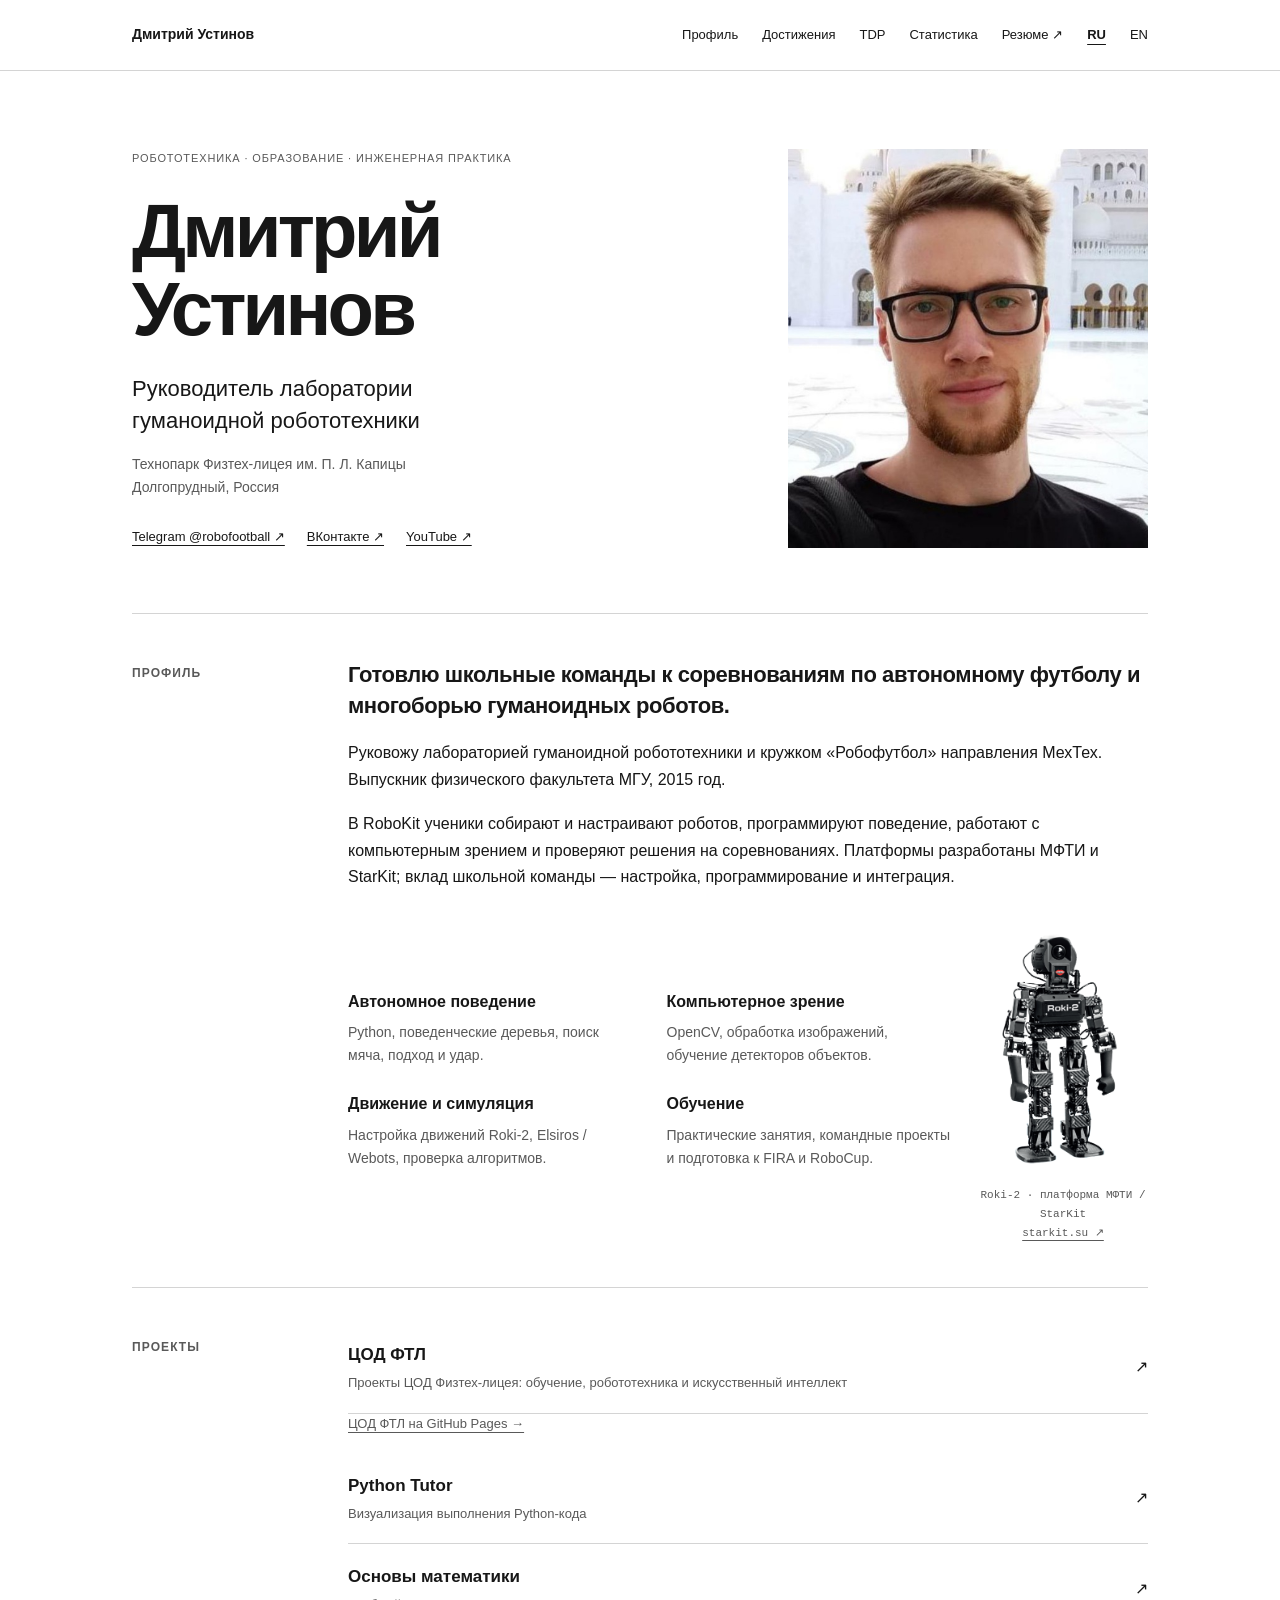
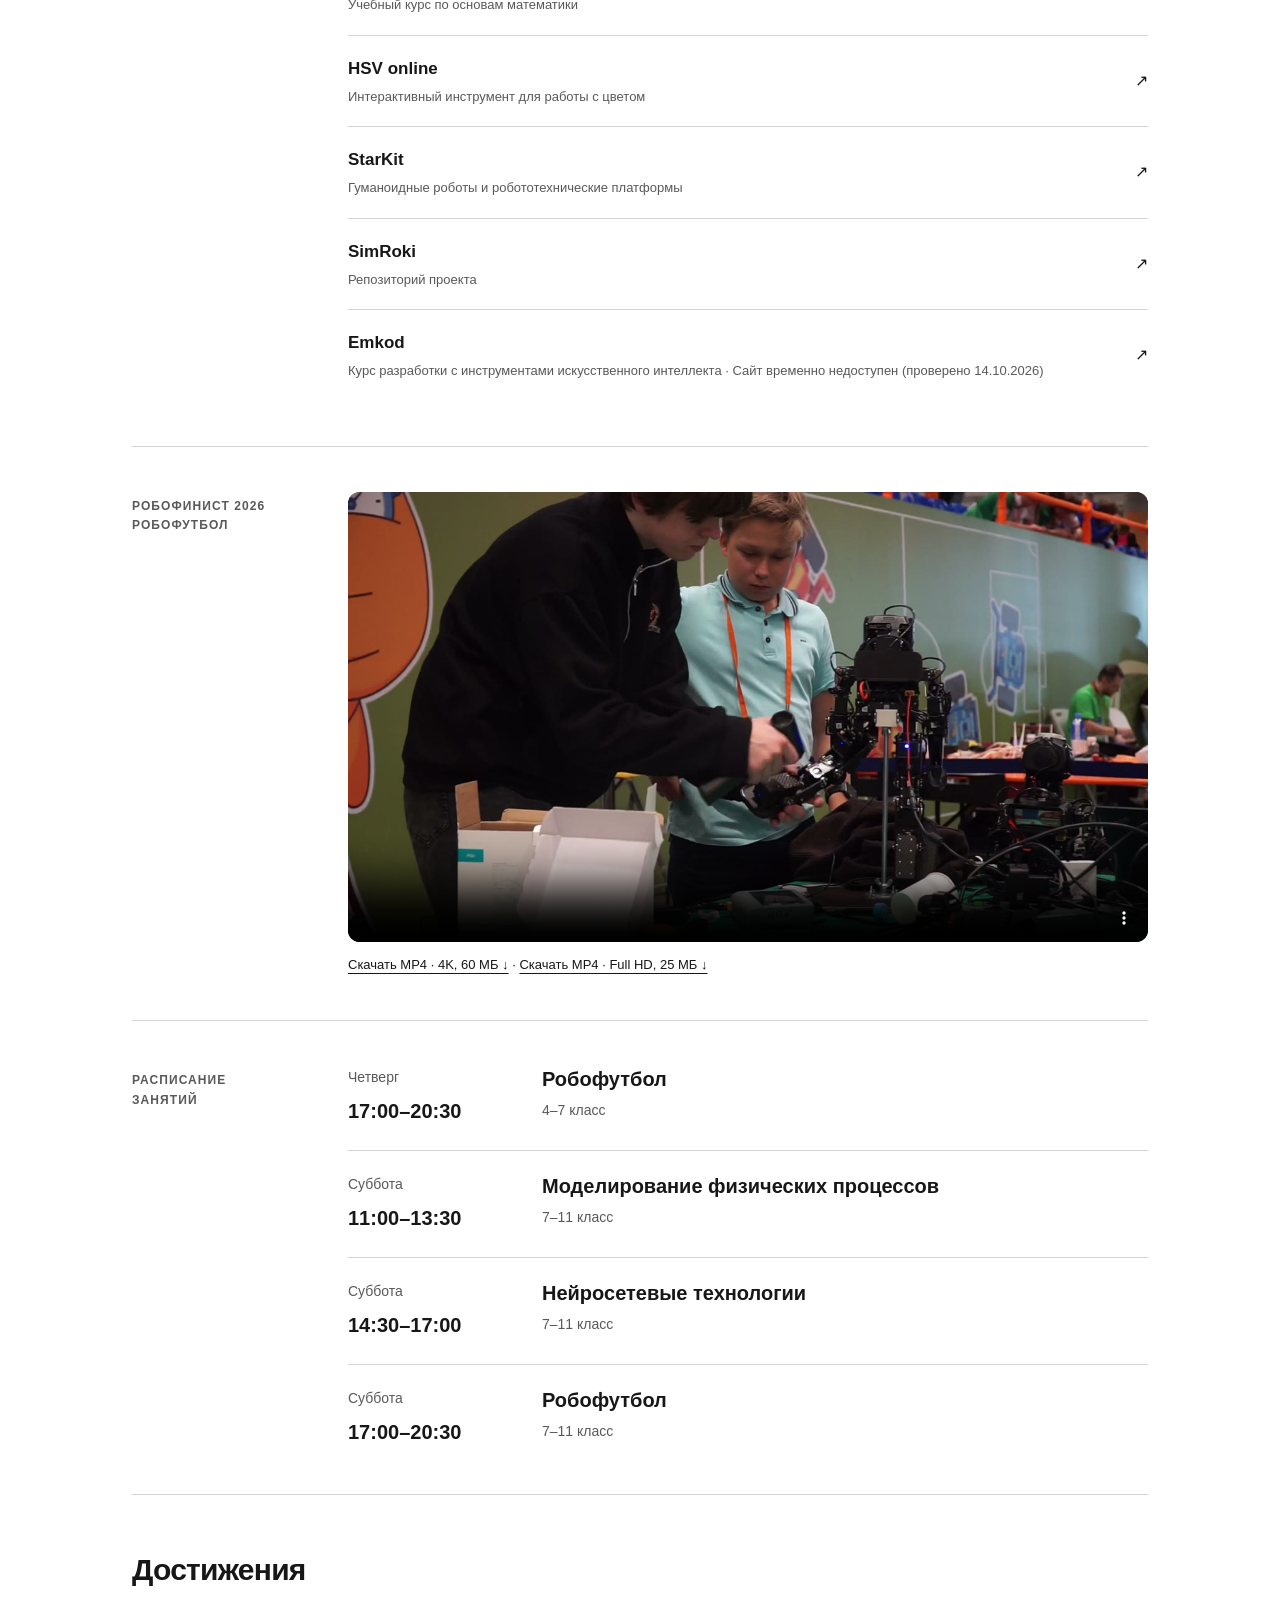
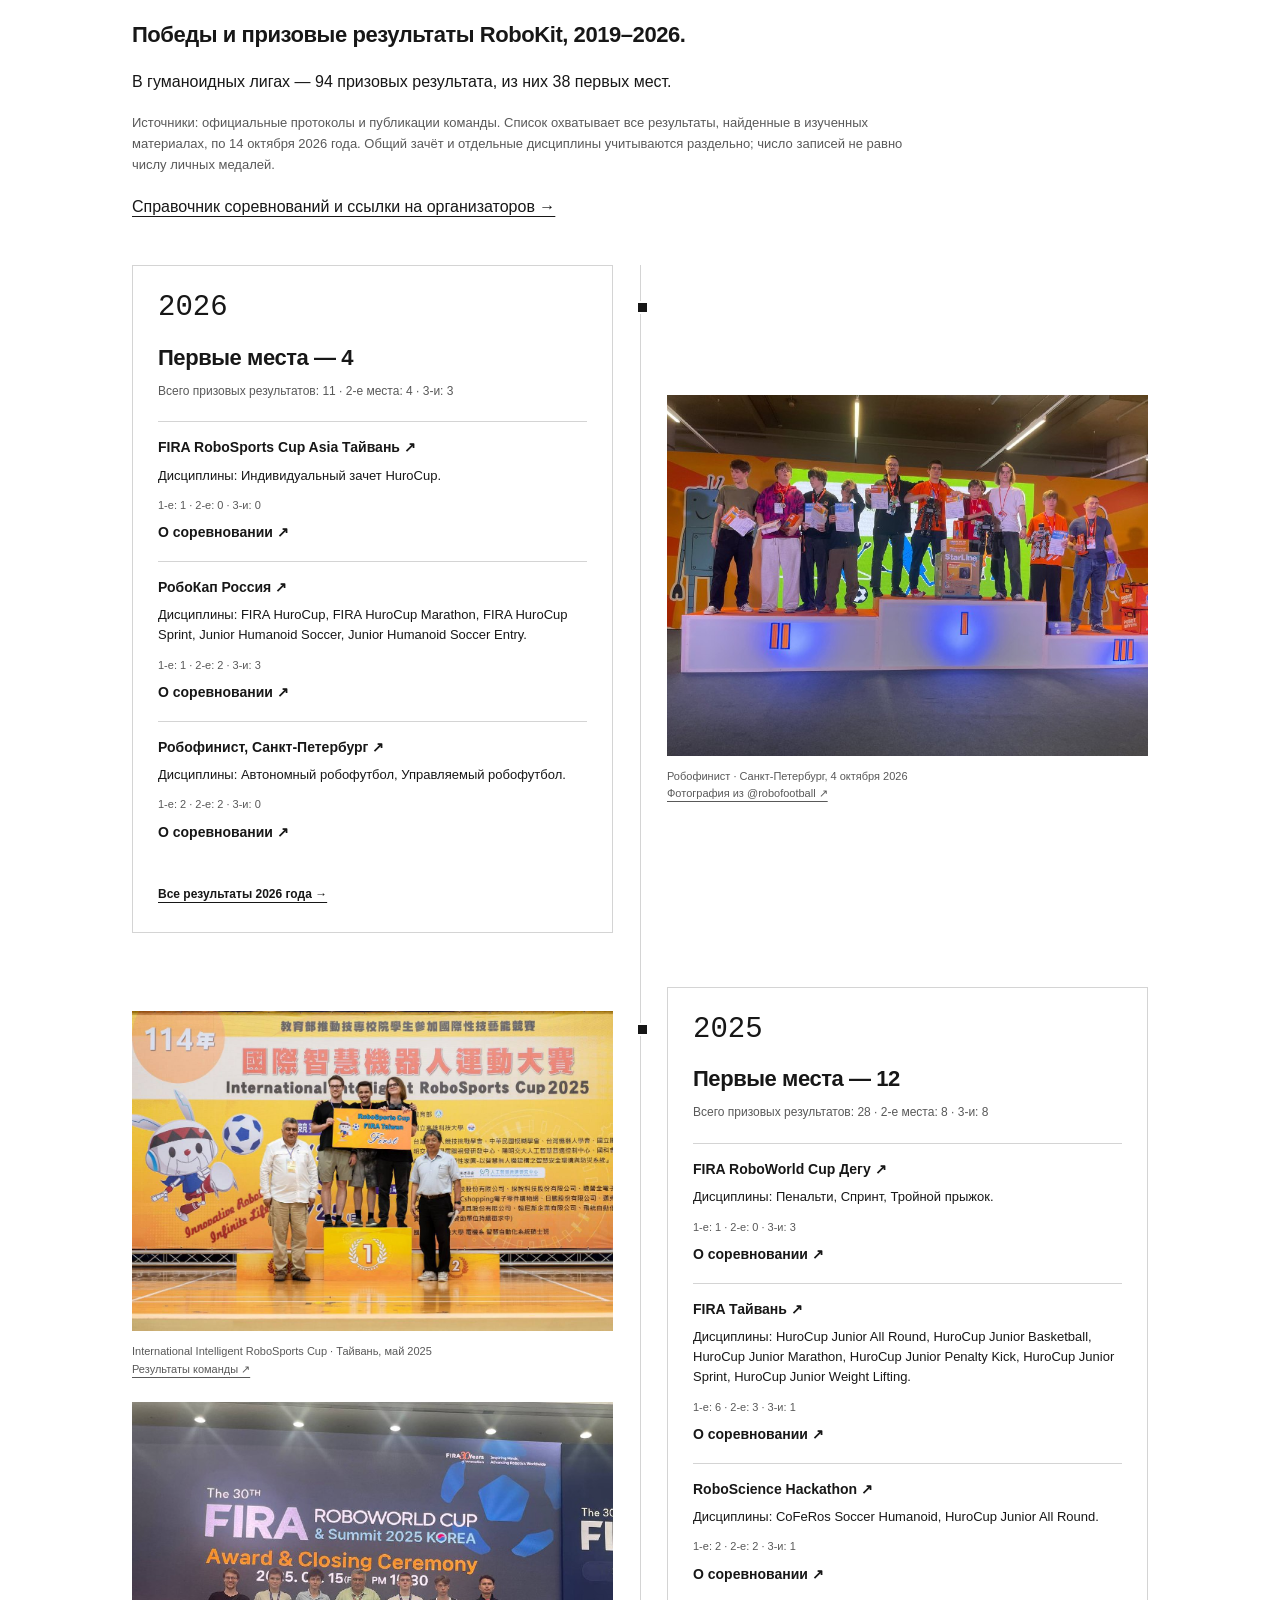
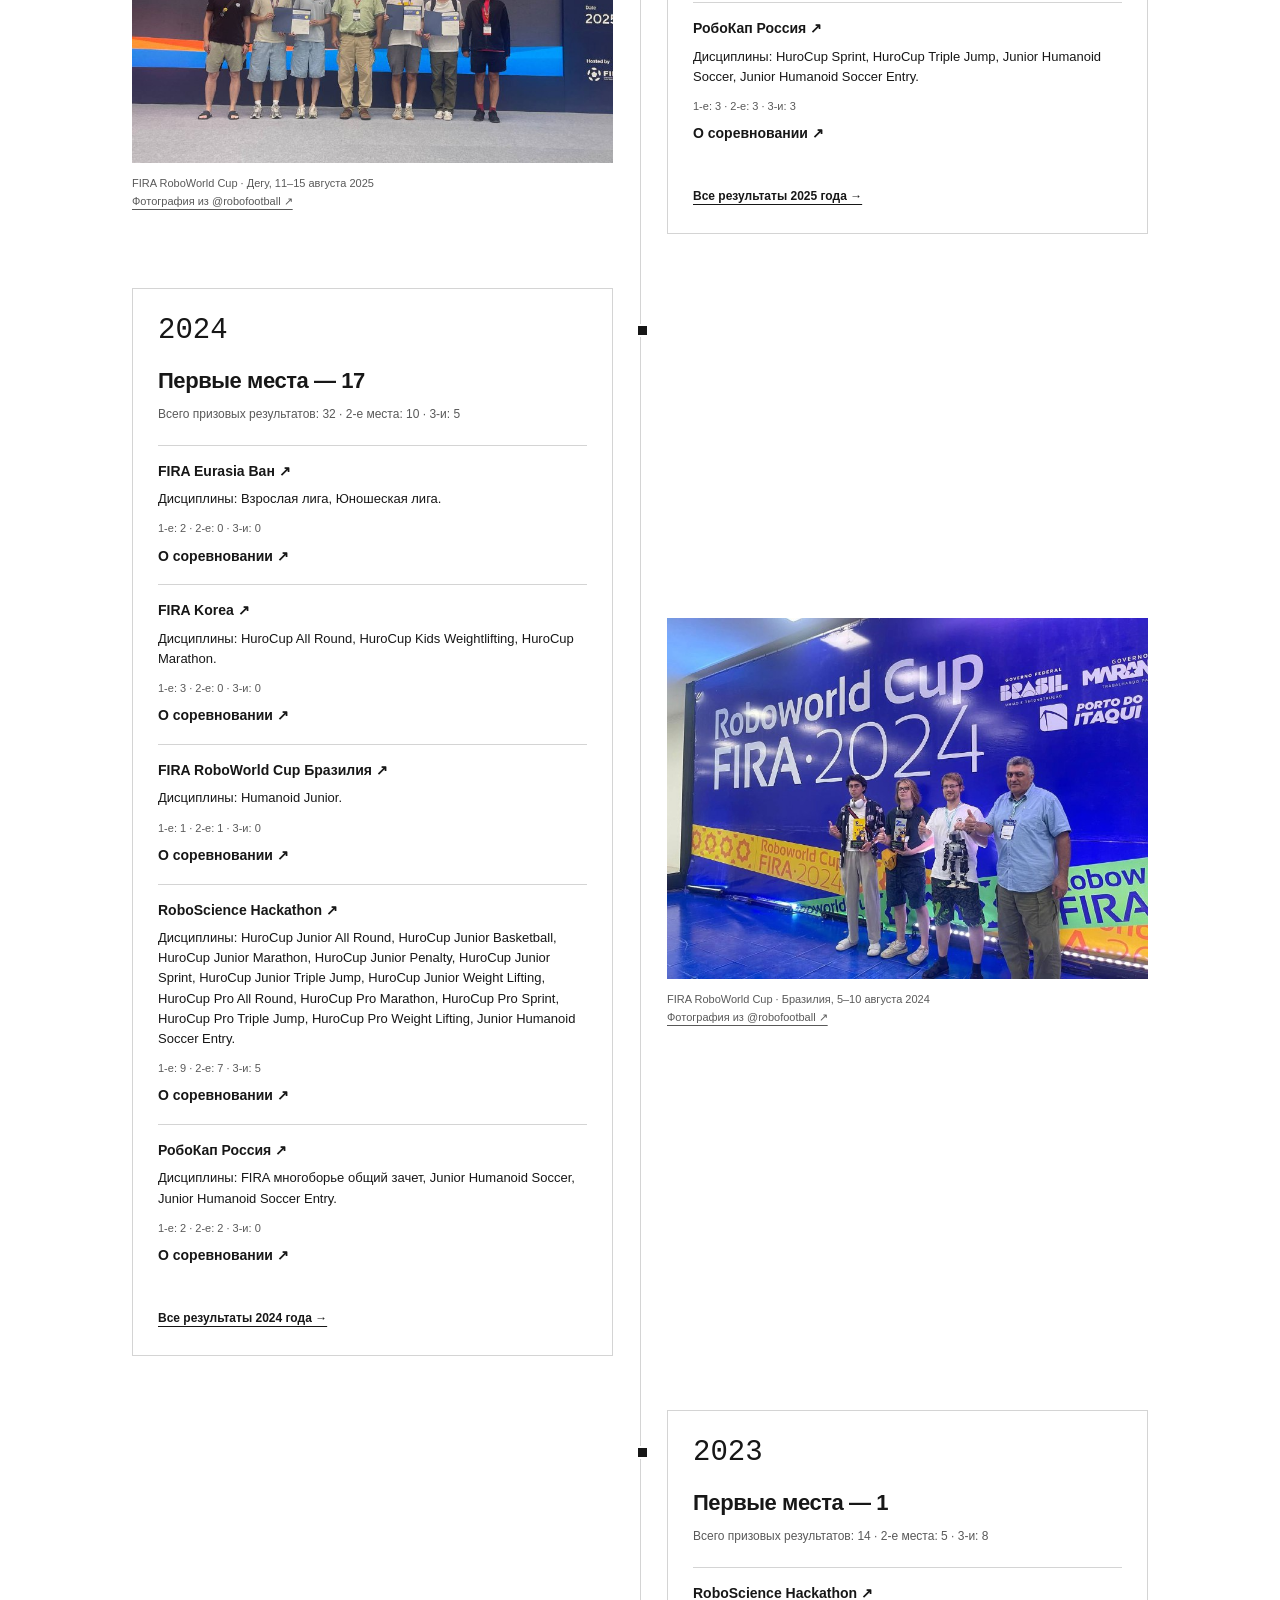
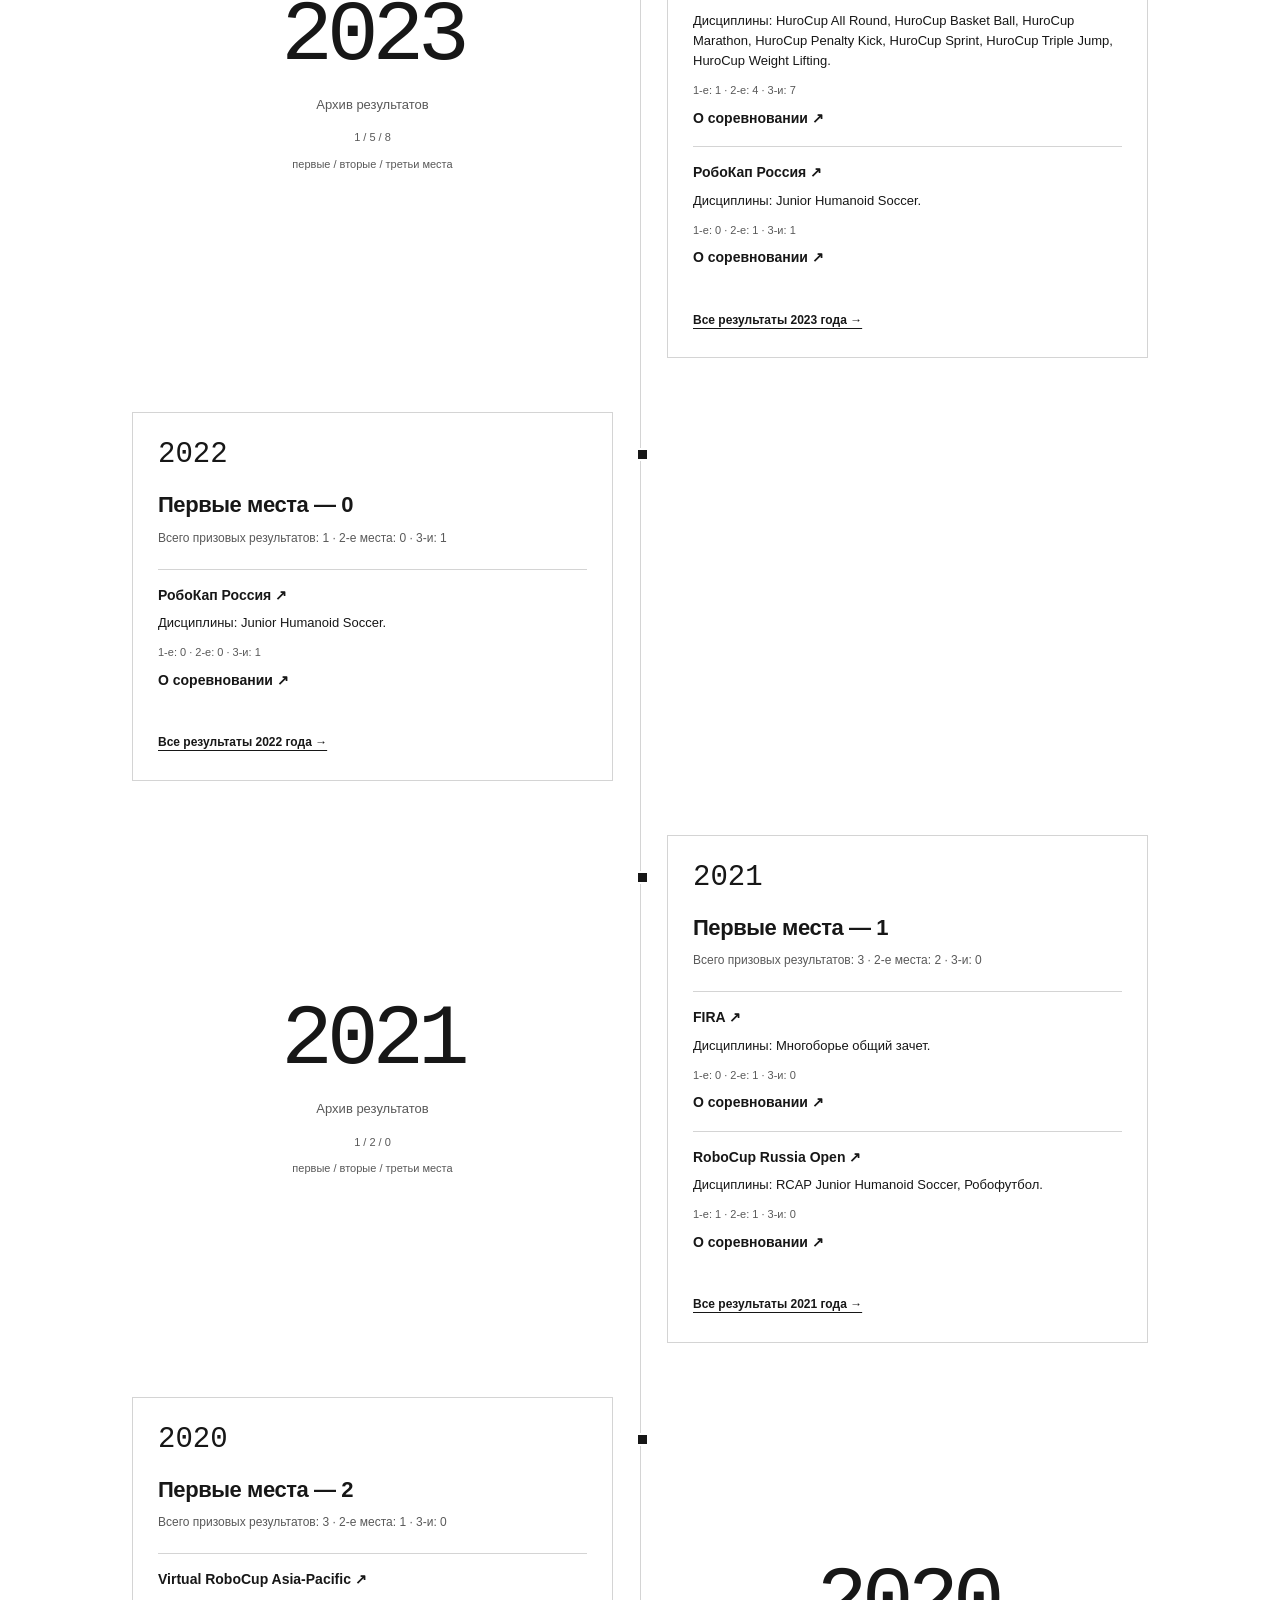
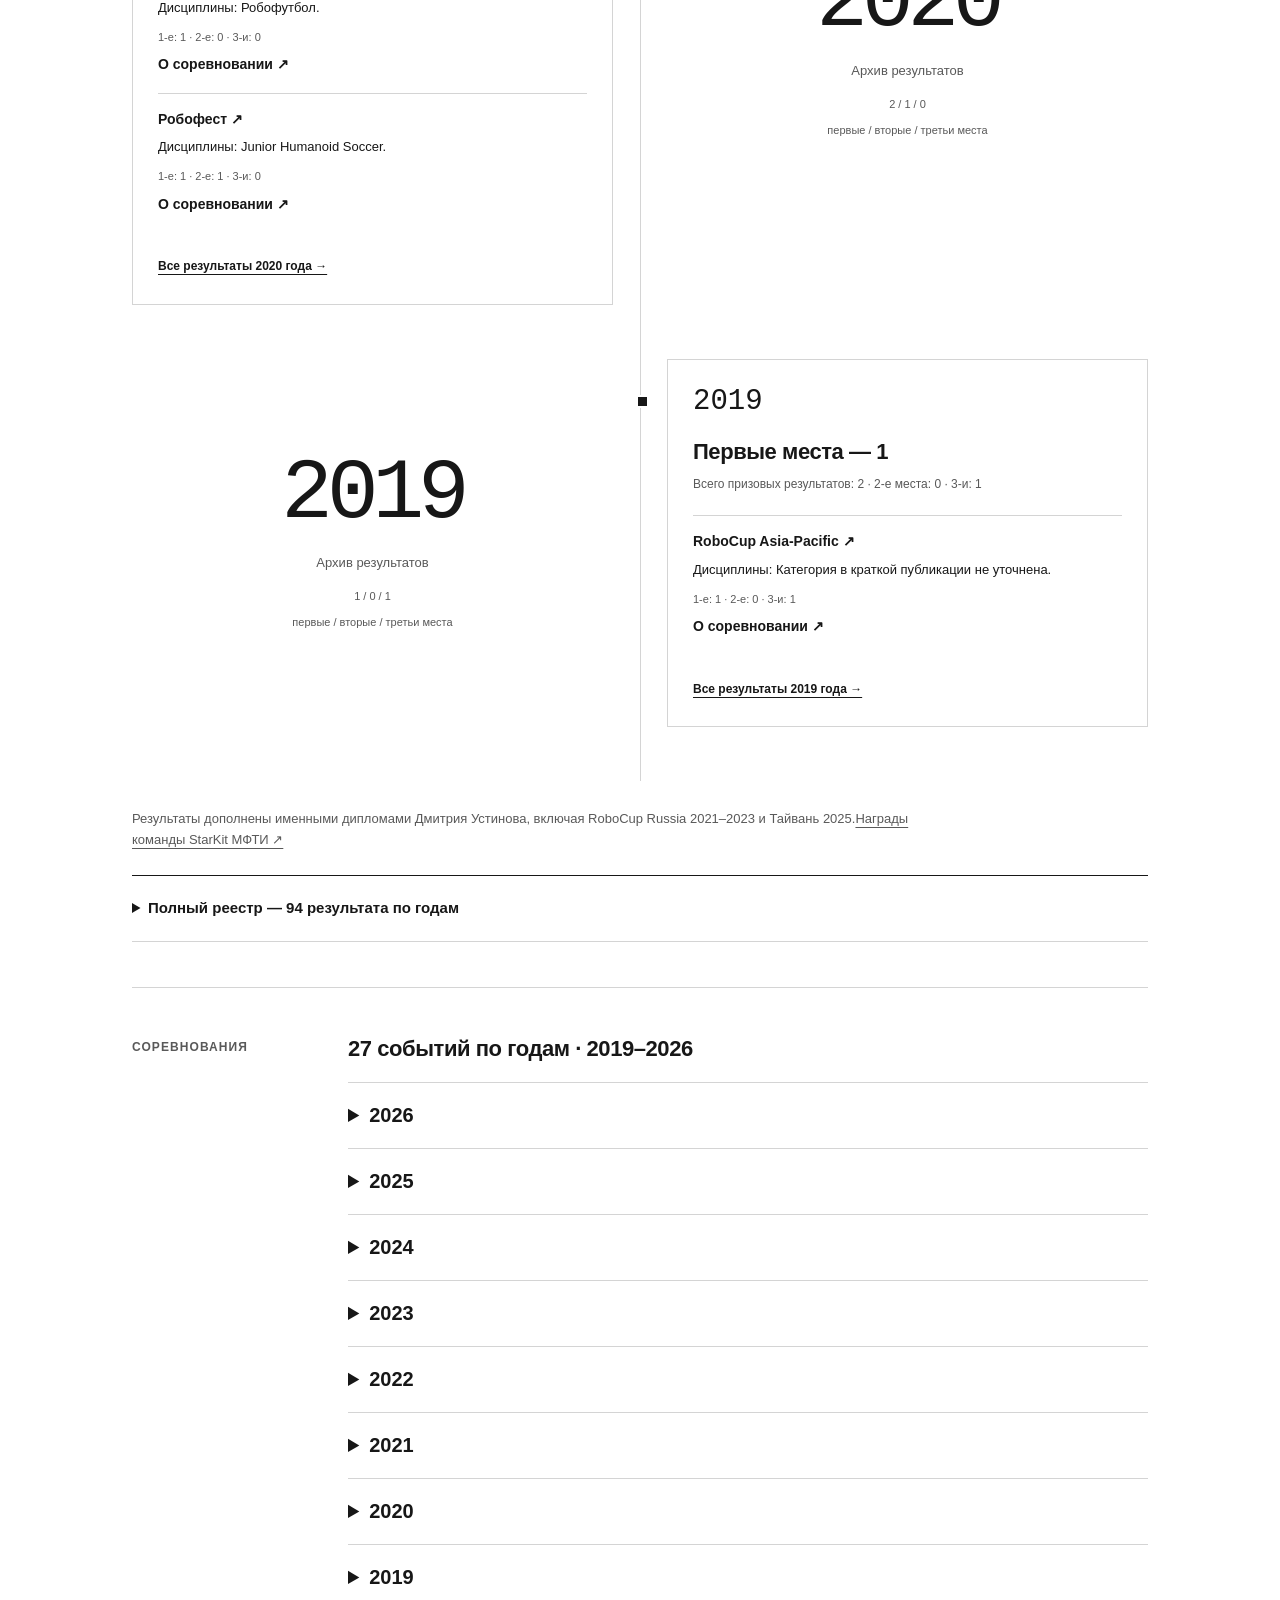
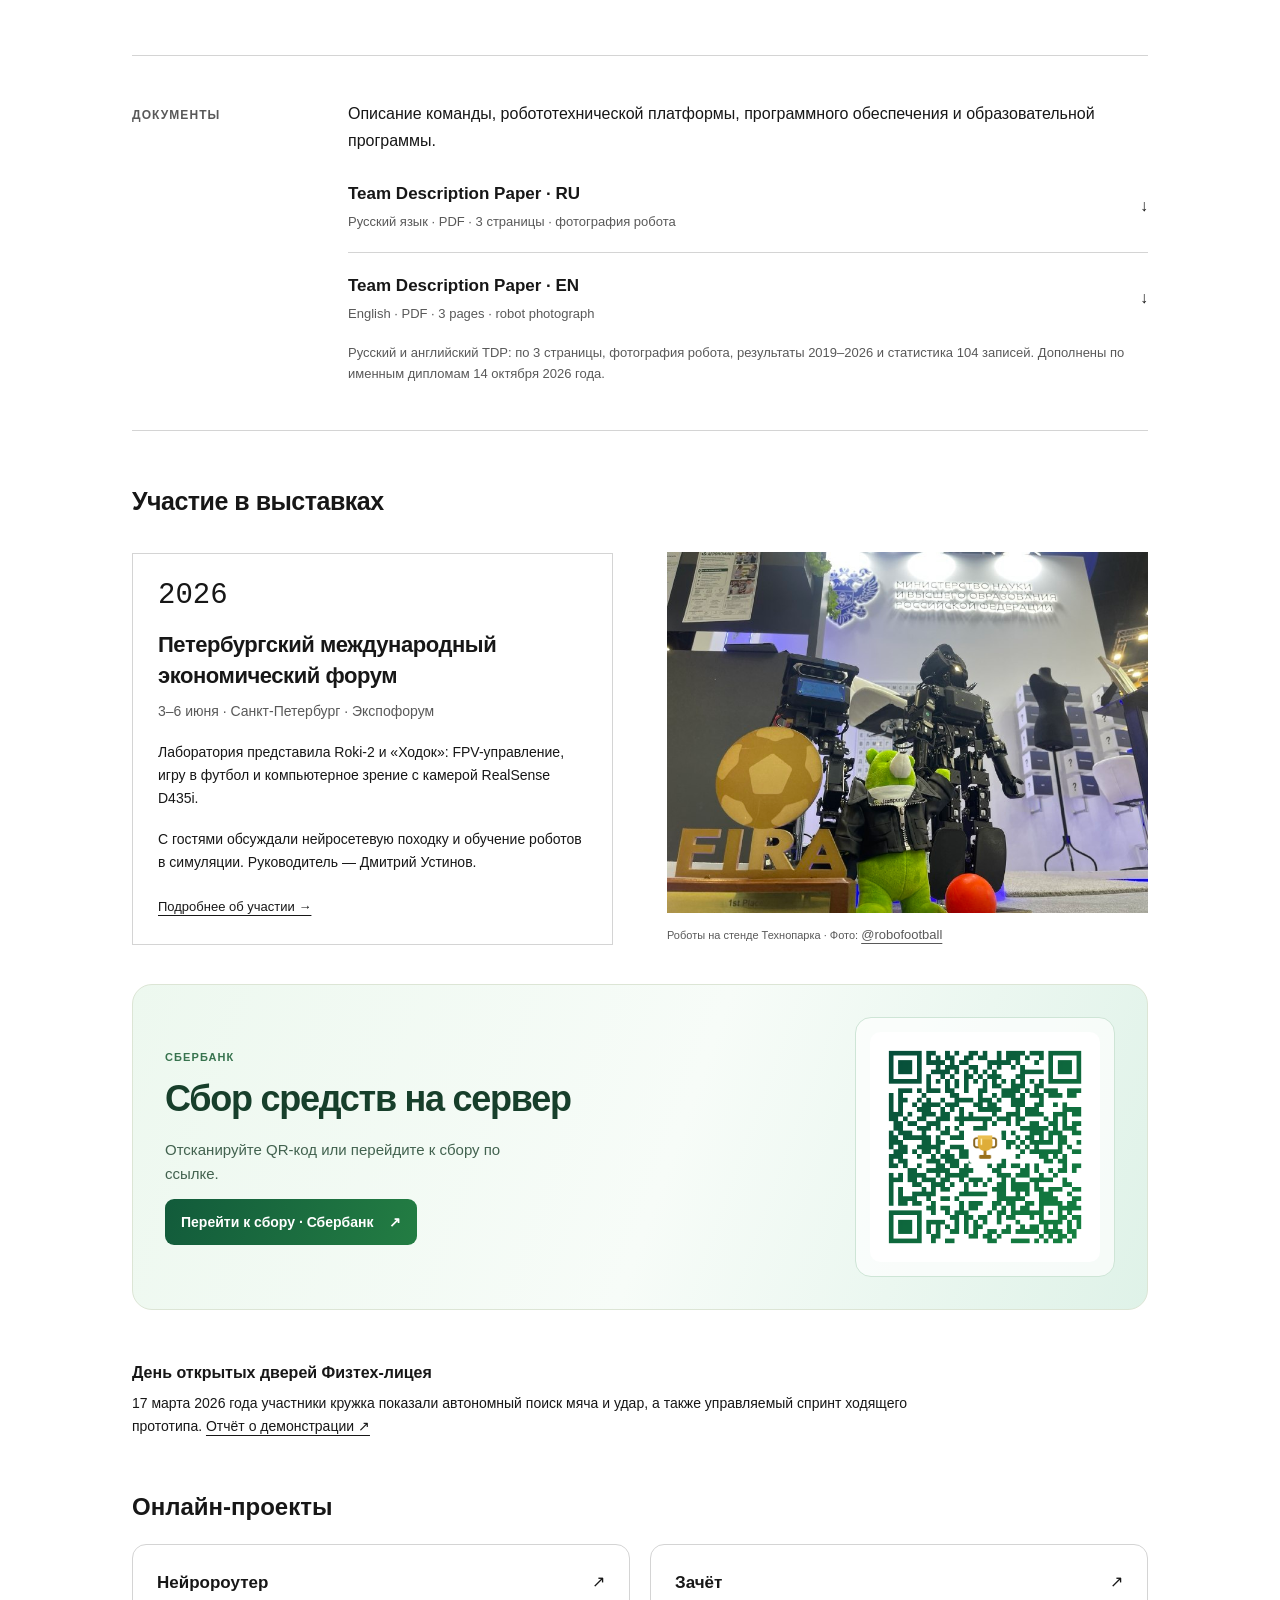
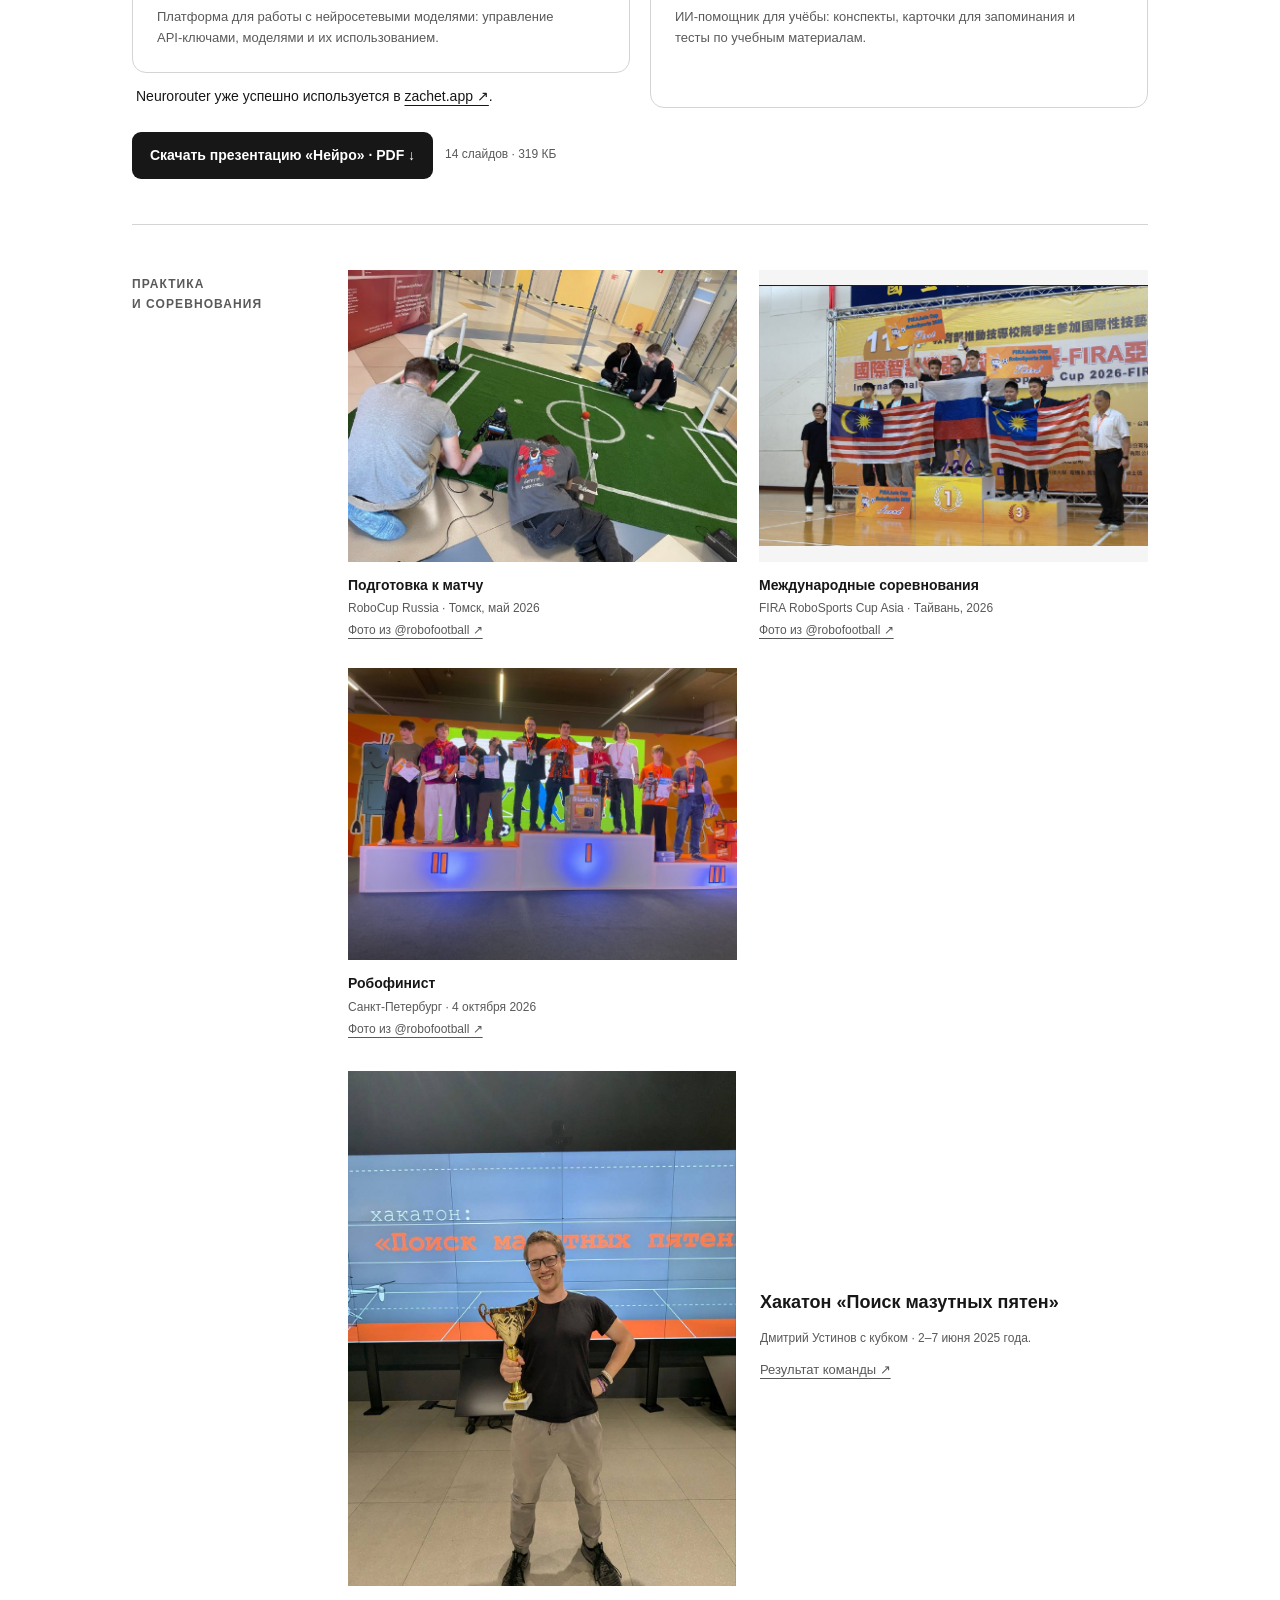
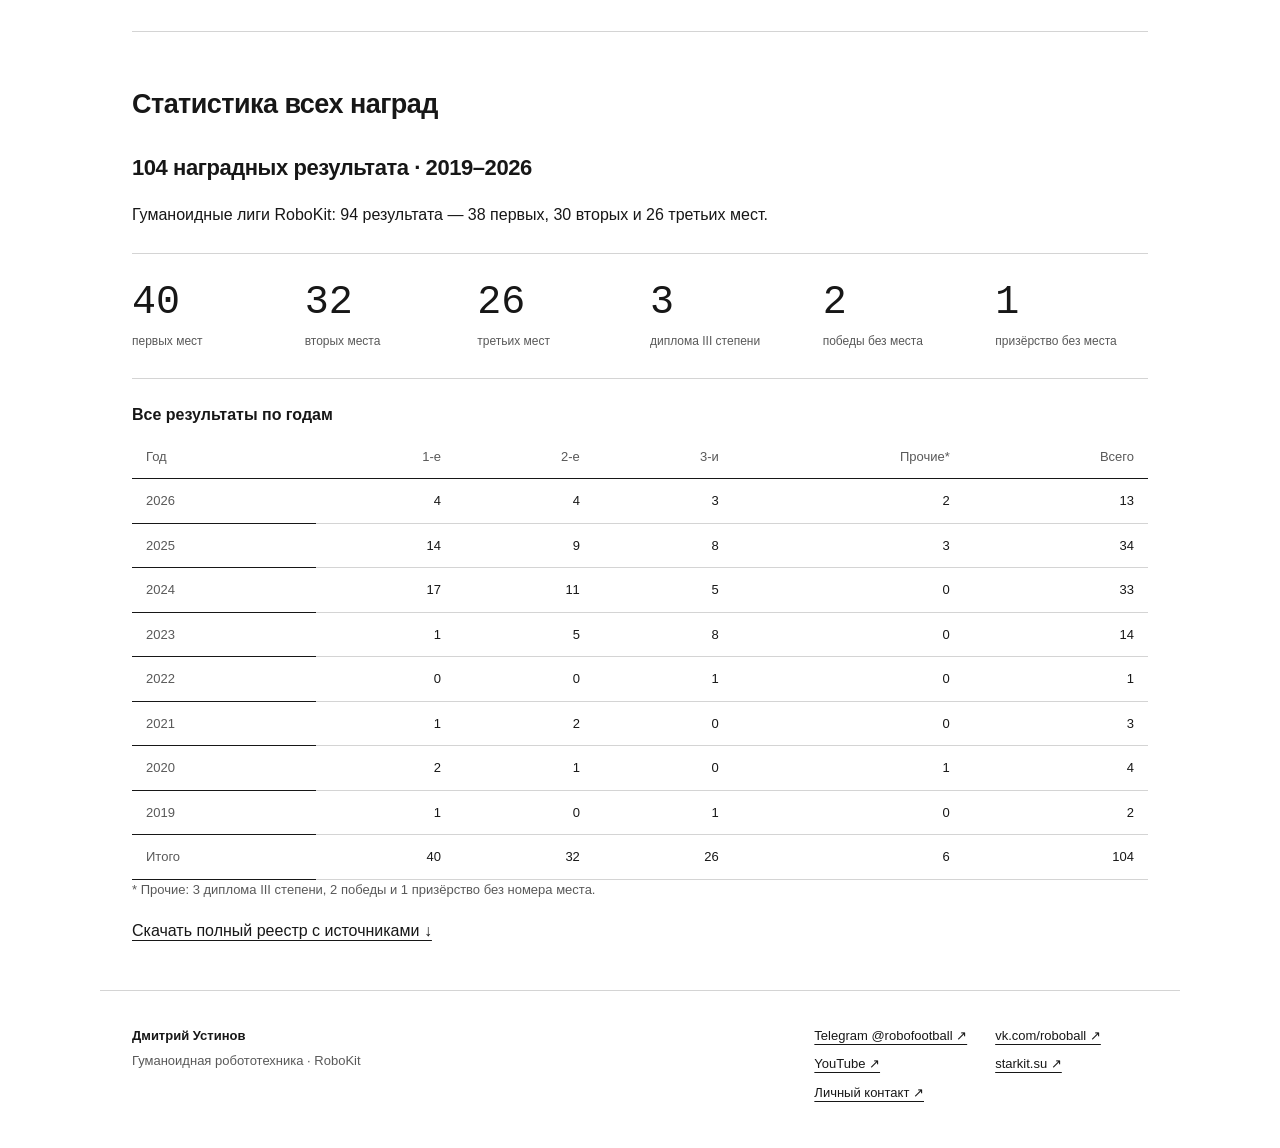
<file: index.html>
<!DOCTYPE html>
<html lang="ru">
<head>
<meta charset="utf-8">
<meta name="viewport" content="width=device-width,initial-scale=1">
<meta name="color-scheme" content="light">
<title>Дмитрий Устинов — робототехника и RoboKit</title>
<meta name="description" content="Дмитрий Устинов. Гуманоидная робототехника, команда RoboKit, результаты соревнований и Team Description Paper на русском и английском языках.">
<link rel="stylesheet" href="assets/site.css?v=20261023-schedule">
<script src="assets/site.js?v=20261014-12" defer></script>
</head>
<body>
<a class="skip" href="#main">К содержанию</a>
<header class="topbar"><div class="wrap topbar-inner">
<a class="brand" href="index.html">Дмитрий Устинов</a><nav aria-label="Основная навигация"><a href="#profile">Профиль</a><a href="#results">Достижения</a><a href="#documents">TDP</a><a href="#statistics">Статистика</a><a href="resume.html">Резюме ↗</a><a href="index.html" hreflang="ru" class="language-switch" lang="ru" aria-current="page">RU</a><a href="en.html" hreflang="en" class="language-switch" lang="en">EN</a></nav>
</div></header>
<main id="main" class="wrap"><div class="hero">
<div>
<p class="eyebrow">Робототехника · Образование · Инженерная практика</p>
<h1>Дмитрий<br>Устинов</h1>
<p class="role">Руководитель лаборатории<br>гуманоидной робототехники</p>
<p class="meta">Технопарк Физтех-лицея им. П. Л. Капицы<br>Долгопрудный, Россия</p>
<div class="hero-links">
<a href="https://t.me/robofootball">Telegram @robofootball ↗</a><a href="https://vk.com/roboball">ВКонтакте ↗</a><a href="https://www.youtube.com/@%D0%94%D0%BC%D0%B8%D1%82%D1%80%D0%B8%D0%B9%D0%A3%D1%81%D1%82%D0%B8%D0%BD%D0%BE%D0%B2-%D1%886%D1%87">YouTube ↗</a>
</div>
</div>
<figure class="portrait"><img src="assets/dmitry-ustinov.jpg" width="640" height="640" alt="Дмитрий Устинов"></figure>

</div>
<section id="profile" class="section"><h2>Профиль</h2>
<div class="section-body">
<p class="lead">Готовлю школьные команды к соревнованиям по автономному футболу и многоборью гуманоидных роботов.</p>
<p>Руковожу лабораторией гуманоидной робототехники и кружком «Робофутбол» направления МехТех. Выпускник физического факультета МГУ, 2015 год.</p>
<p>В RoboKit ученики собирают и настраивают роботов, программируют поведение, работают с компьютерным зрением и проверяют решения на соревнованиях. Платформы разработаны МФТИ и StarKit; вклад школьной команды — настройка, программирование и интеграция.</p>
<div class="profile-skills"><div class="skills">
<div>
<h3>Автономное поведение</h3>
<p>Python, поведенческие деревья, поиск мяча, подход и удар.</p>
</div>
<div>
<h3>Компьютерное зрение</h3>
<p>OpenCV, обработка изображений, обучение детекторов объектов.</p>
</div>
<div>
<h3>Движение и симуляция</h3>
<p>Настройка движений Roki-2, Elsiros / Webots, проверка алгоритмов.</p>
</div>
<div>
<h3>Обучение</h3>
<p>Практические занятия, командные проекты и подготовка к FIRA и RoboCup.</p>
</div>
</div><figure class="robot"><img src="assets/roki-2.png" width="800" height="1280" alt="Гуманоидный робот Roki-2"><figcaption>Roki-2 · платформа МФТИ / StarKit<br><a href="https://starkit.su/">starkit.su ↗</a></figcaption></figure></div>
</div></section>
<section id="projects" class="section"><h2>Проекты</h2>
<div class="section-body">
<a class="project" href="https://ftldata.duckdns.org/"><span><strong>ЦОД ФТЛ</strong><small>Проекты ЦОД Физтех-лицея: обучение, робототехника и искусственный интеллект</small></span><span aria-hidden="true">↗</span></a><p class="note"><a href="ftldata/">ЦОД ФТЛ на GitHub Pages →</a></p>
<a class="project" href="https://dimaystinov.github.io/pythontutor/"><span><strong>Python Tutor</strong><small>Визуализация выполнения Python-кода</small></span><span aria-hidden="true">↗</span></a><a class="project" href="https://dimaystinov.github.io/balance/spacemath/index.html"><span><strong>Основы математики</strong><small>Учебный курс по основам математики</small></span><span aria-hidden="true">↗</span></a><a class="project" href="hsv.html"><span><strong>HSV online</strong><small>Интерактивный инструмент для работы с цветом</small></span><span aria-hidden="true">↗</span></a><a class="project" href="https://starkit.su/"><span><strong>StarKit</strong><small>Гуманоидные роботы и робототехнические платформы</small></span><span aria-hidden="true">↗</span></a><a class="project" href="https://github.com/dimaystinov/SimRoki"><span><strong>SimRoki</strong><small>Репозиторий проекта</small></span><span aria-hidden="true">↗</span></a><a class="project" href="https://emkod.ru/"><span><strong>Emkod</strong><small>Курс разработки с инструментами искусственного интеллекта · Сайт временно недоступен (проверено 14.10.2026)</small></span><span aria-hidden="true">↗</span></a>
</div></section>
<section id="robofinist-video" class="section"><h2>Робофинист 2026<br>Робофутбол</h2>
<div class="section-body">
<div class="video-player"><video controls playsinline preload="none" poster="assets/photos/robofinist-2026-video.jpg" aria-label="Робофинист 2026 — Робофутбол">
<source src="https://github.com/dimaystinov/dimaystinov.github.io/releases/download/media-2026-10-23/IMG_3529_H265_4K.mp4" type='video/mp4; codecs="hvc1"'>
<source src="https://github.com/dimaystinov/dimaystinov.github.io/releases/download/media-2026-10-23/IMG_3529_H264_1080p.mp4" type="video/mp4">
Ваш браузер не поддерживает воспроизведение видео. Скачайте MP4 по ссылке ниже.
</video></div>
<p class="video-source"><a href="assets/videos/robofinist-2026-4k.mp4" download="Robofinist-2026-4K.mp4">Скачать MP4 · 4K, 60 МБ ↓</a> · <a href="assets/videos/robofinist-2026-fullhd.mp4" download="Robofinist-2026-FullHD.mp4">Скачать MP4 · Full HD, 25 МБ ↓</a></p>
</div></section>
<section id="class-schedule" class="section"><h2>Расписание<br>занятий</h2>
<div class="section-body"><ul class="class-schedule-list">
<li><div class="class-schedule-time"><span>Четверг</span><strong>17:00–20:30</strong></div><div><h3>Робофутбол</h3><p>4–7 класс</p></div></li>
<li><div class="class-schedule-time"><span>Суббота</span><strong>11:00–13:30</strong></div><div><h3>Моделирование физических процессов</h3><p>7–11 класс</p></div></li>
<li><div class="class-schedule-time"><span>Суббота</span><strong>14:30–17:00</strong></div><div><h3>Нейросетевые технологии</h3><p>7–11 класс</p></div></li>
<li><div class="class-schedule-time"><span>Суббота</span><strong>17:00–20:30</strong></div><div><h3>Робофутбол</h3><p>7–11 класс</p></div></li>
</ul></div></section>
<section id="results" class="section"><h2>Достижения</h2>
<div class="section-body">
<p class="lead">Победы и призовые результаты RoboKit, 2019–2026.</p>
<p>В гуманоидных лигах — 94 призовых результата, из них 38 первых мест.</p><p class="note">Источники: официальные протоколы и публикации команды. Список охватывает все результаты, найденные в изученных материалах, по 14 октября 2026 года. Общий зачёт и отдельные дисциплины учитываются раздельно; число записей не равно числу личных медалей.</p>
<p><a href="#competitions">Справочник соревнований и ссылки на организаторов →</a></p><div class="awards-timeline">
<article class="award-row" id="awards-2026"><div class="award-card"><p class="award-year">2026</p><h3>Первые места — 4</h3><p class="award-total">Всего призовых результатов: 11 · 2-е места: 4 · 3-и: 3</p><ul class="event-results"><li><a href="https://t.me/robofootball/384">FIRA RoboSports Cup Asia Тайвань ↗</a><p>Дисциплины: Индивидуальный зачет HuroCup.</p><small>1-е: 1 · 2-е: 0 · 3-и: 0</small><p class="competition-link"><a href="https://www.dooogrobotics.com/register">О соревновании ↗</a></p></li><li><a href="https://storage.tusur.ru/files/189255/35341.pdf">РобоКап Россия ↗</a><p>Дисциплины: FIRA HuroCup, FIRA HuroCup Marathon, FIRA HuroCup Sprint, Junior Humanoid Soccer, Junior Humanoid Soccer Entry.</p><small>1-е: 1 · 2-е: 2 · 3-и: 3</small><p class="competition-link"><a href="https://robocuprussiaopen.ru/events/russiaopen/2026/">О соревновании ↗</a></p></li><li><a href="https://t.me/robofootball/398">Робофинист, Санкт-Петербург ↗</a><p>Дисциплины: Автономный робофутбол, Управляемый робофутбол.</p><small>1-е: 2 · 2-е: 2 · 3-и: 0</small><p class="competition-link"><a href="https://robofinist.ru/event/info/pages/id/1600">О соревновании ↗</a></p></li></ul><a href="#full-register" class="year-detail" data-year="2026">Все результаты 2026 года →</a></div><figure class="award-image"><a href="https://t.me/robofootball/398"><img src="assets/photos/robofinist-2026.jpg" width="800" height="600" loading="lazy" alt="Робофинист · Санкт-Петербург, 4 октября 2026 — участники с наградами"></a><figcaption>Робофинист · Санкт-Петербург, 4 октября 2026<br><a href="https://t.me/robofootball/398">Фотография из @robofootball ↗</a></figcaption></figure></article><article class="award-row" id="awards-2025"><div class="award-card"><p class="award-year">2025</p><h3>Первые места — 12</h3><p class="award-total">Всего призовых результатов: 28 · 2-е места: 8 · 3-и: 8</p><ul class="event-results"><li><a href="https://t.me/robofootball/300">FIRA RoboWorld Cup Дегу ↗</a><p>Дисциплины: Пенальти, Спринт, Тройной прыжок.</p><small>1-е: 1 · 2-е: 0 · 3-и: 3</small><p class="competition-link"><a href="https://2025.firaworldcup.org/">О соревновании ↗</a></p></li><li><a href="https://t.me/robofootball/246">FIRA Тайвань ↗</a><p>Дисциплины: HuroCup Junior All Round, HuroCup Junior Basketball, HuroCup Junior Marathon, HuroCup Junior Penalty Kick, HuroCup Junior Sprint, HuroCup Junior Weight Lifting.</p><small>1-е: 6 · 2-е: 3 · 3-и: 1</small><p class="competition-link"><a href="https://events.tku.edu.tw/eFocusDetail.cshtml?sn=2950">О соревновании ↗</a></p></li><li><a href="https://coferos.org/roboscience-hackathon-2024-2/">RoboScience Hackathon ↗</a><p>Дисциплины: CoFeRos Soccer Humanoid, HuroCup Junior All Round.</p><small>1-е: 2 · 2-е: 2 · 3-и: 1</small><p class="competition-link"><a href="https://coferos.org/roboscience-hackathon-2024-2/">О соревновании ↗</a></p></li><li><a href="https://storage.tusur.ru/files/180564/2025.pdf">РобоКап Россия ↗</a><p>Дисциплины: HuroCup Sprint, HuroCup Triple Jump, Junior Humanoid Soccer, Junior Humanoid Soccer Entry.</p><small>1-е: 3 · 2-е: 3 · 3-и: 3</small><p class="competition-link"><a href="https://robocuprussiaopen.ru/events/russiaopen/2025/">О соревновании ↗</a></p></li></ul><a href="#full-register" class="year-detail" data-year="2025">Все результаты 2025 года →</a></div><div class="award-photo-stack"><figure class="award-image"><a href="assets/photos/fira-taiwan-2025.jpg"><img src="assets/photos/fira-taiwan-2025.jpg" width="1280" height="853" loading="lazy" alt="Дмитрий Устинов с командой на первой ступени пьедестала International Intelligent RoboSports Cup 2025 в Тайване"></a><figcaption>International Intelligent RoboSports Cup · Тайвань, май 2025<br><a href="https://t.me/robofootball/246">Результаты команды ↗</a></figcaption></figure><figure class="award-image"><a href="https://t.me/robofootball/300"><img src="assets/photos/fira-korea-2025.jpg" width="800" height="600" loading="lazy" alt="FIRA RoboWorld Cup · Дегу, 11–15 августа 2025 — участники с наградами"></a><figcaption>FIRA RoboWorld Cup · Дегу, 11–15 августа 2025<br><a href="https://t.me/robofootball/300">Фотография из @robofootball ↗</a></figcaption></figure></div></article><article class="award-row" id="awards-2024"><div class="award-card"><p class="award-year">2024</p><h3>Первые места — 17</h3><p class="award-total">Всего призовых результатов: 32 · 2-е места: 10 · 3-и: 5</p><ul class="event-results"><li><a href="https://t.me/robofootball/155">FIRA Eurasia Ван ↗</a><p>Дисциплины: Взрослая лига, Юношеская лига.</p><small>1-е: 2 · 2-е: 0 · 3-и: 0</small><p class="competition-link"><a href="https://firaworldcup.org/">О соревновании ↗</a></p></li><li><a href="https://t.me/robofootball/124">FIRA Korea ↗</a><p>Дисциплины: HuroCup All Round, HuroCup Kids Weightlifting, HuroCup Marathon.</p><small>1-е: 3 · 2-е: 0 · 3-и: 0</small><p class="competition-link"><a href="https://firaworldcup.org/">О соревновании ↗</a></p></li><li><a href="https://t.me/robofootball/89">FIRA RoboWorld Cup Бразилия ↗</a><p>Дисциплины: Humanoid Junior.</p><small>1-е: 1 · 2-е: 1 · 3-и: 0</small><p class="competition-link"><a href="https://firaworldcup.org/">О соревновании ↗</a></p></li><li><a href="https://www.firarussia.ru/rsh2024_eng">RoboScience Hackathon ↗</a><p>Дисциплины: HuroCup Junior All Round, HuroCup Junior Basketball, HuroCup Junior Marathon, HuroCup Junior Penalty, HuroCup Junior Sprint, HuroCup Junior Triple Jump, HuroCup Junior Weight Lifting, HuroCup Pro All Round, HuroCup Pro Marathon, HuroCup Pro Sprint, HuroCup Pro Triple Jump, HuroCup Pro Weight Lifting, Junior Humanoid Soccer Entry.</p><small>1-е: 9 · 2-е: 7 · 3-и: 5</small><p class="competition-link"><a href="https://www.firarussia.ru/rsh2024_eng">О соревновании ↗</a></p></li><li><a href="https://t.me/robofootball/109">РобоКап Россия ↗</a><p>Дисциплины: FIRA многоборье общий зачет, Junior Humanoid Soccer, Junior Humanoid Soccer Entry.</p><small>1-е: 2 · 2-е: 2 · 3-и: 0</small><p class="competition-link"><a href="https://robocuprussiaopen.ru/events/">О соревновании ↗</a></p></li></ul><a href="#full-register" class="year-detail" data-year="2024">Все результаты 2024 года →</a></div><figure class="award-image"><a href="https://t.me/robofootball/89"><img src="assets/photos/fira-brazil-2024.jpg" width="800" height="600" loading="lazy" alt="FIRA RoboWorld Cup · Бразилия, 5–10 августа 2024 — участники с наградами"></a><figcaption>FIRA RoboWorld Cup · Бразилия, 5–10 августа 2024<br><a href="https://t.me/robofootball/89">Фотография из @robofootball ↗</a></figcaption></figure></article><article class="award-row" id="awards-2023"><div class="award-card"><p class="award-year">2023</p><h3>Первые места — 1</h3><p class="award-total">Всего призовых результатов: 14 · 2-е места: 5 · 3-и: 8</p><ul class="event-results"><li><a href="https://www.firarussia.ru/rsh2023">RoboScience Hackathon ↗</a><p>Дисциплины: HuroCup All Round, HuroCup Basket Ball, HuroCup Marathon, HuroCup Penalty Kick, HuroCup Sprint, HuroCup Triple Jump, HuroCup Weight Lifting.</p><small>1-е: 1 · 2-е: 4 · 3-и: 7</small><p class="competition-link"><a href="https://www.firarussia.ru/rsh2023">О соревновании ↗</a></p></li><li><a href="https://dimaystinov.github.io/docs/personal-awards.html#diploma-32">РобоКап Россия ↗</a><p>Дисциплины: Junior Humanoid Soccer.</p><small>1-е: 0 · 2-е: 1 · 3-и: 1</small><p class="competition-link"><a href="https://dimaystinov.github.io/docs/personal-awards.html#diploma-32">О соревновании ↗</a></p></li></ul><a href="#full-register" class="year-detail" data-year="2023">Все результаты 2023 года →</a></div><div class="archive-year" aria-hidden="true">
<span>2023</span><p>Архив результатов</p>
<small>1 / 5 / 8<br>первые / вторые / третьи места</small>
</div></article><article id="awards-2022" class="award-row"><div class="award-card"><p class="award-year">2022</p><h3>Первые места — 0</h3><p class="award-total">Всего призовых результатов: 1 · 2-е места: 0 · 3-и: 1</p><ul class="event-results"><li><a href="https://dimaystinov.github.io/docs/personal-awards.html#diploma-28">РобоКап Россия ↗</a><p>Дисциплины: Junior Humanoid Soccer.</p><small>1-е: 0 · 2-е: 0 · 3-и: 1</small><p class="competition-link"><a href="https://dimaystinov.github.io/docs/personal-awards.html#diploma-28">О соревновании ↗</a></p></li></ul><a href="#full-register" class="year-detail" data-year="2022">Все результаты 2022 года →</a></div></article><article class="award-row" id="awards-2021"><div class="award-card"><p class="award-year">2021</p><h3>Первые места — 1</h3><p class="award-total">Всего призовых результатов: 3 · 2-е места: 2 · 3-и: 0</p><ul class="event-results"><li><a href="https://robokit.su/">FIRA ↗</a><p>Дисциплины: Многоборье общий зачет.</p><small>1-е: 0 · 2-е: 1 · 3-и: 0</small><p class="competition-link"><a href="https://firaworldcup.org/news/fira-simulcup-2021-call-for-participation/">О соревновании ↗</a></p></li><li><a href="https://dimaystinov.github.io/docs/personal-awards.html#diploma-30">RoboCup Russia Open ↗</a><p>Дисциплины: RCAP Junior Humanoid Soccer, Робофутбол.</p><small>1-е: 1 · 2-е: 1 · 3-и: 0</small><p class="competition-link"><a href="https://robocuprussiaopen.ru/events/russiaopen/2021/results.html">О соревновании ↗</a></p></li></ul><a href="#full-register" class="year-detail" data-year="2021">Все результаты 2021 года →</a></div><div class="archive-year" aria-hidden="true">
<span>2021</span><p>Архив результатов</p>
<small>1 / 2 / 0<br>первые / вторые / третьи места</small>
</div></article><article class="award-row" id="awards-2020"><div class="award-card"><p class="award-year">2020</p><h3>Первые места — 2</h3><p class="award-total">Всего призовых результатов: 3 · 2-е места: 1 · 3-и: 0</p><ul class="event-results"><li><a href="https://robokit.su/">Virtual RoboCup Asia-Pacific ↗</a><p>Дисциплины: Робофутбол.</p><small>1-е: 1 · 2-е: 0 · 3-и: 0</small><p class="competition-link"><a href="https://lists.robocup.org/archives/list/rc-work%40lists.robocup.org/message/55JGI3QKH75Q3P2PELCK3UBLY6GTFWEI/">О соревновании ↗</a></p></li><li><a href="https://robokit.su/2020/11/01/%D1%80%D0%BE%D0%B1%D0%BE%D1%84%D0%B5%D1%81%D1%82-2020/">Робофест ↗</a><p>Дисциплины: Junior Humanoid Soccer.</p><small>1-е: 1 · 2-е: 1 · 3-и: 0</small><p class="competition-link"><a href="https://robokit.su/2020/11/01/%D1%80%D0%BE%D0%B1%D0%BE%D1%84%D0%B5%D1%81%D1%82-2020/">О соревновании ↗</a></p></li></ul><a href="#full-register" class="year-detail" data-year="2020">Все результаты 2020 года →</a></div><div class="archive-year" aria-hidden="true">
<span>2020</span><p>Архив результатов</p>
<small>2 / 1 / 0<br>первые / вторые / третьи места</small>
</div></article><article class="award-row" id="awards-2019"><div class="award-card"><p class="award-year">2019</p><h3>Первые места — 1</h3><p class="award-total">Всего призовых результатов: 2 · 2-е места: 0 · 3-и: 1</p><ul class="event-results"><li><a href="https://robokit.su/">RoboCup Asia-Pacific ↗</a><p>Дисциплины: Категория в краткой публикации не уточнена.</p><small>1-е: 1 · 2-е: 0 · 3-и: 1</small><p class="competition-link"><a href="https://www.robocup.or.jp/news/entry-74.html">О соревновании ↗</a></p></li></ul><a href="#full-register" class="year-detail" data-year="2019">Все результаты 2019 года →</a></div><div class="archive-year" aria-hidden="true">
<span>2019</span><p>Архив результатов</p>
<small>1 / 0 / 1<br>первые / вторые / третьи места</small>
</div></article>
</div>
<p class="note">Результаты дополнены именными дипломами Дмитрия Устинова, включая RoboCup Russia 2021–2023 и Тайвань 2025.<a href="https://starkit.su/achievements/">Награды команды StarKit МФТИ ↗</a></p>
<details class="full-register" id="full-register"><summary>Полный реестр — 94 результата по годам</summary><form class="filters" role="search">
<label>Год<select id="year"><option value="all">Все годы</option><option>2026</option><option>2025</option><option>2024</option><option>2023</option><option>2022</option><option>2021</option><option>2020</option><option>2019</option></select></label><label>Результат<select id="place"><option value="all">Все места</option>
<option value="1">Только победы</option>
<option value="2">2-е места</option>
<option value="3">3-и места</option></select></label><label class="search">Поиск<input id="search" type="search" placeholder="Турнир, дисциплина, команда"></label><button type="reset">Сбросить</button>
</form>
<p class="count" id="count" aria-live="polite"></p>
<p id="empty" hidden>По вашему запросу результатов нет. Измените фильтры или сбросьте поиск.</p>
<div id="registry"><div class="year-group" data-year="2026"><h3 class="year-title">2026</h3><div class="table-wrap" tabindex="0"><table><thead><tr><th>Место</th><th>Турнир и дисциплина</th><th>Команда и источник</th></tr></thead><tbody><tr data-place="1"><td class="place">1</td><td><strong>FIRA RoboSports Cup Asia Тайвань</strong><span>Индивидуальный зачет HuroCup</span></td><td>Фёдор Девятов и Илья Борисов<small><a href="https://t.me/robofootball/384">Публикация команды</a></small></td></tr><tr data-place="3"><td class="place">3</td><td><strong>РобоКап Россия</strong><span>FIRA HuroCup</span></td><td>Робокит В — Алексей Ягубов<small><a href="https://storage.tusur.ru/files/189255/35341.pdf">Итоговый протокол РобоКап Россия 2026 — страницы 5 и 6</a> · <a href="https://t.me/robofootball/382">Публикация команды</a></small></td></tr><tr data-place="2"><td class="place">2</td><td><strong>РобоКап Россия</strong><span>FIRA HuroCup Marathon</span></td><td>Робокит В — Алексей Ягубов<small><a href="https://storage.tusur.ru/files/189255/35341.pdf">Итоговый протокол РобоКап Россия 2026 — страницы 5 и 6</a> · <a href="https://t.me/robofootball/382">Публикация команды</a></small></td></tr><tr data-place="3"><td class="place">3</td><td><strong>РобоКап Россия</strong><span>FIRA HuroCup Sprint</span></td><td>Робокит Д — Иван Рубцов<small><a href="https://storage.tusur.ru/files/189255/35341.pdf">Итоговый протокол РобоКап Россия 2026 — страницы 5 и 6</a> · <a href="https://t.me/robofootball/382">Публикация команды</a></small></td></tr><tr data-place="1"><td class="place">1</td><td><strong>РобоКап Россия</strong><span>Junior Humanoid Soccer</span></td><td>Робокит Б — Иван Рубцов, Степан Якимов<small><a href="https://storage.tusur.ru/files/189255/35341.pdf">Итоговый протокол РобоКап Россия 2026 — страницы 5 и 6</a> · <a href="https://t.me/robofootball/382">Публикация команды</a></small></td></tr><tr data-place="2"><td class="place">2</td><td><strong>РобоКап Россия</strong><span>Junior Humanoid Soccer</span></td><td>Робокит А — Алексей Ягубов, Фёдор Девятов<small><a href="https://storage.tusur.ru/files/189255/35341.pdf">Итоговый протокол РобоКап Россия 2026 — страницы 5 и 6</a> · <a href="https://t.me/robofootball/382">Публикация команды</a></small></td></tr><tr data-place="3"><td class="place">3</td><td><strong>РобоКап Россия</strong><span>Junior Humanoid Soccer Entry</span></td><td>Робокит В — Алексей Ягубов<small><a href="https://storage.tusur.ru/files/189255/35341.pdf">Итоговый протокол РобоКап Россия 2026 — страницы 5 и 6</a> · <a href="https://t.me/robofootball/382">Публикация команды</a></small></td></tr><tr data-place="1"><td class="place">1</td><td><strong>Робофинист, Санкт-Петербург</strong><span>Автономный робофутбол</span></td><td>Робокит В — Алексей Ягубов, Илья Георгиевский, Андрей Кузьменко<small><a href="https://t.me/robofootball/398">Публикация команды</a></small></td></tr><tr data-place="2"><td class="place">2</td><td><strong>Робофинист, Санкт-Петербург</strong><span>Автономный робофутбол</span></td><td>Робокит А — Иван Рубцов, Платон Бочаров<small><a href="https://t.me/robofootball/398">Публикация команды</a></small></td></tr><tr data-place="1"><td class="place">1</td><td><strong>Робофинист, Санкт-Петербург</strong><span>Управляемый робофутбол</span></td><td>Робокит А — Иван Рубцов, Платон Бочаров<small><a href="https://t.me/robofootball/398">Публикация команды</a></small></td></tr><tr data-place="2"><td class="place">2</td><td><strong>Робофинист, Санкт-Петербург</strong><span>Управляемый робофутбол</span></td><td>Робокит В — Алексей Ягубов, Илья Георгиевский, Андрей Кузьменко<small><a href="https://t.me/robofootball/398">Публикация команды</a></small></td></tr></tbody></table></div></div><div class="year-group" data-year="2025"><h3 class="year-title">2025</h3><div class="table-wrap" tabindex="0"><table><thead><tr><th>Место</th><th>Турнир и дисциплина</th><th>Команда и источник</th></tr></thead><tbody><tr data-place="1"><td class="place">1</td><td><strong>FIRA RoboWorld Cup Дегу</strong><span>Пенальти</span></td><td>Лицейская команда<small><a href="https://t.me/robofootball/300">Публикация команды</a></small></td></tr><tr data-place="3"><td class="place">3</td><td><strong>FIRA RoboWorld Cup Дегу</strong><span>Пенальти</span></td><td>Лицейская команда<small><a href="https://t.me/robofootball/300">Публикация команды</a></small></td></tr><tr data-place="3"><td class="place">3</td><td><strong>FIRA RoboWorld Cup Дегу</strong><span>Спринт</span></td><td>Лицейская команда<small><a href="https://t.me/robofootball/300">Публикация команды</a></small></td></tr><tr data-place="3"><td class="place">3</td><td><strong>FIRA RoboWorld Cup Дегу</strong><span>Тройной прыжок</span></td><td>Лицейская команда<small><a href="https://t.me/robofootball/300">Публикация команды</a></small></td></tr><tr data-place="1"><td class="place">1</td><td><strong>FIRA Тайвань</strong><span>HuroCup Junior All Round</span></td><td>Robokit A — Никита Комков, Илья Борисов<small><a href="https://t.me/robofootball/246">Публикация команды</a> · <a href="https://t.me/robofootball/247">Публикация команды</a> · <a href="https://dimaystinov.github.io/docs/personal-awards.html#diploma-14">Именной диплом Дмитрия Устинова · документ 14</a></small></td></tr><tr data-place="2"><td class="place">2</td><td><strong>FIRA Тайвань</strong><span>HuroCup Junior All Round</span></td><td>Robokit C — Максим Косарев, Эрик Мустакимов<small><a href="https://t.me/robofootball/246">Публикация команды</a> · <a href="https://t.me/robofootball/247">Публикация команды</a> · <a href="https://dimaystinov.github.io/docs/personal-awards.html#diploma-18">Именной диплом Дмитрия Устинова · документ 18</a></small></td></tr><tr data-place="3"><td class="place">3</td><td><strong>FIRA Тайвань</strong><span>HuroCup Junior All Round</span></td><td>Robokit B — Даниил Воробьёв, Андрей Фирстов<small><a href="https://t.me/robofootball/246">Публикация команды</a> · <a href="https://t.me/robofootball/247">Публикация команды</a> · <a href="https://dimaystinov.github.io/docs/personal-awards.html#diploma-17">Именной диплом Дмитрия Устинова · документ 17</a></small></td></tr><tr data-place="1"><td class="place">1</td><td><strong>FIRA Тайвань</strong><span>HuroCup Junior Basketball</span></td><td>Robokit C — Максим Косарев, Эрик Мустакимов<small><a href="https://dimaystinov.github.io/docs/personal-awards.html#diploma-21">Именной диплом Дмитрия Устинова · документ 21</a></small></td></tr><tr data-place="2"><td class="place">2</td><td><strong>FIRA Тайвань</strong><span>HuroCup Junior Basketball</span></td><td>Robokit A — Никита Комков, Илья Борисов<small><a href="https://dimaystinov.github.io/docs/personal-awards.html#diploma-16">Именной диплом Дмитрия Устинова · документ 16</a></small></td></tr><tr data-place="1"><td class="place">1</td><td><strong>FIRA Тайвань</strong><span>HuroCup Junior Marathon</span></td><td>Robokit C — Максим Косарев, Эрик Мустакимов<small><a href="https://dimaystinov.github.io/docs/personal-awards.html#diploma-19">Именной диплом Дмитрия Устинова · документ 19</a></small></td></tr><tr data-place="2"><td class="place">2</td><td><strong>FIRA Тайвань</strong><span>HuroCup Junior Marathon</span></td><td>Robokit A — Никита Комков, Илья Борисов<small><a href="https://dimaystinov.github.io/docs/personal-awards.html#diploma-13">Именной диплом Дмитрия Устинова · документ 13</a></small></td></tr><tr data-place="1"><td class="place">1</td><td><strong>FIRA Тайвань</strong><span>HuroCup Junior Penalty Kick</span></td><td>Robokit A — Никита Комков, Илья Борисов<small><a href="https://dimaystinov.github.io/docs/personal-awards.html#diploma-15">Именной диплом Дмитрия Устинова · документ 15</a></small></td></tr><tr data-place="1"><td class="place">1</td><td><strong>FIRA Тайвань</strong><span>HuroCup Junior Sprint</span></td><td>Robokit A — Никита Комков, Илья Борисов<small><a href="https://dimaystinov.github.io/docs/personal-awards.html#diploma-22">Именной диплом Дмитрия Устинова · документ 22</a></small></td></tr><tr data-place="1"><td class="place">1</td><td><strong>FIRA Тайвань</strong><span>HuroCup Junior Weight Lifting</span></td><td>Robokit B — Даниил Воробьёв, Андрей Фирстов<small><a href="https://dimaystinov.github.io/docs/personal-awards.html#diploma-20">Именной диплом Дмитрия Устинова · документ 20</a></small></td></tr><tr data-place="1"><td class="place">1</td><td><strong>RoboScience Hackathon</strong><span>CoFeRos Soccer Humanoid</span></td><td>Робокит Б — Алексей Ягубов, Эрик Мустакимов<small><a href="https://coferos.org/roboscience-hackathon-2024-2/">Результаты RoboScience Hackathon 2025</a></small></td></tr><tr data-place="2"><td class="place">2</td><td><strong>RoboScience Hackathon</strong><span>CoFeRos Soccer Humanoid</span></td><td>Робокит А — Илья Борисов, Иван Рубцов<small><a href="https://coferos.org/roboscience-hackathon-2024-2/">Результаты RoboScience Hackathon 2025</a></small></td></tr><tr data-place="3"><td class="place">3</td><td><strong>RoboScience Hackathon</strong><span>CoFeRos Soccer Humanoid</span></td><td>Робокит В — Ангелина Гузнина, Серафима Стрыгина<small><a href="https://coferos.org/roboscience-hackathon-2024-2/">Результаты RoboScience Hackathon 2025</a></small></td></tr><tr data-place="1"><td class="place">1</td><td><strong>RoboScience Hackathon</strong><span>HuroCup Junior All Round</span></td><td>Робокит А — Иван Рубцов, Илья Борисов<small><a href="https://coferos.org/roboscience-hackathon-2024-2/">Результаты RoboScience Hackathon 2025</a></small></td></tr><tr data-place="2"><td class="place">2</td><td><strong>RoboScience Hackathon</strong><span>HuroCup Junior All Round</span></td><td>Робокит Б — Алексей Ягубов, Эрик Мустакимов<small><a href="https://coferos.org/roboscience-hackathon-2024-2/">Результаты RoboScience Hackathon 2025</a></small></td></tr><tr data-place="2"><td class="place">2</td><td><strong>РобоКап Россия</strong><span>HuroCup Sprint</span></td><td>Робокит В<small><a href="https://storage.tusur.ru/files/180564/2025.pdf">Результаты РобоКап Россия 2025 — страницы 2 и 3</a> · <a href="https://t.me/robofootball/227">Публикация команды</a></small></td></tr><tr data-place="1"><td class="place">1</td><td><strong>РобоКап Россия</strong><span>HuroCup Triple Jump</span></td><td>Робокит Б<small><a href="https://storage.tusur.ru/files/180564/2025.pdf">Результаты РобоКап Россия 2025 — страницы 2 и 3</a> · <a href="https://t.me/robofootball/227">Публикация команды</a></small></td></tr><tr data-place="2"><td class="place">2</td><td><strong>РобоКап Россия</strong><span>HuroCup Triple Jump</span></td><td>Робокит А<small><a href="https://storage.tusur.ru/files/180564/2025.pdf">Результаты РобоКап Россия 2025 — страницы 2 и 3</a> · <a href="https://t.me/robofootball/227">Публикация команды</a></small></td></tr><tr data-place="3"><td class="place">3</td><td><strong>РобоКап Россия</strong><span>HuroCup Triple Jump</span></td><td>Робокит В<small><a href="https://storage.tusur.ru/files/180564/2025.pdf">Результаты РобоКап Россия 2025 — страницы 2 и 3</a> · <a href="https://t.me/robofootball/227">Публикация команды</a></small></td></tr><tr data-place="1"><td class="place">1</td><td><strong>РобоКап Россия</strong><span>Junior Humanoid Soccer</span></td><td>Робокит А<small><a href="https://storage.tusur.ru/files/180564/2025.pdf">Результаты РобоКап Россия 2025 — страницы 2 и 3</a> · <a href="https://t.me/robofootball/227">Публикация команды</a></small></td></tr><tr data-place="2"><td class="place">2</td><td><strong>РобоКап Россия</strong><span>Junior Humanoid Soccer</span></td><td>Робокит В<small><a href="https://storage.tusur.ru/files/180564/2025.pdf">Результаты РобоКап Россия 2025 — страницы 2 и 3</a> · <a href="https://t.me/robofootball/227">Публикация команды</a></small></td></tr><tr data-place="3"><td class="place">3</td><td><strong>РобоКап Россия</strong><span>Junior Humanoid Soccer</span></td><td>Робокит Б<small><a href="https://storage.tusur.ru/files/180564/2025.pdf">Результаты РобоКап Россия 2025 — страницы 2 и 3</a> · <a href="https://t.me/robofootball/227">Публикация команды</a></small></td></tr><tr data-place="1"><td class="place">1</td><td><strong>РобоКап Россия</strong><span>Junior Humanoid Soccer Entry</span></td><td>Робокит Д<small><a href="https://storage.tusur.ru/files/180564/2025.pdf">Результаты РобоКап Россия 2025 — страницы 2 и 3</a> · <a href="https://t.me/robofootball/227">Публикация команды</a></small></td></tr><tr data-place="3"><td class="place">3</td><td><strong>РобоКап Россия</strong><span>Junior Humanoid Soccer Entry</span></td><td>Робокит Г<small><a href="https://storage.tusur.ru/files/180564/2025.pdf">Результаты РобоКап Россия 2025 — страницы 2 и 3</a> · <a href="https://t.me/robofootball/227">Публикация команды</a></small></td></tr></tbody></table></div></div><div class="year-group" data-year="2024"><h3 class="year-title">2024</h3><div class="table-wrap" tabindex="0"><table><thead><tr><th>Место</th><th>Турнир и дисциплина</th><th>Команда и источник</th></tr></thead><tbody><tr data-place="1"><td class="place">1</td><td><strong>FIRA Eurasia Ван</strong><span>Взрослая лига</span></td><td>RoboKit — Иван Любимов<small><a href="https://t.me/robofootball/155">Публикация команды</a></small></td></tr><tr data-place="1"><td class="place">1</td><td><strong>FIRA Eurasia Ван</strong><span>Юношеская лига</span></td><td>RoboKit — Иван Любимов<small><a href="https://t.me/robofootball/155">Публикация команды</a></small></td></tr><tr data-place="1"><td class="place">1</td><td><strong>FIRA Korea</strong><span>HuroCup All Round</span></td><td>RoboKit<small><a href="https://t.me/robofootball/124">Публикация команды</a></small></td></tr><tr data-place="1"><td class="place">1</td><td><strong>FIRA Korea</strong><span>HuroCup Kids Weightlifting</span></td><td>RoboKit<small><a href="https://t.me/robofootball/124">Публикация команды</a></small></td></tr><tr data-place="1"><td class="place">1</td><td><strong>FIRA Korea</strong><span>HuroCup Marathon</span></td><td>RoboKit<small><a href="https://t.me/robofootball/124">Публикация команды</a></small></td></tr><tr data-place="1"><td class="place">1</td><td><strong>FIRA RoboWorld Cup Бразилия</strong><span>Humanoid Junior</span></td><td>ROBOKIT A — Даниел Бабаев<small><a href="https://t.me/robofootball/89">Публикация команды</a></small></td></tr><tr data-place="2"><td class="place">2</td><td><strong>FIRA RoboWorld Cup Бразилия</strong><span>Humanoid Junior</span></td><td>ROBOKIT B — Никита Комков<small><a href="https://t.me/robofootball/89">Публикация команды</a></small></td></tr><tr data-place="1"><td class="place">1</td><td><strong>RoboScience Hackathon</strong><span>HuroCup Junior All Round</span></td><td>Robokit A<small><a href="https://www.firarussia.ru/rsh2024_eng">Результаты RoboScience Hackathon 2024</a></small></td></tr><tr data-place="3"><td class="place">3</td><td><strong>RoboScience Hackathon</strong><span>HuroCup Junior All Round</span></td><td>Robokit F<small><a href="https://www.firarussia.ru/rsh2024_eng">Результаты RoboScience Hackathon 2024</a></small></td></tr><tr data-place="1"><td class="place">1</td><td><strong>RoboScience Hackathon</strong><span>HuroCup Junior Basketball</span></td><td>Robokit A<small><a href="https://www.firarussia.ru/rsh2024_eng">Результаты RoboScience Hackathon 2024</a></small></td></tr><tr data-place="3"><td class="place">3</td><td><strong>RoboScience Hackathon</strong><span>HuroCup Junior Basketball</span></td><td>Robokit F<small><a href="https://www.firarussia.ru/rsh2024_eng">Результаты RoboScience Hackathon 2024</a></small></td></tr><tr data-place="1"><td class="place">1</td><td><strong>RoboScience Hackathon</strong><span>HuroCup Junior Marathon</span></td><td>Robokit M<small><a href="https://www.firarussia.ru/rsh2024_eng">Результаты RoboScience Hackathon 2024</a></small></td></tr><tr data-place="2"><td class="place">2</td><td><strong>RoboScience Hackathon</strong><span>HuroCup Junior Marathon</span></td><td>Robokit L<small><a href="https://www.firarussia.ru/rsh2024_eng">Результаты RoboScience Hackathon 2024</a></small></td></tr><tr data-place="3"><td class="place">3</td><td><strong>RoboScience Hackathon</strong><span>HuroCup Junior Marathon</span></td><td>Robokit A<small><a href="https://www.firarussia.ru/rsh2024_eng">Результаты RoboScience Hackathon 2024</a></small></td></tr><tr data-place="1"><td class="place">1</td><td><strong>RoboScience Hackathon</strong><span>HuroCup Junior Penalty</span></td><td>Robokit D<small><a href="https://www.firarussia.ru/rsh2024_eng">Результаты RoboScience Hackathon 2024</a></small></td></tr><tr data-place="2"><td class="place">2</td><td><strong>RoboScience Hackathon</strong><span>HuroCup Junior Penalty</span></td><td>Robokit K<small><a href="https://www.firarussia.ru/rsh2024_eng">Результаты RoboScience Hackathon 2024</a></small></td></tr><tr data-place="2"><td class="place">2</td><td><strong>RoboScience Hackathon</strong><span>HuroCup Junior Sprint</span></td><td>Robokit A<small><a href="https://www.firarussia.ru/rsh2024_eng">Результаты RoboScience Hackathon 2024</a></small></td></tr><tr data-place="1"><td class="place">1</td><td><strong>RoboScience Hackathon</strong><span>HuroCup Junior Triple Jump</span></td><td>Robokit E<small><a href="https://www.firarussia.ru/rsh2024_eng">Результаты RoboScience Hackathon 2024</a></small></td></tr><tr data-place="2"><td class="place">2</td><td><strong>RoboScience Hackathon</strong><span>HuroCup Junior Triple Jump</span></td><td>Robokit A<small><a href="https://www.firarussia.ru/rsh2024_eng">Результаты RoboScience Hackathon 2024</a></small></td></tr><tr data-place="3"><td class="place">3</td><td><strong>RoboScience Hackathon</strong><span>HuroCup Junior Triple Jump</span></td><td>Robokit B<small><a href="https://www.firarussia.ru/rsh2024_eng">Результаты RoboScience Hackathon 2024</a></small></td></tr><tr data-place="2"><td class="place">2</td><td><strong>RoboScience Hackathon</strong><span>HuroCup Junior Weight Lifting</span></td><td>Robokit A<small><a href="https://www.firarussia.ru/rsh2024_eng">Результаты RoboScience Hackathon 2024</a></small></td></tr><tr data-place="1"><td class="place">1</td><td><strong>RoboScience Hackathon</strong><span>HuroCup Pro All Round</span></td><td>Robokit A<small><a href="https://www.firarussia.ru/rsh2024_eng">Результаты RoboScience Hackathon 2024</a></small></td></tr><tr data-place="1"><td class="place">1</td><td><strong>RoboScience Hackathon</strong><span>HuroCup Pro Marathon</span></td><td>Robokit A<small><a href="https://www.firarussia.ru/rsh2024_eng">Результаты RoboScience Hackathon 2024</a></small></td></tr><tr data-place="1"><td class="place">1</td><td><strong>RoboScience Hackathon</strong><span>HuroCup Pro Sprint</span></td><td>Robokit A<small><a href="https://www.firarussia.ru/rsh2024_eng">Результаты RoboScience Hackathon 2024</a></small></td></tr><tr data-place="2"><td class="place">2</td><td><strong>RoboScience Hackathon</strong><span>HuroCup Pro Triple Jump</span></td><td>Robokit A<small><a href="https://www.firarussia.ru/rsh2024_eng">Результаты RoboScience Hackathon 2024</a></small></td></tr><tr data-place="1"><td class="place">1</td><td><strong>RoboScience Hackathon</strong><span>HuroCup Pro Weight Lifting</span></td><td>Robokit A<small><a href="https://www.firarussia.ru/rsh2024_eng">Результаты RoboScience Hackathon 2024</a></small></td></tr><tr data-place="2"><td class="place">2</td><td><strong>RoboScience Hackathon</strong><span>Junior Humanoid Soccer Entry</span></td><td>Robokit L<small><a href="https://www.firarussia.ru/rsh2024_eng">Результаты RoboScience Hackathon 2024</a></small></td></tr><tr data-place="3"><td class="place">3</td><td><strong>RoboScience Hackathon</strong><span>Junior Humanoid Soccer Entry</span></td><td>Robokit C<small><a href="https://www.firarussia.ru/rsh2024_eng">Результаты RoboScience Hackathon 2024</a></small></td></tr><tr data-place="1"><td class="place">1</td><td><strong>РобоКап Россия</strong><span>FIRA многоборье общий зачет</span></td><td>Команды RoboKit<small><a href="https://t.me/robofootball/109">Публикация команды</a></small></td></tr><tr data-place="1"><td class="place">1</td><td><strong>РобоКап Россия</strong><span>Junior Humanoid Soccer</span></td><td>ROBOKIT A<small><a href="https://storage.tusur.ru/files/174305/Itogi.pdf">Результаты РобоКап Россия 2024 — страница 2</a></small></td></tr><tr data-place="2"><td class="place">2</td><td><strong>РобоКап Россия</strong><span>Junior Humanoid Soccer</span></td><td>ROBOKIT B<small><a href="https://storage.tusur.ru/files/174305/Itogi.pdf">Результаты РобоКап Россия 2024 — страница 2</a></small></td></tr><tr data-place="2"><td class="place">2</td><td><strong>РобоКап Россия</strong><span>Junior Humanoid Soccer Entry</span></td><td>ROBOKIT B<small><a href="https://storage.tusur.ru/files/174305/Itogi.pdf">Результаты РобоКап Россия 2024 — страница 2</a></small></td></tr></tbody></table></div></div><div class="year-group" data-year="2023"><h3 class="year-title">2023</h3><div class="table-wrap" tabindex="0"><table><thead><tr><th>Место</th><th>Турнир и дисциплина</th><th>Команда и источник</th></tr></thead><tbody><tr data-place="2"><td class="place">2</td><td><strong>RoboScience Hackathon</strong><span>HuroCup All Round</span></td><td>Robokit A<small><a href="https://www.firarussia.ru/rsh2023">Результаты RoboScience Hackathon 2023</a></small></td></tr><tr data-place="3"><td class="place">3</td><td><strong>RoboScience Hackathon</strong><span>HuroCup All Round</span></td><td>Robokit E<small><a href="https://www.firarussia.ru/rsh2023">Результаты RoboScience Hackathon 2023</a></small></td></tr><tr data-place="2"><td class="place">2</td><td><strong>RoboScience Hackathon</strong><span>HuroCup Basket Ball</span></td><td>Robokit E<small><a href="https://www.firarussia.ru/rsh2023">Результаты RoboScience Hackathon 2023</a></small></td></tr><tr data-place="3"><td class="place">3</td><td><strong>RoboScience Hackathon</strong><span>HuroCup Marathon</span></td><td>Robokit A<small><a href="https://www.firarussia.ru/rsh2023">Результаты RoboScience Hackathon 2023</a></small></td></tr><tr data-place="3"><td class="place">3</td><td><strong>RoboScience Hackathon</strong><span>HuroCup Penalty Kick</span></td><td>Robokit E<small><a href="https://www.firarussia.ru/rsh2023">Результаты RoboScience Hackathon 2023</a></small></td></tr><tr data-place="3"><td class="place">3</td><td><strong>RoboScience Hackathon</strong><span>HuroCup Sprint</span></td><td>Robokit F<small><a href="https://www.firarussia.ru/rsh2023">Результаты RoboScience Hackathon 2023</a></small></td></tr><tr data-place="1"><td class="place">1</td><td><strong>RoboScience Hackathon</strong><span>HuroCup Triple Jump</span></td><td>Robokit A<small><a href="https://www.firarussia.ru/rsh2023">Результаты RoboScience Hackathon 2023</a></small></td></tr><tr data-place="2"><td class="place">2</td><td><strong>RoboScience Hackathon</strong><span>HuroCup Triple Jump</span></td><td>Robokit E<small><a href="https://www.firarussia.ru/rsh2023">Результаты RoboScience Hackathon 2023</a></small></td></tr><tr data-place="3"><td class="place">3</td><td><strong>RoboScience Hackathon</strong><span>HuroCup Triple Jump</span></td><td>Robokit B<small><a href="https://www.firarussia.ru/rsh2023">Результаты RoboScience Hackathon 2023</a></small></td></tr><tr data-place="2"><td class="place">2</td><td><strong>RoboScience Hackathon</strong><span>HuroCup Weight Lifting</span></td><td>Robokit A<small><a href="https://www.firarussia.ru/rsh2023">Результаты RoboScience Hackathon 2023</a></small></td></tr><tr data-place="3"><td class="place">3</td><td><strong>RoboScience Hackathon</strong><span>HuroCup Weight Lifting</span></td><td>Robokit E<small><a href="https://www.firarussia.ru/rsh2023">Результаты RoboScience Hackathon 2023</a></small></td></tr><tr data-place="3"><td class="place">3</td><td><strong>RoboScience Hackathon</strong><span>HuroCup Weight Lifting</span></td><td>Robokit F<small><a href="https://www.firarussia.ru/rsh2023">Результаты RoboScience Hackathon 2023</a></small></td></tr><tr data-place="2"><td class="place">2</td><td><strong>РобоКап Россия</strong><span>Junior Humanoid Soccer</span></td><td>Robokit B<small><a href="https://dimaystinov.github.io/docs/personal-awards.html#diploma-32">Именной диплом Дмитрия Устинова · документ 32</a></small></td></tr><tr data-place="3"><td class="place">3</td><td><strong>РобоКап Россия</strong><span>Junior Humanoid Soccer</span></td><td>Robokit A<small><a href="https://dimaystinov.github.io/docs/personal-awards.html#diploma-6">Именной диплом Дмитрия Устинова · документ 6</a></small></td></tr></tbody></table></div></div><div class="year-group" data-year="2022"><h3 class="year-title">2022</h3><div class="table-wrap" tabindex="0"><table><thead><tr><th>Место</th><th>Турнир и дисциплина</th><th>Команда и источник</th></tr></thead><tbody><tr data-place="3"><td class="place">3</td><td><strong>РобоКап Россия</strong><span>Junior Humanoid Soccer</span></td><td>Robokit C<small><a href="https://dimaystinov.github.io/docs/personal-awards.html#diploma-28">Именной диплом Дмитрия Устинова · документ 28</a></small></td></tr></tbody></table></div></div><div class="year-group" data-year="2021"><h3 class="year-title">2021</h3><div class="table-wrap" tabindex="0"><table><thead><tr><th>Место</th><th>Турнир и дисциплина</th><th>Команда и источник</th></tr></thead><tbody><tr data-place="2"><td class="place">2</td><td><strong>FIRA</strong><span>Многоборье общий зачет</span></td><td>Robokit<small><a href="https://robokit.su/">Исторический сайт кружка RoboKit и его индексируемые публикации 2019–2021</a></small></td></tr><tr data-place="2"><td class="place">2</td><td><strong>RoboCup Russia Open</strong><span>RCAP Junior Humanoid Soccer</span></td><td>Robokit C<small><a href="https://dimaystinov.github.io/docs/personal-awards.html#diploma-30">Именной диплом Дмитрия Устинова · документ 30</a></small></td></tr><tr data-place="1"><td class="place">1</td><td><strong>RoboCup Russia Open</strong><span>Робофутбол</span></td><td>Robokit A<small><a href="https://robokit.su/">Исторический сайт кружка RoboKit и его индексируемые публикации 2019–2021</a> · <a href="https://pt.2035.university/project/skolnyj-centr-iskusstvennogo-intellekta-i-robototehniki-robokit">Карточка проекта школьного центра Робокит — Университет 2035</a></small></td></tr></tbody></table></div></div><div class="year-group" data-year="2020"><h3 class="year-title">2020</h3><div class="table-wrap" tabindex="0"><table><thead><tr><th>Место</th><th>Турнир и дисциплина</th><th>Команда и источник</th></tr></thead><tbody><tr data-place="1"><td class="place">1</td><td><strong>Virtual RoboCup Asia-Pacific</strong><span>Робофутбол</span></td><td>Robokit<small><a href="https://robokit.su/">Исторический сайт кружка RoboKit и его индексируемые публикации 2019–2021</a></small></td></tr><tr data-place="1"><td class="place">1</td><td><strong>Робофест</strong><span>Junior Humanoid Soccer</span></td><td>Robokit A<small><a href="https://robokit.su/2020/11/01/%D1%80%D0%BE%D0%B1%D0%BE%D1%84%D0%B5%D1%81%D1%82-2020/">RoboKit — Робофест 2020</a></small></td></tr><tr data-place="2"><td class="place">2</td><td><strong>Робофест</strong><span>Junior Humanoid Soccer</span></td><td>Robokit B<small><a href="https://robokit.su/2020/11/01/%D1%80%D0%BE%D0%B1%D0%BE%D1%84%D0%B5%D1%81%D1%82-2020/">RoboKit — Робофест 2020</a></small></td></tr></tbody></table></div></div><div class="year-group" data-year="2019"><h3 class="year-title">2019</h3><div class="table-wrap" tabindex="0"><table><thead><tr><th>Место</th><th>Турнир и дисциплина</th><th>Команда и источник</th></tr></thead><tbody><tr data-place="1"><td class="place">1</td><td><strong>RoboCup Asia-Pacific</strong><span>Категория в краткой публикации не уточнена</span></td><td>Robokit B<small><a href="https://robokit.su/">Исторический сайт кружка RoboKit и его индексируемые публикации 2019–2021</a></small></td></tr><tr data-place="3"><td class="place">3</td><td><strong>RoboCup Asia-Pacific</strong><span>Категория в краткой публикации не уточнена</span></td><td>Robokit A<small><a href="https://robokit.su/">Исторический сайт кружка RoboKit и его индексируемые публикации 2019–2021</a></small></td></tr></tbody></table></div></div></div><a class="text-link" href="docs/robokit-achievements.csv" download>Скачать полный реестр CSV ↓</a><details class="additional"><summary>Олимпиады, хакатоны и смежные результаты</summary><p class="note">Эти результаты не входят в итог гуманоидных лиг. Принадлежность смежных команд и степень подтверждения указаны в каждой записи.</p>
<article class="additional-item"><h3>Старт в инновации · 2020</h3><p><strong>призёр</strong> — XIX научно-практическая конференция. Даниел Бабаев; руководители Азер Бабаев, Дмитрий Устинов</p><p class="source"><a href="https://dimaystinov.github.io/docs/personal-awards.html#diploma-36">Именной диплом Дмитрия Устинова · документ 36</a></p></article><article class="additional-item"><h3>RoboScience Hackathon · 2024</h3><p><strong>2</strong> — Миссия невыполнима. Robokit Z</p><p class="source"><a href="https://www.firarussia.ru/rsh2024_eng">Результаты RoboScience Hackathon 2024</a></p></article><article class="additional-item"><h3>RoboScience Hackathon · 2025</h3><p><strong>1</strong> — CoFeRoS Soccer Junior. Алексей Ягубов</p><p class="source"><a href="https://coferos.org/roboscience-hackathon-2024-2/">Результаты RoboScience Hackathon 2025</a></p></article><article class="additional-item"><h3>Робофест · 2025</h3><p><strong>1</strong> — Абсолютный победитель среди 9 классов. Евгений Кравец</p><p class="source"><a href="https://t.me/robofootball/211">Публикация команды</a></p></article><article class="additional-item"><h3>Робофест · 2025</h3><p><strong>III степень</strong> — Призер III степени. Алексей Ягубов</p><p class="source"><a href="https://t.me/robofootball/211">Публикация команды</a></p></article><article class="additional-item"><h3>Робофест · 2025</h3><p><strong>III степень</strong> — Призер III степени. Анастасия Блинова</p><p class="source"><a href="https://t.me/robofootball/211">Публикация команды</a></p></article><article class="additional-item"><h3>Робофест · 2025</h3><p><strong>III степень</strong> — Призер III степени. Егор Манеев</p><p class="source"><a href="https://t.me/robofootball/211">Публикация команды</a></p></article><article class="additional-item"><h3>Хакатон поиска мазутных пятен · 2025</h3><p><strong>2</strong> — Поиск координат загрязнений. Команда автора канала</p><p class="source"><a href="https://t.me/robofootball/260">Публикация команды</a></p></article><article class="additional-item"><h3>ROS Meetup хакатон СВЕРХ · 2026</h3><p><strong>победа</strong> — Полет со SLAM и детекцией объектов. Дмитрий Устинов с командой</p><p class="source"><a href="https://t.me/robofootball/364">Публикация команды</a> · <a href="https://t.me/robofootball/390">Публикация команды</a></p></article><article class="additional-item"><h3>Другой хакатон на ROS Meetup · 2026</h3><p><strong>победа</strong> — Название не указано. Илья Борисов</p><p class="source"><a href="https://t.me/robofootball/364">Публикация команды</a></p></article></details><details class="additional"><summary>Результаты, требующие уточнения</summary><p>FIRA 2022: вторичный источник сообщает о первом месте в тройном прыжке и втором в общем зачёте. Эти места не добавлены в реестр без первичного отчёта. <a href="https://rutube.ru/video/00ac17e16a8d5eafe7558d9003e65c2e/">Видеопубликация</a>.</p>
<p>«Старт в инновации» 2021: ранняя публикация сообщает о призовом результате без точного места. Результат 2020 года теперь подтверждён дипломом и включён в реестр.<a href="https://robokit.su/">Сайт RoboKit</a>.</p>
<p>«Парма-БАС»: первое место в профессиональном дивизионе «Синхронный полёт» и второе в общем зачёте у Давида Сафарова и Константина Карманова. Год и принадлежность именно RoboKit требуют уточнения. <a href="https://t.me/robofootball/101">Публикация команды</a>.</p></details></details>
</div></section><section id="competitions" class="section"><h2>Соревнования</h2><div class="section-body"><p class="lead">27 событий по годам · 2019–2026</p><details class="competition-year"><summary>2026</summary><article id="competition-2026-1" class="competition-item"><h3>FIRA RoboSports Cup Asia Тайвань</h3><p>Тайваньские соревнования FIRA по интеллектуальным роботам, 25–26 апреля 2026 года, первый кампус NKUST в Гаосюне. В программе регистрации перечислены дисциплины HuroCup.</p><p><a href="https://www.dooogrobotics.com/register">Страница регистрации партнёра мероприятия ↗</a></p><p class="note">Название в реестре сохранено по публикации команды; страница регистрации описывает тайваньскую программу FIRA.</p><p class="competition-sources">Источники: <a href="https://t.me/robofootball/384" title="Публикация команды">1 ↗</a> · </p></article><article id="competition-2026-2" class="competition-item"><h3>ROS Meetup хакатон СВЕРХ</h3><p>ROS Meetup — конференция и практическая программа по робототехнике, 20–22 марта 2026 года, МФТИ, Долгопрудный.</p><p><a href="https://rosmeetup.ru/">Официальная программа ROS Meetup ↗</a></p><p class="note">В программе есть практические занятия СВЕРХ по SLAM и бортовому ИИ; результат команды приведён отдельной ссылкой.</p><p class="competition-sources">Источники: <a href="https://t.me/robofootball/364" title="Публикация команды">1 ↗</a> · <a href="https://t.me/robofootball/390" title="Публикация команды">2 ↗</a> · </p></article><article id="competition-2026-3" class="competition-item"><h3>Другой хакатон на ROS Meetup</h3><p>ROS Meetup — конференция и практическая программа по робототехнике, 20–22 марта 2026 года, МФТИ, Долгопрудный.</p><p><a href="https://rosmeetup.ru/">Официальная программа ROS Meetup ↗</a></p><p class="note">Точное название второго хакатона в публикации не установлено; ссылка ведёт на общую программу, а не на протокол награждения.</p><p class="competition-sources">Источники: <a href="https://t.me/robofootball/364" title="Публикация команды">1 ↗</a> · </p></article><article id="competition-2026-4" class="competition-item"><h3>РобоКап Россия</h3><p>Национальный этап RoboCup в Томске, 2026 год. В реестре команды представлены футбол гуманоидных роботов и дисциплины HuroCup.</p><p><a href="https://robocuprussiaopen.ru/events/russiaopen/2026/">Сайт организаторов ↗</a></p><p class="competition-sources">Источники: <a href="https://storage.tusur.ru/files/189255/35341.pdf" title="Итоговый протокол РобоКап Россия 2026 — страницы 5 и 6">1 ↗</a> · <a href="https://t.me/robofootball/382" title="Публикация команды">2 ↗</a> · </p></article><article id="competition-2026-5" class="competition-item"><h3>Робофинист, Санкт-Петербург</h3><p>Международный фестиваль робототехники «Робофинист», 3–4 октября 2026 года, Кронштадт, Санкт-Петербург.</p><p><a href="https://robofinist.ru/event/info/pages/id/1600">Сайт организаторов ↗</a></p><p class="competition-sources">Источники: <a href="https://t.me/robofootball/398" title="Публикация команды">1 ↗</a> · </p></article></details><details class="competition-year"><summary>2025</summary><article id="competition-2025-6" class="competition-item"><h3>FIRA RoboWorld Cup Дегу</h3><p>Международный чемпионат FIRA RoboWorld Cup, 11–15 августа 2025 года, выставочный центр EXCO, Тэгу (Дегу), Республика Корея.</p><p><a href="https://2025.firaworldcup.org/">Сайт организаторов ↗</a></p><p class="competition-sources">Источники: <a href="https://t.me/robofootball/300" title="Публикация команды">1 ↗</a> · </p></article><article id="competition-2025-7" class="competition-item"><h3>FIRA Тайвань</h3><p>International Intelligent RoboSports Cup 2025 · Гаосюн, Тайвань · NKUST · 24 мая 2025 года. По дипломам: 10 призовых мест в HuroCup Junior — 6 первых, 3 вторых и 1 третье.</p><p><a href="https://events.tku.edu.tw/eFocusDetail.cshtml?sn=2950">Отчёт университета Тамкан ↗</a></p><p class="note">Университетская публикация описывает соревнование; результат RoboKit подтверждается отдельной публикацией команды.</p><p class="competition-sources">Источники: <a href="https://t.me/robofootball/246" title="Публикация команды">1 ↗</a> · <a href="https://t.me/robofootball/247" title="Публикация команды">2 ↗</a> · <a href="https://dimaystinov.github.io/docs/personal-awards.html#diploma-14" title="Именной диплом Дмитрия Устинова · документ 14">3 ↗</a> · <a href="https://dimaystinov.github.io/docs/personal-awards.html#diploma-18" title="Именной диплом Дмитрия Устинова · документ 18">4 ↗</a> · <a href="https://dimaystinov.github.io/docs/personal-awards.html#diploma-17" title="Именной диплом Дмитрия Устинова · документ 17">5 ↗</a> · <a href="https://dimaystinov.github.io/docs/personal-awards.html#diploma-21" title="Именной диплом Дмитрия Устинова · документ 21">6 ↗</a> · <a href="https://dimaystinov.github.io/docs/personal-awards.html#diploma-16" title="Именной диплом Дмитрия Устинова · документ 16">7 ↗</a> · <a href="https://dimaystinov.github.io/docs/personal-awards.html#diploma-19" title="Именной диплом Дмитрия Устинова · документ 19">8 ↗</a> · <a href="https://dimaystinov.github.io/docs/personal-awards.html#diploma-13" title="Именной диплом Дмитрия Устинова · документ 13">9 ↗</a> · <a href="https://dimaystinov.github.io/docs/personal-awards.html#diploma-15" title="Именной диплом Дмитрия Устинова · документ 15">10 ↗</a> · <a href="https://dimaystinov.github.io/docs/personal-awards.html#diploma-22" title="Именной диплом Дмитрия Устинова · документ 22">11 ↗</a> · <a href="https://dimaystinov.github.io/docs/personal-awards.html#diploma-20" title="Именной диплом Дмитрия Устинова · документ 20">12 ↗</a> · </p></article><article id="competition-2025-8" class="competition-item"><h3>RoboScience Hackathon</h3><p>Соревнования по интеллектуальной робототехнике и программированию роботов, включая HuroCup и роботизированный футбол. В 2025 году — 21–23 ноября, технопарк Физтех-лицея в Долгопрудном.</p><p><a href="https://coferos.org/roboscience-hackathon-2024-2/">Сайт организаторов ↗</a></p><p class="note">Страница имеет 2024 в адресе, но её заголовок и содержание относятся к 2025 году.</p><p class="competition-sources">Источники: <a href="https://coferos.org/roboscience-hackathon-2024-2/" title="Результаты RoboScience Hackathon 2025">1 ↗</a> · </p></article><article id="competition-2025-9" class="competition-item"><h3>РобоКап Россия</h3><p>Национальный этап RoboCup в Томске, 2025 год. В реестре команды представлены футбол гуманоидных роботов и дисциплины HuroCup.</p><p><a href="https://robocuprussiaopen.ru/events/russiaopen/2025/">Сайт организаторов ↗</a></p><p class="competition-sources">Источники: <a href="https://storage.tusur.ru/files/180564/2025.pdf" title="Результаты РобоКап Россия 2025 — страницы 2 и 3">1 ↗</a> · <a href="https://t.me/robofootball/227" title="Публикация команды">2 ↗</a> · </p></article><article id="competition-2025-10" class="competition-item"><h3>Робофест</h3><p>Олимпиада школьников «Робофест»: задания по физике и робототехнике. Это отдельное мероприятие, не фестиваль «Робофест — 2020».</p><p><a href="https://open.phys.msu.ru/guide/">Материалы олимпиады на сайте физического факультета МГУ ↗</a></p><p class="competition-sources">Источники: <a href="https://t.me/robofootball/211" title="Публикация команды">1 ↗</a> · </p></article><article id="competition-diploma-37" class="competition-item"><h3>Технологии БАС: экспортный вызов</h3><p>Хакатон, 17–23 марта 2025 года. Сертификат участника Дмитрия Устинова; призовое место не указано.</p><p><a href="https://dimaystinov.github.io/docs/personal-awards.html#diploma-37">Документ из личного архива ↗</a></p><p class="competition-sources">Источники: <a href="https://dimaystinov.github.io/docs/personal-awards.html#diploma-37" title="Именной диплом Дмитрия Устинова · документ 37">1 ↗</a> · </p></article><article id="competition-2025-11" class="competition-item"><h3>Хакатон поиска мазутных пятен</h3><p>Хакатон «Поиск мазутных пятен»: применение беспилотных технологий для поиска загрязнений. Дмитрий Устинов участвовал 2–7 июня 2025 года — даты указаны в именном сертификате.</p><p><a href="https://leader-id.ru/kk/events/558615">Анонс мероприятия на Leader-ID ↗</a></p><p class="note">Майский анонс относится к одноимённому мероприятию; период участия подтверждён сертификатом за июнь.</p><p class="competition-sources">Источники: <a href="https://t.me/robofootball/260" title="Публикация команды">1 ↗</a> · </p></article></details><details class="competition-year"><summary>2024</summary><article id="competition-2024-12" class="competition-item"><h3>FIRA Eurasia Ван</h3><p>FIRA RoboWorld Cup Eurasia в Ване, Турция, ноябрь 2024 года.</p><p><a href="https://firaworldcup.org/">Международный календарь FIRA ↗</a></p><p class="competition-sources">Источники: <a href="https://t.me/robofootball/155" title="Публикация команды">1 ↗</a> · </p></article><article id="competition-2024-13" class="competition-item"><h3>FIRA Korea</h3><p>FIRA RoboSports Cup Asia в Намвоне, Республика Корея, 5–6 октября 2024 года.</p><p><a href="https://firaworldcup.org/">Международный календарь FIRA ↗</a></p><p class="competition-sources">Источники: <a href="https://t.me/robofootball/124" title="Публикация команды">1 ↗</a> · </p></article><article id="competition-2024-14" class="competition-item"><h3>FIRA RoboWorld Cup Бразилия</h3><p>Чемпионат FIRA RoboWorld Cup в Сан-Луисе, штат Мараньян, Бразилия, август 2024 года.</p><p><a href="https://firaworldcup.org/">Международный календарь FIRA ↗</a></p><p class="competition-sources">Источники: <a href="https://t.me/robofootball/89" title="Публикация команды">1 ↗</a> · </p></article><article id="competition-2024-15" class="competition-item"><h3>RoboScience Hackathon</h3><p>Соревнования по интеллектуальной робототехнике и программированию роботов, включая HuroCup и роботизированный футбол.</p><p><a href="https://www.firarussia.ru/rsh2024_eng">Сайт организаторов ↗</a></p><p class="competition-sources">Источники: <a href="https://www.firarussia.ru/rsh2024_eng" title="Результаты RoboScience Hackathon 2024">1 ↗</a> · </p></article><article id="competition-2024-16" class="competition-item"><h3>РобоКап Россия</h3><p>Национальный этап RoboCup в Томске, 2024 год. В реестре команды представлены футбол гуманоидных роботов и дисциплины HuroCup.</p><p><a href="https://robocuprussiaopen.ru/events/">Сайт организаторов ↗</a></p><p class="competition-sources">Источники: <a href="https://t.me/robofootball/109" title="Публикация команды">1 ↗</a> · <a href="https://storage.tusur.ru/files/174305/Itogi.pdf" title="Результаты РобоКап Россия 2024 — страница 2">2 ↗</a> · </p></article></details><details class="competition-year"><summary>2023</summary><article id="competition-2023-17" class="competition-item"><h3>RoboScience Hackathon</h3><p>Соревнования по интеллектуальной робототехнике и программированию роботов, включая HuroCup и роботизированный футбол.</p><p><a href="https://www.firarussia.ru/rsh2023">Сайт организаторов ↗</a></p><p class="competition-sources">Источники: <a href="https://www.firarussia.ru/rsh2023" title="Результаты RoboScience Hackathon 2023">1 ↗</a> · </p></article><article id="competition-diploma-32" class="competition-item"><h3>РобоКап Россия</h3><p>Томск, 11–14 мая 2023 года. Junior Humanoid Soccer: Robokit B — второе, Robokit A — третье место.</p><p><a href="https://dimaystinov.github.io/docs/personal-awards.html#diploma-32">Документ из личного архива ↗</a></p><p class="competition-sources">Источники: <a href="https://dimaystinov.github.io/docs/personal-awards.html#diploma-32" title="Именной диплом Дмитрия Устинова · документ 32">1 ↗</a> · <a href="https://dimaystinov.github.io/docs/personal-awards.html#diploma-6" title="Именной диплом Дмитрия Устинова · документ 6">2 ↗</a> · </p></article></details><details class="competition-year"><summary>2022</summary><article id="competition-diploma-26" class="competition-item"><h3>FIRA SimulCup</h3><p>18–23 августа 2022 года. Сертификат подтверждает участие Дмитрия Устинова как тренера Robokit B в HuroCup Jr.; место не указано.</p><p><a href="https://dimaystinov.github.io/docs/personal-awards.html#diploma-26">Документ из личного архива ↗</a></p><p class="competition-sources">Источники: <a href="https://dimaystinov.github.io/docs/personal-awards.html#diploma-26" title="Именной диплом Дмитрия Устинова · документ 26">1 ↗</a> · </p></article><article id="competition-diploma-28" class="competition-item"><h3>РобоКап Россия</h3><p>Томск, 12–15 мая 2022 года. Junior Humanoid Soccer: Robokit C — третье место.</p><p><a href="https://dimaystinov.github.io/docs/personal-awards.html#diploma-28">Документ из личного архива ↗</a></p><p class="competition-sources">Источники: <a href="https://dimaystinov.github.io/docs/personal-awards.html#diploma-28" title="Именной диплом Дмитрия Устинова · документ 28">1 ↗</a> · </p></article></details><details class="competition-year"><summary>2021</summary><article id="competition-2021-18" class="competition-item"><h3>FIRA</h3><p>FIRA SimulCup 2021 — международные соревнования в гибридном формате с региональными площадками и виртуальными дисциплинами, декабрь 2021 года.</p><p><a href="https://firaworldcup.org/news/fira-simulcup-2021-call-for-participation/">Официальное приглашение FIRA ↗</a></p><p class="note">В ранней публикации кружка событие обозначено кратко как FIRA; подробная привязка результата к площадке не указана.</p><p class="competition-sources">Источники: <a href="https://robokit.su/" title="Исторический сайт кружка RoboKit и его индексируемые публикации 2019–2021">1 ↗</a> · </p></article><article id="competition-2021-19" class="competition-item"><h3>RoboCup Russia Open</h3><p>Российский этап RoboCup в Томске, 13–16 мая 2021 года.</p><p><a href="https://robocuprussiaopen.ru/events/russiaopen/2021/results.html">Официальные результаты ↗</a></p><p class="competition-sources">Источники: <a href="https://dimaystinov.github.io/docs/personal-awards.html#diploma-30" title="Именной диплом Дмитрия Устинова · документ 30">1 ↗</a> · <a href="https://robokit.su/" title="Исторический сайт кружка RoboKit и его индексируемые публикации 2019–2021">2 ↗</a> · <a href="https://pt.2035.university/project/skolnyj-centr-iskusstvennogo-intellekta-i-robototehniki-robokit" title="Карточка проекта школьного центра Робокит — Университет 2035">3 ↗</a> · </p></article></details><details class="competition-year"><summary>2020</summary><article id="competition-2020-20" class="competition-item"><h3>Virtual RoboCup Asia-Pacific</h3><p>Дистанционный турнир RoboCup Asia-Pacific, 8–12 октября 2020 года; в программе — Junior Humanoid.</p><p><a href="https://lists.robocup.org/archives/list/rc-work%40lists.robocup.org/message/55JGI3QKH75Q3P2PELCK3UBLY6GTFWEI/">Приглашение организаторов в архиве RoboCup ↗</a></p><p class="competition-sources">Источники: <a href="https://robokit.su/" title="Исторический сайт кружка RoboKit и его индексируемые публикации 2019–2021">1 ↗</a> · </p></article><article id="competition-2020-21" class="competition-item"><h3>Робофест</h3><p>Робототехнический фестиваль 2020 года. По сообщению кружка, большая часть программы проходила дистанционно, а футбол гуманоидных роботов — очно.</p><p><a href="https://robokit.su/2020/11/01/%D1%80%D0%BE%D0%B1%D0%BE%D1%84%D0%B5%D1%81%D1%82-2020/">Архивная публикация кружка ↗</a></p><p class="note">Отдельная страница организаторов не найдена. У исторического сайта сейчас ошибка SSL-сертификата; публикация доступна в поисковом индексе.</p><p class="competition-sources">Источники: <a href="https://robokit.su/2020/11/01/%D1%80%D0%BE%D0%B1%D0%BE%D1%84%D0%B5%D1%81%D1%82-2020/" title="RoboKit — Робофест 2020">1 ↗</a> · </p></article><article id="competition-diploma-36" class="competition-item"><h3>Старт в инновации</h3><p>XIX научно-практическая конференция Физтех-лицея, 14 марта 2020 года. Даниел Бабаев — призёр; руководители Азер Бабаев и Дмитрий Устинов.</p><p><a href="https://dimaystinov.github.io/docs/personal-awards.html#diploma-36">Документ из личного архива ↗</a></p><p class="competition-sources">Источники: <a href="https://dimaystinov.github.io/docs/personal-awards.html#diploma-36" title="Именной диплом Дмитрия Устинова · документ 36">1 ↗</a> · </p></article></details><details class="competition-year"><summary>2019</summary><article id="competition-2019-22" class="competition-item"><h3>RoboCup Asia-Pacific</h3><p>Международный турнир RoboCup Asia-Pacific в Москве, 6–10 ноября 2019 года. В программе — робототехнические лиги, включая гуманоидных роботов.</p><p><a href="https://www.robocup.or.jp/news/entry-74.html">Анонс национального комитета RoboCup Японии ↗</a></p><p class="competition-sources">Источники: <a href="https://robokit.su/" title="Исторический сайт кружка RoboKit и его индексируемые публикации 2019–2021">1 ↗</a> · </p></article></details></div></section><section id="documents" class="section"><h2>Документы</h2>
<div class="section-body">
<p>Описание команды, робототехнической платформы, программного обеспечения и образовательной программы.</p>
<a class="project" href="docs/robokit-tdp-ru.pdf?v=20261014-diplomas"><span><strong>Team Description Paper · RU</strong><small>Русский язык · PDF · 3 страницы · фотография робота</small></span><span aria-hidden="true">↓</span></a><a class="project" href="docs/robokit-tdp-en.pdf?v=20261014-diplomas"><span><strong>Team Description Paper · EN</strong><small>English · PDF · 3 pages · robot photograph</small></span><span aria-hidden="true">↓</span></a><p class="note">Русский и английский TDP: по 3 страницы, фотография робота, результаты 2019–2026 и статистика 104 записей. Дополнены по именным дипломам 14 октября 2026 года.</p>
</div></section>
<section id="exhibitions" class="section event-section"><h2>Участие в выставках</h2>
<div class="exhibition-row">
<div class="award-card">
<p class="award-year">2026</p>
<h3>Петербургский международный экономический форум</h3>
<p class="award-total">3–6 июня · Санкт-Петербург · Экспофорум</p>
<p>Лаборатория представила Roki-2 и «Ходок»: FPV-управление, игру в футбол и компьютерное зрение с камерой RealSense D435i.</p>
<p>С гостями обсуждали нейросетевую походку и обучение роботов в симуляции. Руководитель — Дмитрий Устинов.</p>
<a href="https://t.me/robofootball/386">Подробнее об участии →</a>
</div>
<figure class="award-image"><a href="https://t.me/robofootball/386"><img src="assets/photos/spief-2026.jpg" width="800" height="600" loading="lazy" alt="Roki-2 и Ходок на стенде ПМЭФ 2026"></a><figcaption>Роботы на стенде Технопарка · Фото: <a href="https://t.me/robofootball/386">@robofootball</a></figcaption></figure>
</div>
<section class="server-fund server-fund-sber" id="server-fund" aria-labelledby="server-fund-title">
<div class="server-fund-copy">
<p class="server-fund-label">Сбербанк</p>
<h3 id="server-fund-title">Сбор средств на сервер</h3>
<p>Отсканируйте QR-код или перейдите к сбору по ссылке.</p>
<a class="server-fund-link" href="https://messenger.online.sberbank.ru/sl/3f8UIAZcEVujgBjLY" target="_blank" rel="noopener noreferrer">Перейти к сбору · Сбербанк <span aria-hidden="true">↗</span></a>
</div>
<div class="server-fund-bank">
<a class="server-fund-qr-link" href="https://messenger.online.sberbank.ru/sl/3f8UIAZcEVujgBjLY" target="_blank" rel="noopener noreferrer" aria-label="Сбор средств на сервер — Сбербанк">
<img src="assets/server-fund-qr.png" width="1176" height="1176" loading="lazy" alt="QR-код с кубком: сбор средств на сервер — Сбербанк">
</a>
</div>
</section>
<div class="demo-note">
<h3>День открытых дверей Физтех-лицея</h3>
<p>17 марта 2026 года участники кружка показали автономный поиск мяча и удар, а также управляемый спринт ходящего прототипа. <a href="https://t.me/robofootball/363">Отчёт о демонстрации ↗</a></p>
</div>
<section class="featured-projects" id="online-projects" aria-labelledby="online-projects-title">
<h3 id="online-projects-title">Онлайн-проекты</h3>
<div class="featured-projects-grid">
<div class="project-with-note"><a class="project" href="https://neurorouter.chat/ui" target="_blank" rel="noopener noreferrer"><span><strong>Нейророутер</strong><small>Платформа для работы с нейросетевыми моделями: управление API-ключами, моделями и их использованием.</small></span><span aria-hidden="true">↗</span></a>
<p class="project-integration">Neurorouter уже успешно используется в <a href="https://zachet.app/" target="_blank" rel="noopener noreferrer">zachet.app ↗</a>.</p></div>
<a class="project" href="https://zachet.app/" target="_blank" rel="noopener noreferrer"><span><strong>Зачёт</strong><small>ИИ-помощник для учёбы: конспекты, карточки для запоминания и тесты по учебным материалам.</small></span><span aria-hidden="true">↗</span></a>
</div>
<p class="presentation-download"><a href="docs/neuro-presentation.pdf?v=20261023-fonts" download="Neuro-presentation.pdf">Скачать презентацию «Нейро» · PDF ↓</a><span>14 слайдов · 319 КБ</span></p>
</section>

</section><section id="photos" class="section"><h2>Практика<br>и соревнования</h2>
<div class="section-body"><div class="gallery">
<figure><a href="https://t.me/robofootball/382"><img loading="lazy" src="assets/photos/robocup-2026.jpg" width="800" height="600" alt="Участники настраивают гуманоидных роботов у футбольного поля"></a><figcaption><strong>Подготовка к матчу</strong><span>RoboCup Russia · Томск, май 2026</span><a href="https://t.me/robofootball/382">Фото из @robofootball ↗</a></figcaption></figure><figure><a href="https://t.me/robofootball/384"><img loading="lazy" src="assets/photos/fira-taiwan-2026.jpg" width="800" height="600" alt="Участники на пьедестале FIRA RoboSports Cup Asia 2026"></a><figcaption><strong>Международные соревнования</strong><span>FIRA RoboSports Cup Asia · Тайвань, 2026</span><a href="https://t.me/robofootball/384">Фото из @robofootball ↗</a></figcaption></figure><figure><a href="https://t.me/robofootball/398"><img loading="lazy" src="assets/photos/robofinist-2026.jpg" width="800" height="600" alt="Участники соревнований Робофинист на пьедестале с роботами и дипломами"></a><figcaption><strong>Робофинист</strong><span>Санкт-Петербург · 4 октября 2026</span><a href="https://t.me/robofootball/398">Фото из @robofootball ↗</a></figcaption></figure>
</div><figure class="personal-hackathon" id="oil-spill-hackathon"><a href="assets/photos/oil-spill-hackathon-2025.jpg"><img src="assets/photos/oil-spill-hackathon-2025.jpg" width="964" height="1280" loading="lazy" alt="Дмитрий Устинов с кубком на хакатоне «Поиск мазутных пятен»"></a><figcaption><strong>Хакатон «Поиск мазутных пятен»</strong><p>Дмитрий Устинов с кубком · 2–7 июня 2025 года.</p><a href="https://t.me/robofootball/260">Результат команды ↗</a></figcaption></figure></div></section><section id="statistics" class="section stats-section"><h2>Статистика всех наград</h2>
<div><p class="lead">104 наградных результата · 2019–2026</p><p>Гуманоидные лиги RoboKit: 94 результата — 38 первых, 30 вторых и 26 третьих мест.</p><div class="stat-grid"><div><strong>40</strong><span>первых мест</span></div><div><strong>32</strong><span>вторых места</span></div><div><strong>26</strong><span>третьих мест</span></div><div><strong>3</strong><span>диплома III степени</span></div><div><strong>2</strong><span>победы без места</span></div><div><strong>1</strong><span>призёрство без места</span></div></div><h3>Все результаты по годам</h3><div class="table-wrap"><table class="stats-table"><thead><tr><th scope="col">Год</th><th scope="col">1-е</th><th scope="col">2-е</th><th scope="col">3-и</th><th scope="col">Прочие*</th><th scope="col">Всего</th></tr></thead><tbody><tr><th scope="row">2026</th><td>4</td><td>4</td><td>3</td><td>2</td><td>13</td></tr><tr><th scope="row">2025</th><td>14</td><td>9</td><td>8</td><td>3</td><td>34</td></tr><tr><th scope="row">2024</th><td>17</td><td>11</td><td>5</td><td>0</td><td>33</td></tr><tr><th scope="row">2023</th><td>1</td><td>5</td><td>8</td><td>0</td><td>14</td></tr><tr><th scope="row">2022</th><td>0</td><td>0</td><td>1</td><td>0</td><td>1</td></tr><tr><th scope="row">2021</th><td>1</td><td>2</td><td>0</td><td>0</td><td>3</td></tr><tr><th scope="row">2020</th><td>2</td><td>1</td><td>0</td><td>1</td><td>4</td></tr><tr><th scope="row">2019</th><td>1</td><td>0</td><td>1</td><td>0</td><td>2</td></tr><tr><th scope="row">Итого</th><td>40</td><td>32</td><td>26</td><td>6</td><td>104</td></tr></tbody></table></div><p class="note">* Прочие: 3 диплома III степени, 2 победы и 1 призёрство без номера места.</p><a href="docs/robokit-achievements.csv" download="">Скачать полный реестр с источниками ↓</a></div></section></main><footer class="wrap"><div>
<strong>Дмитрий Устинов</strong><p>Гуманоидная робототехника · RoboKit</p>
</div>
<div class="footer-links">
<a href="https://t.me/robofootball">Telegram @robofootball ↗</a><a href="https://vk.com/roboball">vk.com/roboball ↗</a><a href="https://www.youtube.com/@%D0%94%D0%BC%D0%B8%D1%82%D1%80%D0%B8%D0%B9%D0%A3%D1%81%D1%82%D0%B8%D0%BD%D0%BE%D0%B2-%D1%886%D1%87">YouTube ↗</a><a href="https://starkit.su/">starkit.su ↗</a><a href="https://t.me/dimaystinov">Личный контакт ↗</a>
</div></footer>
</body>
</html>
</file>
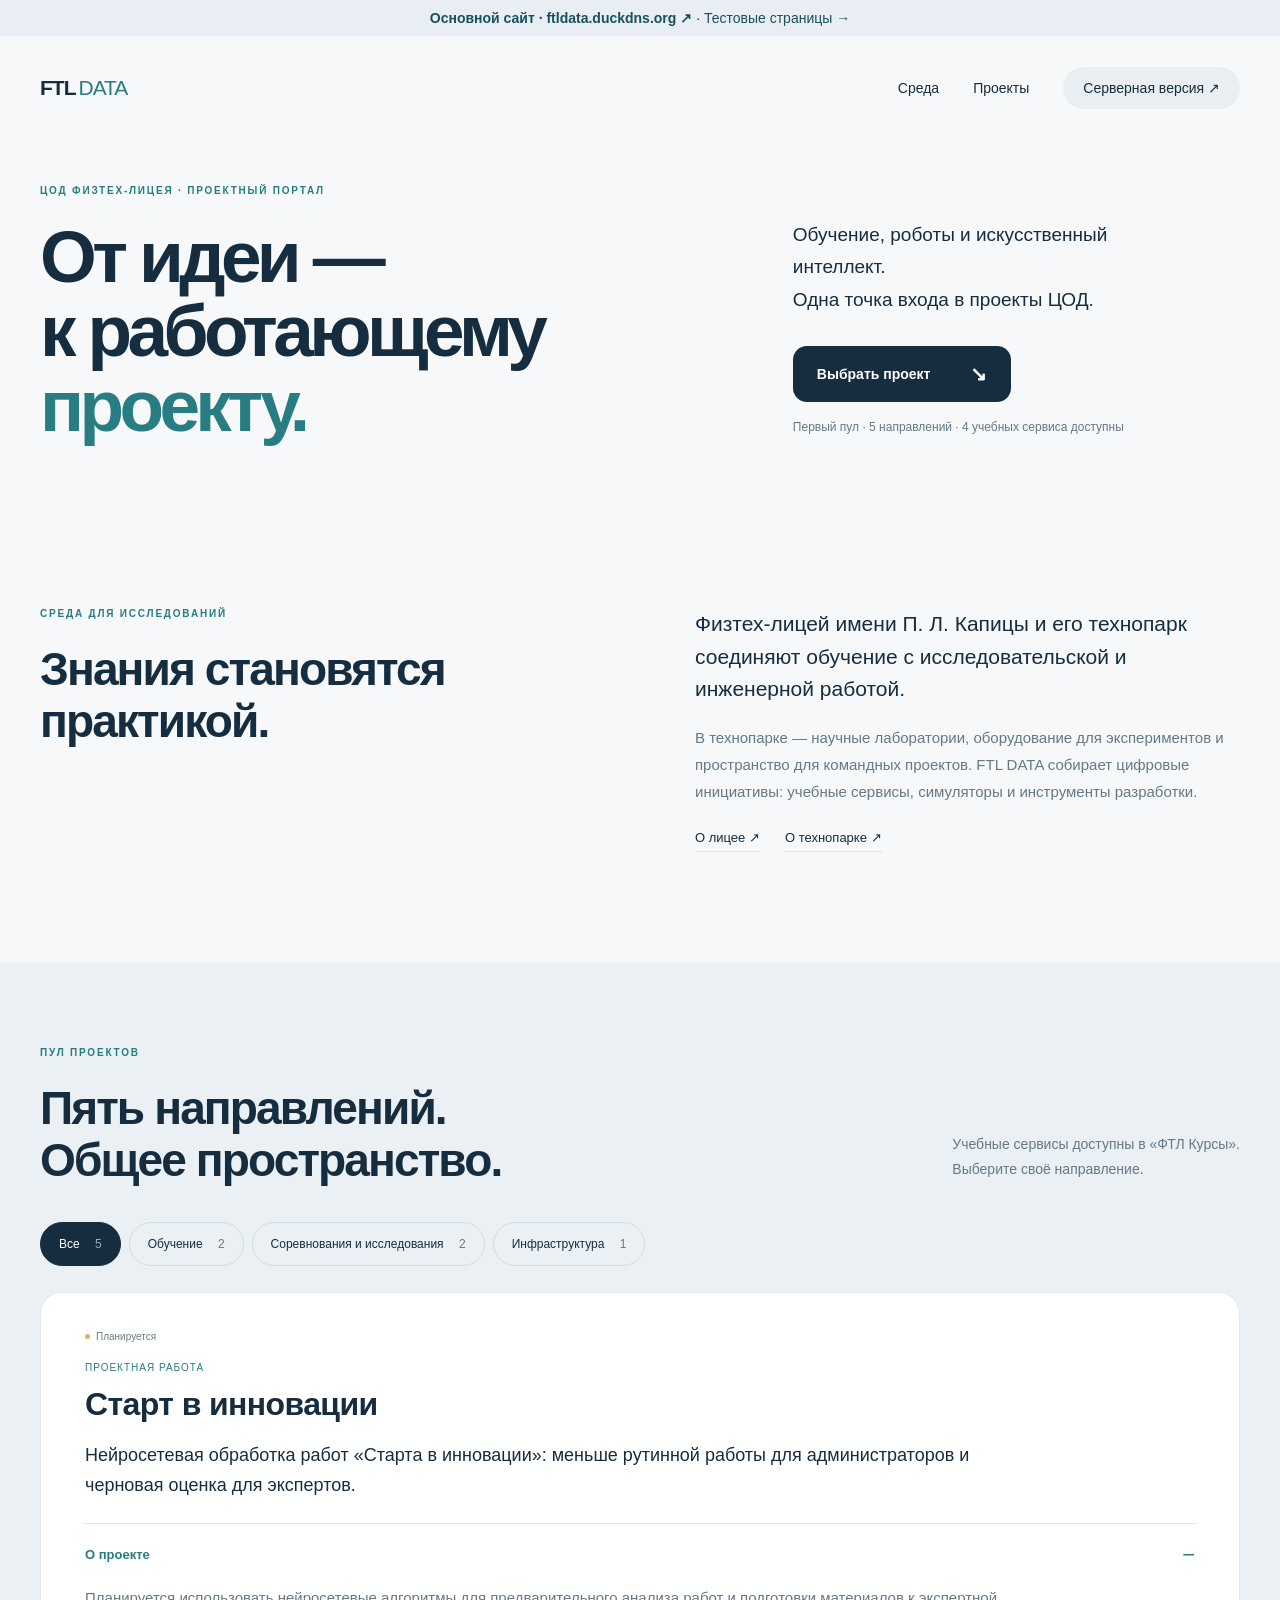
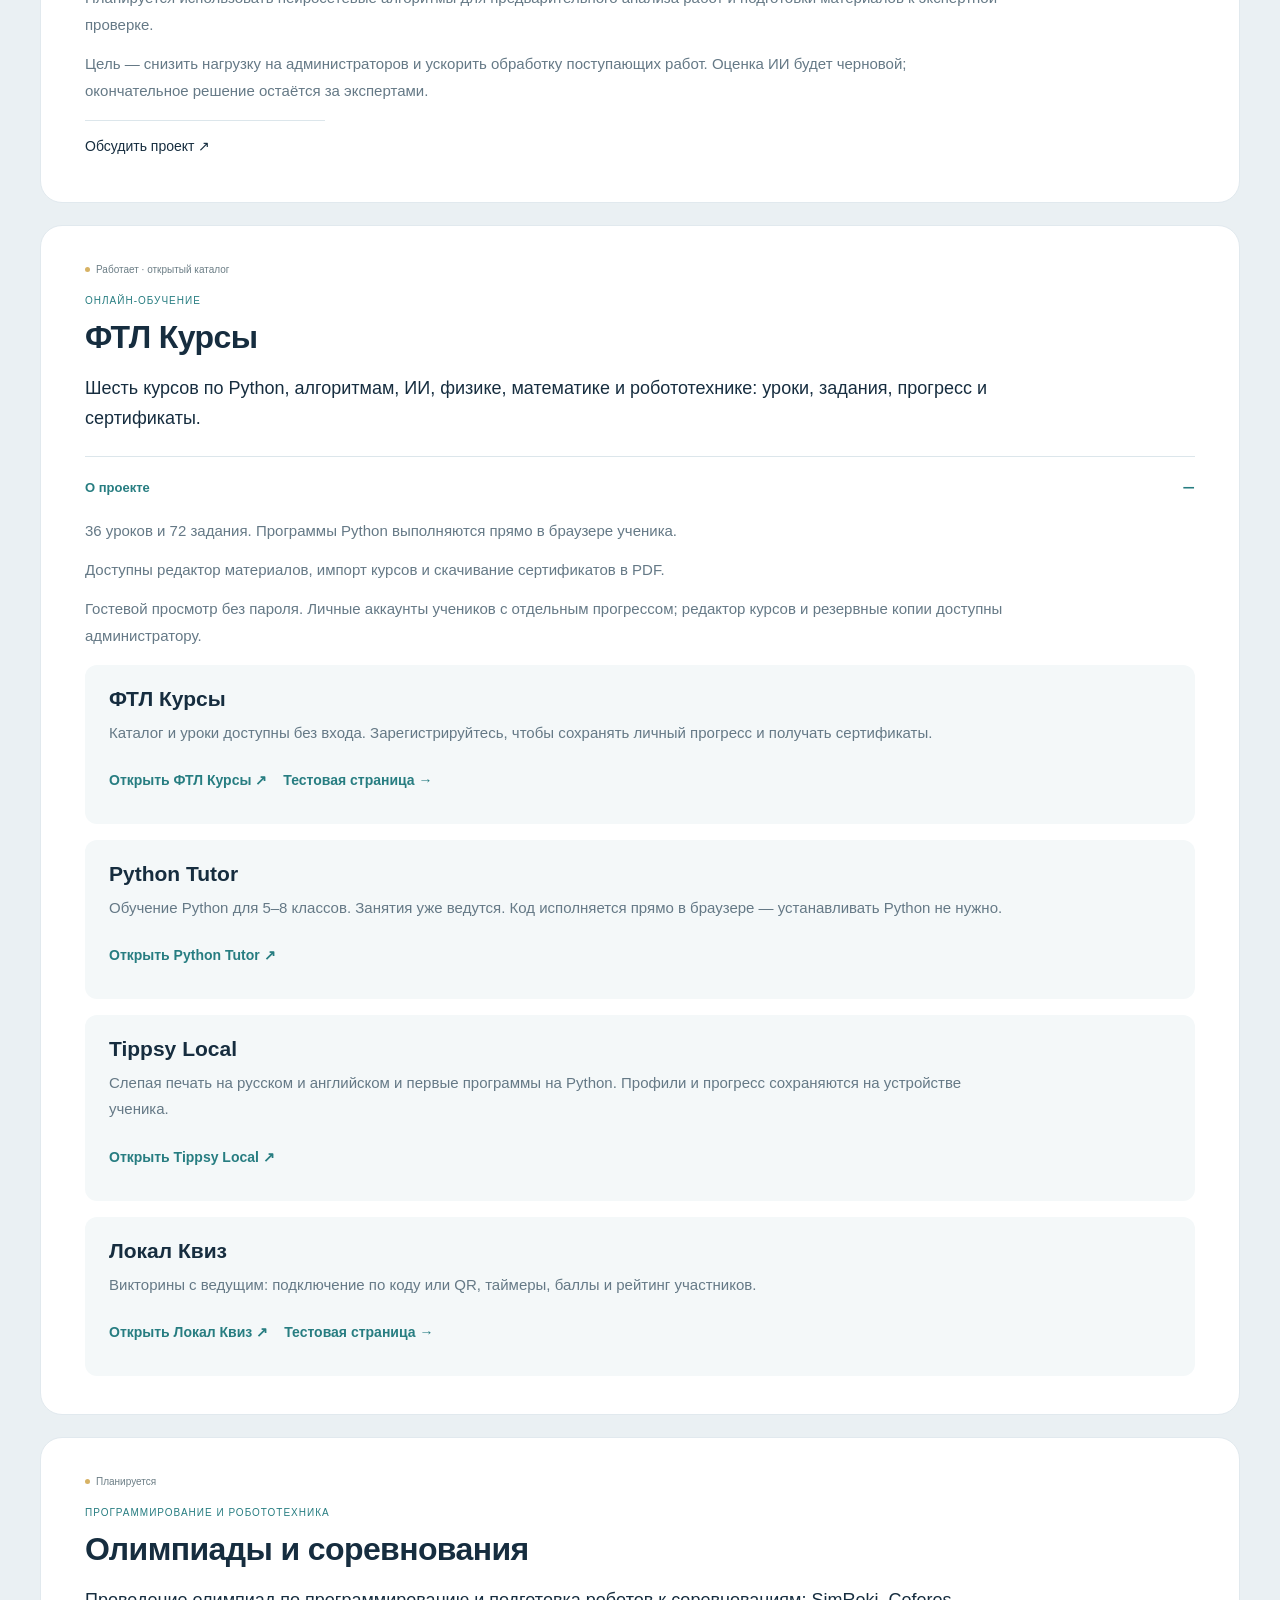
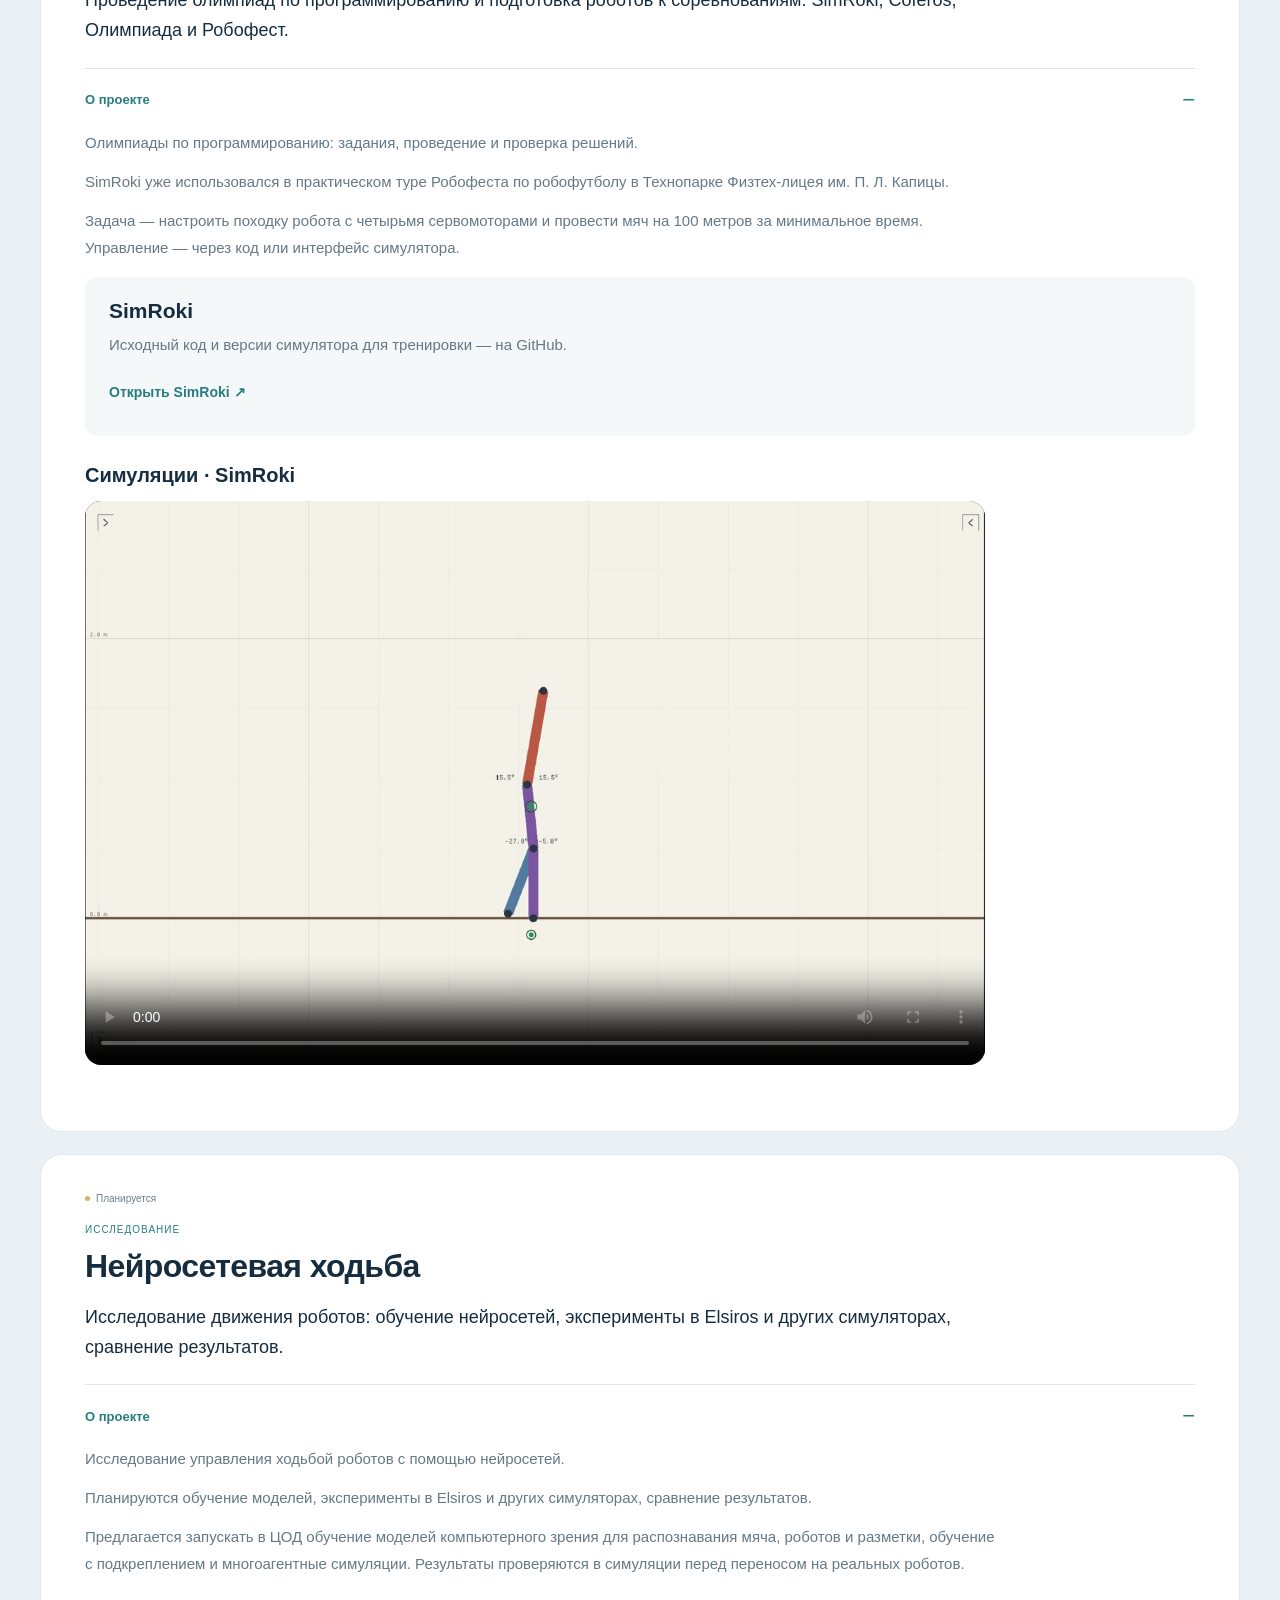
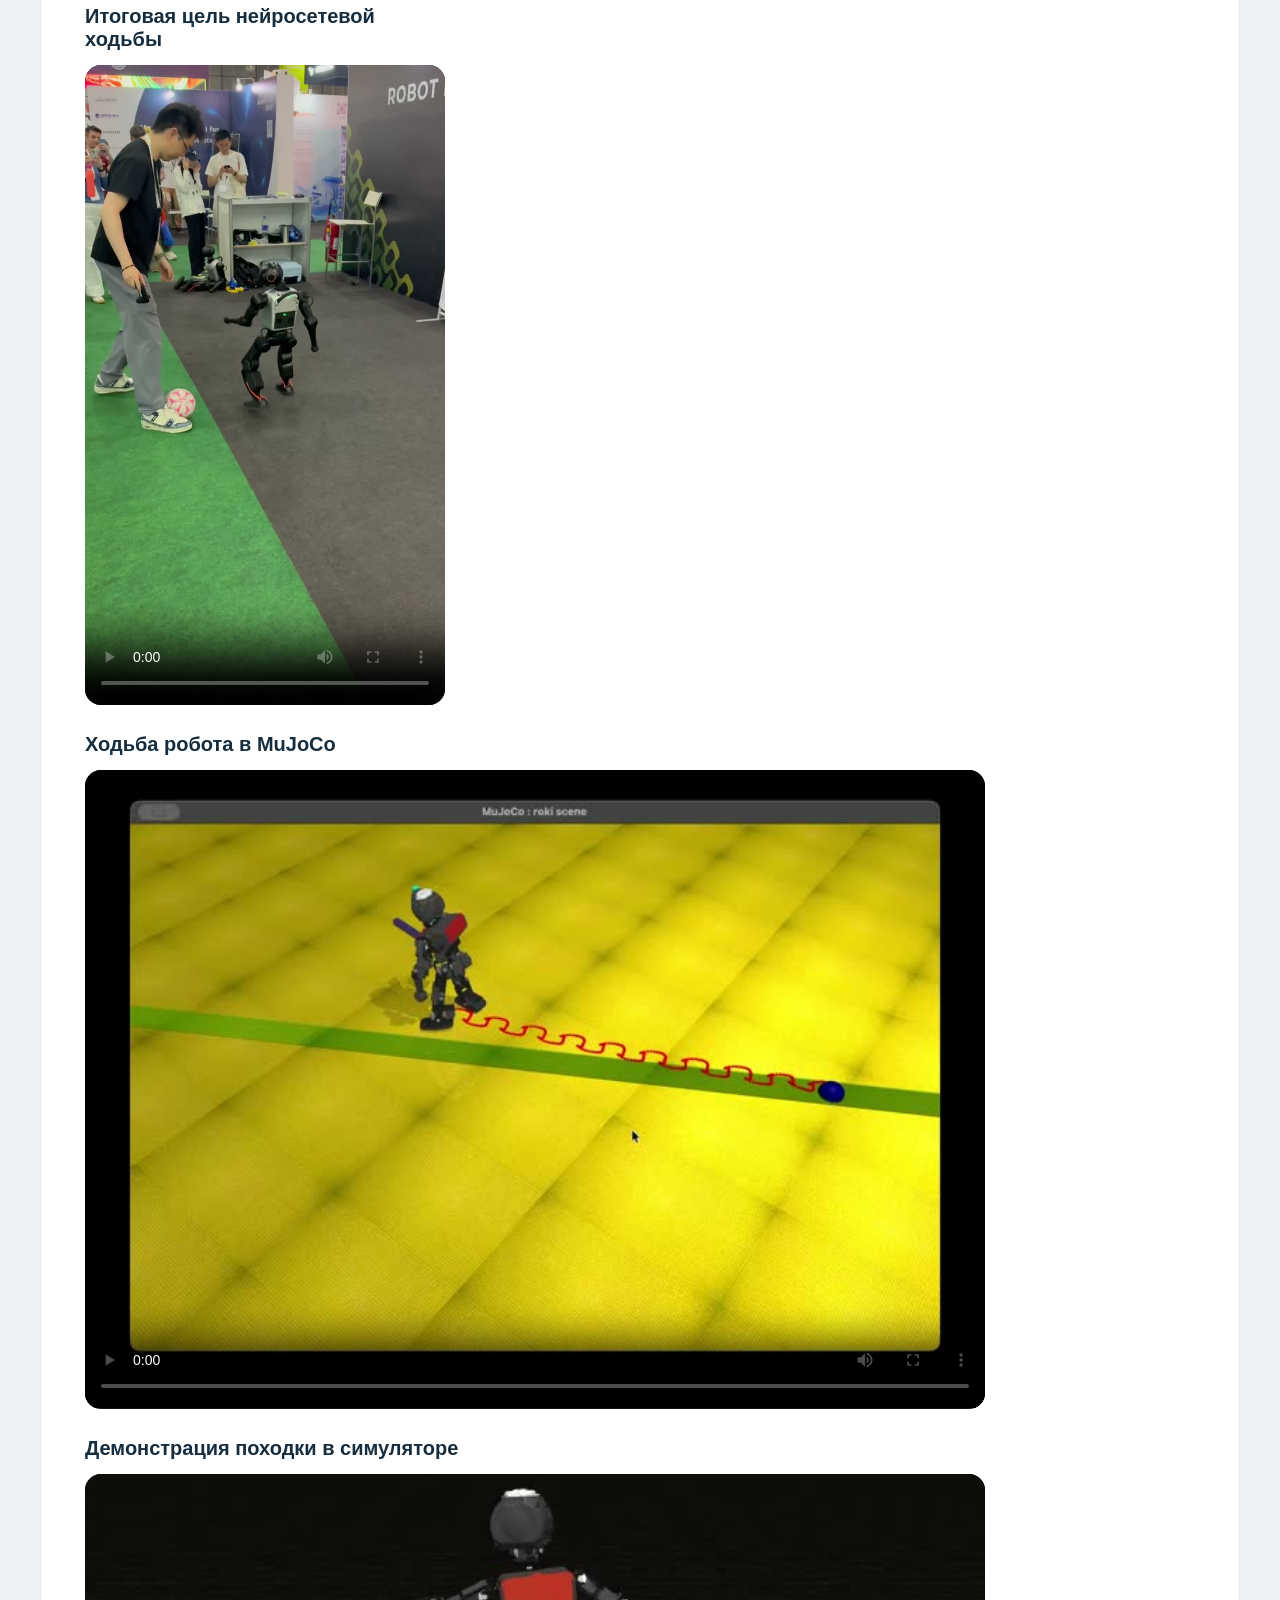
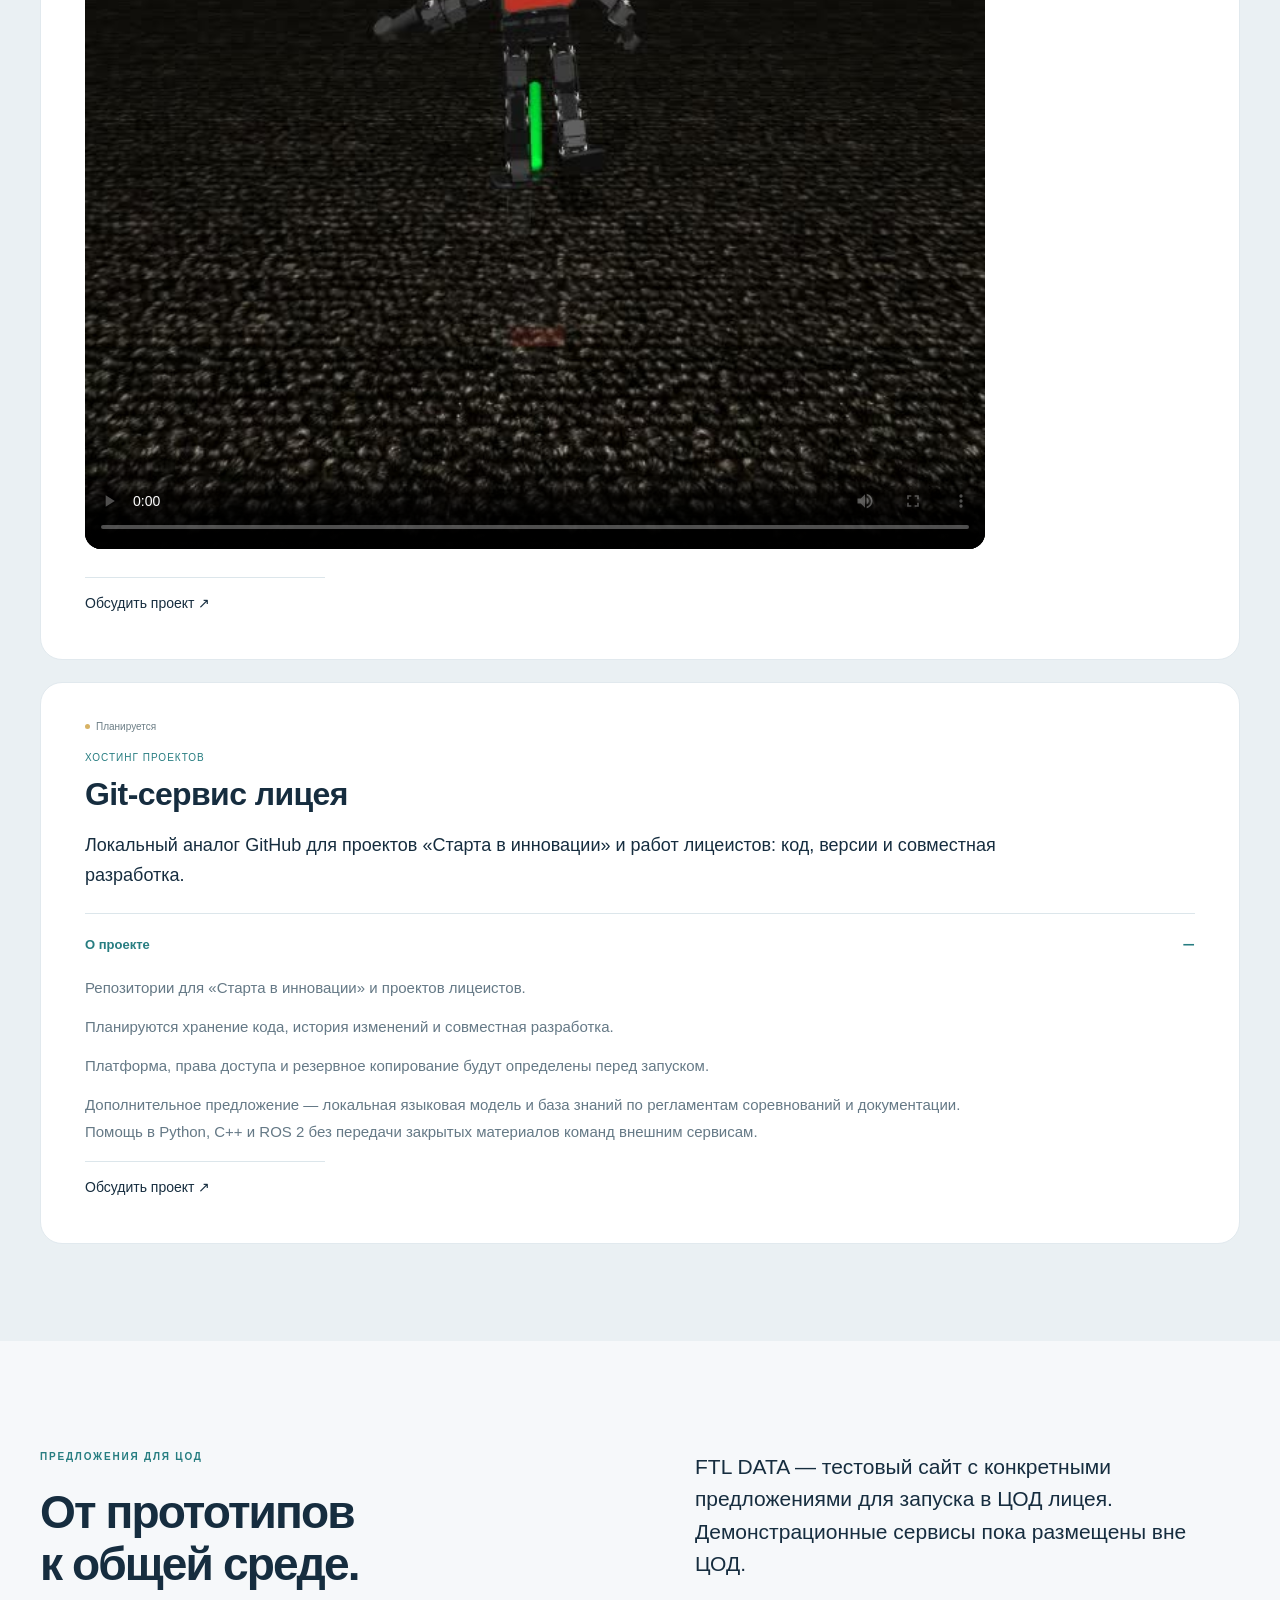
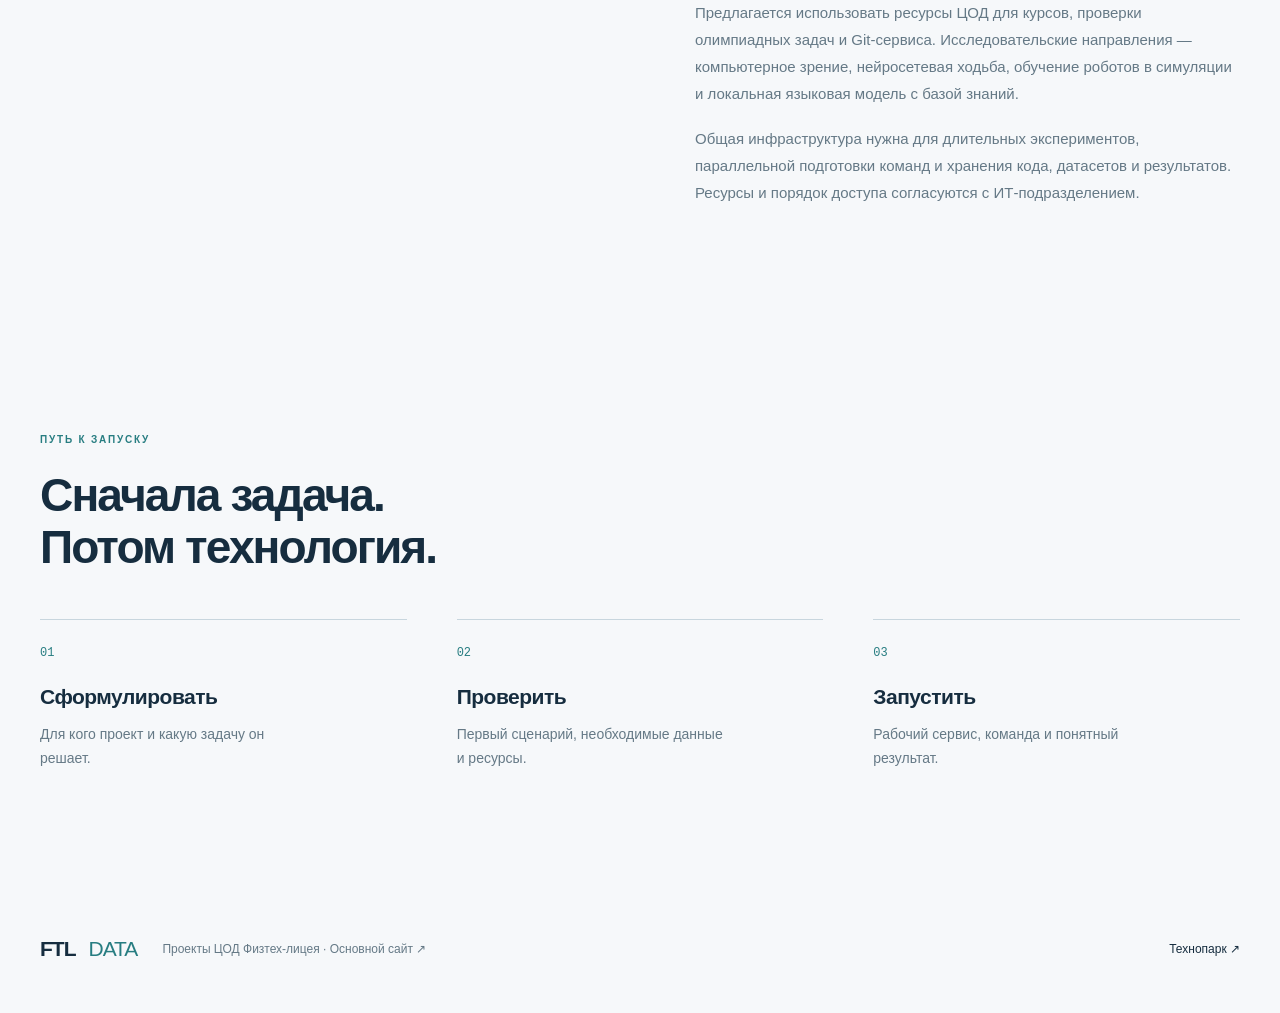
<file: ftldata/index.html>
<!doctype html><html lang="ru"><head><meta charset="utf-8"><meta name="viewport" content="width=device-width,initial-scale=1"><meta name="theme-color" content="#f6f8fa"><meta name="description" content="FTL DATA — проектный портал ЦОД Физтех-лицея: обучение, робототехника, локальный ИИ и инфраструктура ученических проектов."><title>FTL DATA — проекты ЦОД Физтех-лицея</title><link rel="icon" href="./assets/mark.svg?v=2" type="image/svg+xml"><link rel="stylesheet" href="./style.css?v=11"><script defer src="./app.js?v=20261030-demos"></script></head><body><div style="padding:10px 20px;text-align:center;background:#e8eef3;font-size:14px"><a href="https://ftldata.duckdns.org/" style="color:#18505d;font-weight:600">Основной сайт · ftldata.duckdns.org ↗</a> · <a href="./demos/" style="color:#18505d">Тестовые страницы →</a></div>
<a class="skip" href="#projects">К проектам</a>
<header class="wrap"><a class="brand" href="./" aria-label="FTL DATA — главная"><span>FTL<span class="brand-light">DATA</span></span></a><nav aria-label="Основная навигация"><a class="about-link" href="#environment">Среда</a><a href="#projects">Проекты</a><a class="nav-button" href="https://ftldata.duckdns.org/">Серверная версия ↗</a></nav></header>
<main><section class="hero wrap"><div class="hero-top"><div><p class="eyebrow">ЦОД ФИЗТЕХ-ЛИЦЕЯ · ПРОЕКТНЫЙ ПОРТАЛ</p><h1>От идеи —<br>к работающему<br><em>проекту.</em></h1></div><div class="hero-aside"><p>Обучение, роботы и искусственный интеллект. <br>Одна точка входа в проекты ЦОД.</p><a class="button primary" href="#projects">Выбрать проект <span>↘</span></a><span class="quiet">Первый пул · 5 направлений · 4 учебных сервиса доступны</span></div></div></section>
<section class="environment wrap" id="environment"><div><p class="eyebrow">СРЕДА ДЛЯ ИССЛЕДОВАНИЙ</p><h2>Знания становятся<br>практикой.</h2></div><div class="environment-copy"><p class="lead">Физтех-лицей имени П. Л. Капицы и его технопарк соединяют обучение с исследовательской и инженерной работой.</p><p>В технопарке — научные лаборатории, оборудование для экспериментов и пространство для командных проектов. FTL DATA собирает цифровые инициативы: учебные сервисы, симуляторы и инструменты разработки.</p><div class="source-links"><a href="https://phtl.ru/" target="_blank" rel="noopener noreferrer">О лицее ↗</a><a href="https://kapitsa.center/o-klastere/" target="_blank" rel="noopener noreferrer">О технопарке ↗</a></div></div></section>
<section class="projects-section" id="projects"><div class="wrap"><div class="section-heading"><div><p class="eyebrow">ПУЛ ПРОЕКТОВ</p><h2>Пять направлений.<br>Общее пространство.</h2></div><p class="section-note">Учебные сервисы доступны в «ФТЛ Курсы».<br>Выберите своё направление.</p></div><div class="filters" role="group" aria-label="Направления проектов"><button type="button" data-filter="all" aria-pressed="true">Все <span>5</span></button><button type="button" data-filter="learning" aria-pressed="false">Обучение <span>2</span></button><button type="button" data-filter="robotics" aria-pressed="false">Соревнования и исследования <span>2</span></button><button type="button" data-filter="infrastructure" aria-pressed="false">Инфраструктура <span>1</span></button></div><div id="project-grid" class="project-grid"></div><p id="project-status" class="quiet" role="status"></p><noscript><p>Для выбора проектов включите JavaScript. <a href="./projects.json">Список проектов</a></p></noscript></div></section>
<section class="environment wrap" id="data-center"><div><p class="eyebrow">ПРЕДЛОЖЕНИЯ ДЛЯ ЦОД</p><h2>От прототипов<br>к общей среде.</h2></div><div class="environment-copy"><p class="lead">FTL DATA — тестовый сайт с конкретными предложениями для запуска в ЦОД лицея. Демонстрационные сервисы пока размещены вне ЦОД.</p><p>Предлагается использовать ресурсы ЦОД для курсов, проверки олимпиадных задач и Git-сервиса. Исследовательские направления — компьютерное зрение, нейросетевая ходьба, обучение роботов в симуляции и локальная языковая модель с базой знаний.</p><p>Общая инфраструктура нужна для длительных экспериментов, параллельной подготовки команд и хранения кода, датасетов и результатов. Ресурсы и порядок доступа согласуются с ИТ-подразделением.</p></div></section><section class="launch wrap"><p class="eyebrow">ПУТЬ К ЗАПУСКУ</p><h2>Сначала задача.<br>Потом технология.</h2><ol class="steps"><li><span class="step-number">01</span><h3>Сформулировать</h3><p>Для кого проект и какую задачу он решает.</p></li><li><span class="step-number">02</span><h3>Проверить</h3><p>Первый сценарий, необходимые данные и ресурсы.</p></li><li><span class="step-number">03</span><h3>Запустить</h3><p>Рабочий сервис, команда и понятный результат.</p></li></ol></section>

</main><footer class="wrap"><a class="brand" href="./">FTL<span class="brand-light">DATA</span></a><p>Проекты ЦОД Физтех-лицея · <a href="https://ftldata.duckdns.org/">Основной сайт ↗</a></p><a href="https://kapitsa.center/" target="_blank" rel="noopener noreferrer">Технопарк ↗</a></footer></body></html>
</file>
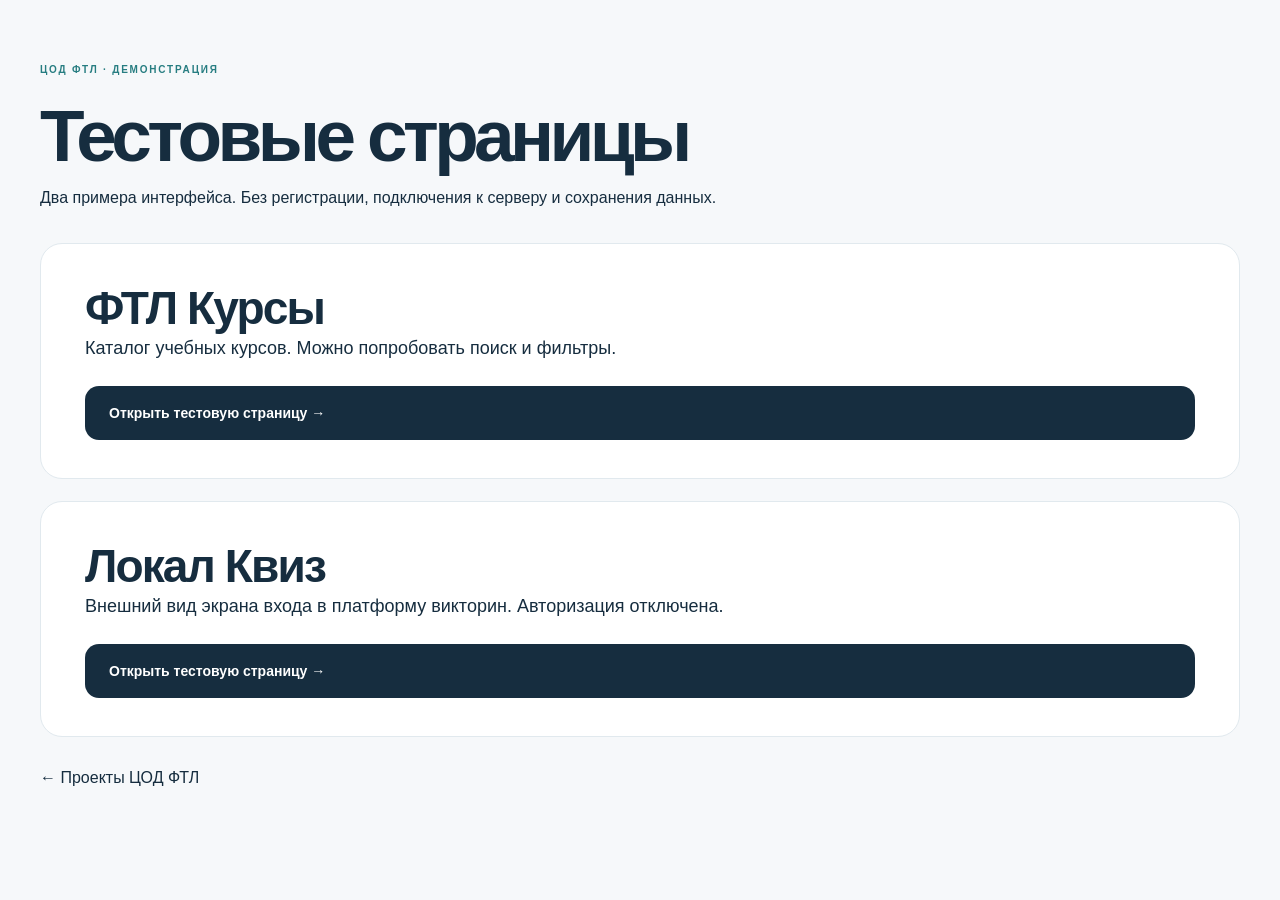
<file: ftldata/demos/index.html>
<!doctype html><html lang="ru"><meta charset="utf-8"><meta name="viewport" content="width=device-width,initial-scale=1"><title>ЦОД ФТЛ — тестовые страницы</title><link rel="stylesheet" href="../style.css"><main class="wrap" style="padding-top:64px;padding-bottom:64px"><p class="eyebrow">ЦОД ФТЛ · ДЕМОНСТРАЦИЯ</p><h1>Тестовые страницы</h1><p class="lead">Два примера интерфейса. Без регистрации, подключения к серверу и сохранения данных.</p><div class="project-grid" style="margin-top:36px"><article class="project-card"><h2>ФТЛ Курсы</h2><p>Каталог учебных курсов. Можно попробовать поиск и фильтры.</p><a class="button primary" href="./courses/">Открыть тестовую страницу →</a></article><article class="project-card"><h2>Локал Квиз</h2><p>Внешний вид экрана входа в платформу викторин. Авторизация отключена.</p><a class="button primary" href="./quiz/">Открыть тестовую страницу →</a></article></div><p style="margin-top:32px"><a href="../">← Проекты ЦОД ФТЛ</a></p></main></html>
</file>
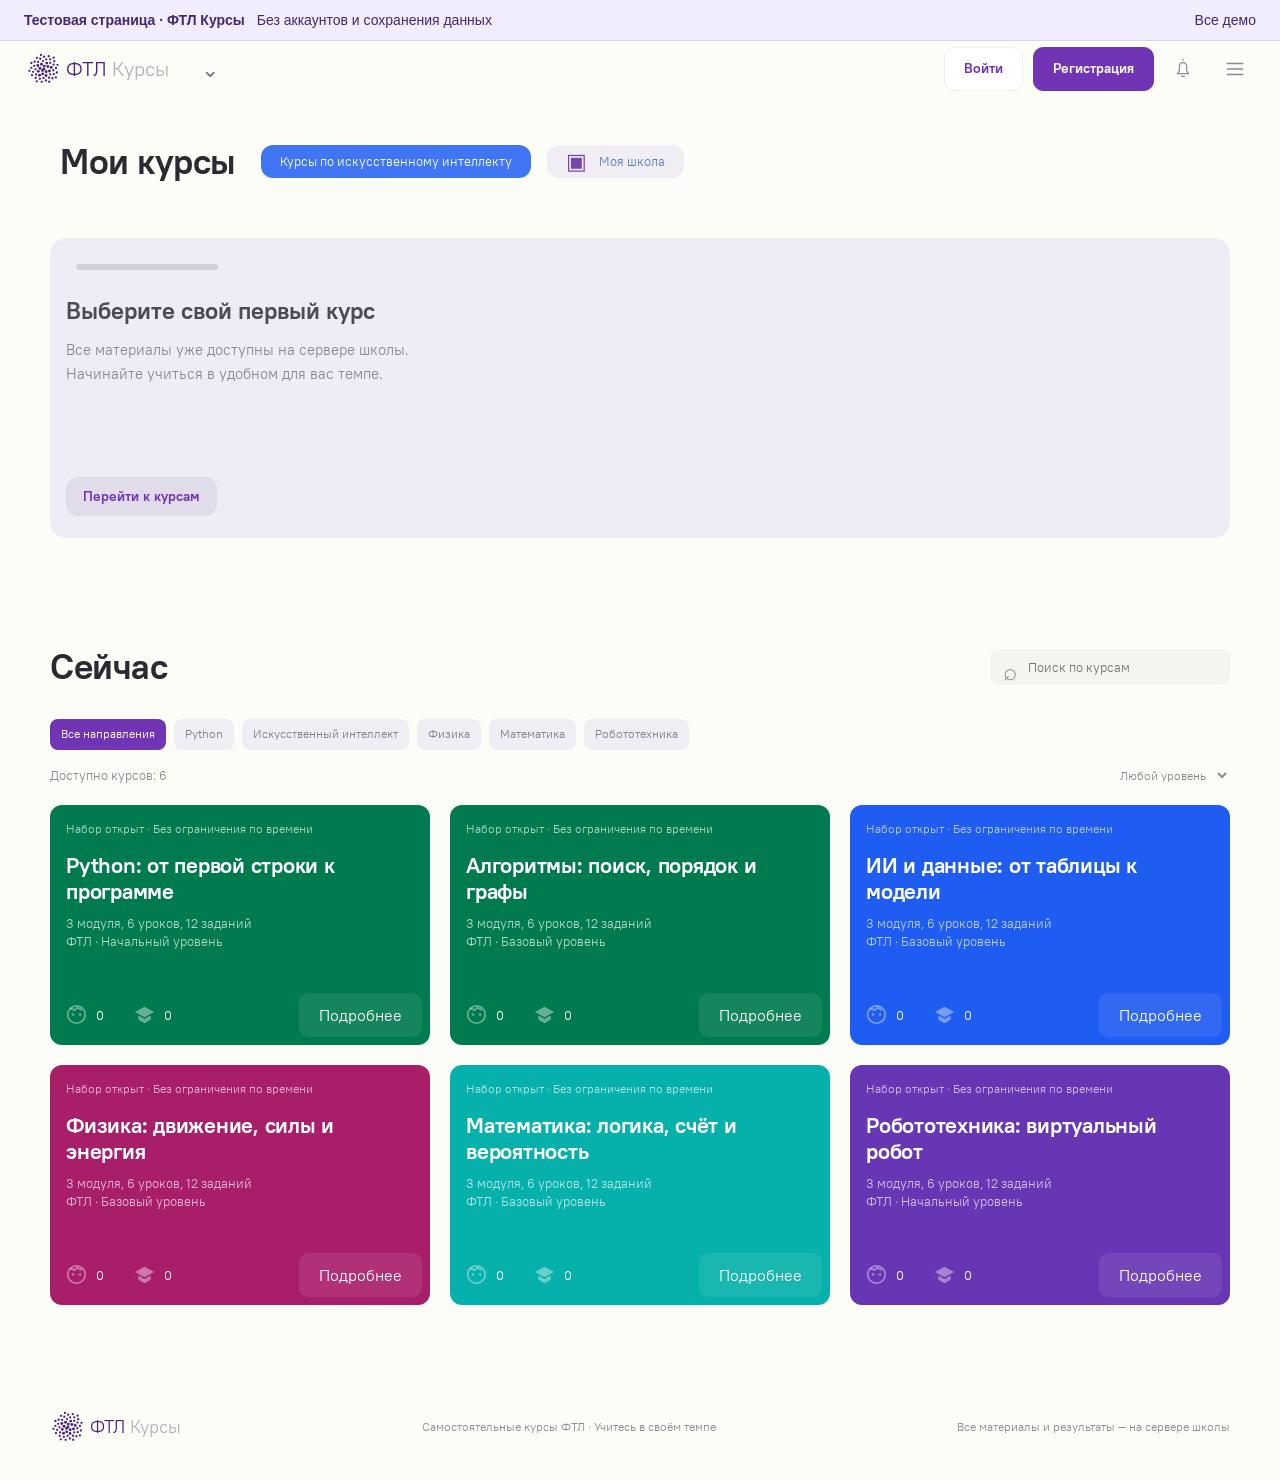
<file: ftldata/demos/courses/index.html>
<!doctype html>
<html lang="ru"><head><meta charset="utf-8"/><meta content="width=device-width,initial-scale=1" name="viewport"/><meta content="#7035b3" name="theme-color"/><title>ФТЛ Курсы — тестовая страница</title><link href="./styles.css" rel="stylesheet"/><link href="./sirius.css" rel="stylesheet"/><style>.demo-banner{display:flex;align-items:center;flex-wrap:wrap;gap:12px;padding:12px 24px;background:#f2ecff;color:#452771;font:14px Arial,sans-serif;border-bottom:1px solid #ddd1ed}.demo-banner a{margin-left:auto;color:inherit}#demo-status:not(:empty){position:fixed;bottom:20px;left:50%;transform:translateX(-50%);z-index:10000;padding:15px 22px;border-radius:8px;background:#302345;color:white;max-width:90vw;box-shadow:0 4px 24px #0003}</style></head><body><aside class="demo-banner"><strong>Тестовая страница · ФТЛ Курсы</strong><span>Без аккаунтов и сохранения данных</span><a href="../">Все демо</a></aside><a class="skip" data-demo-href="#main" href="#">К содержимому</a><header class="" id="header" style="--course-color: #7431b8;"><div class="header-inner"><a aria-label="ФТЛ Курсы — главная" class="brand" data-demo-href="#/" href="#"><svg aria-hidden="true" class="brand-dots" viewbox="0 0 42 42"><circle cx="21" cy="21" fill="currentColor" r="1.7"></circle><circle cx="19.23031506504282" cy="22.621177112775037" fill="currentColor" r="1.7"></circle><circle cx="21.29673119594928" cy="17.618883232221858" fill="currentColor" r="1.7"></circle><circle cx="23.52923512281537" cy="24.29893463007637" fill="currentColor" r="1.7"></circle><circle cx="16.273374502207908" cy="20.163930981544187" fill="currentColor" r="1.7"></circle><circle cx="25.528062760844346" cy="18.1196098122208" fill="currentColor" r="1.7"></circle><circle cx="19.4738524284323" cy="26.677224109527295" fill="currentColor" r="1.7"></circle><circle cx="18.07332206236528" cy="15.364881877958354" fill="currentColor" r="1.7"></circle><circle cx="27.37632867970118" cy="23.328611725560997" fill="currentColor" r="1.7"></circle><circle cx="14.344717675829726" cy="23.747219901206797" fill="currentColor" r="1.7"></circle><circle cx="24.21674913993286" cy="14.125952795423846" fill="currentColor" r="1.7"></circle><circle cx="23.382288674811285" cy="28.595044481098572" fill="currentColor" r="1.7"></circle><circle cx="13.80675759025838" cy="16.831395481135857" fill="currentColor" r="1.7"></circle><circle cx="29.4514854461548" cy="19.14193817287109" fill="currentColor" r="1.7"></circle><circle cx="15.835374162286673" cy="28.346199014212992" fill="currentColor" r="1.7"></circle><circle cx="19.805440807768196" cy="11.781918402603798" fill="currentColor" r="1.35"></circle><circle cx="28.340653096491597" cy="27.18666405399294" fill="currentColor" r="1.35"></circle><circle cx="11.112998278207941" cy="21.408897240490592" fill="currentColor" r="1.35"></circle><circle cx="28.21751073185517" cy="13.81755342271483" fill="currentColor" r="1.35"></circle><circle cx="20.516820385678493" cy="31.45019317813332" fill="currentColor" r="1.35"></circle><circle cx="14.123149968151715" cy="12.759312307855112" fill="currentColor" r="1.35"></circle><circle cx="31.899968521802876" cy="22.466521811534502" fill="currentColor" r="1.35"></circle><circle cx="11.759631980952282" cy="27.429276699019894" fill="currentColor" r="1.35"></circle><circle cx="23.526170273405615" cy="9.770642772190309" fill="currentColor" r="1.35"></circle><circle cx="26.84568562218933" cy="31.201370476878534" fill="currentColor" r="1.35"></circle><circle cx="9.567665727056184" cy="17.352845894169786" fill="currentColor" r="1.35"></circle><circle cx="32.109196632791665" cy="15.867188862429254" fill="currentColor" r="1.35"></circle><circle cx="16.18559400906181" cy="32.50397735369896" fill="currentColor" r="1.35"></circle><circle cx="16.70171243376964" cy="9.049906946053119" fill="currentColor" r="1.35"></circle><circle cx="32.440578472264946" cy="27.012750137827766" fill="currentColor" r="1.35"></circle><circle cx="8.288872269406061" cy="24.350706166843906" fill="currentColor" r="1.35"></circle><circle cx="28.22693696118901" cy="9.760276597753837" fill="currentColor" r="1.35"></circle><circle cx="23.299625533552813" cy="34.38027362969203" fill="currentColor" r="1.35"></circle><circle cx="10.0996535428757" cy="12.558291220691292" fill="currentColor" r="1.35"></circle><circle cx="34.94649447941572" cy="19.844451759714563" fill="currentColor" r="1.35"></circle><circle cx="11.358113581550985" cy="31.42276481043914" fill="currentColor" r="1.35"></circle><circle cx="21.0701281012346" cy="6.600170763185517" fill="currentColor" r="1.35"></circle><circle cx="30.808694909343984" cy="31.81246984621966" fill="currentColor" r="1.35"></circle><circle cx="6.268527434491563" cy="19.634820139442343" fill="currentColor" r="1.35"></circle><circle cx="32.93874790325372" cy="11.938747409846977" fill="currentColor" r="1.35"></circle><circle cx="18.283357454312604" cy="35.9338492452201" fill="currentColor" r="1.35"></circle><circle cx="12.815062003038816" cy="7.9935865825393275" fill="currentColor" r="1.35"></circle><circle cx="36.00068086112016" cy="25.110909109044307" fill="currentColor" r="1.35"></circle><circle cx="6.998319228735506" cy="28.18560613863591" fill="currentColor" r="1.35"></circle><circle cx="26.533838997878668" cy="6.072956557122332" fill="currentColor" r="1.35"></circle><circle cx="27.070423794715502" cy="35.911403520546" fill="currentColor" r="1.35"></circle><circle cx="6.290585020513536" cy="14.029124089380215" fill="currentColor" r="1.35"></circle><circle cx="36.723190034261215" cy="16.15218656026154" fill="currentColor" r="1.35"></circle><circle cx="12.592827547309305" cy="35.34571194994235" fill="currentColor" r="1.35"></circle><circle cx="17.47261513539151" cy="4.5744846042222775" fill="currentColor" r="1.35"></circle><circle cx="34.835314196305745" cy="30.82772003516078" fill="currentColor" r="1.35"></circle><circle cx="3.99217198232709" cy="23.11985521233418" fill="currentColor" r="1.35"></circle><circle cx="32.21748245922623" cy="7.8209223662294285" fill="currentColor" r="1.35"></circle></svg><span class="brand-name">ФТЛ <span>Курсы</span></span></a><button aria-label="Открыть меню школы" class="brand-dropdown" id="brand-menu">⌄</button><div class="header-spacer"></div><a class="btn" data-demo-href="/login" href="#">Войти</a><a class="btn primary" data-demo-href="/register" href="#">Регистрация</a><button aria-label="Уведомления" class="icon-button bell-button" id="notifications"><svg aria-hidden="true" height="22" viewbox="0 0 24 24" width="22"><path d="M6 17h12l-2-3V9a4 4 0 0 0-8 0v5l-2 3zm4 3h4M12 3V1" fill="none" stroke="currentColor" stroke-width="1.25"></path></svg></button><button aria-expanded="false" aria-label="Открыть меню" class="icon-button menu-toggle" id="menu-toggle"><svg aria-hidden="true" height="22" viewbox="0 0 24 24" width="22"><path d="M3 6h18M3 12h18M3 18h18" stroke="currentColor" stroke-width="1.5"></path></svg></button><nav aria-label="Главная навигация" class="header-menu" hidden="" id="header-menu"><a data-demo-href="#/" href="#">Главная</a><a data-demo-href="#/my" href="#">Мои курсы</a><a data-demo-href="#/certificates" href="#">Сертификаты</a><span>Гость</span><span class="menu-offline">● Все материалы доступны офлайн</span></nav></div></header><main class="" id="main" tabindex="-1"><section class="sirius-catalog"><div class="sirius-heading-row"><h1>Мои курсы</h1><div class="sirius-banners"><button class="ai-banner" id="ai-courses">Курсы по искусственному интеллекту</button><a class="offline-banner" data-demo-href="#/my" href="#"><span aria-hidden="true">▣</span> Моя школа</a></div></div><div class="my-courses-grid"><div class="my-courses-empty"><div class="empty-progress"></div><h3>Выберите свой первый курс</h3><p>Все материалы уже доступны на сервере школы.<br/>Начинайте учиться в удобном для вас темпе.</p><button class="btn primary" id="choose-course">Перейти к курсам</button></div></div><section class="available-section" id="catalog"><div class="catalog-title-row"><h2>Сейчас</h2><label class="search"><span class="visually-hidden">Найти курс</span><input autocomplete="off" id="search" placeholder="Поиск по курсам"/></label></div><div class="filters"><button class="filter active" data-subject="Все направления">Все направления</button><button class="filter" data-subject="Python">Python</button><button class="filter" data-subject="Искусственный интеллект">Искусственный интеллект</button><button class="filter" data-subject="Физика">Физика</button><button class="filter" data-subject="Математика">Математика</button><button class="filter" data-subject="Робототехника">Робототехника</button></div><div class="catalog-tools"><span class="small muted" id="result-count">Доступно курсов: 6</span><select aria-label="Уровень курса" id="level-filter"><option value="">Любой уровень</option><option>Начальный</option><option>Базовый</option></select></div><div class="sirius-cards" id="course-cards"><article class="sirius-card" style="--accent:#007a4f"><div class="sirius-card-body"><div class="card-date">Набор открыт · Без ограничения по времени</div><h3><a data-demo-href="#/course/python-start" href="#">Python: от первой строки к программе</a></h3><div class="card-details">3 модуля, 6 уроков, 12 заданий<br/>ФТЛ · Начальный уровень</div></div><div class="sirius-card-footer"><span class="card-stat" title="Учатся на сервере школы"><svg aria-hidden="true" viewbox="0 0 24 24"><circle cx="12" cy="12" fill="none" r="10" stroke="currentColor" stroke-width="2"></circle><circle cx="8" cy="12" fill="currentColor" r="1.5"></circle><circle cx="16" cy="12" fill="currentColor" r="1.5"></circle><path d="m5 5 5 2 3-3 5 3" fill="none" stroke="currentColor" stroke-width="2"></path></svg>0</span><span class="card-stat" title="Завершили на сервере школы"><svg aria-hidden="true" viewbox="0 0 24 24"><path d="M1 9 12 3l11 6-11 6L1 9zm4 4v5l7 4 7-4v-5l-7 4-7-4z" fill="currentColor"></path></svg>0</span><a class="card-more" data-demo-href="#/course/python-start" href="#">Подробнее</a></div></article><article class="sirius-card" style="--accent:#007a4f"><div class="sirius-card-body"><div class="card-date">Набор открыт · Без ограничения по времени</div><h3><a data-demo-href="#/course/python-algorithms" href="#">Алгоритмы: поиск, порядок и графы</a></h3><div class="card-details">3 модуля, 6 уроков, 12 заданий<br/>ФТЛ · Базовый уровень</div></div><div class="sirius-card-footer"><span class="card-stat" title="Учатся на сервере школы"><svg aria-hidden="true" viewbox="0 0 24 24"><circle cx="12" cy="12" fill="none" r="10" stroke="currentColor" stroke-width="2"></circle><circle cx="8" cy="12" fill="currentColor" r="1.5"></circle><circle cx="16" cy="12" fill="currentColor" r="1.5"></circle><path d="m5 5 5 2 3-3 5 3" fill="none" stroke="currentColor" stroke-width="2"></path></svg>0</span><span class="card-stat" title="Завершили на сервере школы"><svg aria-hidden="true" viewbox="0 0 24 24"><path d="M1 9 12 3l11 6-11 6L1 9zm4 4v5l7 4 7-4v-5l-7 4-7-4z" fill="currentColor"></path></svg>0</span><a class="card-more" data-demo-href="#/course/python-algorithms" href="#">Подробнее</a></div></article><article class="sirius-card" style="--accent:#1f5cf1"><div class="sirius-card-body"><div class="card-date">Набор открыт · Без ограничения по времени</div><h3><a data-demo-href="#/course/ai-data" href="#">ИИ и данные: от таблицы к модели</a></h3><div class="card-details">3 модуля, 6 уроков, 12 заданий<br/>ФТЛ · Базовый уровень</div></div><div class="sirius-card-footer"><span class="card-stat" title="Учатся на сервере школы"><svg aria-hidden="true" viewbox="0 0 24 24"><circle cx="12" cy="12" fill="none" r="10" stroke="currentColor" stroke-width="2"></circle><circle cx="8" cy="12" fill="currentColor" r="1.5"></circle><circle cx="16" cy="12" fill="currentColor" r="1.5"></circle><path d="m5 5 5 2 3-3 5 3" fill="none" stroke="currentColor" stroke-width="2"></path></svg>0</span><span class="card-stat" title="Завершили на сервере школы"><svg aria-hidden="true" viewbox="0 0 24 24"><path d="M1 9 12 3l11 6-11 6L1 9zm4 4v5l7 4 7-4v-5l-7 4-7-4z" fill="currentColor"></path></svg>0</span><a class="card-more" data-demo-href="#/course/ai-data" href="#">Подробнее</a></div></article><article class="sirius-card" style="--accent:#a91e69"><div class="sirius-card-body"><div class="card-date">Набор открыт · Без ограничения по времени</div><h3><a data-demo-href="#/course/physics-lab" href="#">Физика: движение, силы и энергия</a></h3><div class="card-details">3 модуля, 6 уроков, 12 заданий<br/>ФТЛ · Базовый уровень</div></div><div class="sirius-card-footer"><span class="card-stat" title="Учатся на сервере школы"><svg aria-hidden="true" viewbox="0 0 24 24"><circle cx="12" cy="12" fill="none" r="10" stroke="currentColor" stroke-width="2"></circle><circle cx="8" cy="12" fill="currentColor" r="1.5"></circle><circle cx="16" cy="12" fill="currentColor" r="1.5"></circle><path d="m5 5 5 2 3-3 5 3" fill="none" stroke="currentColor" stroke-width="2"></path></svg>0</span><span class="card-stat" title="Завершили на сервере школы"><svg aria-hidden="true" viewbox="0 0 24 24"><path d="M1 9 12 3l11 6-11 6L1 9zm4 4v5l7 4 7-4v-5l-7 4-7-4z" fill="currentColor"></path></svg>0</span><a class="card-more" data-demo-href="#/course/physics-lab" href="#">Подробнее</a></div></article><article class="sirius-card" style="--accent:#05b1aa"><div class="sirius-card-body"><div class="card-date">Набор открыт · Без ограничения по времени</div><h3><a data-demo-href="#/course/math-thinking" href="#">Математика: логика, счёт и вероятность</a></h3><div class="card-details">3 модуля, 6 уроков, 12 заданий<br/>ФТЛ · Базовый уровень</div></div><div class="sirius-card-footer"><span class="card-stat" title="Учатся на сервере школы"><svg aria-hidden="true" viewbox="0 0 24 24"><circle cx="12" cy="12" fill="none" r="10" stroke="currentColor" stroke-width="2"></circle><circle cx="8" cy="12" fill="currentColor" r="1.5"></circle><circle cx="16" cy="12" fill="currentColor" r="1.5"></circle><path d="m5 5 5 2 3-3 5 3" fill="none" stroke="currentColor" stroke-width="2"></path></svg>0</span><span class="card-stat" title="Завершили на сервере школы"><svg aria-hidden="true" viewbox="0 0 24 24"><path d="M1 9 12 3l11 6-11 6L1 9zm4 4v5l7 4 7-4v-5l-7 4-7-4z" fill="currentColor"></path></svg>0</span><a class="card-more" data-demo-href="#/course/math-thinking" href="#">Подробнее</a></div></article><article class="sirius-card" style="--accent:#6636b4"><div class="sirius-card-body"><div class="card-date">Набор открыт · Без ограничения по времени</div><h3><a data-demo-href="#/course/robotics-virtual" href="#">Робототехника: виртуальный робот</a></h3><div class="card-details">3 модуля, 6 уроков, 12 заданий<br/>ФТЛ · Начальный уровень</div></div><div class="sirius-card-footer"><span class="card-stat" title="Учатся на сервере школы"><svg aria-hidden="true" viewbox="0 0 24 24"><circle cx="12" cy="12" fill="none" r="10" stroke="currentColor" stroke-width="2"></circle><circle cx="8" cy="12" fill="currentColor" r="1.5"></circle><circle cx="16" cy="12" fill="currentColor" r="1.5"></circle><path d="m5 5 5 2 3-3 5 3" fill="none" stroke="currentColor" stroke-width="2"></path></svg>0</span><span class="card-stat" title="Завершили на сервере школы"><svg aria-hidden="true" viewbox="0 0 24 24"><path d="M1 9 12 3l11 6-11 6L1 9zm4 4v5l7 4 7-4v-5l-7 4-7-4z" fill="currentColor"></path></svg>0</span><a class="card-more" data-demo-href="#/course/robotics-virtual" href="#">Подробнее</a></div></article></div></section></section></main><footer id="footer"><div class="wrap footer-inner"><a class="brand" data-demo-href="#/" href="#"><svg aria-hidden="true" class="brand-dots" viewbox="0 0 42 42"><circle cx="21" cy="21" fill="currentColor" r="1.7"></circle><circle cx="19.23031506504282" cy="22.621177112775037" fill="currentColor" r="1.7"></circle><circle cx="21.29673119594928" cy="17.618883232221858" fill="currentColor" r="1.7"></circle><circle cx="23.52923512281537" cy="24.29893463007637" fill="currentColor" r="1.7"></circle><circle cx="16.273374502207908" cy="20.163930981544187" fill="currentColor" r="1.7"></circle><circle cx="25.528062760844346" cy="18.1196098122208" fill="currentColor" r="1.7"></circle><circle cx="19.4738524284323" cy="26.677224109527295" fill="currentColor" r="1.7"></circle><circle cx="18.07332206236528" cy="15.364881877958354" fill="currentColor" r="1.7"></circle><circle cx="27.37632867970118" cy="23.328611725560997" fill="currentColor" r="1.7"></circle><circle cx="14.344717675829726" cy="23.747219901206797" fill="currentColor" r="1.7"></circle><circle cx="24.21674913993286" cy="14.125952795423846" fill="currentColor" r="1.7"></circle><circle cx="23.382288674811285" cy="28.595044481098572" fill="currentColor" r="1.7"></circle><circle cx="13.80675759025838" cy="16.831395481135857" fill="currentColor" r="1.7"></circle><circle cx="29.4514854461548" cy="19.14193817287109" fill="currentColor" r="1.7"></circle><circle cx="15.835374162286673" cy="28.346199014212992" fill="currentColor" r="1.7"></circle><circle cx="19.805440807768196" cy="11.781918402603798" fill="currentColor" r="1.35"></circle><circle cx="28.340653096491597" cy="27.18666405399294" fill="currentColor" r="1.35"></circle><circle cx="11.112998278207941" cy="21.408897240490592" fill="currentColor" r="1.35"></circle><circle cx="28.21751073185517" cy="13.81755342271483" fill="currentColor" r="1.35"></circle><circle cx="20.516820385678493" cy="31.45019317813332" fill="currentColor" r="1.35"></circle><circle cx="14.123149968151715" cy="12.759312307855112" fill="currentColor" r="1.35"></circle><circle cx="31.899968521802876" cy="22.466521811534502" fill="currentColor" r="1.35"></circle><circle cx="11.759631980952282" cy="27.429276699019894" fill="currentColor" r="1.35"></circle><circle cx="23.526170273405615" cy="9.770642772190309" fill="currentColor" r="1.35"></circle><circle cx="26.84568562218933" cy="31.201370476878534" fill="currentColor" r="1.35"></circle><circle cx="9.567665727056184" cy="17.352845894169786" fill="currentColor" r="1.35"></circle><circle cx="32.109196632791665" cy="15.867188862429254" fill="currentColor" r="1.35"></circle><circle cx="16.18559400906181" cy="32.50397735369896" fill="currentColor" r="1.35"></circle><circle cx="16.70171243376964" cy="9.049906946053119" fill="currentColor" r="1.35"></circle><circle cx="32.440578472264946" cy="27.012750137827766" fill="currentColor" r="1.35"></circle><circle cx="8.288872269406061" cy="24.350706166843906" fill="currentColor" r="1.35"></circle><circle cx="28.22693696118901" cy="9.760276597753837" fill="currentColor" r="1.35"></circle><circle cx="23.299625533552813" cy="34.38027362969203" fill="currentColor" r="1.35"></circle><circle cx="10.0996535428757" cy="12.558291220691292" fill="currentColor" r="1.35"></circle><circle cx="34.94649447941572" cy="19.844451759714563" fill="currentColor" r="1.35"></circle><circle cx="11.358113581550985" cy="31.42276481043914" fill="currentColor" r="1.35"></circle><circle cx="21.0701281012346" cy="6.600170763185517" fill="currentColor" r="1.35"></circle><circle cx="30.808694909343984" cy="31.81246984621966" fill="currentColor" r="1.35"></circle><circle cx="6.268527434491563" cy="19.634820139442343" fill="currentColor" r="1.35"></circle><circle cx="32.93874790325372" cy="11.938747409846977" fill="currentColor" r="1.35"></circle><circle cx="18.283357454312604" cy="35.9338492452201" fill="currentColor" r="1.35"></circle><circle cx="12.815062003038816" cy="7.9935865825393275" fill="currentColor" r="1.35"></circle><circle cx="36.00068086112016" cy="25.110909109044307" fill="currentColor" r="1.35"></circle><circle cx="6.998319228735506" cy="28.18560613863591" fill="currentColor" r="1.35"></circle><circle cx="26.533838997878668" cy="6.072956557122332" fill="currentColor" r="1.35"></circle><circle cx="27.070423794715502" cy="35.911403520546" fill="currentColor" r="1.35"></circle><circle cx="6.290585020513536" cy="14.029124089380215" fill="currentColor" r="1.35"></circle><circle cx="36.723190034261215" cy="16.15218656026154" fill="currentColor" r="1.35"></circle><circle cx="12.592827547309305" cy="35.34571194994235" fill="currentColor" r="1.35"></circle><circle cx="17.47261513539151" cy="4.5744846042222775" fill="currentColor" r="1.35"></circle><circle cx="34.835314196305745" cy="30.82772003516078" fill="currentColor" r="1.35"></circle><circle cx="3.99217198232709" cy="23.11985521233418" fill="currentColor" r="1.35"></circle><circle cx="32.21748245922623" cy="7.8209223662294285" fill="currentColor" r="1.35"></circle></svg><span class="brand-name">ФТЛ <span>Курсы</span></span></a><span>Самостоятельные курсы ФТЛ · Учитесь в своём темпе</span><span>Все материалы и результаты — на сервере школы</span></div></footer><div aria-live="polite" id="toast" role="status"></div><dialog id="dialog"></dialog>
<div id="demo-status" role="status"></div><script defer="" src="../demo.js"></script></body><div id="codex-browser-sidebar-comments-root" style="position: fixed; inset: 0px; pointer-events: none; z-index: 2147483647;"></div></html>
</file>
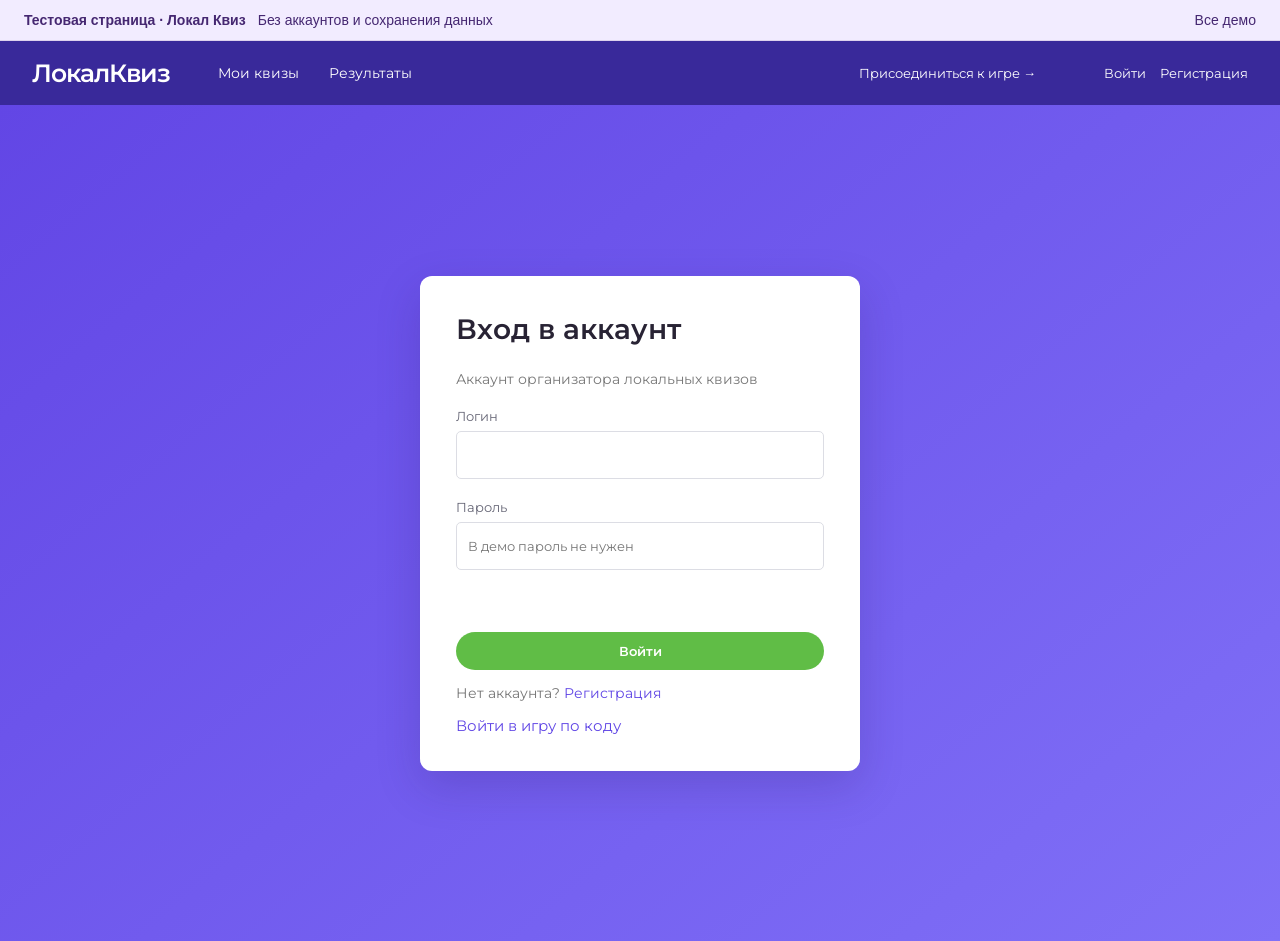
<file: ftldata/demos/quiz/index.html>
<!doctype html>
<html lang="ru"><head>
<meta charset="utf-8"/>
<meta content="width=device-width,initial-scale=1" name="viewport"/>
<title>Локал Квиз — тестовая страница</title>


<link href="./style.css" rel="stylesheet"/><link href="./parity.css" rel="stylesheet"/><link href="./branding.css" rel="stylesheet"/><style>.demo-banner{display:flex;align-items:center;flex-wrap:wrap;gap:12px;padding:12px 24px;background:#f2ecff;color:#452771;font:14px Arial,sans-serif;border-bottom:1px solid #ddd1ed}.demo-banner a{margin-left:auto;color:inherit}#demo-status:not(:empty){position:fixed;bottom:20px;left:50%;transform:translateX(-50%);z-index:10000;padding:15px 22px;border-radius:8px;background:#302345;color:white;max-width:90vw;box-shadow:0 4px 24px #0003}</style></head>
<body><aside class="demo-banner"><strong>Тестовая страница · Локал Квиз</strong><span>Без аккаунтов и сохранения данных</span><a href="../">Все демо</a></aside>
<header>
<a class="brand" data-demo-href="#/" href="#">Локал<span>Квиз</span></a>
<nav><a data-demo-href="#/" href="#">Мои квизы</a><a data-demo-href="#/results" href="#">Результаты</a></nav>
<a class="join-link" data-demo-href="#/join" href="#">Присоединиться к игре →</a>
<details class="game-menu"><summary aria-label="Меню">☰</summary><nav><a data-demo-href="#/" href="#">Мои квизы</a><a data-demo-href="#/results" href="#">Результаты</a><a data-demo-href="#/join" href="#">Войти по коду</a></nav></details>
<div id="account-nav"><a data-demo-href="#/login" href="#">Войти</a><a data-demo-href="#/register" href="#">Регистрация</a></div></header>
<main class="auth-page" id="app"><section class="auth-card"><h1>Вход в аккаунт</h1><p>Аккаунт организатора локальных квизов</p><form id="auth-form"><label>Логин<input autocomplete="off" id="auth-login" maxlength="40" minlength="3"/></label><label>Пароль<input autocomplete="off" disabled="" id="auth-password" maxlength="128" minlength="8" placeholder="В демо пароль не нужен" type="password"/></label><p class="auth-error" id="auth-error" role="alert"></p><button class="primary" id="auth-submit">Войти</button></form><p>Нет аккаунта? <a data-demo-href="#/register" href="#">Регистрация</a></p><a data-demo-href="#/join" href="#">Войти в игру по коду</a></section></main>
<div id="toast" role="status"></div>
<dialog id="modal"></dialog>

<div id="demo-status" role="status"></div><script defer="" src="../demo.js"></script></body><div id="codex-browser-sidebar-comments-root" style="position: fixed; inset: 0px; pointer-events: none; z-index: 2147483647;"></div></html>
</file>
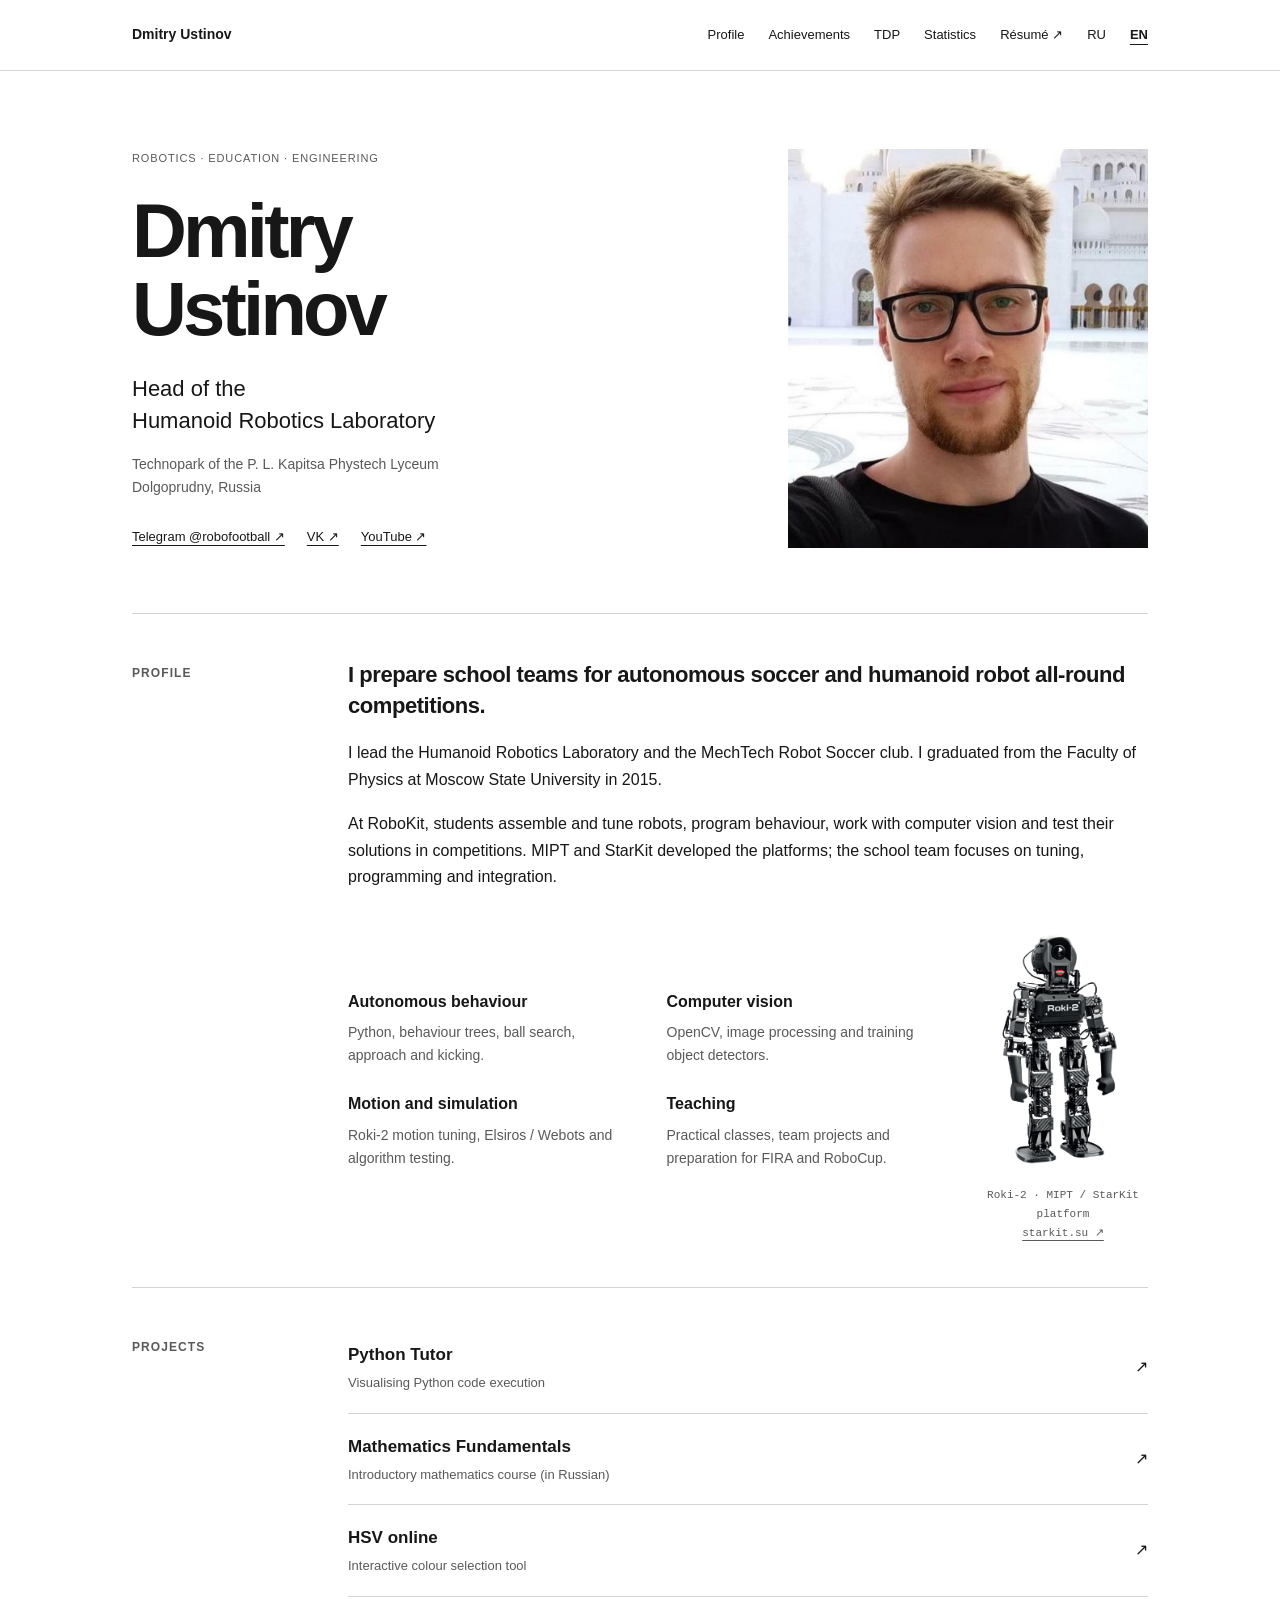
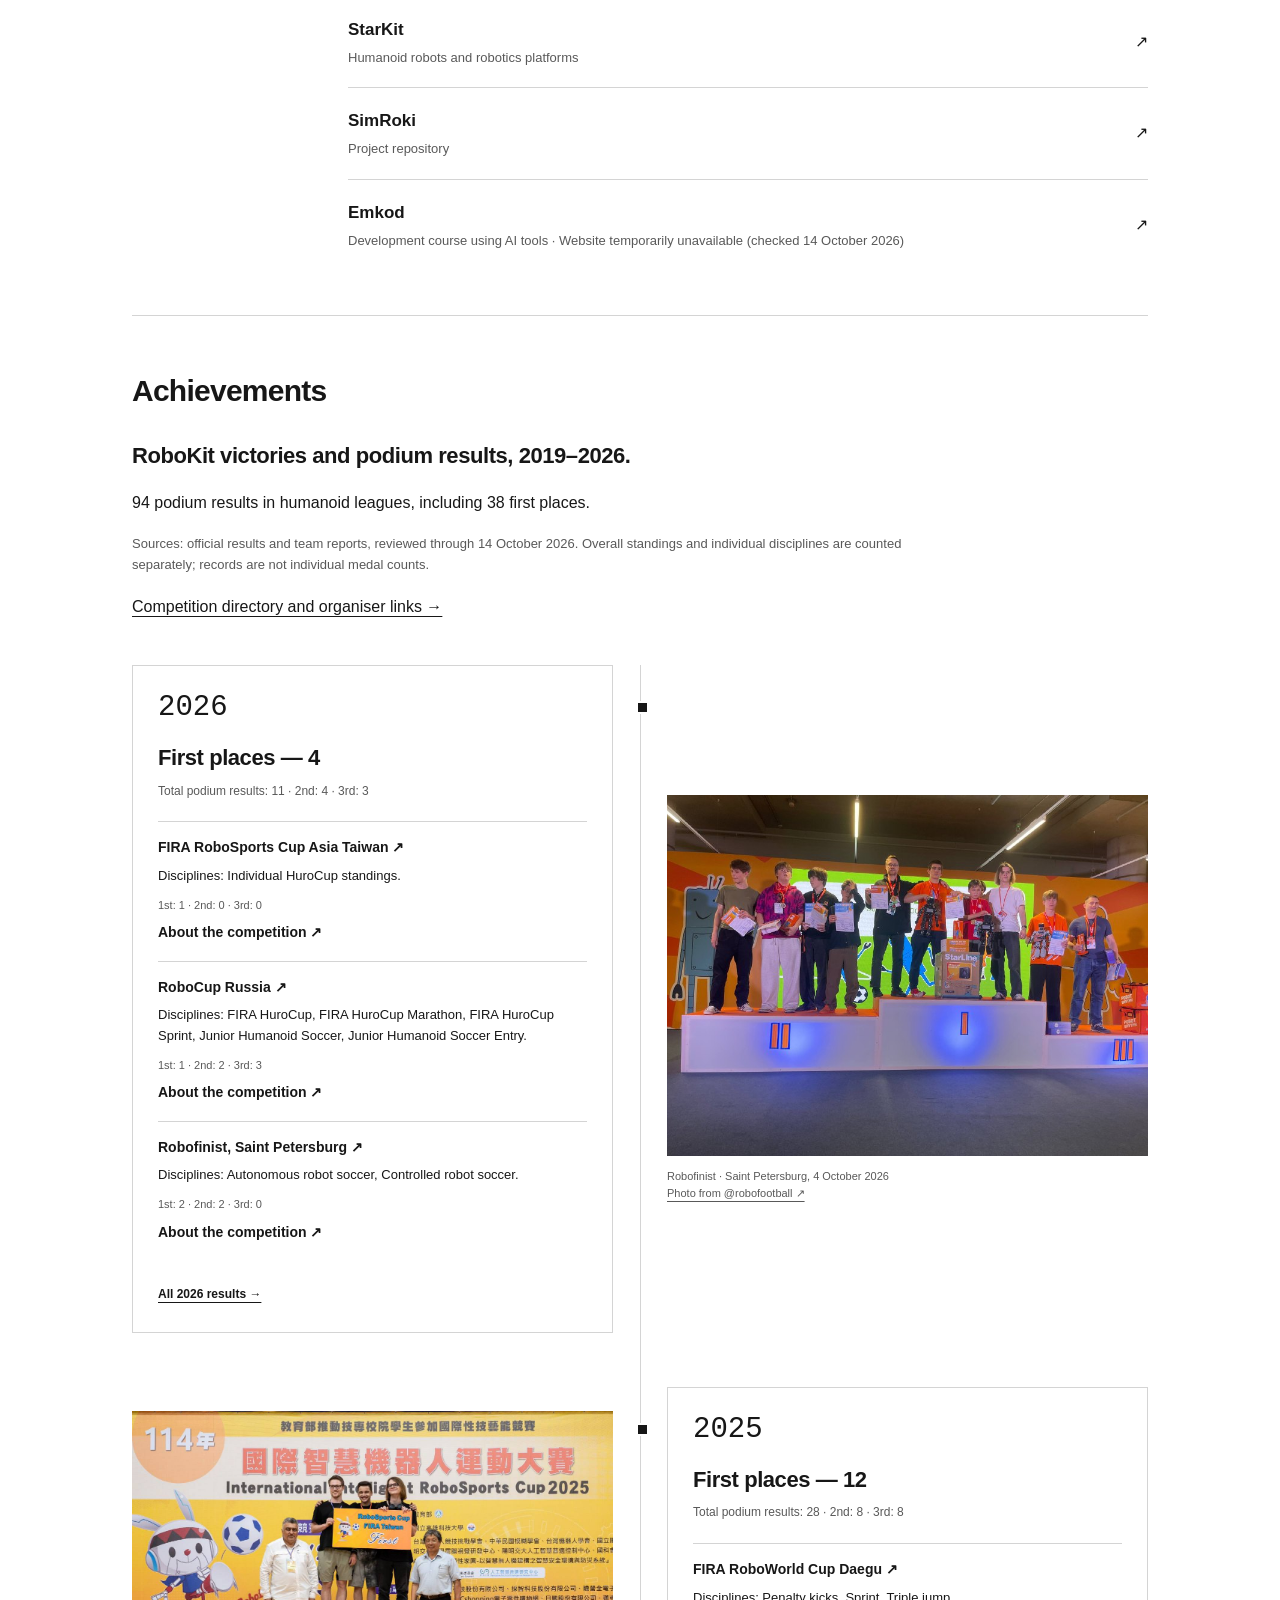
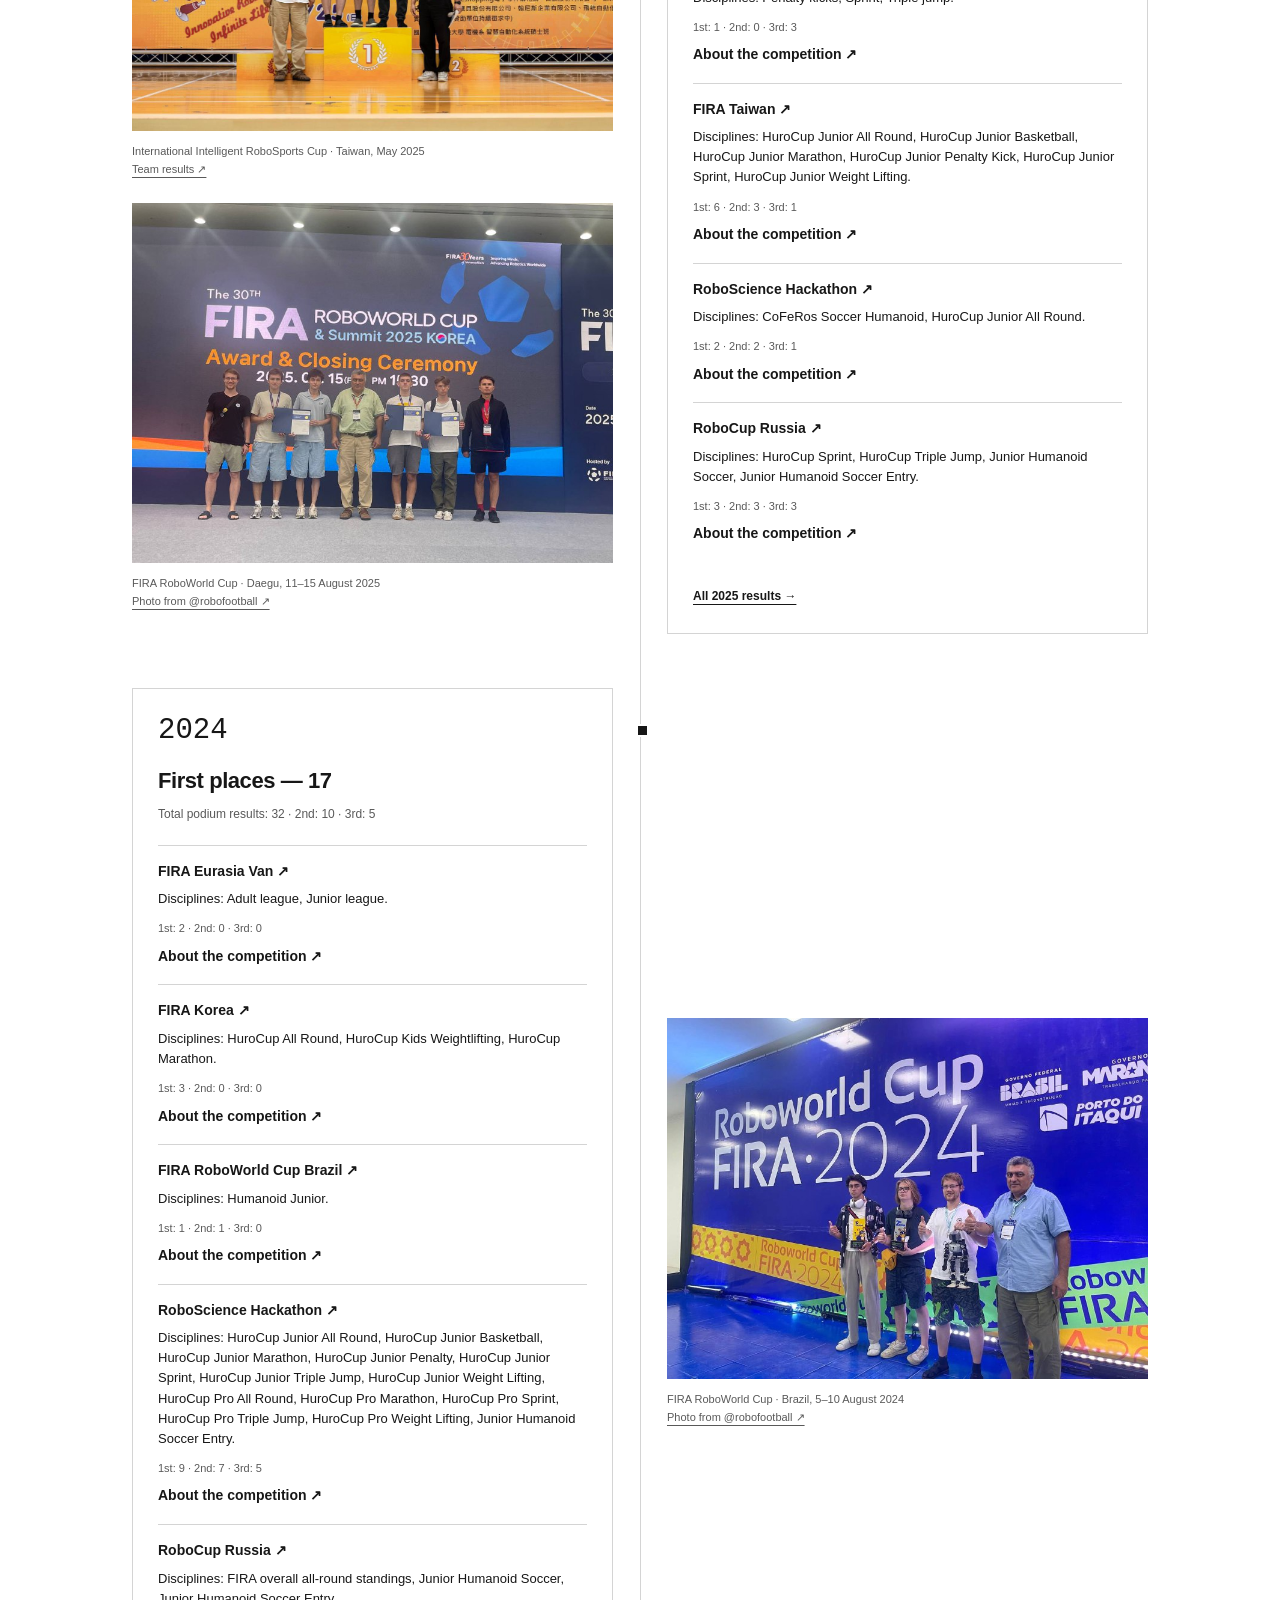
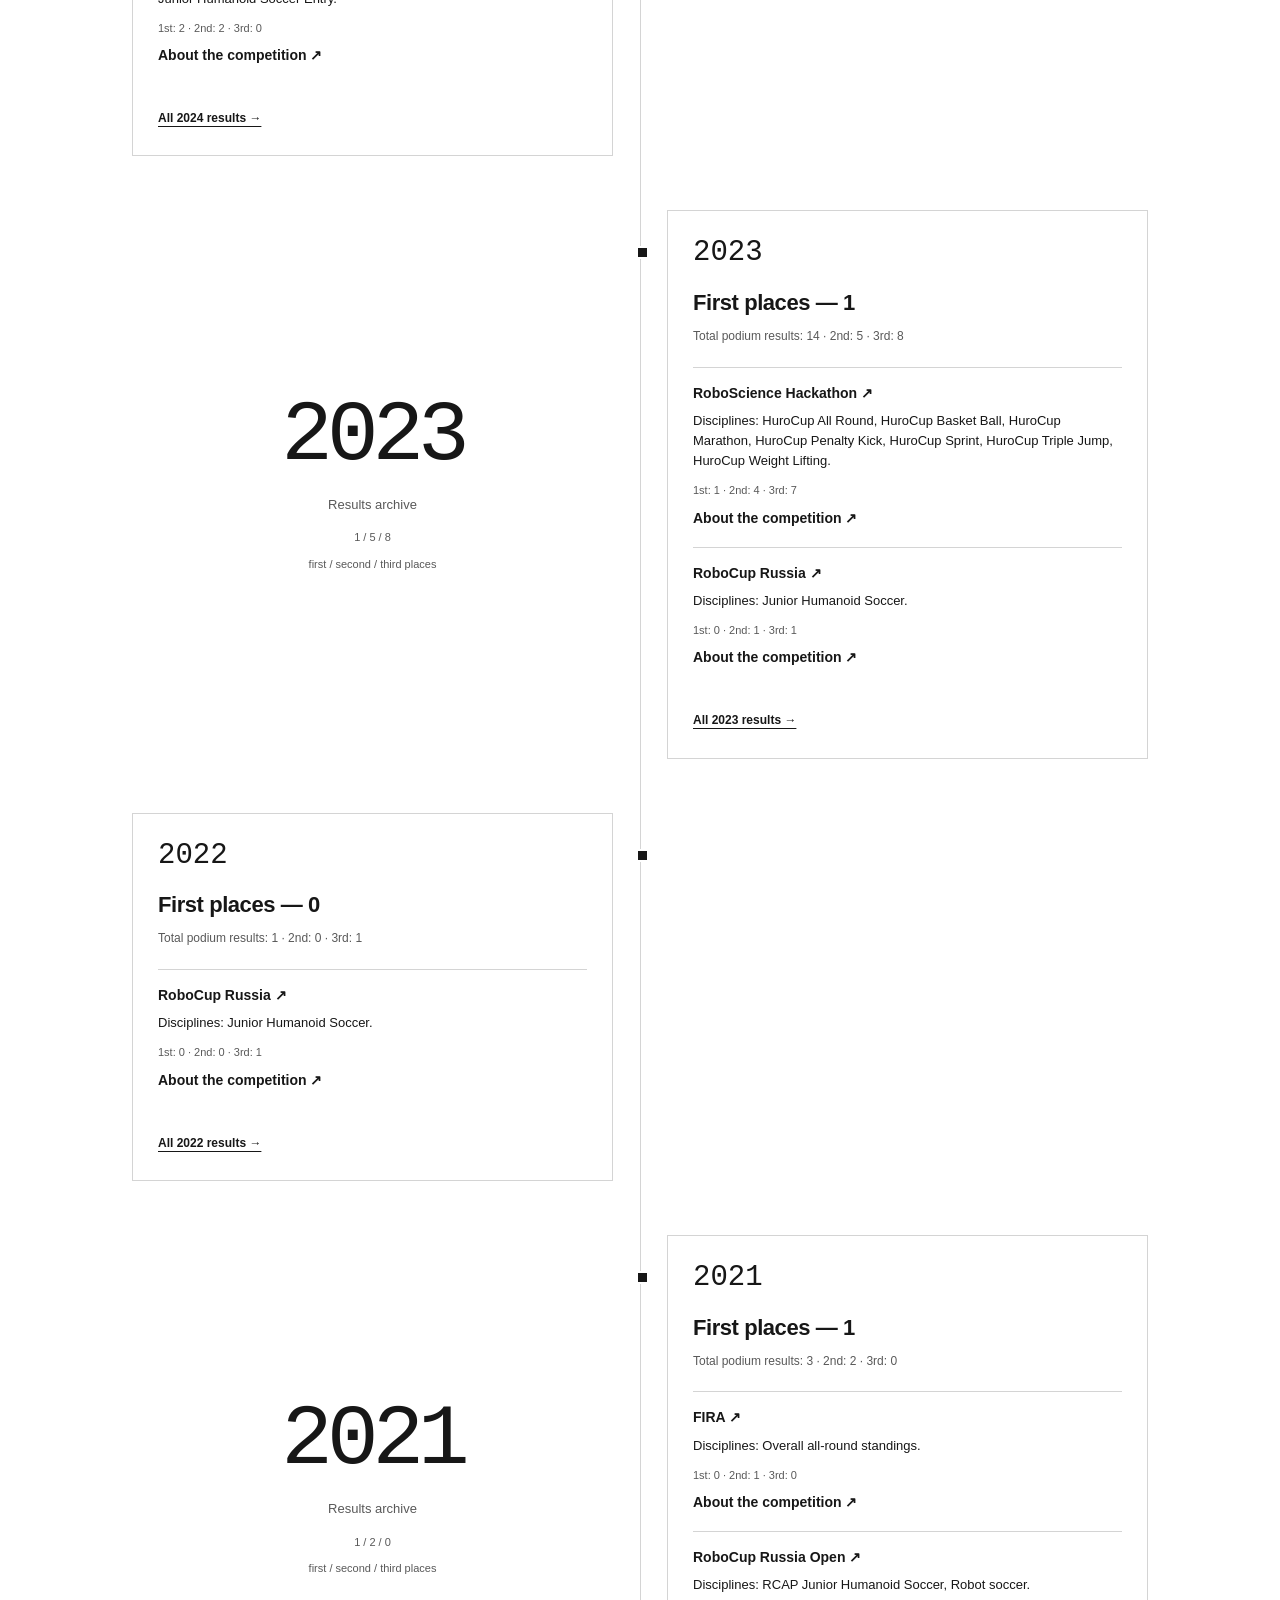
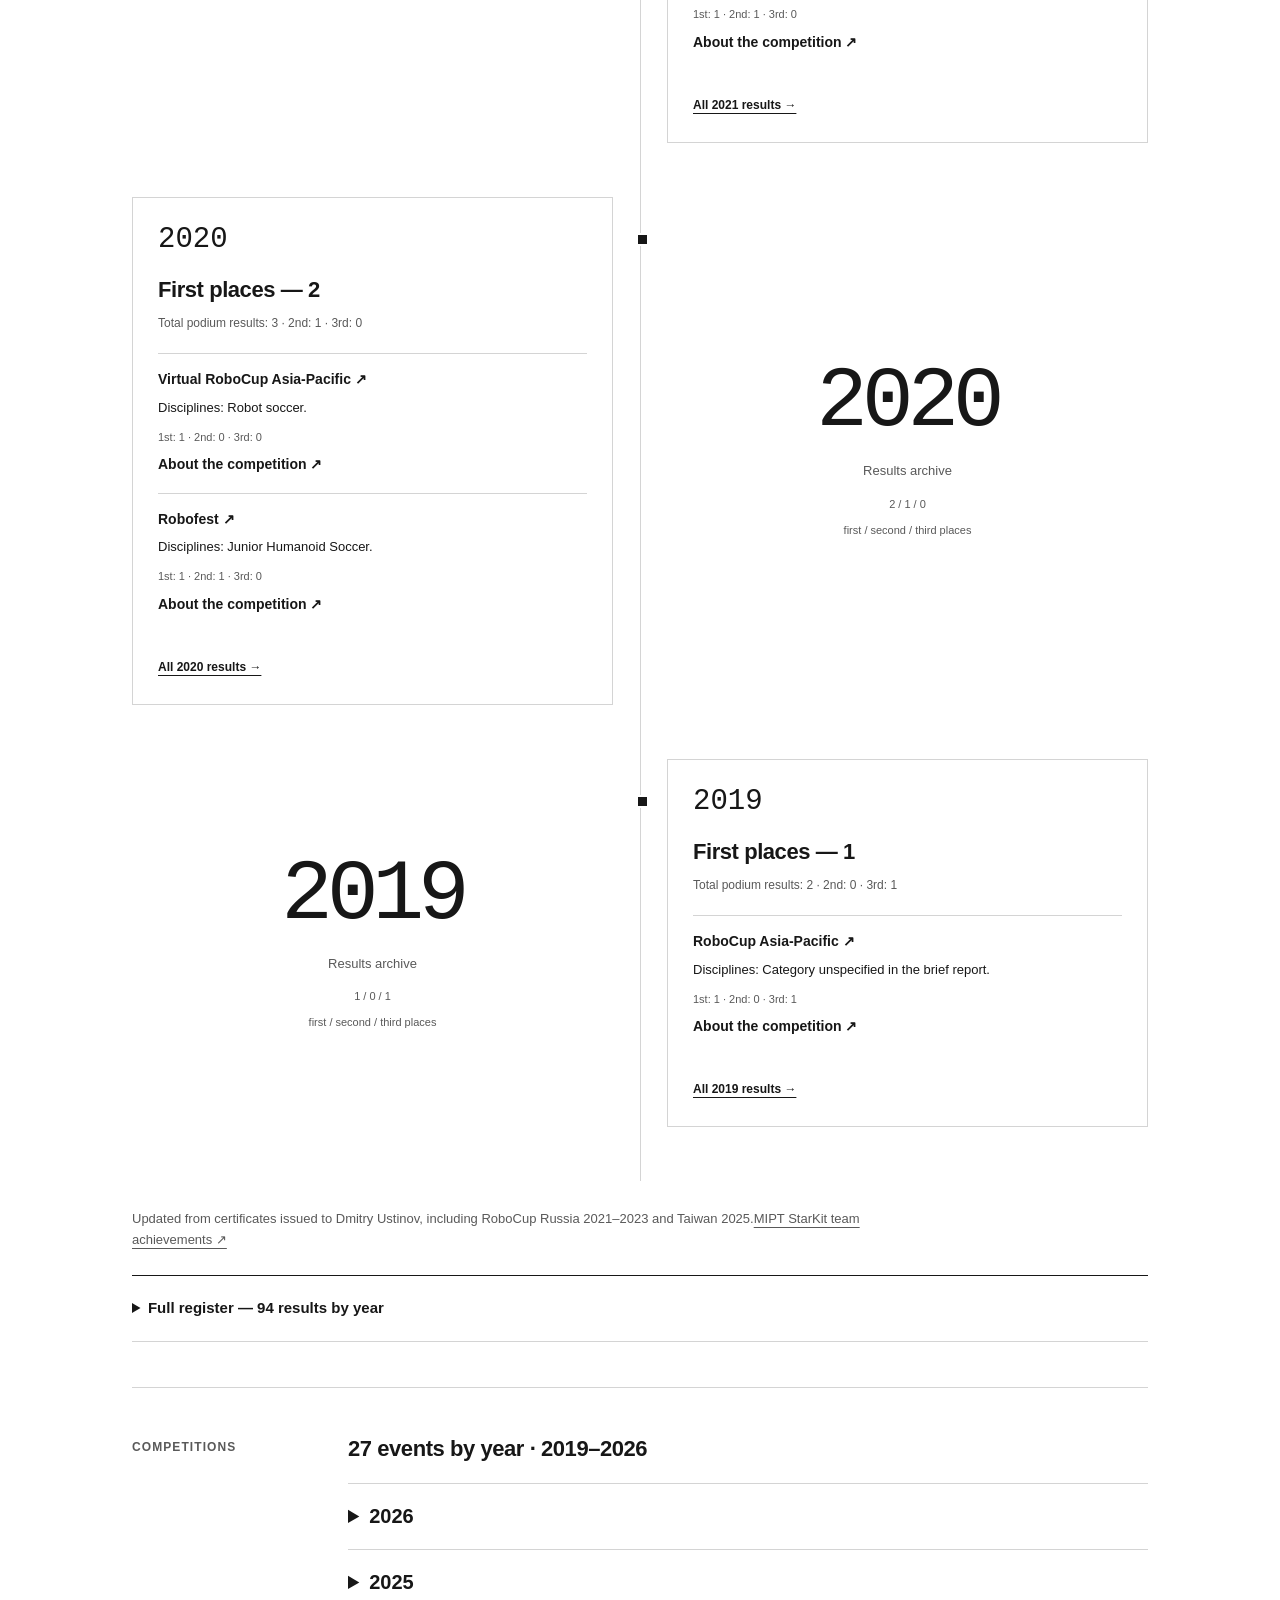
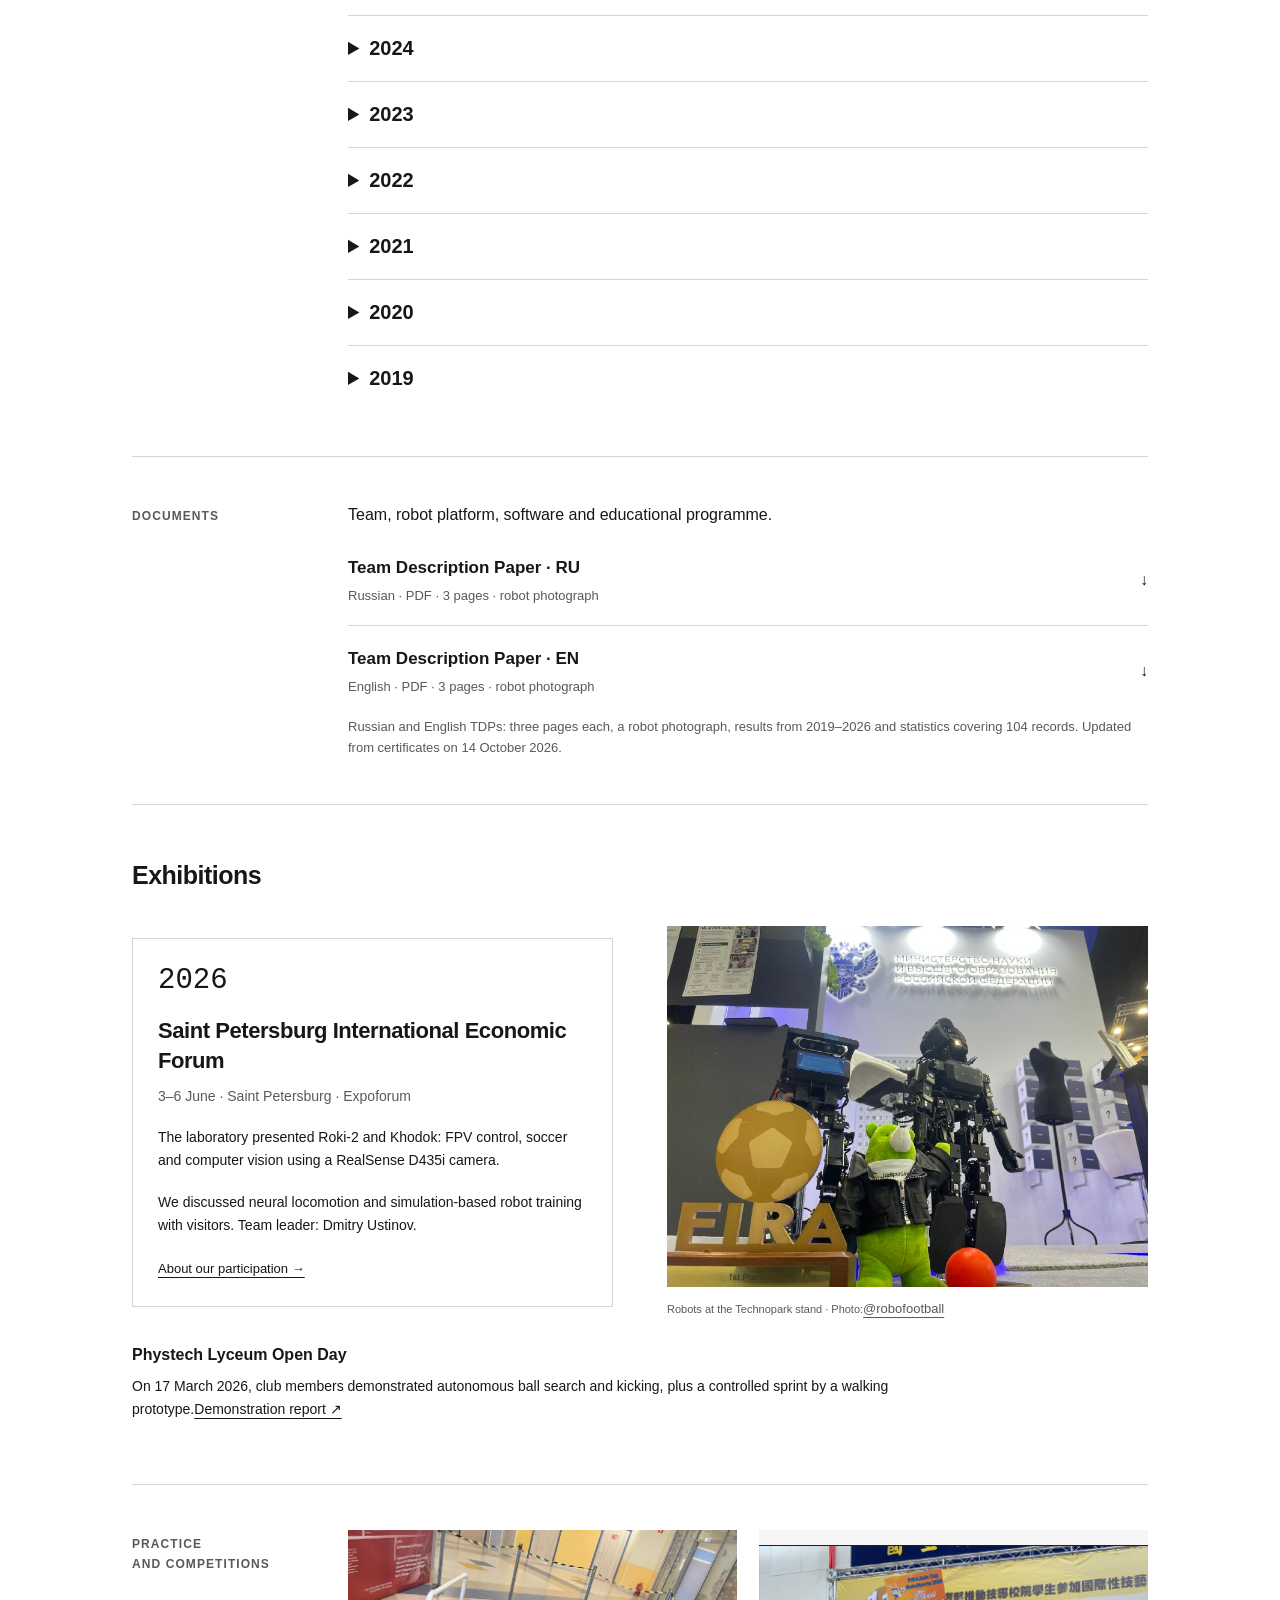
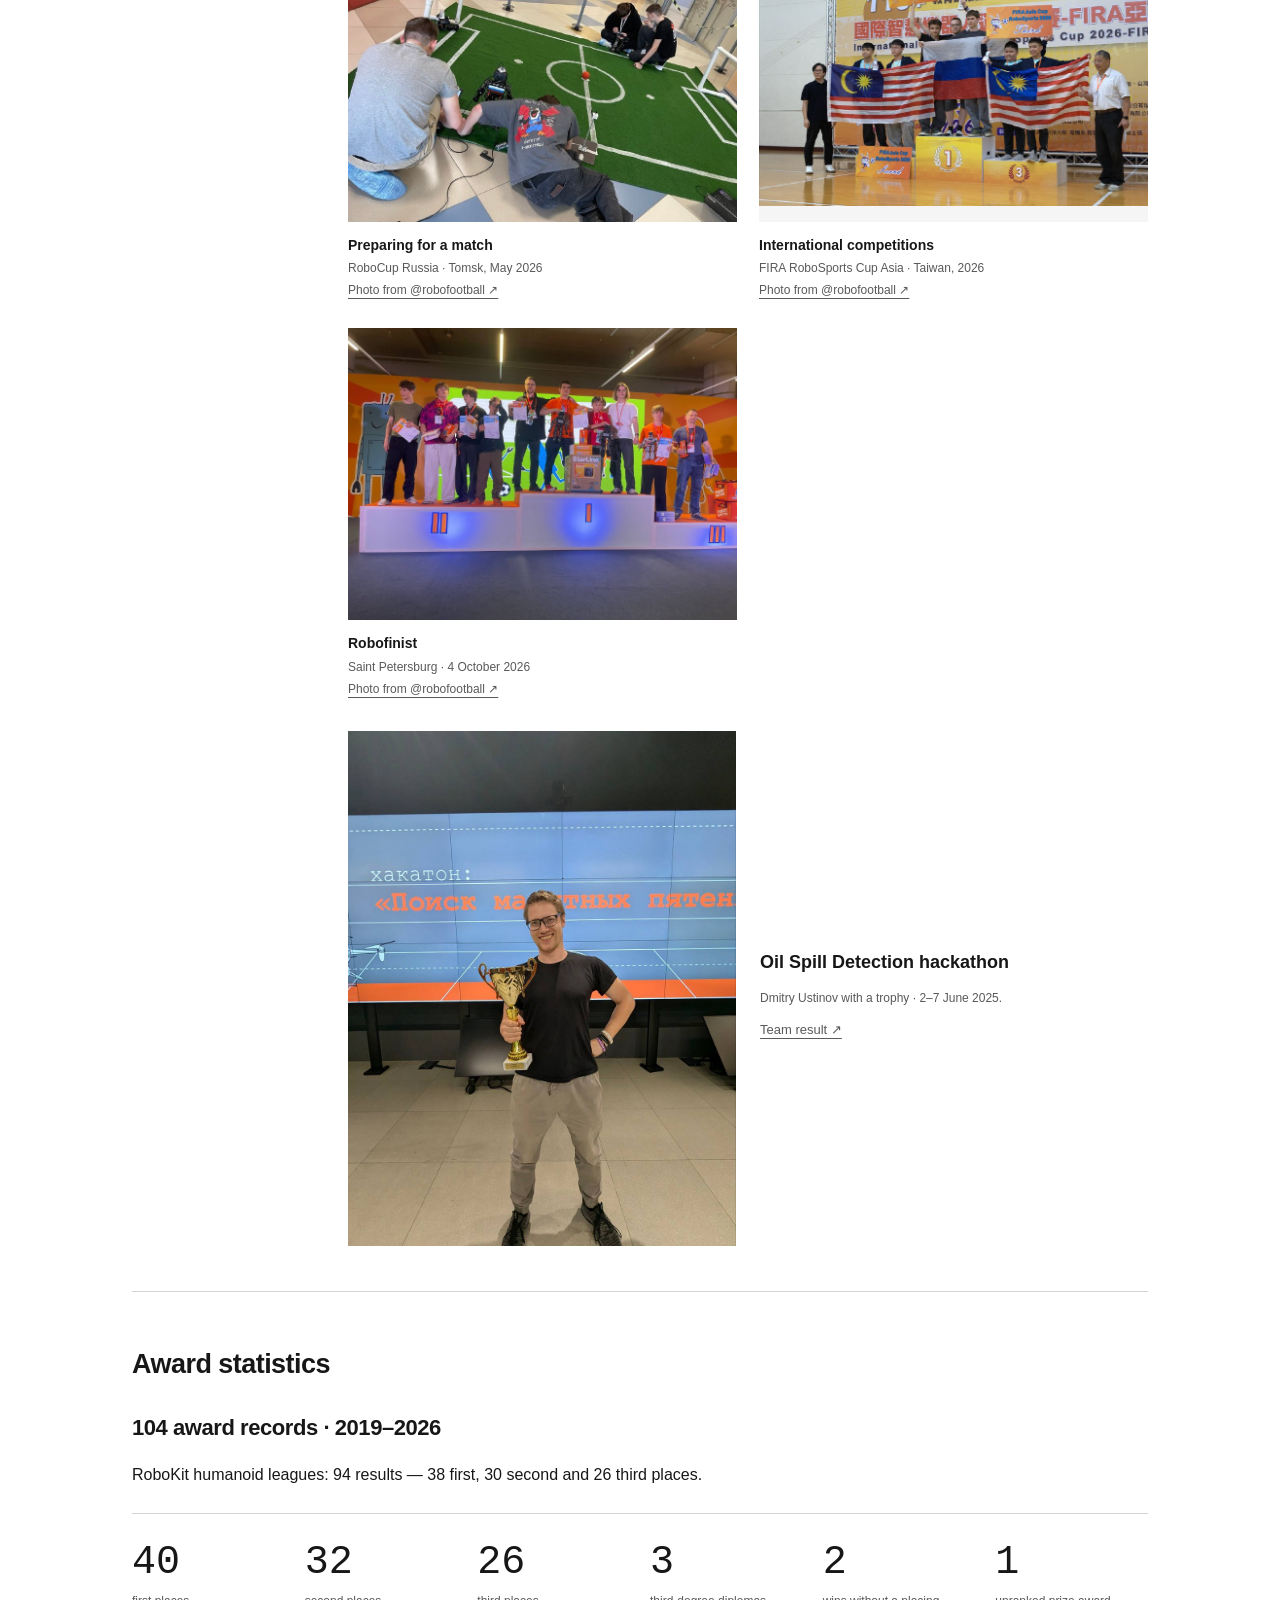
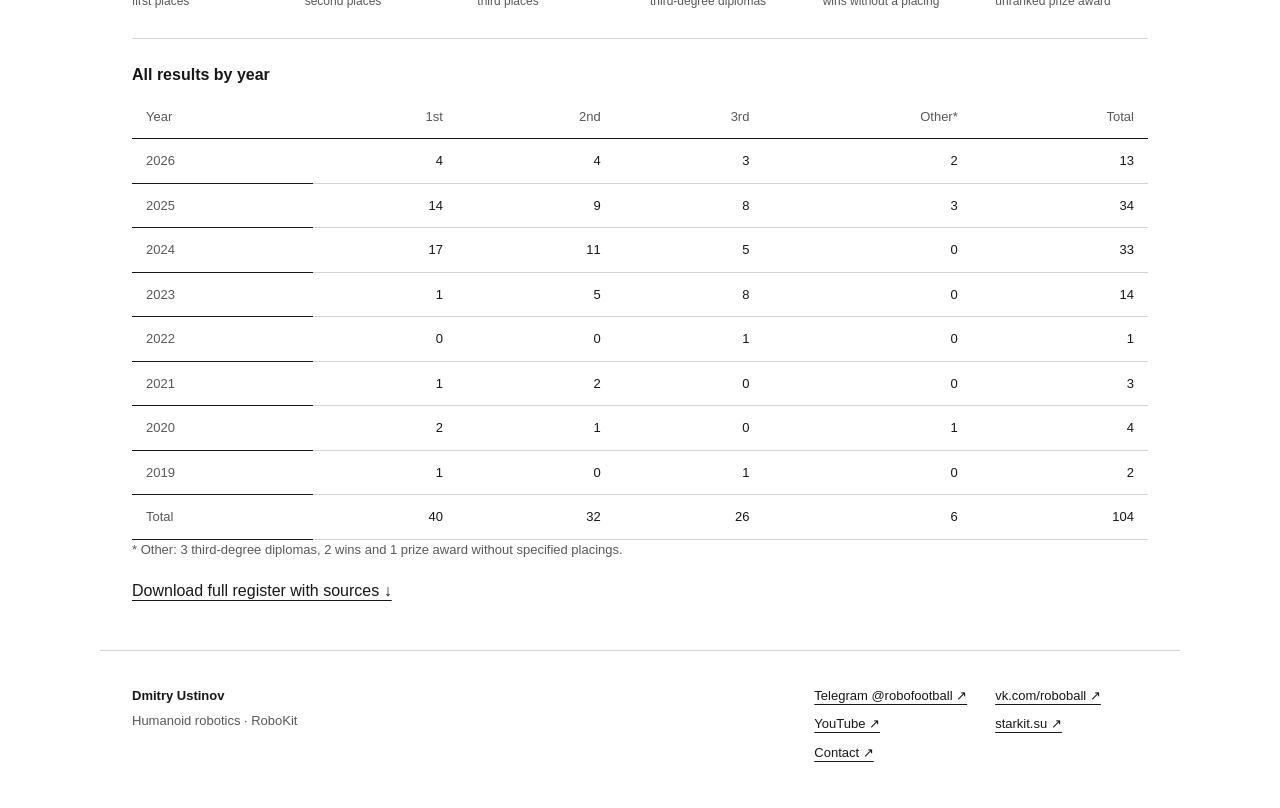
<file: en.html>
<!DOCTYPE html>
<html lang="en">
<head>
<meta charset="utf-8">
<meta name="viewport" content="width=device-width,initial-scale=1">
<meta name="color-scheme" content="light">
<title>Dmitry Ustinov — Robotics and RoboKit</title>
<meta name="description" content="Dmitry Ustinov: humanoid robotics, RoboKit achievements, projects and team description papers in English and Russian.">
<link rel="stylesheet" href="assets/site.css?v=20261014-12">
<script src="assets/site.js?v=20261014-12" defer></script>
</head>
<body>
<a class="skip" href="#main">Skip to content</a>
<header class="topbar"><div class="wrap topbar-inner">
<a class="brand" href="en.html">Dmitry Ustinov</a><nav aria-label="Main navigation"><a href="#profile">Profile</a><a href="#results">Achievements</a><a href="#documents">TDP</a><a href="#statistics">Statistics</a><a href="resume.html?lang=en">Résumé ↗</a><a href="index.html" hreflang="ru" class="language-switch" lang="ru">RU</a><a href="en.html" hreflang="en" class="language-switch" lang="en" aria-current="page">EN</a></nav>
</div></header>
<main id="main" class="wrap"><div class="hero">
<div>
<p class="eyebrow">Robotics · Education · Engineering</p>
<h1>Dmitry<br>Ustinov</h1>
<p class="role">Head of the<br>Humanoid Robotics Laboratory</p>
<p class="meta">Technopark of the P. L. Kapitsa Phystech Lyceum<br>Dolgoprudny, Russia</p>
<div class="hero-links">
<a href="https://t.me/robofootball">Telegram @robofootball ↗</a><a href="https://vk.com/roboball">VK ↗</a><a href="https://www.youtube.com/@%D0%94%D0%BC%D0%B8%D1%82%D1%80%D0%B8%D0%B9%D0%A3%D1%81%D1%82%D0%B8%D0%BD%D0%BE%D0%B2-%D1%886%D1%87">YouTube ↗</a>
</div>
</div>
<figure class="portrait"><img src="assets/dmitry-ustinov.jpg" width="640" height="640" alt="Dmitry Ustinov"></figure>

</div>
<section id="profile" class="section"><h2>Profile</h2>
<div class="section-body">
<p class="lead">I prepare school teams for autonomous soccer and humanoid robot all-round competitions.</p>
<p>I lead the Humanoid Robotics Laboratory and the MechTech Robot Soccer club. I graduated from the Faculty of Physics at Moscow State University in 2015.</p>
<p>At RoboKit, students assemble and tune robots, program behaviour, work with computer vision and test their solutions in competitions. MIPT and StarKit developed the platforms; the school team focuses on tuning, programming and integration.</p>
<div class="profile-skills"><div class="skills">
<div>
<h3>Autonomous behaviour</h3>
<p>Python, behaviour trees, ball search, approach and kicking.</p>
</div>
<div>
<h3>Computer vision</h3>
<p>OpenCV, image processing and training object detectors.</p>
</div>
<div>
<h3>Motion and simulation</h3>
<p>Roki-2 motion tuning, Elsiros / Webots and algorithm testing.</p>
</div>
<div>
<h3>Teaching</h3>
<p>Practical classes, team projects and preparation for FIRA and RoboCup.</p>
</div>
</div><figure class="robot"><img src="assets/roki-2.png" width="800" height="1280" alt="Roki-2 humanoid robot"><figcaption>Roki-2 · MIPT / StarKit platform<br><a href="https://starkit.su/">starkit.su ↗</a></figcaption></figure></div>
</div></section>
<section id="projects" class="section"><h2>Projects</h2>
<div class="section-body">
<a class="project" href="https://dimaystinov.github.io/pythontutor/"><span><strong>Python Tutor</strong><small>Visualising Python code execution</small></span><span aria-hidden="true">↗</span></a><a class="project" href="https://dimaystinov.github.io/balance/spacemath/index.html"><span><strong>Mathematics Fundamentals</strong><small>Introductory mathematics course (in Russian)</small></span><span aria-hidden="true">↗</span></a><a class="project" href="hsv.html"><span><strong>HSV online</strong><small>Interactive colour selection tool</small></span><span aria-hidden="true">↗</span></a><a class="project" href="https://starkit.su/"><span><strong>StarKit</strong><small>Humanoid robots and robotics platforms</small></span><span aria-hidden="true">↗</span></a><a class="project" href="https://github.com/dimaystinov/SimRoki"><span><strong>SimRoki</strong><small>Project repository</small></span><span aria-hidden="true">↗</span></a><a class="project" href="https://emkod.ru/"><span><strong>Emkod</strong><small>Development course using AI tools · Website temporarily unavailable (checked 14 October 2026)</small></span><span aria-hidden="true">↗</span></a>
</div></section>
<section id="results" class="section"><h2>Achievements</h2>
<div class="section-body">
<p class="lead">RoboKit victories and podium results, 2019–2026.</p>
<p>94 podium results in humanoid leagues, including 38 first places.</p><p class="note">Sources: official results and team reports, reviewed through 14 October 2026. Overall standings and individual disciplines are counted separately; records are not individual medal counts.</p>
<p><a href="#competitions">Competition directory and organiser links →</a></p><div class="awards-timeline">
<article class="award-row" id="awards-2026"><div class="award-card"><p class="award-year">2026</p><h3>First places — 4</h3><p class="award-total">Total podium results: 11 · 2nd: 4 · 3rd: 3</p><ul class="event-results"><li><a href="https://t.me/robofootball/384">FIRA RoboSports Cup Asia Taiwan ↗</a><p>Disciplines: Individual HuroCup standings.</p><small>1st: 1 · 2nd: 0 · 3rd: 0</small><p class="competition-link"><a href="https://www.dooogrobotics.com/register">About the competition ↗</a></p></li><li><a href="https://storage.tusur.ru/files/189255/35341.pdf">RoboCup Russia ↗</a><p>Disciplines: FIRA HuroCup, FIRA HuroCup Marathon, FIRA HuroCup Sprint, Junior Humanoid Soccer, Junior Humanoid Soccer Entry.</p><small>1st: 1 · 2nd: 2 · 3rd: 3</small><p class="competition-link"><a href="https://robocuprussiaopen.ru/events/russiaopen/2026/">About the competition ↗</a></p></li><li><a href="https://t.me/robofootball/398">Robofinist, Saint Petersburg ↗</a><p>Disciplines: Autonomous robot soccer, Controlled robot soccer.</p><small>1st: 2 · 2nd: 2 · 3rd: 0</small><p class="competition-link"><a href="https://robofinist.ru/event/info/pages/id/1600">About the competition ↗</a></p></li></ul><a href="#full-register" class="year-detail" data-year="2026">All 2026 results →</a></div><figure class="award-image"><a href="https://t.me/robofootball/398"><img src="assets/photos/robofinist-2026.jpg" width="800" height="600" loading="lazy" alt="RoboKit team at a robotics competition or exhibition"></a><figcaption>Robofinist · Saint Petersburg, 4 October 2026<br><a href="https://t.me/robofootball/398">Photo from @robofootball ↗</a></figcaption></figure></article><article class="award-row" id="awards-2025"><div class="award-card"><p class="award-year">2025</p><h3>First places — 12</h3><p class="award-total">Total podium results: 28 · 2nd: 8 · 3rd: 8</p><ul class="event-results"><li><a href="https://t.me/robofootball/300">FIRA RoboWorld Cup Daegu ↗</a><p>Disciplines: Penalty kicks, Sprint, Triple jump.</p><small>1st: 1 · 2nd: 0 · 3rd: 3</small><p class="competition-link"><a href="https://2025.firaworldcup.org/">About the competition ↗</a></p></li><li><a href="https://t.me/robofootball/246">FIRA Taiwan ↗</a><p>Disciplines: HuroCup Junior All Round, HuroCup Junior Basketball, HuroCup Junior Marathon, HuroCup Junior Penalty Kick, HuroCup Junior Sprint, HuroCup Junior Weight Lifting.</p><small>1st: 6 · 2nd: 3 · 3rd: 1</small><p class="competition-link"><a href="https://events.tku.edu.tw/eFocusDetail.cshtml?sn=2950">About the competition ↗</a></p></li><li><a href="https://coferos.org/roboscience-hackathon-2024-2/">RoboScience Hackathon ↗</a><p>Disciplines: CoFeRos Soccer Humanoid, HuroCup Junior All Round.</p><small>1st: 2 · 2nd: 2 · 3rd: 1</small><p class="competition-link"><a href="https://coferos.org/roboscience-hackathon-2024-2/">About the competition ↗</a></p></li><li><a href="https://storage.tusur.ru/files/180564/2025.pdf">RoboCup Russia ↗</a><p>Disciplines: HuroCup Sprint, HuroCup Triple Jump, Junior Humanoid Soccer, Junior Humanoid Soccer Entry.</p><small>1st: 3 · 2nd: 3 · 3rd: 3</small><p class="competition-link"><a href="https://robocuprussiaopen.ru/events/russiaopen/2025/">About the competition ↗</a></p></li></ul><a href="#full-register" class="year-detail" data-year="2025">All 2025 results →</a></div><div class="award-photo-stack"><figure class="award-image"><a href="assets/photos/fira-taiwan-2025.jpg"><img src="assets/photos/fira-taiwan-2025.jpg" width="1280" height="853" loading="lazy" alt="RoboKit team at a robotics competition or exhibition"></a><figcaption>International Intelligent RoboSports Cup · Taiwan, May 2025<br><a href="https://t.me/robofootball/246">Team results ↗</a></figcaption></figure><figure class="award-image"><a href="https://t.me/robofootball/300"><img src="assets/photos/fira-korea-2025.jpg" width="800" height="600" loading="lazy" alt="RoboKit team at a robotics competition or exhibition"></a><figcaption>FIRA RoboWorld Cup · Daegu, 11–15 August 2025<br><a href="https://t.me/robofootball/300">Photo from @robofootball ↗</a></figcaption></figure></div></article><article class="award-row" id="awards-2024"><div class="award-card"><p class="award-year">2024</p><h3>First places — 17</h3><p class="award-total">Total podium results: 32 · 2nd: 10 · 3rd: 5</p><ul class="event-results"><li><a href="https://t.me/robofootball/155">FIRA Eurasia Van ↗</a><p>Disciplines: Adult league, Junior league.</p><small>1st: 2 · 2nd: 0 · 3rd: 0</small><p class="competition-link"><a href="https://firaworldcup.org/">About the competition ↗</a></p></li><li><a href="https://t.me/robofootball/124">FIRA Korea ↗</a><p>Disciplines: HuroCup All Round, HuroCup Kids Weightlifting, HuroCup Marathon.</p><small>1st: 3 · 2nd: 0 · 3rd: 0</small><p class="competition-link"><a href="https://firaworldcup.org/">About the competition ↗</a></p></li><li><a href="https://t.me/robofootball/89">FIRA RoboWorld Cup Brazil ↗</a><p>Disciplines: Humanoid Junior.</p><small>1st: 1 · 2nd: 1 · 3rd: 0</small><p class="competition-link"><a href="https://firaworldcup.org/">About the competition ↗</a></p></li><li><a href="https://www.firarussia.ru/rsh2024_eng">RoboScience Hackathon ↗</a><p>Disciplines: HuroCup Junior All Round, HuroCup Junior Basketball, HuroCup Junior Marathon, HuroCup Junior Penalty, HuroCup Junior Sprint, HuroCup Junior Triple Jump, HuroCup Junior Weight Lifting, HuroCup Pro All Round, HuroCup Pro Marathon, HuroCup Pro Sprint, HuroCup Pro Triple Jump, HuroCup Pro Weight Lifting, Junior Humanoid Soccer Entry.</p><small>1st: 9 · 2nd: 7 · 3rd: 5</small><p class="competition-link"><a href="https://www.firarussia.ru/rsh2024_eng">About the competition ↗</a></p></li><li><a href="https://t.me/robofootball/109">RoboCup Russia ↗</a><p>Disciplines: FIRA overall all-round standings, Junior Humanoid Soccer, Junior Humanoid Soccer Entry.</p><small>1st: 2 · 2nd: 2 · 3rd: 0</small><p class="competition-link"><a href="https://robocuprussiaopen.ru/events/">About the competition ↗</a></p></li></ul><a href="#full-register" class="year-detail" data-year="2024">All 2024 results →</a></div><figure class="award-image"><a href="https://t.me/robofootball/89"><img src="assets/photos/fira-brazil-2024.jpg" width="800" height="600" loading="lazy" alt="RoboKit team at a robotics competition or exhibition"></a><figcaption>FIRA RoboWorld Cup · Brazil, 5–10 August 2024<br><a href="https://t.me/robofootball/89">Photo from @robofootball ↗</a></figcaption></figure></article><article class="award-row" id="awards-2023"><div class="award-card"><p class="award-year">2023</p><h3>First places — 1</h3><p class="award-total">Total podium results: 14 · 2nd: 5 · 3rd: 8</p><ul class="event-results"><li><a href="https://www.firarussia.ru/rsh2023">RoboScience Hackathon ↗</a><p>Disciplines: HuroCup All Round, HuroCup Basket Ball, HuroCup Marathon, HuroCup Penalty Kick, HuroCup Sprint, HuroCup Triple Jump, HuroCup Weight Lifting.</p><small>1st: 1 · 2nd: 4 · 3rd: 7</small><p class="competition-link"><a href="https://www.firarussia.ru/rsh2023">About the competition ↗</a></p></li><li><a href="https://dimaystinov.github.io/docs/personal-awards-en.html#diploma-32">RoboCup Russia ↗</a><p>Disciplines: Junior Humanoid Soccer.</p><small>1st: 0 · 2nd: 1 · 3rd: 1</small><p class="competition-link"><a href="https://dimaystinov.github.io/docs/personal-awards-en.html#diploma-32">About the competition ↗</a></p></li></ul><a href="#full-register" class="year-detail" data-year="2023">All 2023 results →</a></div><div class="archive-year" aria-hidden="true">
<span>2023</span><p>Results archive</p>
<small>1 / 5 / 8<br>first / second / third places</small>
</div></article><article id="awards-2022" class="award-row"><div class="award-card"><p class="award-year">2022</p><h3>First places — 0</h3><p class="award-total">Total podium results: 1 · 2nd: 0 · 3rd: 1</p><ul class="event-results"><li><a href="https://dimaystinov.github.io/docs/personal-awards-en.html#diploma-28">RoboCup Russia ↗</a><p>Disciplines: Junior Humanoid Soccer.</p><small>1st: 0 · 2nd: 0 · 3rd: 1</small><p class="competition-link"><a href="https://dimaystinov.github.io/docs/personal-awards-en.html#diploma-28">About the competition ↗</a></p></li></ul><a href="#full-register" class="year-detail" data-year="2022">All 2022 results →</a></div></article><article class="award-row" id="awards-2021"><div class="award-card"><p class="award-year">2021</p><h3>First places — 1</h3><p class="award-total">Total podium results: 3 · 2nd: 2 · 3rd: 0</p><ul class="event-results"><li><a href="https://robokit.su/">FIRA ↗</a><p>Disciplines: Overall all-round standings.</p><small>1st: 0 · 2nd: 1 · 3rd: 0</small><p class="competition-link"><a href="https://firaworldcup.org/news/fira-simulcup-2021-call-for-participation/">About the competition ↗</a></p></li><li><a href="https://dimaystinov.github.io/docs/personal-awards-en.html#diploma-30">RoboCup Russia Open ↗</a><p>Disciplines: RCAP Junior Humanoid Soccer, Robot soccer.</p><small>1st: 1 · 2nd: 1 · 3rd: 0</small><p class="competition-link"><a href="https://robocuprussiaopen.ru/events/russiaopen/2021/results.html">About the competition ↗</a></p></li></ul><a href="#full-register" class="year-detail" data-year="2021">All 2021 results →</a></div><div class="archive-year" aria-hidden="true">
<span>2021</span><p>Results archive</p>
<small>1 / 2 / 0<br>first / second / third places</small>
</div></article><article class="award-row" id="awards-2020"><div class="award-card"><p class="award-year">2020</p><h3>First places — 2</h3><p class="award-total">Total podium results: 3 · 2nd: 1 · 3rd: 0</p><ul class="event-results"><li><a href="https://robokit.su/">Virtual RoboCup Asia-Pacific ↗</a><p>Disciplines: Robot soccer.</p><small>1st: 1 · 2nd: 0 · 3rd: 0</small><p class="competition-link"><a href="https://lists.robocup.org/archives/list/rc-work%40lists.robocup.org/message/55JGI3QKH75Q3P2PELCK3UBLY6GTFWEI/">About the competition ↗</a></p></li><li><a href="https://robokit.su/2020/11/01/%D1%80%D0%BE%D0%B1%D0%BE%D1%84%D0%B5%D1%81%D1%82-2020/">Robofest ↗</a><p>Disciplines: Junior Humanoid Soccer.</p><small>1st: 1 · 2nd: 1 · 3rd: 0</small><p class="competition-link"><a href="https://robokit.su/2020/11/01/%D1%80%D0%BE%D0%B1%D0%BE%D1%84%D0%B5%D1%81%D1%82-2020/">About the competition ↗</a></p></li></ul><a href="#full-register" class="year-detail" data-year="2020">All 2020 results →</a></div><div class="archive-year" aria-hidden="true">
<span>2020</span><p>Results archive</p>
<small>2 / 1 / 0<br>first / second / third places</small>
</div></article><article class="award-row" id="awards-2019"><div class="award-card"><p class="award-year">2019</p><h3>First places — 1</h3><p class="award-total">Total podium results: 2 · 2nd: 0 · 3rd: 1</p><ul class="event-results"><li><a href="https://robokit.su/">RoboCup Asia-Pacific ↗</a><p>Disciplines: Category unspecified in the brief report.</p><small>1st: 1 · 2nd: 0 · 3rd: 1</small><p class="competition-link"><a href="https://www.robocup.or.jp/news/entry-74.html">About the competition ↗</a></p></li></ul><a href="#full-register" class="year-detail" data-year="2019">All 2019 results →</a></div><div class="archive-year" aria-hidden="true">
<span>2019</span><p>Results archive</p>
<small>1 / 0 / 1<br>first / second / third places</small>
</div></article>
</div>
<p class="note">Updated from certificates issued to Dmitry Ustinov, including RoboCup Russia 2021–2023 and Taiwan 2025.<a href="https://starkit.su/achievements/">MIPT StarKit team achievements ↗</a></p>
<details class="full-register" id="full-register"><summary>Full register — 94 results by year</summary><form class="filters" role="search">
<label>Year<select id="year"><option value="all">All years</option><option>2026</option><option>2025</option><option>2024</option><option>2023</option><option>2022</option><option>2021</option><option>2020</option><option>2019</option></select></label><label>Result<select id="place"><option value="all">All places</option>
<option value="1">Wins only</option>
<option value="2">Second places</option>
<option value="3">Third places</option></select></label><label class="search">Search<input id="search" type="search" placeholder="Competition, discipline, team"></label><button type="reset">Reset</button>
</form>
<p class="count" id="count" aria-live="polite"></p>
<p id="empty" hidden>No matching results. Change the filters or reset your search.</p>
<div id="registry"><div class="year-group" data-year="2026"><h3 class="year-title">2026</h3><div class="table-wrap" tabindex="0"><table><thead><tr><th>Place</th><th>Competition and discipline</th><th>Team and source</th></tr></thead><tbody><tr data-place="1"><td class="place">1</td><td><strong>FIRA RoboSports Cup Asia Taiwan</strong><span>Individual HuroCup standings</span></td><td>Fyodor Devyatov i Ilya Borisov<small><a href="https://t.me/robofootball/384">Result source ↗</a></small></td></tr><tr data-place="3"><td class="place">3</td><td><strong>RoboCup Russia</strong><span>FIRA HuroCup</span></td><td>Robokit V — Aleksey Yagubov<small><a href="https://storage.tusur.ru/files/189255/35341.pdf">Result source ↗</a>·<a href="https://t.me/robofootball/382">Result source ↗</a></small></td></tr><tr data-place="2"><td class="place">2</td><td><strong>RoboCup Russia</strong><span>FIRA HuroCup Marathon</span></td><td>Robokit V — Aleksey Yagubov<small><a href="https://storage.tusur.ru/files/189255/35341.pdf">Result source ↗</a>·<a href="https://t.me/robofootball/382">Result source ↗</a></small></td></tr><tr data-place="3"><td class="place">3</td><td><strong>RoboCup Russia</strong><span>FIRA HuroCup Sprint</span></td><td>Robokit D — Ivan Rubtsov<small><a href="https://storage.tusur.ru/files/189255/35341.pdf">Result source ↗</a>·<a href="https://t.me/robofootball/382">Result source ↗</a></small></td></tr><tr data-place="1"><td class="place">1</td><td><strong>RoboCup Russia</strong><span>Junior Humanoid Soccer</span></td><td>Robokit B — Ivan Rubtsov, Stepan Yakimov<small><a href="https://storage.tusur.ru/files/189255/35341.pdf">Result source ↗</a>·<a href="https://t.me/robofootball/382">Result source ↗</a></small></td></tr><tr data-place="2"><td class="place">2</td><td><strong>RoboCup Russia</strong><span>Junior Humanoid Soccer</span></td><td>Robokit A — Aleksey Yagubov, Fyodor Devyatov<small><a href="https://storage.tusur.ru/files/189255/35341.pdf">Result source ↗</a>·<a href="https://t.me/robofootball/382">Result source ↗</a></small></td></tr><tr data-place="3"><td class="place">3</td><td><strong>RoboCup Russia</strong><span>Junior Humanoid Soccer Entry</span></td><td>Robokit V — Aleksey Yagubov<small><a href="https://storage.tusur.ru/files/189255/35341.pdf">Result source ↗</a>·<a href="https://t.me/robofootball/382">Result source ↗</a></small></td></tr><tr data-place="1"><td class="place">1</td><td><strong>Robofinist, Saint Petersburg</strong><span>Autonomous robot soccer</span></td><td>Robokit V — Aleksey Yagubov, Ilya Georgievskiy, Andrey Kuzmenko<small><a href="https://t.me/robofootball/398">Result source ↗</a></small></td></tr><tr data-place="2"><td class="place">2</td><td><strong>Robofinist, Saint Petersburg</strong><span>Autonomous robot soccer</span></td><td>Robokit A — Ivan Rubtsov, Platon Bocharov<small><a href="https://t.me/robofootball/398">Result source ↗</a></small></td></tr><tr data-place="1"><td class="place">1</td><td><strong>Robofinist, Saint Petersburg</strong><span>Controlled robot soccer</span></td><td>Robokit A — Ivan Rubtsov, Platon Bocharov<small><a href="https://t.me/robofootball/398">Result source ↗</a></small></td></tr><tr data-place="2"><td class="place">2</td><td><strong>Robofinist, Saint Petersburg</strong><span>Controlled robot soccer</span></td><td>Robokit V — Aleksey Yagubov, Ilya Georgievskiy, Andrey Kuzmenko<small><a href="https://t.me/robofootball/398">Result source ↗</a></small></td></tr></tbody></table></div></div><div class="year-group" data-year="2025"><h3 class="year-title">2025</h3><div class="table-wrap" tabindex="0"><table><thead><tr><th>Place</th><th>Competition and discipline</th><th>Team and source</th></tr></thead><tbody><tr data-place="1"><td class="place">1</td><td><strong>FIRA RoboWorld Cup Daegu</strong><span>Penalty kicks</span></td><td>Lyceum team<small><a href="https://t.me/robofootball/300">Result source ↗</a></small></td></tr><tr data-place="3"><td class="place">3</td><td><strong>FIRA RoboWorld Cup Daegu</strong><span>Penalty kicks</span></td><td>Lyceum team<small><a href="https://t.me/robofootball/300">Result source ↗</a></small></td></tr><tr data-place="3"><td class="place">3</td><td><strong>FIRA RoboWorld Cup Daegu</strong><span>Sprint</span></td><td>Lyceum team<small><a href="https://t.me/robofootball/300">Result source ↗</a></small></td></tr><tr data-place="3"><td class="place">3</td><td><strong>FIRA RoboWorld Cup Daegu</strong><span>Triple jump</span></td><td>Lyceum team<small><a href="https://t.me/robofootball/300">Result source ↗</a></small></td></tr><tr data-place="1"><td class="place">1</td><td><strong>FIRA Taiwan</strong><span>HuroCup Junior All Round</span></td><td>Robokit A — Nikita Komkov, Ilya Borisov<small><a href="https://t.me/robofootball/246">Result source ↗</a>·<a href="https://t.me/robofootball/247">Result source ↗</a>·<a href="https://dimaystinov.github.io/docs/personal-awards-en.html#diploma-14">Personal certificate</a></small></td></tr><tr data-place="2"><td class="place">2</td><td><strong>FIRA Taiwan</strong><span>HuroCup Junior All Round</span></td><td>Robokit C — Maksim Kosarev, Erik Mustakimov<small><a href="https://t.me/robofootball/246">Result source ↗</a>·<a href="https://t.me/robofootball/247">Result source ↗</a>·<a href="https://dimaystinov.github.io/docs/personal-awards-en.html#diploma-18">Personal certificate</a></small></td></tr><tr data-place="3"><td class="place">3</td><td><strong>FIRA Taiwan</strong><span>HuroCup Junior All Round</span></td><td>Robokit B — Daniil Vorobyov, Andrey Firstov<small><a href="https://t.me/robofootball/246">Result source ↗</a>·<a href="https://t.me/robofootball/247">Result source ↗</a>·<a href="https://dimaystinov.github.io/docs/personal-awards-en.html#diploma-17">Personal certificate</a></small></td></tr><tr data-place="1"><td class="place">1</td><td><strong>FIRA Taiwan</strong><span>HuroCup Junior Basketball</span></td><td>Robokit C — Maksim Kosarev, Erik Mustakimov<small><a href="https://dimaystinov.github.io/docs/personal-awards-en.html#diploma-21">Personal certificate</a></small></td></tr><tr data-place="2"><td class="place">2</td><td><strong>FIRA Taiwan</strong><span>HuroCup Junior Basketball</span></td><td>Robokit A — Nikita Komkov, Ilya Borisov<small><a href="https://dimaystinov.github.io/docs/personal-awards-en.html#diploma-16">Personal certificate</a></small></td></tr><tr data-place="1"><td class="place">1</td><td><strong>FIRA Taiwan</strong><span>HuroCup Junior Marathon</span></td><td>Robokit C — Maksim Kosarev, Erik Mustakimov<small><a href="https://dimaystinov.github.io/docs/personal-awards-en.html#diploma-19">Personal certificate</a></small></td></tr><tr data-place="2"><td class="place">2</td><td><strong>FIRA Taiwan</strong><span>HuroCup Junior Marathon</span></td><td>Robokit A — Nikita Komkov, Ilya Borisov<small><a href="https://dimaystinov.github.io/docs/personal-awards-en.html#diploma-13">Personal certificate</a></small></td></tr><tr data-place="1"><td class="place">1</td><td><strong>FIRA Taiwan</strong><span>HuroCup Junior Penalty Kick</span></td><td>Robokit A — Nikita Komkov, Ilya Borisov<small><a href="https://dimaystinov.github.io/docs/personal-awards-en.html#diploma-15">Personal certificate</a></small></td></tr><tr data-place="1"><td class="place">1</td><td><strong>FIRA Taiwan</strong><span>HuroCup Junior Sprint</span></td><td>Robokit A — Nikita Komkov, Ilya Borisov<small><a href="https://dimaystinov.github.io/docs/personal-awards-en.html#diploma-22">Personal certificate</a></small></td></tr><tr data-place="1"><td class="place">1</td><td><strong>FIRA Taiwan</strong><span>HuroCup Junior Weight Lifting</span></td><td>Robokit B — Daniil Vorobyov, Andrey Firstov<small><a href="https://dimaystinov.github.io/docs/personal-awards-en.html#diploma-20">Personal certificate</a></small></td></tr><tr data-place="1"><td class="place">1</td><td><strong>RoboScience Hackathon</strong><span>CoFeRos Soccer Humanoid</span></td><td>Robokit B — Aleksey Yagubov, Erik Mustakimov<small><a href="https://coferos.org/roboscience-hackathon-2024-2/">Result source ↗</a></small></td></tr><tr data-place="2"><td class="place">2</td><td><strong>RoboScience Hackathon</strong><span>CoFeRos Soccer Humanoid</span></td><td>Robokit A — Ilya Borisov, Ivan Rubtsov<small><a href="https://coferos.org/roboscience-hackathon-2024-2/">Result source ↗</a></small></td></tr><tr data-place="3"><td class="place">3</td><td><strong>RoboScience Hackathon</strong><span>CoFeRos Soccer Humanoid</span></td><td>Robokit V — Angelina Guznina, Serafima Strygina<small><a href="https://coferos.org/roboscience-hackathon-2024-2/">Result source ↗</a></small></td></tr><tr data-place="1"><td class="place">1</td><td><strong>RoboScience Hackathon</strong><span>HuroCup Junior All Round</span></td><td>Robokit A — Ivan Rubtsov, Ilya Borisov<small><a href="https://coferos.org/roboscience-hackathon-2024-2/">Result source ↗</a></small></td></tr><tr data-place="2"><td class="place">2</td><td><strong>RoboScience Hackathon</strong><span>HuroCup Junior All Round</span></td><td>Robokit B — Aleksey Yagubov, Erik Mustakimov<small><a href="https://coferos.org/roboscience-hackathon-2024-2/">Result source ↗</a></small></td></tr><tr data-place="2"><td class="place">2</td><td><strong>RoboCup Russia</strong><span>HuroCup Sprint</span></td><td>Robokit V<small><a href="https://storage.tusur.ru/files/180564/2025.pdf">Result source ↗</a>·<a href="https://t.me/robofootball/227">Result source ↗</a></small></td></tr><tr data-place="1"><td class="place">1</td><td><strong>RoboCup Russia</strong><span>HuroCup Triple Jump</span></td><td>Robokit B<small><a href="https://storage.tusur.ru/files/180564/2025.pdf">Result source ↗</a>·<a href="https://t.me/robofootball/227">Result source ↗</a></small></td></tr><tr data-place="2"><td class="place">2</td><td><strong>RoboCup Russia</strong><span>HuroCup Triple Jump</span></td><td>Robokit A<small><a href="https://storage.tusur.ru/files/180564/2025.pdf">Result source ↗</a>·<a href="https://t.me/robofootball/227">Result source ↗</a></small></td></tr><tr data-place="3"><td class="place">3</td><td><strong>RoboCup Russia</strong><span>HuroCup Triple Jump</span></td><td>Robokit V<small><a href="https://storage.tusur.ru/files/180564/2025.pdf">Result source ↗</a>·<a href="https://t.me/robofootball/227">Result source ↗</a></small></td></tr><tr data-place="1"><td class="place">1</td><td><strong>RoboCup Russia</strong><span>Junior Humanoid Soccer</span></td><td>Robokit A<small><a href="https://storage.tusur.ru/files/180564/2025.pdf">Result source ↗</a>·<a href="https://t.me/robofootball/227">Result source ↗</a></small></td></tr><tr data-place="2"><td class="place">2</td><td><strong>RoboCup Russia</strong><span>Junior Humanoid Soccer</span></td><td>Robokit V<small><a href="https://storage.tusur.ru/files/180564/2025.pdf">Result source ↗</a>·<a href="https://t.me/robofootball/227">Result source ↗</a></small></td></tr><tr data-place="3"><td class="place">3</td><td><strong>RoboCup Russia</strong><span>Junior Humanoid Soccer</span></td><td>Robokit B<small><a href="https://storage.tusur.ru/files/180564/2025.pdf">Result source ↗</a>·<a href="https://t.me/robofootball/227">Result source ↗</a></small></td></tr><tr data-place="1"><td class="place">1</td><td><strong>RoboCup Russia</strong><span>Junior Humanoid Soccer Entry</span></td><td>Robokit D<small><a href="https://storage.tusur.ru/files/180564/2025.pdf">Result source ↗</a>·<a href="https://t.me/robofootball/227">Result source ↗</a></small></td></tr><tr data-place="3"><td class="place">3</td><td><strong>RoboCup Russia</strong><span>Junior Humanoid Soccer Entry</span></td><td>Robokit G<small><a href="https://storage.tusur.ru/files/180564/2025.pdf">Result source ↗</a>·<a href="https://t.me/robofootball/227">Result source ↗</a></small></td></tr></tbody></table></div></div><div class="year-group" data-year="2024"><h3 class="year-title">2024</h3><div class="table-wrap" tabindex="0"><table><thead><tr><th>Place</th><th>Competition and discipline</th><th>Team and source</th></tr></thead><tbody><tr data-place="1"><td class="place">1</td><td><strong>FIRA Eurasia Van</strong><span>Adult league</span></td><td>RoboKit — Ivan Lyubimov<small><a href="https://t.me/robofootball/155">Result source ↗</a></small></td></tr><tr data-place="1"><td class="place">1</td><td><strong>FIRA Eurasia Van</strong><span>Junior league</span></td><td>RoboKit — Ivan Lyubimov<small><a href="https://t.me/robofootball/155">Result source ↗</a></small></td></tr><tr data-place="1"><td class="place">1</td><td><strong>FIRA Korea</strong><span>HuroCup All Round</span></td><td>RoboKit<small><a href="https://t.me/robofootball/124">Result source ↗</a></small></td></tr><tr data-place="1"><td class="place">1</td><td><strong>FIRA Korea</strong><span>HuroCup Kids Weightlifting</span></td><td>RoboKit<small><a href="https://t.me/robofootball/124">Result source ↗</a></small></td></tr><tr data-place="1"><td class="place">1</td><td><strong>FIRA Korea</strong><span>HuroCup Marathon</span></td><td>RoboKit<small><a href="https://t.me/robofootball/124">Result source ↗</a></small></td></tr><tr data-place="1"><td class="place">1</td><td><strong>FIRA RoboWorld Cup Brazil</strong><span>Humanoid Junior</span></td><td>ROBOKIT A — Daniel Babaev<small><a href="https://t.me/robofootball/89">Result source ↗</a></small></td></tr><tr data-place="2"><td class="place">2</td><td><strong>FIRA RoboWorld Cup Brazil</strong><span>Humanoid Junior</span></td><td>ROBOKIT B — Nikita Komkov<small><a href="https://t.me/robofootball/89">Result source ↗</a></small></td></tr><tr data-place="1"><td class="place">1</td><td><strong>RoboScience Hackathon</strong><span>HuroCup Junior All Round</span></td><td>Robokit A<small><a href="https://www.firarussia.ru/rsh2024_eng">Result source ↗</a></small></td></tr><tr data-place="3"><td class="place">3</td><td><strong>RoboScience Hackathon</strong><span>HuroCup Junior All Round</span></td><td>Robokit F<small><a href="https://www.firarussia.ru/rsh2024_eng">Result source ↗</a></small></td></tr><tr data-place="1"><td class="place">1</td><td><strong>RoboScience Hackathon</strong><span>HuroCup Junior Basketball</span></td><td>Robokit A<small><a href="https://www.firarussia.ru/rsh2024_eng">Result source ↗</a></small></td></tr><tr data-place="3"><td class="place">3</td><td><strong>RoboScience Hackathon</strong><span>HuroCup Junior Basketball</span></td><td>Robokit F<small><a href="https://www.firarussia.ru/rsh2024_eng">Result source ↗</a></small></td></tr><tr data-place="1"><td class="place">1</td><td><strong>RoboScience Hackathon</strong><span>HuroCup Junior Marathon</span></td><td>Robokit M<small><a href="https://www.firarussia.ru/rsh2024_eng">Result source ↗</a></small></td></tr><tr data-place="2"><td class="place">2</td><td><strong>RoboScience Hackathon</strong><span>HuroCup Junior Marathon</span></td><td>Robokit L<small><a href="https://www.firarussia.ru/rsh2024_eng">Result source ↗</a></small></td></tr><tr data-place="3"><td class="place">3</td><td><strong>RoboScience Hackathon</strong><span>HuroCup Junior Marathon</span></td><td>Robokit A<small><a href="https://www.firarussia.ru/rsh2024_eng">Result source ↗</a></small></td></tr><tr data-place="1"><td class="place">1</td><td><strong>RoboScience Hackathon</strong><span>HuroCup Junior Penalty</span></td><td>Robokit D<small><a href="https://www.firarussia.ru/rsh2024_eng">Result source ↗</a></small></td></tr><tr data-place="2"><td class="place">2</td><td><strong>RoboScience Hackathon</strong><span>HuroCup Junior Penalty</span></td><td>Robokit K<small><a href="https://www.firarussia.ru/rsh2024_eng">Result source ↗</a></small></td></tr><tr data-place="2"><td class="place">2</td><td><strong>RoboScience Hackathon</strong><span>HuroCup Junior Sprint</span></td><td>Robokit A<small><a href="https://www.firarussia.ru/rsh2024_eng">Result source ↗</a></small></td></tr><tr data-place="1"><td class="place">1</td><td><strong>RoboScience Hackathon</strong><span>HuroCup Junior Triple Jump</span></td><td>Robokit E<small><a href="https://www.firarussia.ru/rsh2024_eng">Result source ↗</a></small></td></tr><tr data-place="2"><td class="place">2</td><td><strong>RoboScience Hackathon</strong><span>HuroCup Junior Triple Jump</span></td><td>Robokit A<small><a href="https://www.firarussia.ru/rsh2024_eng">Result source ↗</a></small></td></tr><tr data-place="3"><td class="place">3</td><td><strong>RoboScience Hackathon</strong><span>HuroCup Junior Triple Jump</span></td><td>Robokit B<small><a href="https://www.firarussia.ru/rsh2024_eng">Result source ↗</a></small></td></tr><tr data-place="2"><td class="place">2</td><td><strong>RoboScience Hackathon</strong><span>HuroCup Junior Weight Lifting</span></td><td>Robokit A<small><a href="https://www.firarussia.ru/rsh2024_eng">Result source ↗</a></small></td></tr><tr data-place="1"><td class="place">1</td><td><strong>RoboScience Hackathon</strong><span>HuroCup Pro All Round</span></td><td>Robokit A<small><a href="https://www.firarussia.ru/rsh2024_eng">Result source ↗</a></small></td></tr><tr data-place="1"><td class="place">1</td><td><strong>RoboScience Hackathon</strong><span>HuroCup Pro Marathon</span></td><td>Robokit A<small><a href="https://www.firarussia.ru/rsh2024_eng">Result source ↗</a></small></td></tr><tr data-place="1"><td class="place">1</td><td><strong>RoboScience Hackathon</strong><span>HuroCup Pro Sprint</span></td><td>Robokit A<small><a href="https://www.firarussia.ru/rsh2024_eng">Result source ↗</a></small></td></tr><tr data-place="2"><td class="place">2</td><td><strong>RoboScience Hackathon</strong><span>HuroCup Pro Triple Jump</span></td><td>Robokit A<small><a href="https://www.firarussia.ru/rsh2024_eng">Result source ↗</a></small></td></tr><tr data-place="1"><td class="place">1</td><td><strong>RoboScience Hackathon</strong><span>HuroCup Pro Weight Lifting</span></td><td>Robokit A<small><a href="https://www.firarussia.ru/rsh2024_eng">Result source ↗</a></small></td></tr><tr data-place="2"><td class="place">2</td><td><strong>RoboScience Hackathon</strong><span>Junior Humanoid Soccer Entry</span></td><td>Robokit L<small><a href="https://www.firarussia.ru/rsh2024_eng">Result source ↗</a></small></td></tr><tr data-place="3"><td class="place">3</td><td><strong>RoboScience Hackathon</strong><span>Junior Humanoid Soccer Entry</span></td><td>Robokit C<small><a href="https://www.firarussia.ru/rsh2024_eng">Result source ↗</a></small></td></tr><tr data-place="1"><td class="place">1</td><td><strong>RoboCup Russia</strong><span>FIRA overall all-round standings</span></td><td>RoboKit teams<small><a href="https://t.me/robofootball/109">Result source ↗</a></small></td></tr><tr data-place="1"><td class="place">1</td><td><strong>RoboCup Russia</strong><span>Junior Humanoid Soccer</span></td><td>ROBOKIT A<small><a href="https://storage.tusur.ru/files/174305/Itogi.pdf">Result source ↗</a></small></td></tr><tr data-place="2"><td class="place">2</td><td><strong>RoboCup Russia</strong><span>Junior Humanoid Soccer</span></td><td>ROBOKIT B<small><a href="https://storage.tusur.ru/files/174305/Itogi.pdf">Result source ↗</a></small></td></tr><tr data-place="2"><td class="place">2</td><td><strong>RoboCup Russia</strong><span>Junior Humanoid Soccer Entry</span></td><td>ROBOKIT B<small><a href="https://storage.tusur.ru/files/174305/Itogi.pdf">Result source ↗</a></small></td></tr></tbody></table></div></div><div class="year-group" data-year="2023"><h3 class="year-title">2023</h3><div class="table-wrap" tabindex="0"><table><thead><tr><th>Place</th><th>Competition and discipline</th><th>Team and source</th></tr></thead><tbody><tr data-place="2"><td class="place">2</td><td><strong>RoboScience Hackathon</strong><span>HuroCup All Round</span></td><td>Robokit A<small><a href="https://www.firarussia.ru/rsh2023">Result source ↗</a></small></td></tr><tr data-place="3"><td class="place">3</td><td><strong>RoboScience Hackathon</strong><span>HuroCup All Round</span></td><td>Robokit E<small><a href="https://www.firarussia.ru/rsh2023">Result source ↗</a></small></td></tr><tr data-place="2"><td class="place">2</td><td><strong>RoboScience Hackathon</strong><span>HuroCup Basket Ball</span></td><td>Robokit E<small><a href="https://www.firarussia.ru/rsh2023">Result source ↗</a></small></td></tr><tr data-place="3"><td class="place">3</td><td><strong>RoboScience Hackathon</strong><span>HuroCup Marathon</span></td><td>Robokit A<small><a href="https://www.firarussia.ru/rsh2023">Result source ↗</a></small></td></tr><tr data-place="3"><td class="place">3</td><td><strong>RoboScience Hackathon</strong><span>HuroCup Penalty Kick</span></td><td>Robokit E<small><a href="https://www.firarussia.ru/rsh2023">Result source ↗</a></small></td></tr><tr data-place="3"><td class="place">3</td><td><strong>RoboScience Hackathon</strong><span>HuroCup Sprint</span></td><td>Robokit F<small><a href="https://www.firarussia.ru/rsh2023">Result source ↗</a></small></td></tr><tr data-place="1"><td class="place">1</td><td><strong>RoboScience Hackathon</strong><span>HuroCup Triple Jump</span></td><td>Robokit A<small><a href="https://www.firarussia.ru/rsh2023">Result source ↗</a></small></td></tr><tr data-place="2"><td class="place">2</td><td><strong>RoboScience Hackathon</strong><span>HuroCup Triple Jump</span></td><td>Robokit E<small><a href="https://www.firarussia.ru/rsh2023">Result source ↗</a></small></td></tr><tr data-place="3"><td class="place">3</td><td><strong>RoboScience Hackathon</strong><span>HuroCup Triple Jump</span></td><td>Robokit B<small><a href="https://www.firarussia.ru/rsh2023">Result source ↗</a></small></td></tr><tr data-place="2"><td class="place">2</td><td><strong>RoboScience Hackathon</strong><span>HuroCup Weight Lifting</span></td><td>Robokit A<small><a href="https://www.firarussia.ru/rsh2023">Result source ↗</a></small></td></tr><tr data-place="3"><td class="place">3</td><td><strong>RoboScience Hackathon</strong><span>HuroCup Weight Lifting</span></td><td>Robokit E<small><a href="https://www.firarussia.ru/rsh2023">Result source ↗</a></small></td></tr><tr data-place="3"><td class="place">3</td><td><strong>RoboScience Hackathon</strong><span>HuroCup Weight Lifting</span></td><td>Robokit F<small><a href="https://www.firarussia.ru/rsh2023">Result source ↗</a></small></td></tr><tr data-place="2"><td class="place">2</td><td><strong>RoboCup Russia</strong><span>Junior Humanoid Soccer</span></td><td>Robokit B<small><a href="https://dimaystinov.github.io/docs/personal-awards-en.html#diploma-32">Personal certificate</a></small></td></tr><tr data-place="3"><td class="place">3</td><td><strong>RoboCup Russia</strong><span>Junior Humanoid Soccer</span></td><td>Robokit A<small><a href="https://dimaystinov.github.io/docs/personal-awards-en.html#diploma-6">Personal certificate</a></small></td></tr></tbody></table></div></div><div class="year-group" data-year="2022"><h3 class="year-title">2022</h3><div class="table-wrap" tabindex="0"><table><thead><tr><th>Place</th><th>Competition and discipline</th><th>Team and source</th></tr></thead><tbody><tr data-place="3"><td class="place">3</td><td><strong>RoboCup Russia</strong><span>Junior Humanoid Soccer</span></td><td>Robokit C<small><a href="https://dimaystinov.github.io/docs/personal-awards-en.html#diploma-28">Personal certificate</a></small></td></tr></tbody></table></div></div><div class="year-group" data-year="2021"><h3 class="year-title">2021</h3><div class="table-wrap" tabindex="0"><table><thead><tr><th>Place</th><th>Competition and discipline</th><th>Team and source</th></tr></thead><tbody><tr data-place="2"><td class="place">2</td><td><strong>FIRA</strong><span>Overall all-round standings</span></td><td>Robokit<small><a href="https://robokit.su/">Result source ↗</a></small></td></tr><tr data-place="2"><td class="place">2</td><td><strong>RoboCup Russia Open</strong><span>RCAP Junior Humanoid Soccer</span></td><td>Robokit C<small><a href="https://dimaystinov.github.io/docs/personal-awards-en.html#diploma-30">Personal certificate</a></small></td></tr><tr data-place="1"><td class="place">1</td><td><strong>RoboCup Russia Open</strong><span>Robot soccer</span></td><td>Robokit A<small><a href="https://robokit.su/">Result source ↗</a>·<a href="https://pt.2035.university/project/skolnyj-centr-iskusstvennogo-intellekta-i-robototehniki-robokit">Result source ↗</a></small></td></tr></tbody></table></div></div><div class="year-group" data-year="2020"><h3 class="year-title">2020</h3><div class="table-wrap" tabindex="0"><table><thead><tr><th>Place</th><th>Competition and discipline</th><th>Team and source</th></tr></thead><tbody><tr data-place="1"><td class="place">1</td><td><strong>Virtual RoboCup Asia-Pacific</strong><span>Robot soccer</span></td><td>Robokit<small><a href="https://robokit.su/">Result source ↗</a></small></td></tr><tr data-place="1"><td class="place">1</td><td><strong>Robofest</strong><span>Junior Humanoid Soccer</span></td><td>Robokit A<small><a href="https://robokit.su/2020/11/01/%D1%80%D0%BE%D0%B1%D0%BE%D1%84%D0%B5%D1%81%D1%82-2020/">Result source ↗</a></small></td></tr><tr data-place="2"><td class="place">2</td><td><strong>Robofest</strong><span>Junior Humanoid Soccer</span></td><td>Robokit B<small><a href="https://robokit.su/2020/11/01/%D1%80%D0%BE%D0%B1%D0%BE%D1%84%D0%B5%D1%81%D1%82-2020/">Result source ↗</a></small></td></tr></tbody></table></div></div><div class="year-group" data-year="2019"><h3 class="year-title">2019</h3><div class="table-wrap" tabindex="0"><table><thead><tr><th>Place</th><th>Competition and discipline</th><th>Team and source</th></tr></thead><tbody><tr data-place="1"><td class="place">1</td><td><strong>RoboCup Asia-Pacific</strong><span>Category unspecified in the brief report</span></td><td>Robokit B<small><a href="https://robokit.su/">Result source ↗</a></small></td></tr><tr data-place="3"><td class="place">3</td><td><strong>RoboCup Asia-Pacific</strong><span>Category unspecified in the brief report</span></td><td>Robokit A<small><a href="https://robokit.su/">Result source ↗</a></small></td></tr></tbody></table></div></div></div><a class="text-link" href="docs/robokit-achievements.csv" download>Download full register (CSV) ↓</a><details class="additional"><summary>Olympiads, hackathons and related results</summary><p class="note">These achievements are listed separately from humanoid leagues.</p>
<article class="additional-item"><h3>Start in Innovation · 2020</h3><p>prize-winner — 19th Scientific and Practical Conference. Daniel Babaev; mentors Azer Babaev, Dmitriy Ustinov</p><p class="source"><a href="https://dimaystinov.github.io/docs/personal-awards-en.html#diploma-36">Personal certificate</a></p></article><article class="additional-item"><h3>RoboScience Hackathon · 2024</h3><p>2 — Mission Impossible. Robokit Z</p><p class="source"><a href="https://www.firarussia.ru/rsh2024_eng">Result source ↗</a></p></article><article class="additional-item"><h3>RoboScience Hackathon · 2025</h3><p>1 — CoFeRoS Soccer Junior. Aleksey Yagubov</p><p class="source"><a href="https://coferos.org/roboscience-hackathon-2024-2/">Result source ↗</a></p></article><article class="additional-item"><h3>Robofest · 2025</h3><p>1 — Overall ninth-grade winner. Evgeniy Kravets</p><p class="source"><a href="https://t.me/robofootball/211">Result source ↗</a></p></article><article class="additional-item"><h3>Robofest · 2025</h3><p>third degree — Third-degree diploma. Aleksey Yagubov</p><p class="source"><a href="https://t.me/robofootball/211">Result source ↗</a></p></article><article class="additional-item"><h3>Robofest · 2025</h3><p>third degree — Third-degree diploma. Anastasiya Blinova</p><p class="source"><a href="https://t.me/robofootball/211">Result source ↗</a></p></article><article class="additional-item"><h3>Robofest · 2025</h3><p>third degree — Third-degree diploma. Egor Maneev</p><p class="source"><a href="https://t.me/robofootball/211">Result source ↗</a></p></article><article class="additional-item"><h3>Oil Spill Detection hackathon · 2025</h3><p>2 — Locating pollution coordinates. Channel author’s team</p><p class="source"><a href="https://t.me/robofootball/260">Result source ↗</a></p></article><article class="additional-item"><h3>ROS Meetup SVERH hackathon · 2026</h3><p>win — Flight using SLAM and object detection. Dmitry Ustinov and team</p><p class="source"><a href="https://t.me/robofootball/364">Result source ↗</a>·<a href="https://t.me/robofootball/390">Result source ↗</a></p></article><article class="additional-item"><h3>Another ROS Meetup hackathon · 2026</h3><p>win — Name unspecified. Ilya Borisov</p><p class="source"><a href="https://t.me/robofootball/364">Result source ↗</a></p></article></details><details class="additional"><summary>Results requiring clarification</summary><p>FIRA 2022: a secondary report mentions first place in triple jump and second overall. These places remain excluded; the personal certificate confirms participation only.</p><p>Start in Innovation 2021: an early report mentions a prize without a placing. The 2020 prize is now confirmed and included.</p><p>Parma-UAS: a report mentions first place in professional synchronised flight and second overall. The year and affiliation with RoboKit remain unconfirmed.</p></details></details>
</div></section><section id="competitions" class="section"><h2>Competitions</h2><div class="section-body"><p class="lead">27 events by year · 2019–2026</p><details class="competition-year"><summary>2026</summary><article id="competition-2026-1" class="competition-item"><h3>FIRA RoboSports Cup Asia Taiwan</h3><p>Taiwan FIRA intelligent robotics competition, 25–26 April 2026, NKUST First Campus, Kaohsiung. Registration lists HuroCup disciplines.</p><p><a href="https://www.dooogrobotics.com/register">Event information ↗</a></p><p class="note">The register retains the name used in the team report; the linked partner registration describes the Taiwan FIRA programme.</p><p class="competition-sources">Sources:<a href="https://t.me/robofootball/384" title="Source document">1 ↗</a>·</p></article><article id="competition-2026-2" class="competition-item"><h3>ROS Meetup SVERH hackathon</h3><p>ROS Meetup, 20–22 March 2026, MIPT, Dolgoprudny. The practical programme included SVERH workshops on SLAM and onboard AI.</p><p><a href="https://rosmeetup.ru/">Event information ↗</a></p><p class="note">The programme describes the event. The team report separately supports the result.</p><p class="competition-sources">Sources:<a href="https://t.me/robofootball/364" title="Source document">1 ↗</a>·<a href="https://t.me/robofootball/390" title="Source document">2 ↗</a>·</p></article><article id="competition-2026-3" class="competition-item"><h3>Another ROS Meetup hackathon</h3><p>ROS Meetup, 20–22 March 2026, MIPT, Dolgoprudny. The exact name of this second hackathon is unspecified in the team report.</p><p><a href="https://rosmeetup.ru/">Event information ↗</a></p><p class="note">The exact track name is unconfirmed. The link is to the general programme, not an award protocol.</p><p class="competition-sources">Sources:<a href="https://t.me/robofootball/364" title="Source document">1 ↗</a>·</p></article><article id="competition-2026-4" class="competition-item"><h3>RoboCup Russia</h3><p>RoboCup national event in Tomsk, May 2026. The team earned six podium places.</p><p><a href="https://robocuprussiaopen.ru/events/russiaopen/2026/">Event information ↗</a></p><p class="competition-sources">Sources:<a href="https://storage.tusur.ru/files/189255/35341.pdf" title="Source document">1 ↗</a>·<a href="https://t.me/robofootball/382" title="Source document">2 ↗</a>·</p></article><article id="competition-2026-5" class="competition-item"><h3>Robofinist, Saint Petersburg</h3><p>Robofinist international robotics festival, 3–4 October 2026, Kronstadt, Saint Petersburg.</p><p><a href="https://robofinist.ru/event/info/pages/id/1600">Event information ↗</a></p><p class="competition-sources">Sources:<a href="https://t.me/robofootball/398" title="Source document">1 ↗</a>·</p></article></details><details class="competition-year"><summary>2025</summary><article id="competition-2025-6" class="competition-item"><h3>FIRA RoboWorld Cup Daegu</h3><p>FIRA RoboWorld Cup, 11–15 August 2025, EXCO, Daegu, Republic of Korea.</p><p><a href="https://2025.firaworldcup.org/">Event information ↗</a></p><p class="competition-sources">Sources:<a href="https://t.me/robofootball/300" title="Source document">1 ↗</a>·</p></article><article id="competition-2025-7" class="competition-item"><h3>FIRA Taiwan</h3><p>International Intelligent RoboSports Cup, NKUST, Kaohsiung, Taiwan, 24 May 2025. Certificates confirm 10 HuroCup Junior places: six first, three second and one third.</p><p><a href="https://events.tku.edu.tw/eFocusDetail.cshtml?sn=2950">Event information ↗</a></p><p class="note">The university report describes the event; team results are separately confirmed by team reports and certificates.</p><p class="competition-sources">Sources:<a href="https://t.me/robofootball/246" title="Source document">1 ↗</a>·<a href="https://t.me/robofootball/247" title="Source document">2 ↗</a>·<a href="https://dimaystinov.github.io/docs/personal-awards-en.html#diploma-14" title="Source document">3 ↗</a>·<a href="https://dimaystinov.github.io/docs/personal-awards-en.html#diploma-18" title="Source document">4 ↗</a>·<a href="https://dimaystinov.github.io/docs/personal-awards-en.html#diploma-17" title="Source document">5 ↗</a>·<a href="https://dimaystinov.github.io/docs/personal-awards-en.html#diploma-21" title="Source document">6 ↗</a>·<a href="https://dimaystinov.github.io/docs/personal-awards-en.html#diploma-16" title="Source document">7 ↗</a>·<a href="https://dimaystinov.github.io/docs/personal-awards-en.html#diploma-19" title="Source document">8 ↗</a>·<a href="https://dimaystinov.github.io/docs/personal-awards-en.html#diploma-13" title="Source document">9 ↗</a>·<a href="https://dimaystinov.github.io/docs/personal-awards-en.html#diploma-15" title="Source document">10 ↗</a>·<a href="https://dimaystinov.github.io/docs/personal-awards-en.html#diploma-22" title="Source document">11 ↗</a>·<a href="https://dimaystinov.github.io/docs/personal-awards-en.html#diploma-20" title="Source document">12 ↗</a>·</p></article><article id="competition-2025-8" class="competition-item"><h3>RoboScience Hackathon</h3><p>RoboScience Hackathon, 21–23 November 2025, Phystech Lyceum Technopark, Dolgoprudny. Humanoid soccer and all-round robotics competitions.</p><p><a href="https://coferos.org/roboscience-hackathon-2024-2/">Event information ↗</a></p><p class="note">The URL includes 2024, but the page heading and content refer to 2025.</p><p class="competition-sources">Sources:<a href="https://coferos.org/roboscience-hackathon-2024-2/" title="Source document">1 ↗</a>·</p></article><article id="competition-2025-9" class="competition-item"><h3>RoboCup Russia</h3><p>RoboCup national event in Tomsk, 13–15 May 2025. The team earned nine podium places.</p><p><a href="https://robocuprussiaopen.ru/events/russiaopen/2025/">Event information ↗</a></p><p class="competition-sources">Sources:<a href="https://storage.tusur.ru/files/180564/2025.pdf" title="Source document">1 ↗</a>·<a href="https://t.me/robofootball/227" title="Source document">2 ↗</a>·</p></article><article id="competition-2025-10" class="competition-item"><h3>Robofest</h3><p>Robofest school olympiad: physics and robotics tasks. A separate event from the 2020 robotics festival.</p><p><a href="https://open.phys.msu.ru/guide/">Event information ↗</a></p><p class="competition-sources">Sources:<a href="https://t.me/robofootball/211" title="Source document">1 ↗</a>·</p></article><article id="competition-diploma-37" class="competition-item"><h3>UAS Technologies: Export Challenge</h3><p>UAS Technologies: Export Challenge hackathon, 17–23 March 2025. Dmitry Ustinov holds a participation certificate; no placing is stated.</p><p><a href="https://dimaystinov.github.io/docs/personal-awards-en.html#diploma-37">Event information ↗</a></p><p class="competition-sources">Sources:<a href="https://dimaystinov.github.io/docs/personal-awards-en.html#diploma-37" title="Source document">1 ↗</a>·</p></article><article id="competition-2025-11" class="competition-item"><h3>Oil Spill Detection hackathon</h3><p>Oil Spill Detection hackathon using unmanned aerial systems. Dmitry Ustinov participated on 2–7 June 2025, as stated in his certificate.</p><p><a href="https://leader-id.ru/kk/events/558615">Event information ↗</a></p><p class="note">The May announcement concerns an event with the same name. The June participation dates come from the personal certificate.</p><p class="competition-sources">Sources:<a href="https://t.me/robofootball/260" title="Source document">1 ↗</a>·</p></article></details><details class="competition-year"><summary>2024</summary><article id="competition-2024-12" class="competition-item"><h3>FIRA Eurasia Van</h3><p>FIRA Eurasia Open, Van, Türkiye, 6–9 November 2024. First places in HuroCup and HuroCup Junior.</p><p><a href="https://firaworldcup.org/">Event information ↗</a></p><p class="competition-sources">Sources:<a href="https://t.me/robofootball/155" title="Source document">1 ↗</a>·</p></article><article id="competition-2024-13" class="competition-item"><h3>FIRA Korea</h3><p>FIRA RoboSports Cup Asia, Namwon, Republic of Korea, October 2024.</p><p><a href="https://firaworldcup.org/">Event information ↗</a></p><p class="competition-sources">Sources:<a href="https://t.me/robofootball/124" title="Source document">1 ↗</a>·</p></article><article id="competition-2024-14" class="competition-item"><h3>FIRA RoboWorld Cup Brazil</h3><p>FIRA RoboWorld Cup, São Luís, Maranhão, Brazil, August 2024.</p><p><a href="https://firaworldcup.org/">Event information ↗</a></p><p class="competition-sources">Sources:<a href="https://t.me/robofootball/89" title="Source document">1 ↗</a>·</p></article><article id="competition-2024-15" class="competition-item"><h3>RoboScience Hackathon</h3><p>Intelligent robotics competition featuring HuroCup, humanoid soccer and robot programming.</p><p><a href="https://www.firarussia.ru/rsh2024_eng">Event information ↗</a></p><p class="competition-sources">Sources:<a href="https://www.firarussia.ru/rsh2024_eng" title="Source document">1 ↗</a>·</p></article><article id="competition-2024-16" class="competition-item"><h3>RoboCup Russia</h3><p>RoboCup national event in Tomsk, 2024. Team results include humanoid soccer and FIRA all-round.</p><p><a href="https://robocuprussiaopen.ru/events/">Event information ↗</a></p><p class="competition-sources">Sources:<a href="https://t.me/robofootball/109" title="Source document">1 ↗</a>·<a href="https://storage.tusur.ru/files/174305/Itogi.pdf" title="Source document">2 ↗</a>·</p></article></details><details class="competition-year"><summary>2023</summary><article id="competition-2023-17" class="competition-item"><h3>RoboScience Hackathon</h3><p>Intelligent robotics competition featuring humanoid all-round disciplines and robot programming.</p><p><a href="https://www.firarussia.ru/rsh2023">Event information ↗</a></p><p class="competition-sources">Sources:<a href="https://www.firarussia.ru/rsh2023" title="Source document">1 ↗</a>·</p></article><article id="competition-diploma-32" class="competition-item"><h3>RoboCup Russia</h3><p>RoboCup Russia, Tomsk, 11–14 May 2023. Robokit B placed second and Robokit A third in Junior Humanoid Soccer.</p><p><a href="https://dimaystinov.github.io/docs/personal-awards-en.html#diploma-32">Event information ↗</a></p><p class="competition-sources">Sources:<a href="https://dimaystinov.github.io/docs/personal-awards-en.html#diploma-32" title="Source document">1 ↗</a>·<a href="https://dimaystinov.github.io/docs/personal-awards-en.html#diploma-6" title="Source document">2 ↗</a>·</p></article></details><details class="competition-year"><summary>2022</summary><article id="competition-diploma-26" class="competition-item"><h3>FIRA SimulCup</h3><p>18–23 August 2022. The certificate confirms participation by Dmitry Ustinov as coach of Robokit B in HuroCup Jr.; no placing is stated.</p><p><a href="https://dimaystinov.github.io/docs/personal-awards-en.html#diploma-26">Event information ↗</a></p><p class="competition-sources">Sources:<a href="https://dimaystinov.github.io/docs/personal-awards-en.html#diploma-26" title="Source document">1 ↗</a>·</p></article><article id="competition-diploma-28" class="competition-item"><h3>RoboCup Russia</h3><p>RoboCup Russia, Tomsk, 12–15 May 2022. Robokit C placed third in Junior Humanoid Soccer.</p><p><a href="https://dimaystinov.github.io/docs/personal-awards-en.html#diploma-28">Event information ↗</a></p><p class="competition-sources">Sources:<a href="https://dimaystinov.github.io/docs/personal-awards-en.html#diploma-28" title="Source document">1 ↗</a>·</p></article></details><details class="competition-year"><summary>2021</summary><article id="competition-2021-18" class="competition-item"><h3>FIRA</h3><p>FIRA SimulCup 2021: a hybrid international event with regional hubs and virtual disciplines, December 2021.</p><p><a href="https://firaworldcup.org/news/fira-simulcup-2021-call-for-participation/">Event information ↗</a></p><p class="note">The early team report calls the event FIRA without specifying the regional hub.</p><p class="competition-sources">Sources:<a href="https://robokit.su/" title="Source document">1 ↗</a>·</p></article><article id="competition-2021-19" class="competition-item"><h3>RoboCup Russia Open</h3><p>RoboCup Russia Open, Tomsk, 13–16 May 2021. Robokit A placed first and Robokit C second in humanoid soccer.</p><p><a href="https://robocuprussiaopen.ru/events/russiaopen/2021/results.html">Event information ↗</a></p><p class="competition-sources">Sources:<a href="https://dimaystinov.github.io/docs/personal-awards-en.html#diploma-30" title="Source document">1 ↗</a>·<a href="https://robokit.su/" title="Source document">2 ↗</a>·<a href="https://pt.2035.university/project/skolnyj-centr-iskusstvennogo-intellekta-i-robototehniki-robokit" title="Source document">3 ↗</a>·</p></article></details><details class="competition-year"><summary>2020</summary><article id="competition-2020-20" class="competition-item"><h3>Virtual RoboCup Asia-Pacific</h3><p>Virtual RoboCup Asia-Pacific, 8–12 October 2020. The programme included Junior Humanoid.</p><p><a href="https://lists.robocup.org/archives/list/rc-work%40lists.robocup.org/message/55JGI3QKH75Q3P2PELCK3UBLY6GTFWEI/">Event information ↗</a></p><p class="competition-sources">Sources:<a href="https://robokit.su/" title="Source document">1 ↗</a>·</p></article><article id="competition-2020-21" class="competition-item"><h3>Robofest</h3><p>Robofest 2020 robotics festival. The club reported a mostly remote programme with in-person humanoid soccer.</p><p><a href="https://robokit.su/2020/11/01/%D1%80%D0%BE%D0%B1%D0%BE%D1%84%D0%B5%D1%81%D1%82-2020/">Event information ↗</a></p><p class="note">No separate organiser page was found. The historical team website currently has a certificate error; the article is indexed by search engines.</p><p class="competition-sources">Sources:<a href="https://robokit.su/2020/11/01/%D1%80%D0%BE%D0%B1%D0%BE%D1%84%D0%B5%D1%81%D1%82-2020/" title="RoboKit — Robofest 2020">1 ↗</a>·</p></article><article id="competition-diploma-36" class="competition-item"><h3>Start in Innovation</h3><p>19th Scientific and Practical Conference, Phystech Lyceum, 14 March 2020. Prize-winner: Daniel Babaev. Mentors: Azer Babaev and Dmitry Ustinov.</p><p><a href="https://dimaystinov.github.io/docs/personal-awards-en.html#diploma-36">Event information ↗</a></p><p class="competition-sources">Sources:<a href="https://dimaystinov.github.io/docs/personal-awards-en.html#diploma-36" title="Source document">1 ↗</a>·</p></article></details><details class="competition-year"><summary>2019</summary><article id="competition-2019-22" class="competition-item"><h3>RoboCup Asia-Pacific</h3><p>RoboCup Asia-Pacific in Moscow, November 2019. International robotics leagues, including humanoid robots.</p><p><a href="https://www.robocup.or.jp/news/entry-74.html">Event information ↗</a></p><p class="competition-sources">Sources:<a href="https://robokit.su/" title="Source document">1 ↗</a>·</p></article></details></div></section><section id="documents" class="section"><h2>Documents</h2>
<div class="section-body">
<p>Team, robot platform, software and educational programme.</p>
<a class="project" href="docs/robokit-tdp-ru.pdf?v=20261014-diplomas"><span><strong>Team Description Paper · RU</strong><small>Russian · PDF · 3 pages · robot photograph</small></span><span aria-hidden="true">↓</span></a><a class="project" href="docs/robokit-tdp-en.pdf?v=20261014-diplomas"><span><strong>Team Description Paper · EN</strong><small>English · PDF · 3 pages · robot photograph</small></span><span aria-hidden="true">↓</span></a><p class="note">Russian and English TDPs: three pages each, a robot photograph, results from 2019–2026 and statistics covering 104 records. Updated from certificates on 14 October 2026.</p>
</div></section>
<section id="exhibitions" class="section event-section"><h2>Exhibitions</h2>
<div class="exhibition-row">
<div class="award-card">
<p class="award-year">2026</p>
<h3>Saint Petersburg International Economic Forum</h3>
<p class="award-total">3–6 June · Saint Petersburg · Expoforum</p>
<p>The laboratory presented Roki-2 and Khodok: FPV control, soccer and computer vision using a RealSense D435i camera.</p>
<p>We discussed neural locomotion and simulation-based robot training with visitors. Team leader: Dmitry Ustinov.</p>
<a href="https://t.me/robofootball/386">About our participation →</a>
</div>
<figure class="award-image"><a href="https://t.me/robofootball/386"><img src="assets/photos/spief-2026.jpg" width="800" height="600" loading="lazy" alt="RoboKit team at a robotics competition or exhibition"></a><figcaption>Robots at the Technopark stand · Photo:<a href="https://t.me/robofootball/386">@robofootball</a></figcaption></figure>
</div>
<div class="demo-note">
<h3>Phystech Lyceum Open Day</h3>
<p>On 17 March 2026, club members demonstrated autonomous ball search and kicking, plus a controlled sprint by a walking prototype.<a href="https://t.me/robofootball/363">Demonstration report ↗</a></p>
</div></section><section id="photos" class="section"><h2>Practice<br>and competitions</h2>
<div class="section-body"><div class="gallery">
<figure><a href="https://t.me/robofootball/382"><img loading="lazy" src="assets/photos/robocup-2026.jpg" width="800" height="600" alt="RoboKit team at a robotics competition or exhibition"></a><figcaption><strong>Preparing for a match</strong><span>RoboCup Russia · Tomsk, May 2026</span><a href="https://t.me/robofootball/382">Photo from @robofootball ↗</a></figcaption></figure><figure><a href="https://t.me/robofootball/384"><img loading="lazy" src="assets/photos/fira-taiwan-2026.jpg" width="800" height="600" alt="RoboKit team at a robotics competition or exhibition"></a><figcaption><strong>International competitions</strong><span>FIRA RoboSports Cup Asia · Taiwan, 2026</span><a href="https://t.me/robofootball/384">Photo from @robofootball ↗</a></figcaption></figure><figure><a href="https://t.me/robofootball/398"><img loading="lazy" src="assets/photos/robofinist-2026.jpg" width="800" height="600" alt="RoboKit team at a robotics competition or exhibition"></a><figcaption><strong>Robofinist</strong><span>Saint Petersburg · 4 October 2026</span><a href="https://t.me/robofootball/398">Photo from @robofootball ↗</a></figcaption></figure>
</div><figure class="personal-hackathon" id="oil-spill-hackathon"><a href="assets/photos/oil-spill-hackathon-2025.jpg"><img src="assets/photos/oil-spill-hackathon-2025.jpg" width="964" height="1280" loading="lazy" alt="Dmitry Ustinov with a trophy at the Oil Spill Detection hackathon"></a><figcaption><strong>Oil Spill Detection hackathon</strong><p>Dmitry Ustinov with a trophy · 2–7 June 2025.</p><a href="https://t.me/robofootball/260">Team result ↗</a></figcaption></figure></div></section><section id="statistics" class="section stats-section"><h2>Award statistics</h2>
<div><p class="lead">104 award records · 2019–2026</p><p>RoboKit humanoid leagues: 94 results — 38 first, 30 second and 26 third places.</p><div class="stat-grid"><div><strong>40</strong><span>first places</span></div><div><strong>32</strong><span>second places</span></div><div><strong>26</strong><span>third places</span></div><div><strong>3</strong><span>third-degree diplomas</span></div><div><strong>2</strong><span>wins without a placing</span></div><div><strong>1</strong><span>unranked prize award</span></div></div><h3>All results by year</h3><div class="table-wrap"><table class="stats-table"><thead><tr><th scope="col">Year</th><th scope="col">1st</th><th scope="col">2nd</th><th scope="col">3rd</th><th scope="col">Other*</th><th scope="col">Total</th></tr></thead><tbody><tr><th scope="row">2026</th><td>4</td><td>4</td><td>3</td><td>2</td><td>13</td></tr><tr><th scope="row">2025</th><td>14</td><td>9</td><td>8</td><td>3</td><td>34</td></tr><tr><th scope="row">2024</th><td>17</td><td>11</td><td>5</td><td>0</td><td>33</td></tr><tr><th scope="row">2023</th><td>1</td><td>5</td><td>8</td><td>0</td><td>14</td></tr><tr><th scope="row">2022</th><td>0</td><td>0</td><td>1</td><td>0</td><td>1</td></tr><tr><th scope="row">2021</th><td>1</td><td>2</td><td>0</td><td>0</td><td>3</td></tr><tr><th scope="row">2020</th><td>2</td><td>1</td><td>0</td><td>1</td><td>4</td></tr><tr><th scope="row">2019</th><td>1</td><td>0</td><td>1</td><td>0</td><td>2</td></tr><tr><th scope="row">Total</th><td>40</td><td>32</td><td>26</td><td>6</td><td>104</td></tr></tbody></table></div><p class="note">* Other: 3 third-degree diplomas, 2 wins and 1 prize award without specified placings.</p><a href="docs/robokit-achievements.csv" download="">Download full register with sources ↓</a></div></section></main><footer class="wrap"><div>
<strong>Dmitry Ustinov</strong><p>Humanoid robotics · RoboKit</p>
</div>
<div class="footer-links">
<a href="https://t.me/robofootball">Telegram @robofootball ↗</a><a href="https://vk.com/roboball">vk.com/roboball ↗</a><a href="https://www.youtube.com/@%D0%94%D0%BC%D0%B8%D1%82%D1%80%D0%B8%D0%B9%D0%A3%D1%81%D1%82%D0%B8%D0%BD%D0%BE%D0%B2-%D1%886%D1%87">YouTube ↗</a><a href="https://starkit.su/">starkit.su ↗</a><a href="https://t.me/dimaystinov">Contact ↗</a>
</div></footer>
</body>
</html>
</file>
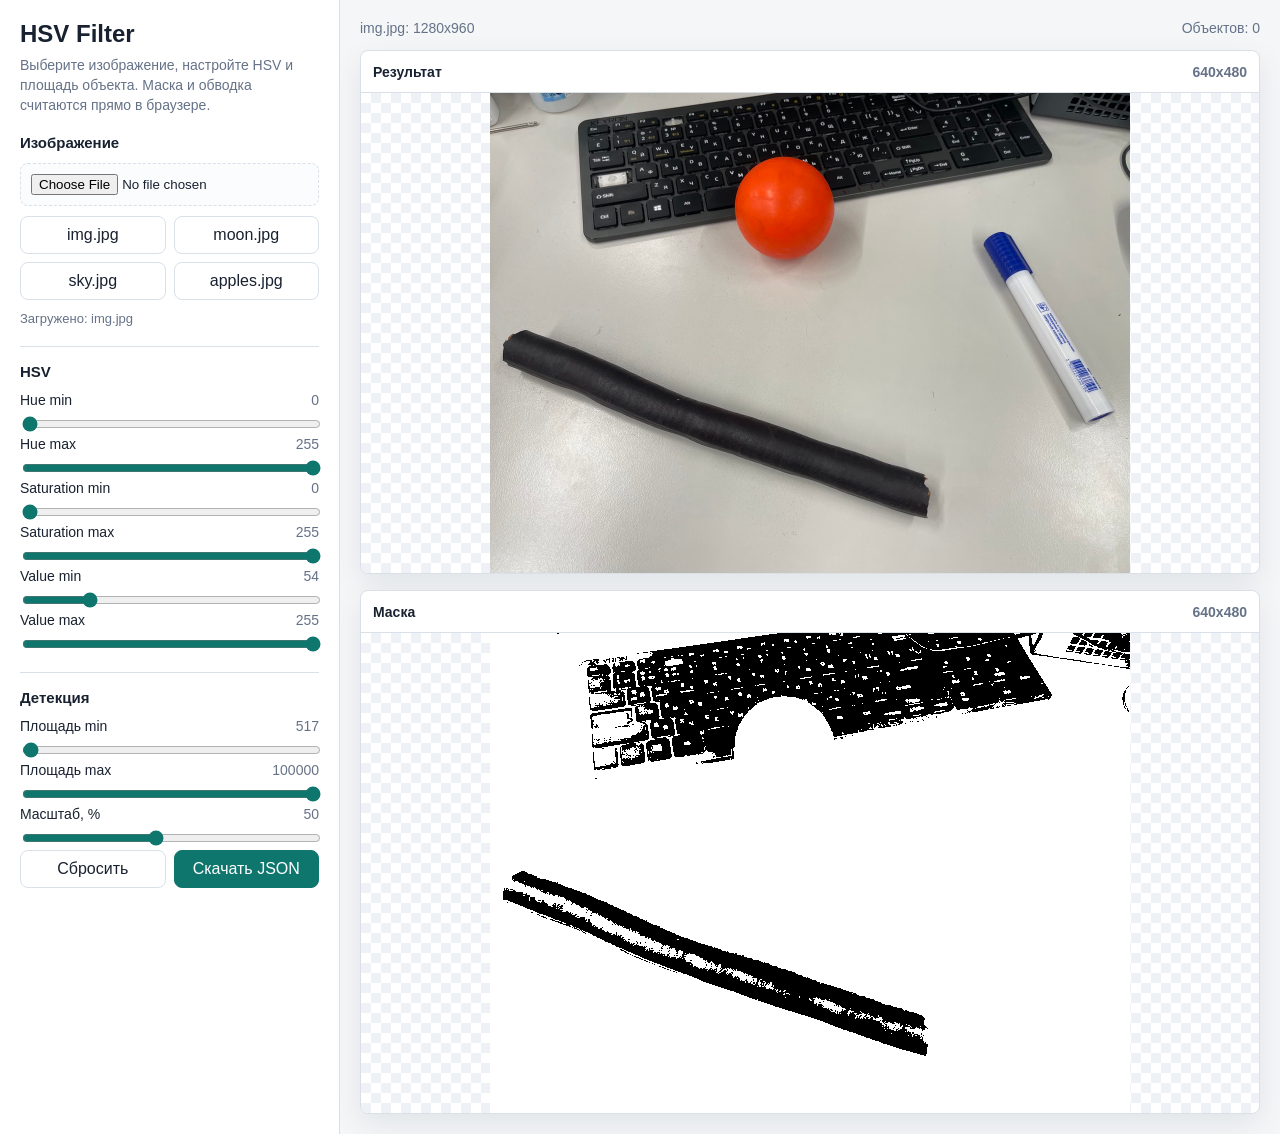
<file: hsv.html>
<!doctype html>
<html lang="ru">
<head>
  <meta charset="utf-8">
  <meta name="viewport" content="width=device-width, initial-scale=1">
  <title>HSV Filter</title>
  <style>
    :root {
      color-scheme: light;
      --bg: #f4f6f8;
      --panel: #ffffff;
      --ink: #18212f;
      --muted: #657287;
      --line: #d9e0e8;
      --accent: #0f766e;
      --accent-ink: #ffffff;
      --danger: #b42318;
      --shadow: 0 10px 30px rgba(15, 23, 42, 0.08);
    }

    * {
      box-sizing: border-box;
    }

    body {
      margin: 0;
      font-family: Arial, Helvetica, sans-serif;
      background: var(--bg);
      color: var(--ink);
    }

    .app {
      min-height: 100vh;
      display: grid;
      grid-template-columns: 340px minmax(0, 1fr);
    }

    aside {
      background: var(--panel);
      border-right: 1px solid var(--line);
      padding: 20px;
      overflow-y: auto;
    }

    main {
      padding: 20px;
      min-width: 0;
    }

    h1 {
      margin: 0 0 6px;
      font-size: 24px;
      line-height: 1.2;
      letter-spacing: 0;
    }

    .sub {
      margin: 0 0 18px;
      color: var(--muted);
      font-size: 14px;
      line-height: 1.45;
    }

    .section {
      padding: 16px 0;
      border-top: 1px solid var(--line);
    }

    .section:first-of-type {
      border-top: 0;
      padding-top: 0;
    }

    .section-title {
      margin: 0 0 12px;
      font-size: 15px;
      font-weight: 700;
    }

    .file-input {
      display: block;
      width: 100%;
      padding: 10px;
      border: 1px dashed var(--line);
      border-radius: 8px;
      background: #fbfcfe;
    }

    .preset-grid {
      display: grid;
      grid-template-columns: repeat(2, minmax(0, 1fr));
      gap: 8px;
      margin-top: 10px;
    }

    button {
      min-height: 38px;
      border: 1px solid var(--line);
      border-radius: 8px;
      background: #ffffff;
      color: var(--ink);
      font: inherit;
      cursor: pointer;
    }

    button:hover {
      border-color: #9fb0c3;
    }

    button.primary {
      border-color: var(--accent);
      background: var(--accent);
      color: var(--accent-ink);
    }

    .control {
      margin-bottom: 14px;
    }

    .control-head {
      display: flex;
      align-items: baseline;
      justify-content: space-between;
      gap: 12px;
      margin-bottom: 6px;
      font-size: 14px;
    }

    .value {
      min-width: 48px;
      text-align: right;
      color: var(--muted);
      font-variant-numeric: tabular-nums;
    }

    input[type="range"] {
      width: 100%;
      accent-color: var(--accent);
    }

    .small-row {
      display: grid;
      grid-template-columns: 1fr 1fr;
      gap: 8px;
    }

    .status {
      min-height: 20px;
      margin-top: 10px;
      color: var(--muted);
      font-size: 13px;
      line-height: 1.4;
    }

    .status.error {
      color: var(--danger);
    }

    .toolbar {
      display: flex;
      align-items: center;
      justify-content: space-between;
      gap: 12px;
      margin-bottom: 14px;
    }

    .stats {
      color: var(--muted);
      font-size: 14px;
      font-variant-numeric: tabular-nums;
    }

    .views {
      display: grid;
      grid-template-columns: minmax(0, 1fr);
      gap: 16px;
    }

    .view {
      min-width: 0;
      background: var(--panel);
      border: 1px solid var(--line);
      border-radius: 8px;
      box-shadow: var(--shadow);
      overflow: hidden;
    }

    .view-title {
      display: flex;
      align-items: center;
      justify-content: space-between;
      min-height: 42px;
      padding: 10px 12px;
      border-bottom: 1px solid var(--line);
      font-size: 14px;
      font-weight: 700;
    }

    .canvas-wrap {
      display: grid;
      place-items: center;
      min-height: 320px;
      background:
        linear-gradient(45deg, #eef2f6 25%, transparent 25%),
        linear-gradient(-45deg, #eef2f6 25%, transparent 25%),
        linear-gradient(45deg, transparent 75%, #eef2f6 75%),
        linear-gradient(-45deg, transparent 75%, #eef2f6 75%);
      background-size: 20px 20px;
      background-position: 0 0, 0 10px, 10px -10px, -10px 0;
    }

    canvas {
      max-width: 100%;
      height: auto;
      display: block;
      image-rendering: auto;
    }

    .empty {
      padding: 28px;
      color: var(--muted);
      text-align: center;
      line-height: 1.45;
    }

    .hidden {
      display: none;
    }

    @media (max-width: 900px) {
      .app {
        grid-template-columns: 1fr;
      }

      aside {
        border-right: 0;
        border-bottom: 1px solid var(--line);
      }

    }
  </style>
</head>
<body>
  <div class="app">
    <aside>
      <h1>HSV Filter</h1>
      <p class="sub">Выберите изображение, настройте HSV и площадь объекта. Маска и обводка считаются прямо в браузере.</p>

      <div class="section">
        <p class="section-title">Изображение</p>
        <input id="fileInput" class="file-input" type="file" accept="image/*">
        <div class="preset-grid">
          <button data-src="img.jpg">img.jpg</button>
          <button data-src="moon.jpg">moon.jpg</button>
          <button data-src="sky.jpg">sky.jpg</button>
          <button data-src="apples.jpg">apples.jpg</button>
        </div>
        <div id="loadStatus" class="status"></div>
      </div>

      <div class="section">
        <p class="section-title">HSV</p>
        <div id="hsvControls"></div>
      </div>

      <div class="section">
        <p class="section-title">Детекция</p>
        <div id="detectControls"></div>
        <div class="small-row">
          <button id="resetBtn">Сбросить</button>
          <button id="saveBtn" class="primary">Скачать JSON</button>
        </div>
      </div>
    </aside>

    <main>
      <div class="toolbar">
        <div id="imageInfo" class="stats">Изображение не выбрано</div>
        <div id="objectInfo" class="stats">Объектов: 0</div>
      </div>

      <div class="views">
        <section class="view">
          <div class="view-title">
            <span>Результат</span>
            <span id="resultSize" class="stats"></span>
          </div>
          <div id="resultEmpty" class="empty">Загрузите картинку или выберите пример.</div>
          <div class="canvas-wrap hidden" id="resultWrap">
            <canvas id="resultCanvas"></canvas>
          </div>
        </section>

        <section class="view">
          <div class="view-title">
            <span>Маска</span>
            <span id="maskSize" class="stats"></span>
          </div>
          <div id="maskEmpty" class="empty">Белые пиксели попали в выбранный HSV-диапазон.</div>
          <div class="canvas-wrap hidden" id="maskWrap">
            <canvas id="maskCanvas"></canvas>
          </div>
        </section>
      </div>
    </main>
  </div>

  <script>
    const defaults = {
      hueLow: 0,
      hueHigh: 255,
      saturationLow: 0,
      saturationHigh: 255,
      valueLow: 54,
      valueHigh: 255,
      areaMin: 517,
      areaMax: 100000,
      resize: 50
    };

    const state = { ...defaults };
    let sourceImage = null;
    let sourceName = "";
    let debounceTimer = 0;

    const controls = [
      ["hueLow", "Hue min", 0, 255, "hsv"],
      ["hueHigh", "Hue max", 0, 255, "hsv"],
      ["saturationLow", "Saturation min", 0, 255, "hsv"],
      ["saturationHigh", "Saturation max", 0, 255, "hsv"],
      ["valueLow", "Value min", 0, 255, "hsv"],
      ["valueHigh", "Value max", 0, 255, "hsv"],
      ["areaMin", "Площадь min", 0, 100000, "detect"],
      ["areaMax", "Площадь max", 0, 100000, "detect"],
      ["resize", "Масштаб, %", 10, 100, "detect"]
    ];

    const el = {
      fileInput: document.getElementById("fileInput"),
      hsvControls: document.getElementById("hsvControls"),
      detectControls: document.getElementById("detectControls"),
      resultCanvas: document.getElementById("resultCanvas"),
      maskCanvas: document.getElementById("maskCanvas"),
      resultWrap: document.getElementById("resultWrap"),
      maskWrap: document.getElementById("maskWrap"),
      resultEmpty: document.getElementById("resultEmpty"),
      maskEmpty: document.getElementById("maskEmpty"),
      imageInfo: document.getElementById("imageInfo"),
      objectInfo: document.getElementById("objectInfo"),
      resultSize: document.getElementById("resultSize"),
      maskSize: document.getElementById("maskSize"),
      loadStatus: document.getElementById("loadStatus"),
      resetBtn: document.getElementById("resetBtn"),
      saveBtn: document.getElementById("saveBtn")
    };

    function buildControls() {
      for (const [key, label, min, max, group] of controls) {
        const wrap = document.createElement("label");
        wrap.className = "control";
        wrap.innerHTML = `
          <div class="control-head">
            <span>${label}</span>
            <span class="value" id="${key}Value">${state[key]}</span>
          </div>
          <input id="${key}" type="range" min="${min}" max="${max}" value="${state[key]}">
        `;
        (group === "hsv" ? el.hsvControls : el.detectControls).appendChild(wrap);
        wrap.querySelector("input").addEventListener("input", (event) => {
          state[key] = Number(event.target.value);
          document.getElementById(`${key}Value`).textContent = state[key];
          scheduleRender();
        });
      }
    }

    function setStatus(text, isError = false) {
      el.loadStatus.textContent = text;
      el.loadStatus.classList.toggle("error", isError);
    }

    function scheduleRender() {
      window.clearTimeout(debounceTimer);
      debounceTimer = window.setTimeout(render, 25);
    }

    function setCanvasVisible(visible) {
      el.resultWrap.classList.toggle("hidden", !visible);
      el.maskWrap.classList.toggle("hidden", !visible);
      el.resultEmpty.classList.toggle("hidden", visible);
      el.maskEmpty.classList.toggle("hidden", visible);
    }

    function loadFile(file) {
      if (!file) return;
      const reader = new FileReader();
      reader.onload = () => loadImage(reader.result, file.name);
      reader.onerror = () => setStatus("Не удалось прочитать файл.", true);
      reader.readAsDataURL(file);
    }

    function loadImage(src, name) {
      const img = new Image();
      img.onload = () => {
        sourceImage = img;
        sourceName = name;
        setCanvasVisible(true);
        setStatus(`Загружено: ${name}`);
        render();
      };
      img.onerror = () => {
        setStatus(`Не удалось открыть ${name}. Для локальных примеров запустите страницу из папки проекта или выберите файл вручную.`, true);
      };
      img.src = src;
    }

    function hsvFromRgb(r, g, b) {
      const rf = r / 255;
      const gf = g / 255;
      const bf = b / 255;
      const max = Math.max(rf, gf, bf);
      const min = Math.min(rf, gf, bf);
      const delta = max - min;
      let h = 0;

      if (delta !== 0) {
        if (max === rf) {
          h = ((gf - bf) / delta) % 6;
        } else if (max === gf) {
          h = (bf - rf) / delta + 2;
        } else {
          h = (rf - gf) / delta + 4;
        }
        h *= 60;
        if (h < 0) h += 360;
      }

      const s = max === 0 ? 0 : delta / max;
      return [
        Math.round(h / 360 * 255),
        Math.round(s * 255),
        Math.round(max * 255)
      ];
    }

    function drawLabel(ctx, text, x, y) {
      ctx.font = "16px Arial, Helvetica, sans-serif";
      const metrics = ctx.measureText(text);
      const labelX = Math.max(0, x);
      const labelY = Math.max(18, y);
      ctx.fillStyle = "rgba(0, 0, 0, 0.65)";
      ctx.fillRect(labelX, labelY - 18, metrics.width + 10, 22);
      ctx.fillStyle = "#ffffff";
      ctx.fillText(text, labelX + 5, labelY - 3);
    }

    function findComponents(mask, width, height) {
      const visited = new Uint8Array(width * height);
      const stack = [];
      const components = [];
      const minArea = Math.min(state.areaMin, state.areaMax);
      const maxArea = Math.max(state.areaMin, state.areaMax);

      for (let start = 0; start < mask.length; start++) {
        if (mask[start] === 0 || visited[start]) continue;

        let area = 0;
        let minX = width;
        let minY = height;
        let maxX = 0;
        let maxY = 0;
        stack.length = 0;
        stack.push(start);
        visited[start] = 1;

        while (stack.length) {
          const idx = stack.pop();
          const x = idx % width;
          const y = Math.floor(idx / width);
          area++;
          if (x < minX) minX = x;
          if (y < minY) minY = y;
          if (x > maxX) maxX = x;
          if (y > maxY) maxY = y;

          for (let ny = y - 1; ny <= y + 1; ny++) {
            if (ny < 0 || ny >= height) continue;
            for (let nx = x - 1; nx <= x + 1; nx++) {
              if (nx < 0 || nx >= width || (nx === x && ny === y)) continue;
              const next = ny * width + nx;
              if (mask[next] && !visited[next]) {
                visited[next] = 1;
                stack.push(next);
              }
            }
          }
        }

        if (area >= minArea && area <= maxArea) {
          components.push({
            x: minX,
            y: minY,
            w: maxX - minX + 1,
            h: maxY - minY + 1,
            area
          });
        }
      }

      return components;
    }

    function render() {
      if (!sourceImage) return;

      const scale = Math.max(0.1, Math.min(1, state.resize / 100));
      const width = Math.max(1, Math.round(sourceImage.naturalWidth * scale));
      const height = Math.max(1, Math.round(sourceImage.naturalHeight * scale));

      const resultCtx = el.resultCanvas.getContext("2d", { willReadFrequently: true });
      const maskCtx = el.maskCanvas.getContext("2d");
      el.resultCanvas.width = width;
      el.resultCanvas.height = height;
      el.maskCanvas.width = width;
      el.maskCanvas.height = height;

      resultCtx.drawImage(sourceImage, 0, 0, width, height);
      const imageData = resultCtx.getImageData(0, 0, width, height);
      const maskData = maskCtx.createImageData(width, height);
      const mask = new Uint8Array(width * height);
      const data = imageData.data;
      const out = maskData.data;

      const hLow = Math.min(state.hueLow, state.hueHigh);
      const hHigh = Math.max(state.hueLow, state.hueHigh);
      const sLow = Math.min(state.saturationLow, state.saturationHigh);
      const sHigh = Math.max(state.saturationLow, state.saturationHigh);
      const vLow = Math.min(state.valueLow, state.valueHigh);
      const vHigh = Math.max(state.valueLow, state.valueHigh);

      for (let i = 0, p = 0; i < data.length; i += 4, p++) {
        const [h, s, v] = hsvFromRgb(data[i], data[i + 1], data[i + 2]);
        const hit = h >= hLow && h <= hHigh && s >= sLow && s <= sHigh && v >= vLow && v <= vHigh;
        const color = hit ? 255 : 0;
        mask[p] = hit ? 1 : 0;
        out[i] = color;
        out[i + 1] = color;
        out[i + 2] = color;
        out[i + 3] = 255;
      }

      maskCtx.putImageData(maskData, 0, 0);

      const components = findComponents(mask, width, height);
      resultCtx.putImageData(imageData, 0, 0);
      resultCtx.lineWidth = Math.max(2, Math.round(width / 350));
      resultCtx.strokeStyle = "#00ff00";

      for (const item of components) {
        resultCtx.strokeRect(item.x, item.y, item.w, item.h);
        drawLabel(resultCtx, `${item.area}, ${Math.round((item.w + item.h) / 2)}`, item.x, item.y);
      }

      el.imageInfo.textContent = `${sourceName}: ${sourceImage.naturalWidth}x${sourceImage.naturalHeight}`;
      el.objectInfo.textContent = `Объектов: ${components.length}`;
      el.resultSize.textContent = `${width}x${height}`;
      el.maskSize.textContent = `${width}x${height}`;
    }

    function resetControls() {
      Object.assign(state, defaults);
      for (const [key] of controls) {
        document.getElementById(key).value = state[key];
        document.getElementById(`${key}Value`).textContent = state[key];
      }
      render();
    }

    function downloadJson() {
      const payload = {
        low: [state.hueLow, state.saturationLow, state.valueLow],
        high: [state.hueHigh, state.saturationHigh, state.valueHigh],
        area: [state.areaMin, state.areaMax],
        resize_coef: state.resize / 100
      };
      const blob = new Blob([JSON.stringify(payload, null, 2)], { type: "application/json" });
      const url = URL.createObjectURL(blob);
      const link = document.createElement("a");
      link.href = url;
      link.download = "hsv_filter.json";
      link.click();
      URL.revokeObjectURL(url);
    }

    buildControls();
    setCanvasVisible(false);

    el.fileInput.addEventListener("change", (event) => loadFile(event.target.files[0]));
    el.resetBtn.addEventListener("click", resetControls);
    el.saveBtn.addEventListener("click", downloadJson);

    document.querySelectorAll("[data-src]").forEach((button) => {
      button.addEventListener("click", () => loadImage(button.dataset.src, button.dataset.src));
    });

    loadImage("img.jpg", "img.jpg");
  </script>
</body>
</html>
</file>
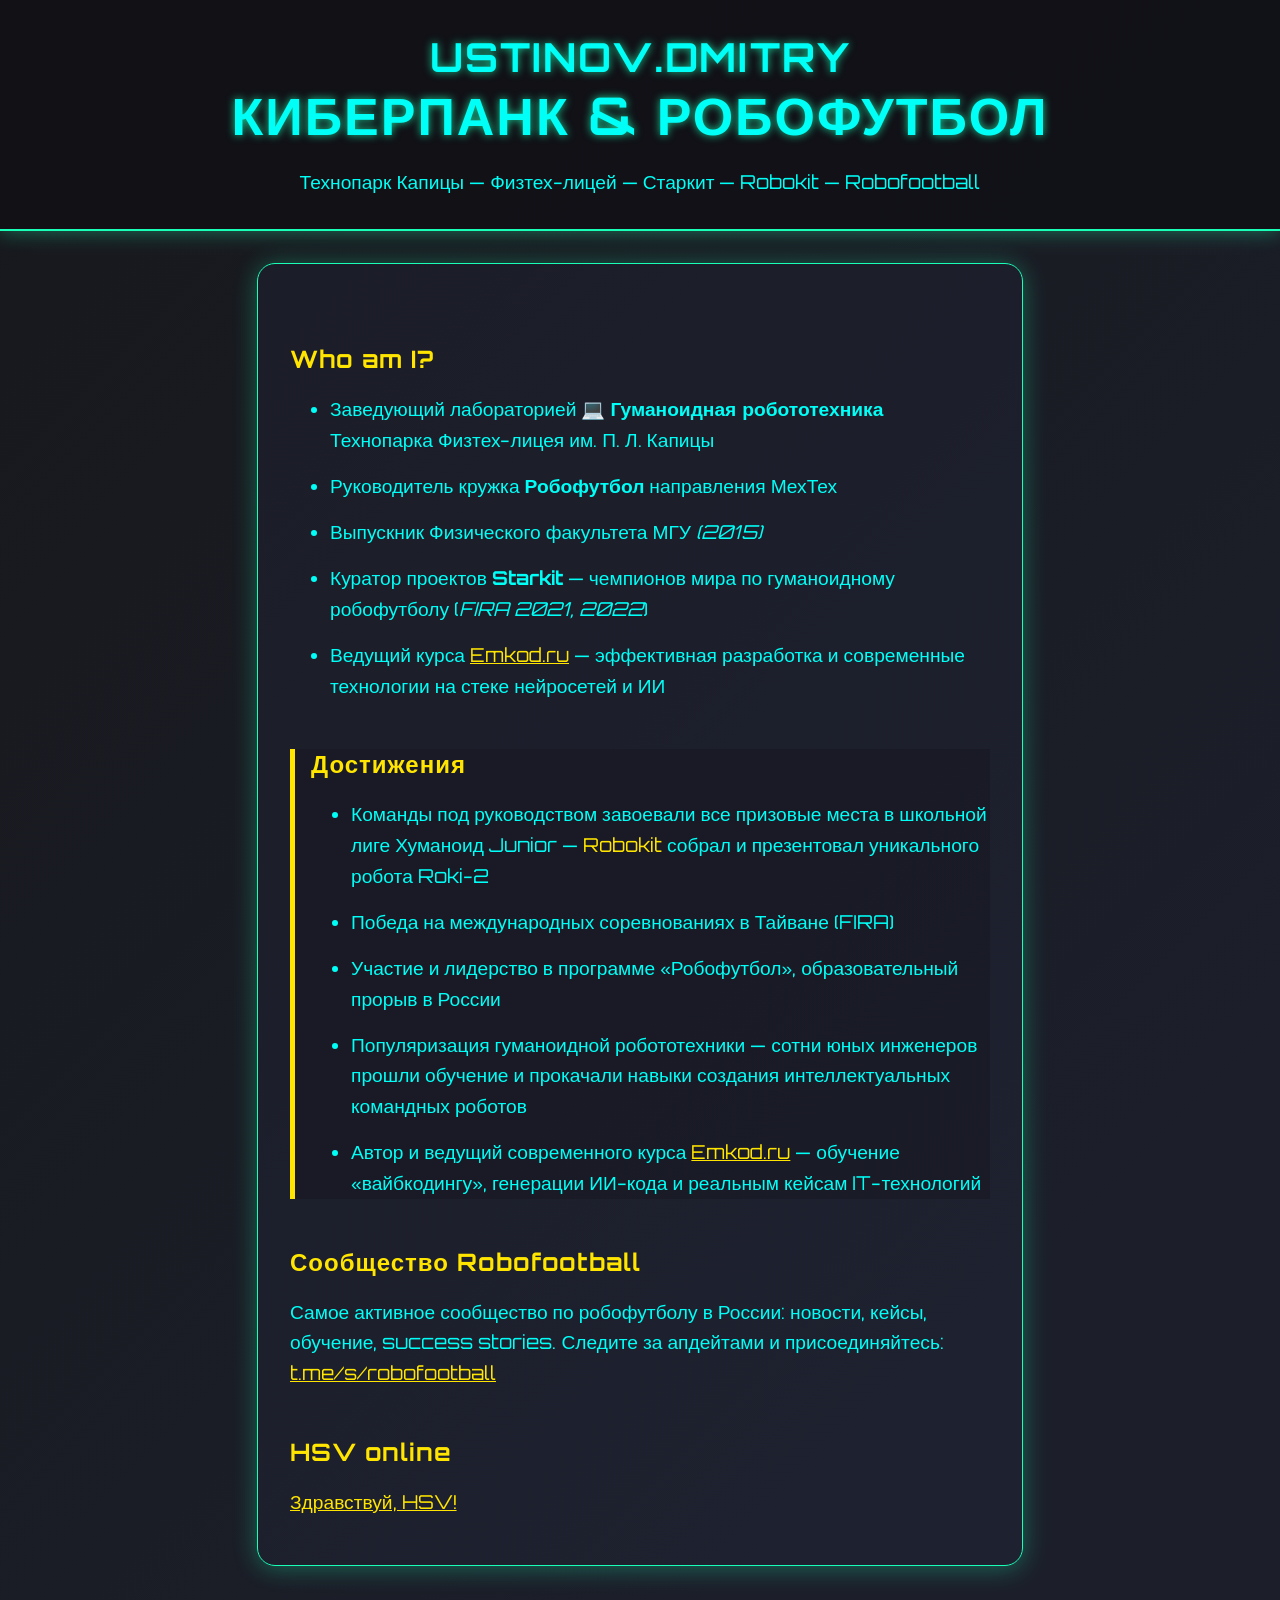
<file: index2.html>
<!DOCTYPE html>
<html lang="ru">
<head>
  <meta charset="UTF-8" />
  <meta http-equiv="Cache-Control" content="no-cache, no-store, must-revalidate" />
  <meta http-equiv="Pragma" content="no-cache" />
  <meta http-equiv="Expires" content="0" />
  <meta name="viewport" content="width=device-width,initial-scale=1" />
  <title>Устинов Дмитрий — Киберпанк Технологии</title>
  <style>
    body {
      margin: 0;
      font-family: 'Orbitron', 'Roboto', Arial, sans-serif;
      background: linear-gradient(135deg,#17181c,#1c1f2a 80%);
      color: #00fff7;
      min-height: 100vh;
    }
    header {
      background: #101014cc;
      padding: 2em 0 1em 0;
      text-align: center;
      border-bottom: 2px solid #19ffb7;
      box-shadow: 0 0 20px #19ffb766;
    }
    h1 {
      margin: 0;
      font-size: 2.5em;
      font-family: 'Orbitron', 'Roboto', Arial, sans-serif;
      letter-spacing: 2px;
      color: #00fff7;
      text-shadow: 0 0 8px #19ffb7cc;
    }
    h2 {
      color: #ffe500;
      letter-spacing: 1px;
      margin-top: 2em;
    }
    p,li {
      font-size: 1.2em;
      line-height: 1.6;
      margin-bottom: 0.8em;
    }
    .block {
      margin: 2em auto;
      padding: 2em;
      background: #22253a56;
      border-radius: 18px;
      max-width: 700px;
      box-shadow: 0 2px 24px #19ffb755;
      border: 1px solid #19ffb7;
    }
    .achievements {
      background: #18182088;
      border-left: 5px solid #ffe500;
      padding-left: 1em;
      margin-top: 1.5em;
    }
    a {
      color: #ffe500;
      text-decoration: underline;
      transition: color 0.2s;
    }
    a:hover {
      color: #19ffb7;
    }
    .footer {
      margin-top: 2em;
      text-align: center;
      font-size: 1.1em;
      color: #bfe5ff;
      opacity: 0.8;
    }
  </style>
  <link href="https://fonts.googleapis.com/css?family=Orbitron&display=swap" rel="stylesheet">
</head>
<body>
  <header>
    <h1>USTINOV.DMITRY<br><span style="font-size:1.3em;">КИБЕРПАНК & РОБОФУТБОЛ</span></h1>
    <p>Технопарк Капицы — Физтех-лицей — Старкит — Robokit — Robofootball</p>
  </header>
  <div class="block">
    <h2>Who am I?</h2>
    <ul>
      <li>Заведующий лабораторией &#128187; <strong>Гуманоидная робототехника</strong> Технопарка Физтех-лицея им. П. Л. Капицы</li>
      <li>Руководитель кружка <strong>Робофутбол</strong> направления МехТех</li>
      <li>Выпускник Физического факультета МГУ <em>(2015)</em></li>
      <li>Куратор проектов <strong>Starkit</strong> — чемпионов мира по гуманоидному робофутболу (<em>FIRA 2021, 2022</em>)</li>
      <li>Ведущий курса <a href="https://emkod.ru" target="_blank">Emkod.ru</a> — эффективная разработка и современные технологии на стеке нейросетей и ИИ</li>
    </ul>
    <div class="achievements">
      <h2>Достижения</h2>
      <ul>
        <li>Команды под руководством завоевали все призовые места в школьной лиге Хуманоид Junior — <span style="color:#ffe500;">Robokit</span> собрал и презентовал уникального робота Roki-2</li>
        <li>Победа на международных соревнованиях в Тайване (FIRA)</li>
        <li>Участие и лидерство в программе «Робофутбол», образовательный прорыв в России</li>
        <li>Популяризация гуманоидной робототехники — сотни юных инженеров прошли обучение и прокачали навыки создания интеллектуальных командных роботов</li>
        <li>Автор и ведущий современного курса <a href="https://emkod.ru" target="_blank">Emkod.ru</a> — обучение «вайбкодингу», генерации ИИ-кода и реальным кейсам IT-технологий</li>
      </ul>
    </div>
    <h2>Сообщество Robofootball</h2>
    <p>Самое активное сообщество по робофутболу в России: новости, кейсы, обучение, success stories. Следите за апдейтами и присоединяйтесь:<br>
    <a href="https://t.me/s/robofootball" target="_blank">t.me/s/robofootball</a></p>
    <h2>HSV online</h2>
    <p><a href="https://dimaystinov.github.io/hsv.html" target="_blank">Здравствуй, HSV!</a></p>
  </div>
  <div class="footer">
    © USTINOV DMITRY. Киберпанк & Robofutbol | Технопарк Капицы | Физтех-лицей | Старкит | Emkod.ru [2025]
  </div>
</body>
</html>
</file>
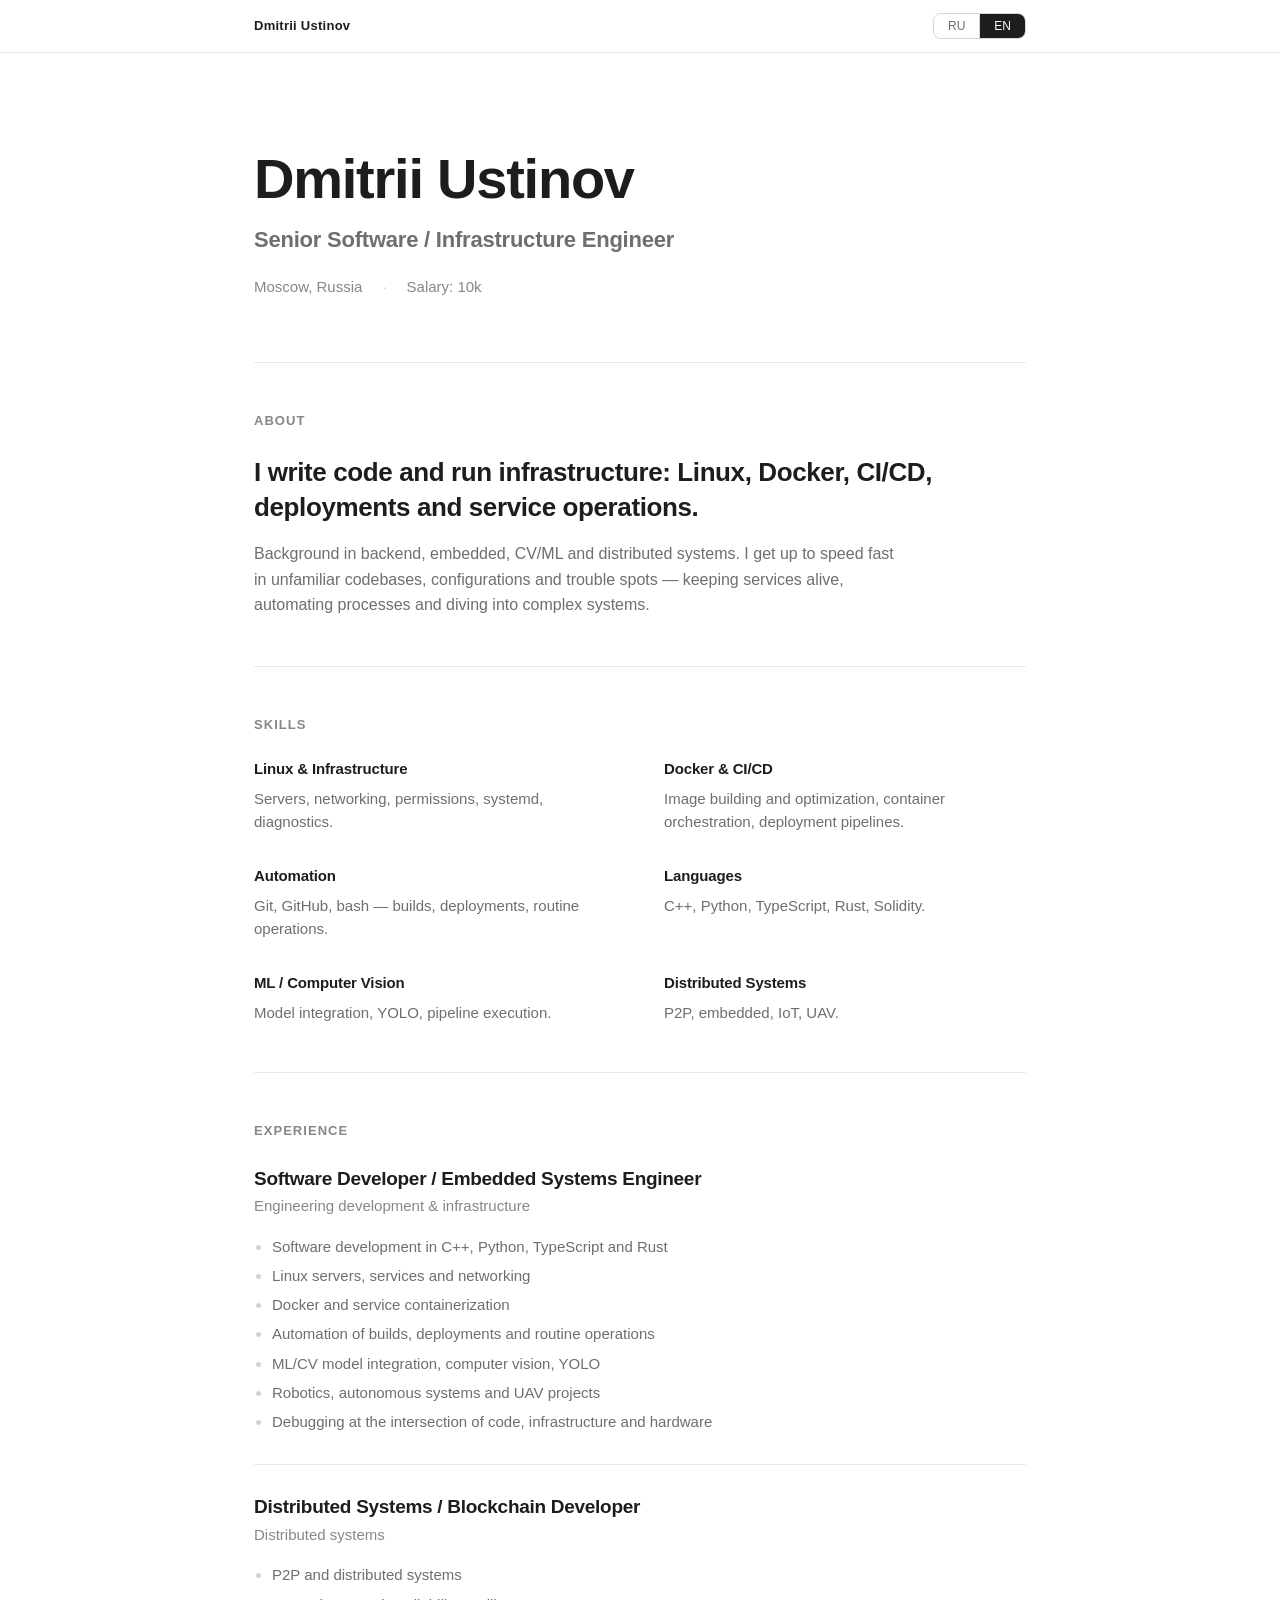
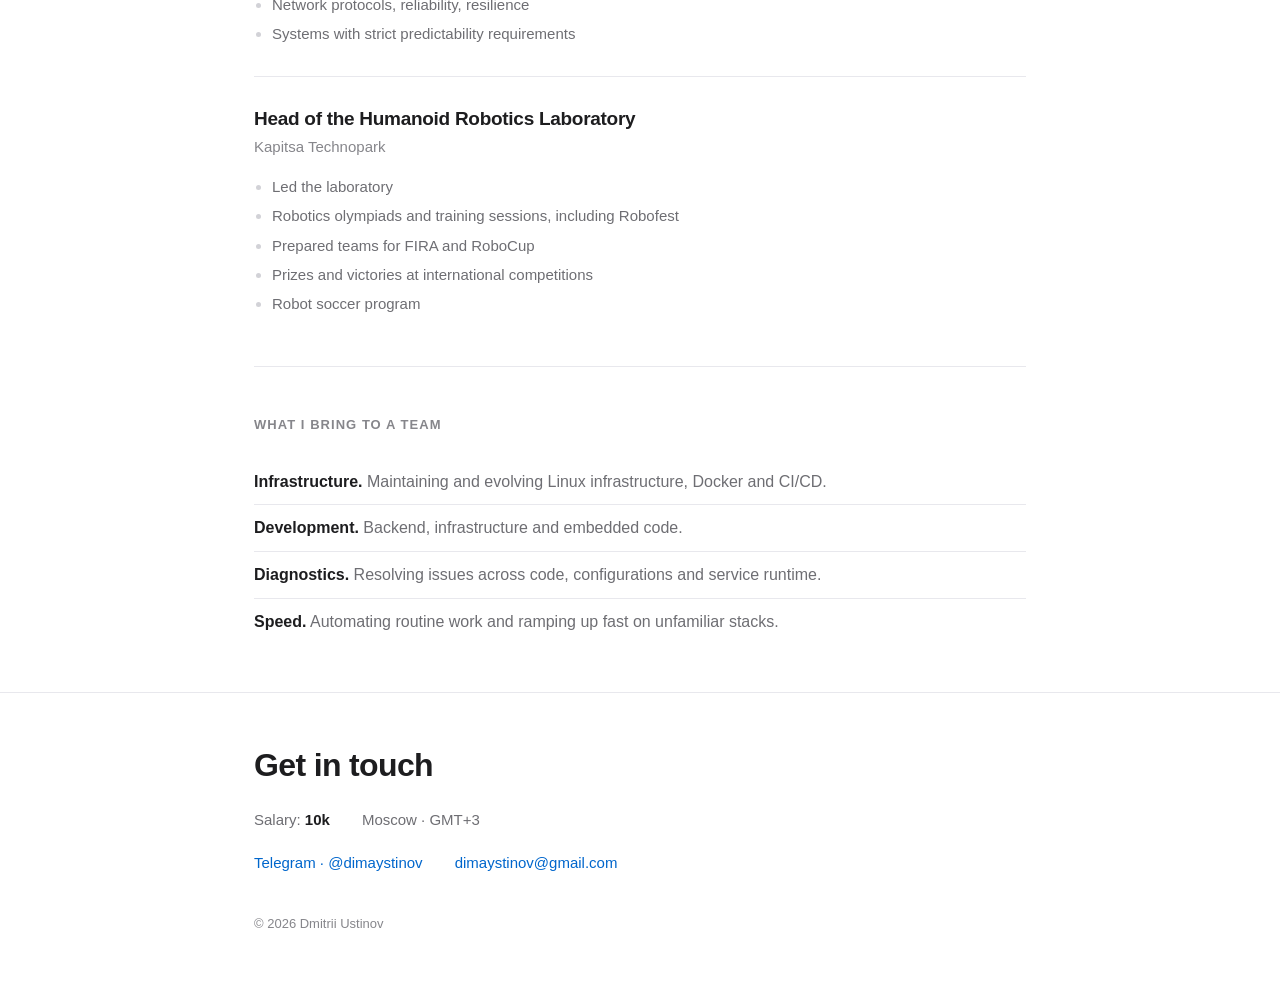
<file: resume.html>
<!DOCTYPE html>
<html lang="ru">
<head>
<meta charset="UTF-8">
<meta name="viewport" content="width=device-width, initial-scale=1.0">
<title>Дмитрий Устинов — Senior Software / Infrastructure Engineer</title>
<style>
:root{
  --bg:#ffffff;
  --ink:#1d1d1f;
  --ink-secondary:#6e6e73;
  --ink-tertiary:#86868b;
  --line:#d2d2d7;
  --line-soft:#e8e8ed;
  --accent:#0066cc;
}
*{margin:0;padding:0;box-sizing:border-box}
html{scroll-behavior:smooth}
body{
  background:var(--bg);
  color:var(--ink);
  font-family:-apple-system,BlinkMacSystemFont,'SF Pro Text','Segoe UI',Roboto,'Helvetica Neue',Arial,sans-serif;
  font-size:17px;
  line-height:1.5;
  -webkit-font-smoothing:antialiased;
  text-rendering:optimizeLegibility;
}
::selection{background:var(--accent);color:#fff}

.wrap{max-width:820px;margin:0 auto;padding:0 24px}

/* ===== header ===== */
header{
  position:sticky;top:0;z-index:10;
  background:rgba(255,255,255,.85);
  backdrop-filter:saturate(180%) blur(12px);
  -webkit-backdrop-filter:saturate(180%) blur(12px);
  border-bottom:1px solid var(--line-soft);
}
.header-in{
  max-width:820px;margin:0 auto;padding:0 24px;height:52px;
  display:flex;align-items:center;justify-content:space-between;
}
.logo{font-size:13px;font-weight:600;letter-spacing:.02em;color:var(--ink)}

/* lang switch — plain segmented control */
.lang{display:flex;border:1px solid var(--line);border-radius:8px;overflow:hidden}
.lang button{
  font-family:inherit;font-size:12px;font-weight:500;
  padding:5px 14px;background:#fff;border:none;color:var(--ink-secondary);
  cursor:pointer;transition:background .15s,color .15s;
}
.lang button + button{border-left:1px solid var(--line)}
.lang button.active{background:var(--ink);color:#fff}

/* ===== hero ===== */
.hero{padding:96px 0 64px}
h1{
  font-size:clamp(40px,6vw,56px);
  font-weight:700;letter-spacing:-.022em;line-height:1.07;
}
.hero-role{
  margin-top:14px;font-size:clamp(19px,2.4vw,22px);font-weight:600;
  color:var(--ink-secondary);letter-spacing:-.01em;
}
.hero-meta{
  margin-top:20px;font-size:15px;color:var(--ink-tertiary);
  display:flex;flex-wrap:wrap;gap:6px 20px;
}
.hero-meta span:not(:last-child)::after{content:"·";margin-left:20px;color:var(--line)}

/* ===== sections ===== */
section{padding:48px 0;border-top:1px solid var(--line-soft)}
h2{
  font-size:13px;font-weight:600;letter-spacing:.08em;text-transform:uppercase;
  color:var(--ink-tertiary);margin-bottom:24px;
}

/* about */
.about-lede{
  font-size:clamp(21px,2.8vw,26px);font-weight:600;letter-spacing:-.015em;line-height:1.35;
}
.about-sub{margin-top:16px;font-size:16px;color:var(--ink-secondary);line-height:1.6;max-width:640px}

/* skills */
.skills-grid{display:grid;grid-template-columns:1fr 1fr;gap:32px 48px}
@media(max-width:640px){.skills-grid{grid-template-columns:1fr}}
.skill h3{font-size:15px;font-weight:600;margin-bottom:6px;letter-spacing:-.01em}
.skill p{font-size:15px;color:var(--ink-secondary);line-height:1.55}

/* experience */
.exp-item{padding:28px 0;border-bottom:1px solid var(--line-soft)}
.exp-item:last-child{border-bottom:none;padding-bottom:0}
.exp-item:first-of-type{padding-top:0}
.exp-title{font-size:19px;font-weight:600;letter-spacing:-.015em}
.exp-org{font-size:15px;color:var(--ink-tertiary);margin-top:2px}
.exp-list{list-style:none;margin-top:14px}
.exp-list li{
  font-size:15px;color:var(--ink-secondary);line-height:1.55;
  padding:3px 0 3px 18px;position:relative;
}
.exp-list li::before{
  content:"";position:absolute;left:2px;top:13px;width:5px;height:5px;border-radius:50%;
  background:var(--line);
}

/* value */
.value-list{list-style:none}
.value-list li{
  font-size:16px;color:var(--ink-secondary);line-height:1.6;
  padding:10px 0;border-bottom:1px solid var(--line-soft);
}
.value-list li:last-child{border-bottom:none}
.value-list li b{color:var(--ink);font-weight:600}

/* footer */
footer{border-top:1px solid var(--line-soft);padding:48px 0 56px}
.foot-title{font-size:clamp(26px,3.6vw,32px);font-weight:700;letter-spacing:-.02em}
.foot-row{
  margin-top:20px;display:flex;flex-wrap:wrap;gap:12px 32px;align-items:baseline;
  font-size:15px;color:var(--ink-secondary);
}
.foot-row b{color:var(--ink);font-weight:600}
a.contact{color:var(--accent);text-decoration:none}
a.contact:hover{text-decoration:underline}
.foot-copy{margin-top:40px;font-size:13px;color:var(--ink-tertiary)}

@media print{
  header{display:none}
  .hero{padding-top:32px}
}
</style>
</head>
<body>

<header>
  <div class="header-in">
    <div class="logo">Dmitrii Ustinov</div>
    <div class="lang">
      <button id="btn-ru" class="active">RU</button>
      <button id="btn-en">EN</button>
    </div>
  </div>
</header>

<main class="wrap">

  <!-- HERO -->
  <div class="hero">
    <h1><span data-i18n="name">Дмитрий Устинов</span></h1>
    <div class="hero-role" data-i18n="role">Senior Software / Infrastructure Engineer</div>
    <div class="hero-meta">
      <span data-i18n="m_loc">Москва, Россия</span>
      <span data-i18n="m_salary">Зарплата: 10k</span>
    </div>
  </div>

  <!-- ABOUT -->
  <section class="about">
    <h2 data-i18n="t_about">Обо мне</h2>
    <p class="about-lede" data-i18n="about_big">Пишу код и работаю с инфраструктурой: Linux, Docker, CI/CD, деплой и поддержка сервисов.</p>
    <p class="about-sub" data-i18n="about_sub">Опыт backend, embedded, CV/ML и распределённых систем. Быстро разбираюсь в чужом коде, конфигурациях и проблемных местах. Поддерживаю сервисы, автоматизирую процессы и погружаюсь в сложные системы.</p>
  </section>

  <!-- SKILLS -->
  <section>
    <h2 data-i18n="t_skills">Навыки</h2>
    <div class="skills-grid">
      <div class="skill"><h3 data-i18n="sk1_t">Linux и инфраструктура</h3><p data-i18n="sk1_p">Серверы, сети, права доступа, systemd, диагностика.</p></div>
      <div class="skill"><h3 data-i18n="sk2_t">Docker и CI/CD</h3><p data-i18n="sk2_p">Сборка и оптимизация образов, оркестрация контейнеров, пайплайны деплоя.</p></div>
      <div class="skill"><h3 data-i18n="sk3_t">Автоматизация</h3><p data-i18n="sk3_p">Git, GitHub, bash — сборка, деплой, рутинные операции.</p></div>
      <div class="skill"><h3 data-i18n="sk4_t">Языки</h3><p data-i18n="sk4_p">C++, Python, TypeScript, Rust, Solidity.</p></div>
      <div class="skill"><h3 data-i18n="sk5_t">ML / Computer Vision</h3><p data-i18n="sk5_p">Интеграция моделей, YOLO, запуск пайплайнов.</p></div>
      <div class="skill"><h3 data-i18n="sk6_t">Распределённые системы</h3><p data-i18n="sk6_p">P2P, embedded, IoT, UAV.</p></div>
    </div>
  </section>

  <!-- EXPERIENCE -->
  <section>
    <h2 data-i18n="t_exp">Опыт</h2>

    <div class="exp-item">
      <div class="exp-title" data-i18n="e1_title">Software Developer / Embedded Systems Engineer</div>
      <div class="exp-org" data-i18n="e1_org">Инженерная разработка и инфраструктура</div>
      <ul class="exp-list">
        <li data-i18n="e1_1">Разработка ПО на C++, Python, TypeScript и Rust</li>
        <li data-i18n="e1_2">Linux-серверы, сервисы и сеть</li>
        <li data-i18n="e1_3">Docker и контейнеризация сервисов</li>
        <li data-i18n="e1_4">Автоматизация сборки, деплоя и рутинных операций</li>
        <li data-i18n="e1_5">Интеграция ML/CV-моделей, компьютерное зрение, YOLO</li>
        <li data-i18n="e1_6">Проекты в робототехнике, автономных системах и UAV</li>
        <li data-i18n="e1_7">Отладка на стыке кода, инфраструктуры и железа</li>
      </ul>
    </div>

    <div class="exp-item">
      <div class="exp-title" data-i18n="e2_title">Distributed Systems / Blockchain Developer</div>
      <div class="exp-org" data-i18n="e2_org">Распределённые системы</div>
      <ul class="exp-list">
        <li data-i18n="e2_1">P2P и распределённые системы</li>
        <li data-i18n="e2_2">Сетевые протоколы, надёжность, устойчивость</li>
        <li data-i18n="e2_3">Системы с высокими требованиями к предсказуемости</li>
      </ul>
    </div>

    <div class="exp-item">
      <div class="exp-title" data-i18n="e3_title">Заведующий лабораторией гуманоидной робототехники</div>
      <div class="exp-org" data-i18n="e3_org">Технопарк им. Капицы</div>
      <ul class="exp-list">
        <li data-i18n="e3_1">Руководство лабораторией</li>
        <li data-i18n="e3_2">Олимпиады и тренировки по робототехнике, включая Робофест</li>
        <li data-i18n="e3_3">Подготовка команд к FIRA и RoboCup</li>
        <li data-i18n="e3_4">Призовые места и победы команд на международных соревнованиях</li>
        <li data-i18n="e3_5">Направление робофутбола</li>
      </ul>
    </div>
  </section>

  <!-- VALUE -->
  <section>
    <h2 data-i18n="t_value">Что даю команде</h2>
    <ul class="value-list">
      <li data-i18n="v1"><b>Инфраструктура.</b> Поддержка и развитие Linux-инфраструктуры, Docker и CI/CD.</li>
      <li data-i18n="v2"><b>Разработка.</b> Backend-, инфраструктурный и embedded-код.</li>
      <li data-i18n="v3"><b>Диагностика.</b> Разбор проблем в коде, конфигурациях и запуске сервисов.</li>
      <li data-i18n="v4"><b>Скорость.</b> Автоматизация рутины и быстрое погружение в чужой стек.</li>
    </ul>
  </section>

</main>

<footer>
  <div class="wrap">
    <div class="foot-title" data-i18n="f_title">Свяжитесь со мной</div>
    <div class="foot-row">
      <span data-i18n="f_salary">Зарплата: <b>10k</b></span>
      <span data-i18n="f_loc">Москва · GMT+3</span>
    </div>
    <div class="foot-row">
      <a class="contact" href="https://t.me/dimaystinov" target="_blank" rel="noopener">Telegram · @dimaystinov</a>
      <a class="contact" href="mailto:dimaystinov@gmail.com">dimaystinov@gmail.com</a>
    </div>
    <div class="foot-copy">© 2026 Dmitrii Ustinov</div>
  </div>
</footer>

<script>
const i18n = {
  en: {
    name:"Dmitrii Ustinov",
    role:"Senior Software / Infrastructure Engineer",
    m_loc:"Moscow, Russia", m_salary:"Salary: 10k",
    t_about:"About",
    about_big:"I write code and run infrastructure: Linux, Docker, CI/CD, deployments and service operations.",
    about_sub:"Background in backend, embedded, CV/ML and distributed systems. I get up to speed fast in unfamiliar codebases, configurations and trouble spots — keeping services alive, automating processes and diving into complex systems.",
    t_skills:"Skills",
    sk1_t:"Linux & Infrastructure", sk1_p:"Servers, networking, permissions, systemd, diagnostics.",
    sk2_t:"Docker & CI/CD", sk2_p:"Image building and optimization, container orchestration, deployment pipelines.",
    sk3_t:"Automation", sk3_p:"Git, GitHub, bash — builds, deployments, routine operations.",
    sk4_t:"Languages", sk4_p:"C++, Python, TypeScript, Rust, Solidity.",
    sk5_t:"ML / Computer Vision", sk5_p:"Model integration, YOLO, pipeline execution.",
    sk6_t:"Distributed Systems", sk6_p:"P2P, embedded, IoT, UAV.",
    t_exp:"Experience",
    e1_title:"Software Developer / Embedded Systems Engineer",
    e1_org:"Engineering development & infrastructure",
    e1_1:"Software development in C++, Python, TypeScript and Rust",
    e1_2:"Linux servers, services and networking",
    e1_3:"Docker and service containerization",
    e1_4:"Automation of builds, deployments and routine operations",
    e1_5:"ML/CV model integration, computer vision, YOLO",
    e1_6:"Robotics, autonomous systems and UAV projects",
    e1_7:"Debugging at the intersection of code, infrastructure and hardware",
    e2_title:"Distributed Systems / Blockchain Developer",
    e2_org:"Distributed systems",
    e2_1:"P2P and distributed systems",
    e2_2:"Network protocols, reliability, resilience",
    e2_3:"Systems with strict predictability requirements",
    e3_title:"Head of the Humanoid Robotics Laboratory",
    e3_org:"Kapitsa Technopark",
    e3_1:"Led the laboratory",
    e3_2:"Robotics olympiads and training sessions, including Robofest",
    e3_3:"Prepared teams for FIRA and RoboCup",
    e3_4:"Prizes and victories at international competitions",
    e3_5:"Robot soccer program",
    t_value:"What I bring to a team",
    v1:"<b>Infrastructure.</b> Maintaining and evolving Linux infrastructure, Docker and CI/CD.",
    v2:"<b>Development.</b> Backend, infrastructure and embedded code.",
    v3:"<b>Diagnostics.</b> Resolving issues across code, configurations and service runtime.",
    v4:"<b>Speed.</b> Automating routine work and ramping up fast on unfamiliar stacks.",
    f_title:"Get in touch",
    f_salary:"Salary: <b>10k</b>",
    f_loc:"Moscow · GMT+3"
  }
};

function setLang(lang){
  const dict = i18n[lang];
  document.querySelectorAll('[data-i18n]').forEach(el=>{
    const key = el.getAttribute('data-i18n');
    if(lang === 'ru'){ el.innerHTML = el.dataset.ru; }
    else if(dict[key] !== undefined){ el.innerHTML = dict[key]; }
  });
  document.documentElement.lang = lang;
  document.getElementById('btn-ru').classList.toggle('active', lang==='ru');
  document.getElementById('btn-en').classList.toggle('active', lang==='en');
  localStorage.setItem('lang', lang);
}

document.querySelectorAll('[data-i18n]').forEach(el=>{ el.dataset.ru = el.innerHTML; });
document.getElementById('btn-ru').addEventListener('click',()=>setLang('ru'));
document.getElementById('btn-en').addEventListener('click',()=>setLang('en'));

// Language: manual choice wins; otherwise detect from browser —
// default English, Russian only when the browser hints at it.
const savedLang = localStorage.getItem('lang');
const browserHintsRu = (navigator.languages || [navigator.language || ''])
  .some(l => /^ru\b/i.test(l));
const requestedLang = new URLSearchParams(location.search).get('lang');
setLang(['ru','en'].includes(requestedLang) ? requestedLang : (savedLang || (browserHintsRu ? 'ru' : 'en')));
</script>
</body>
</html>
</file>
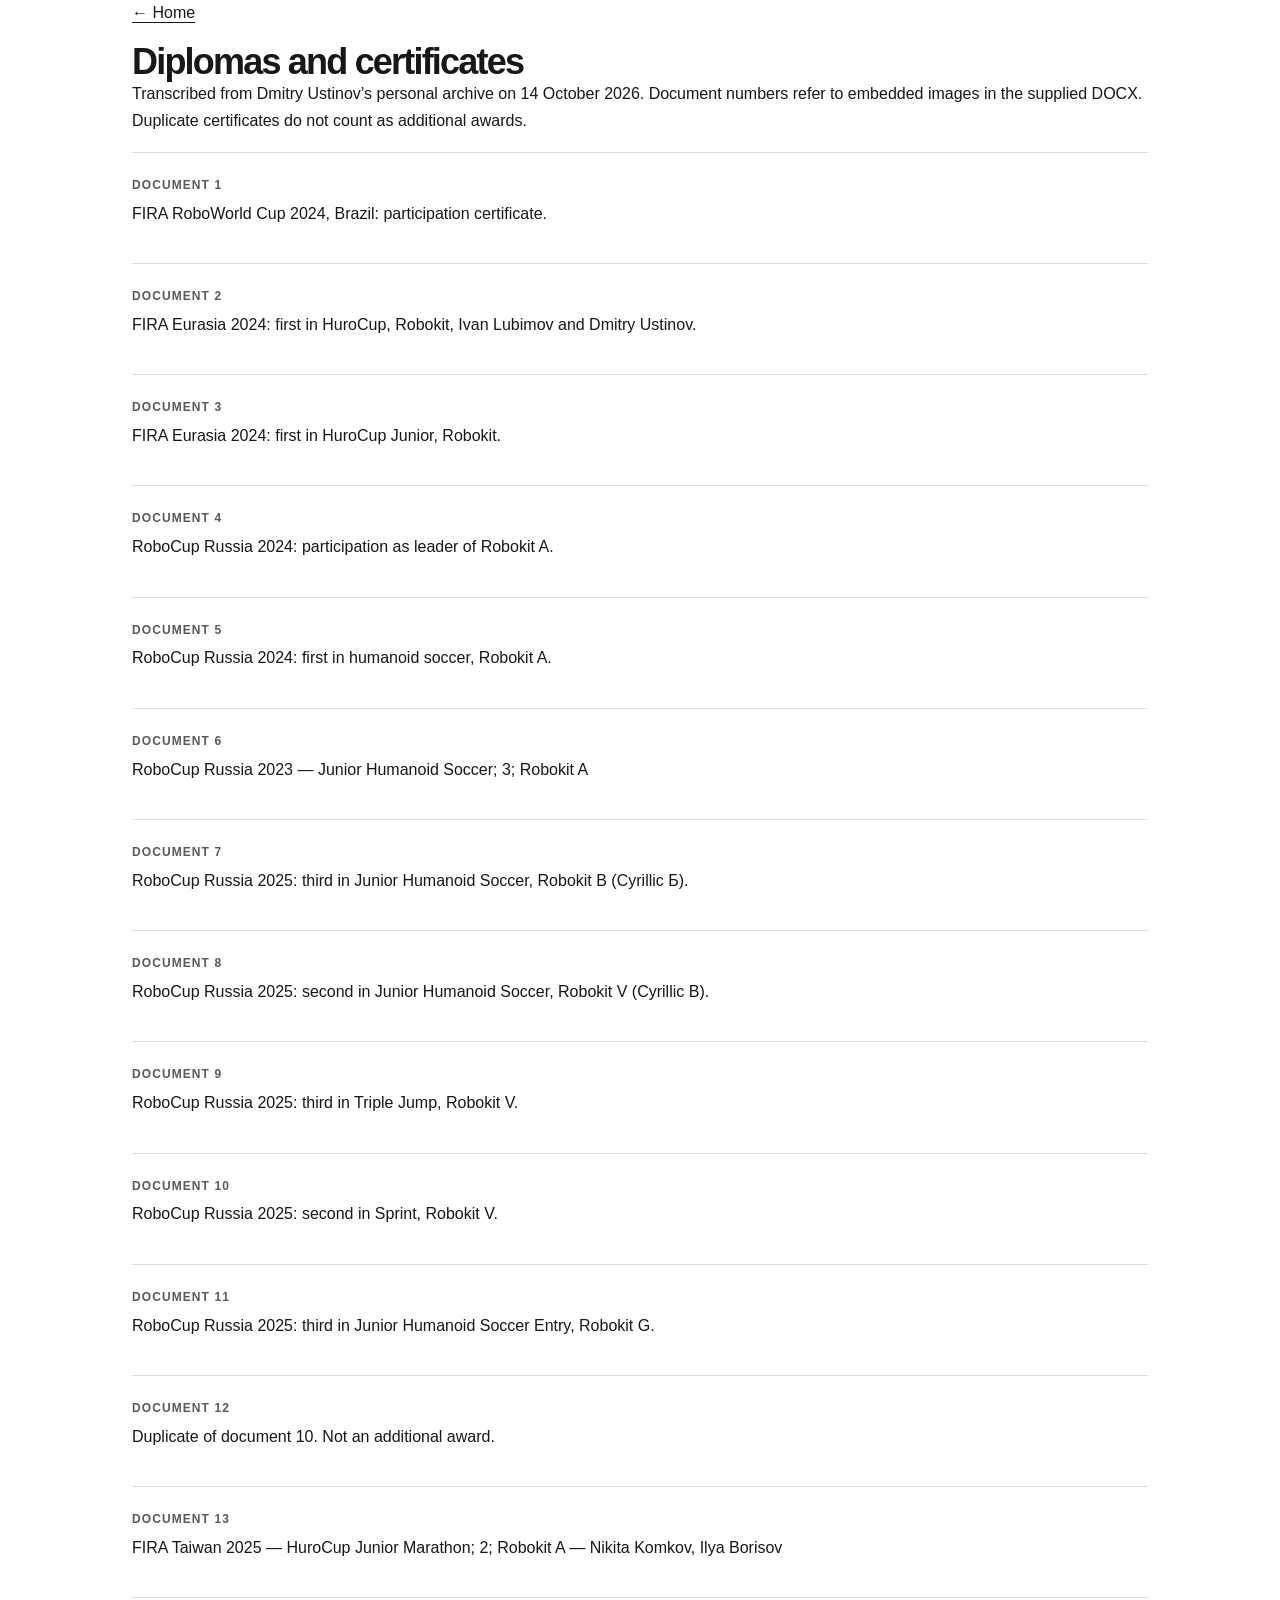
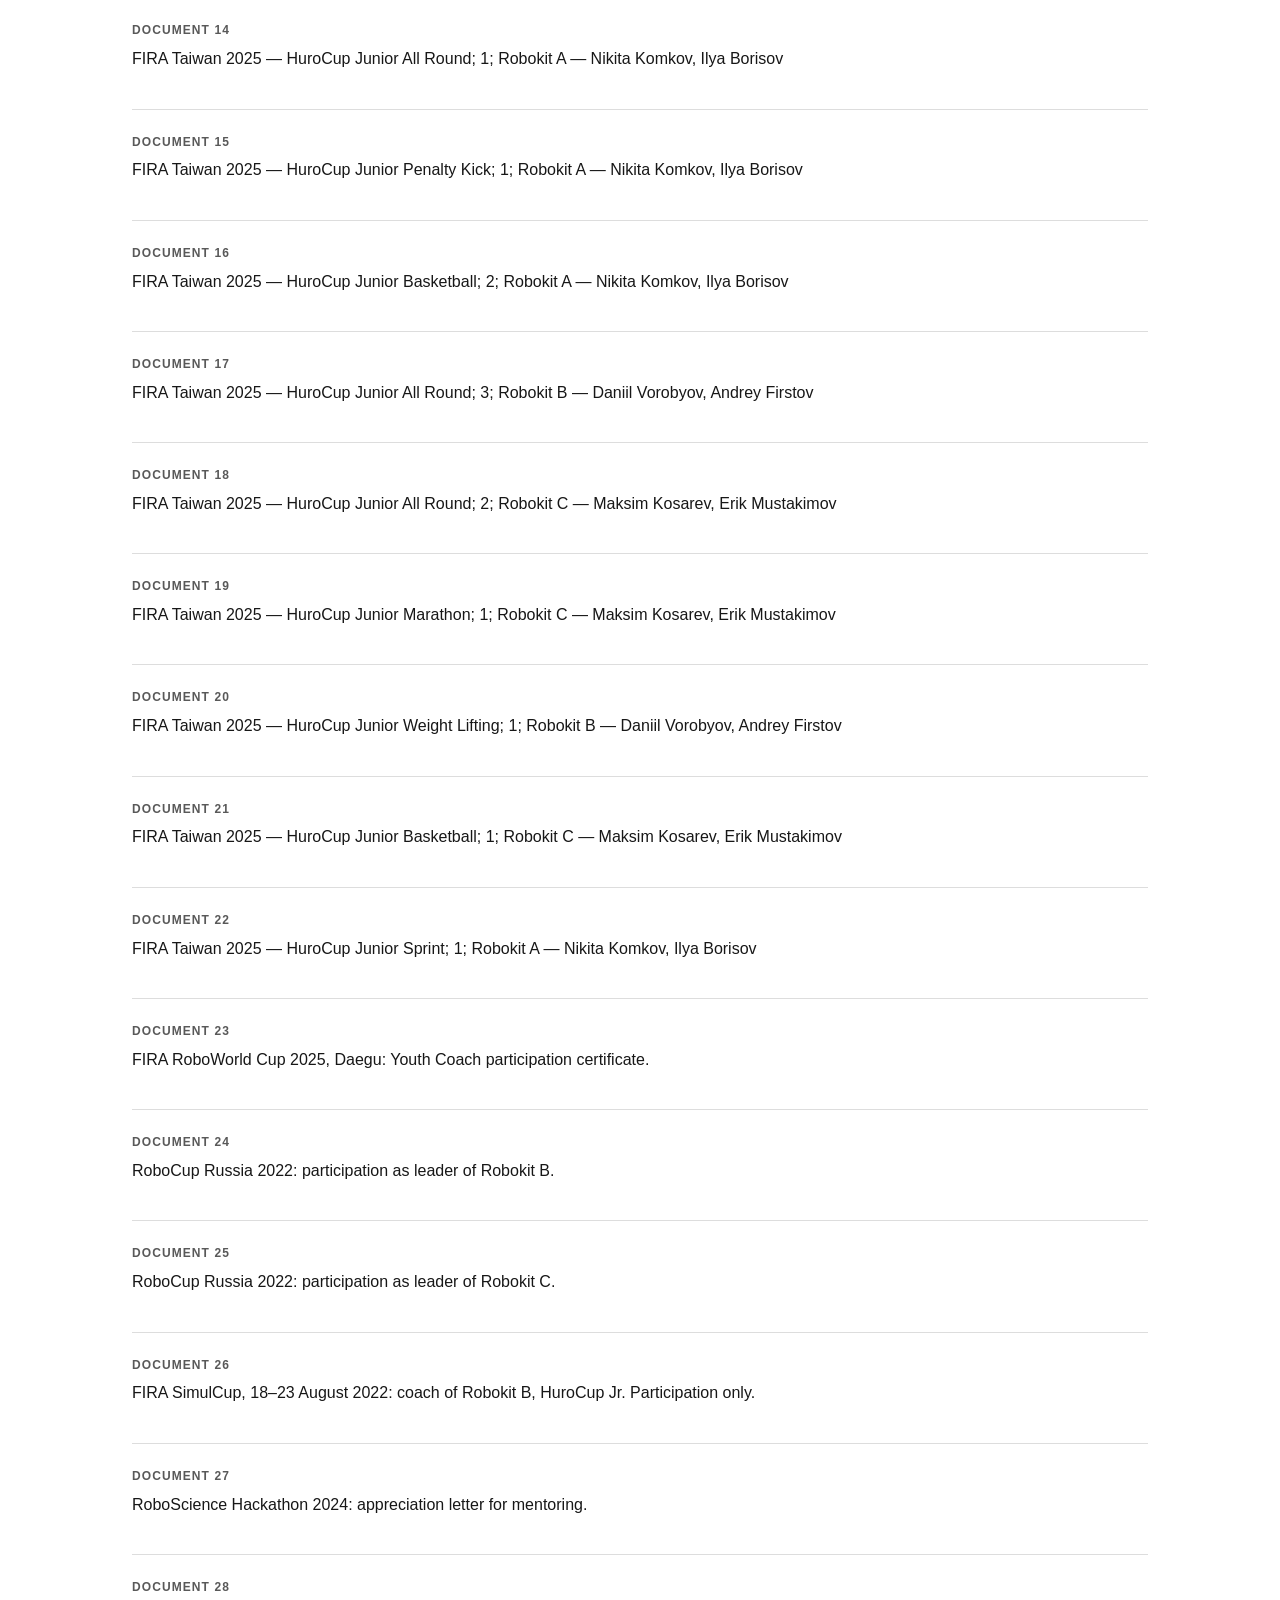
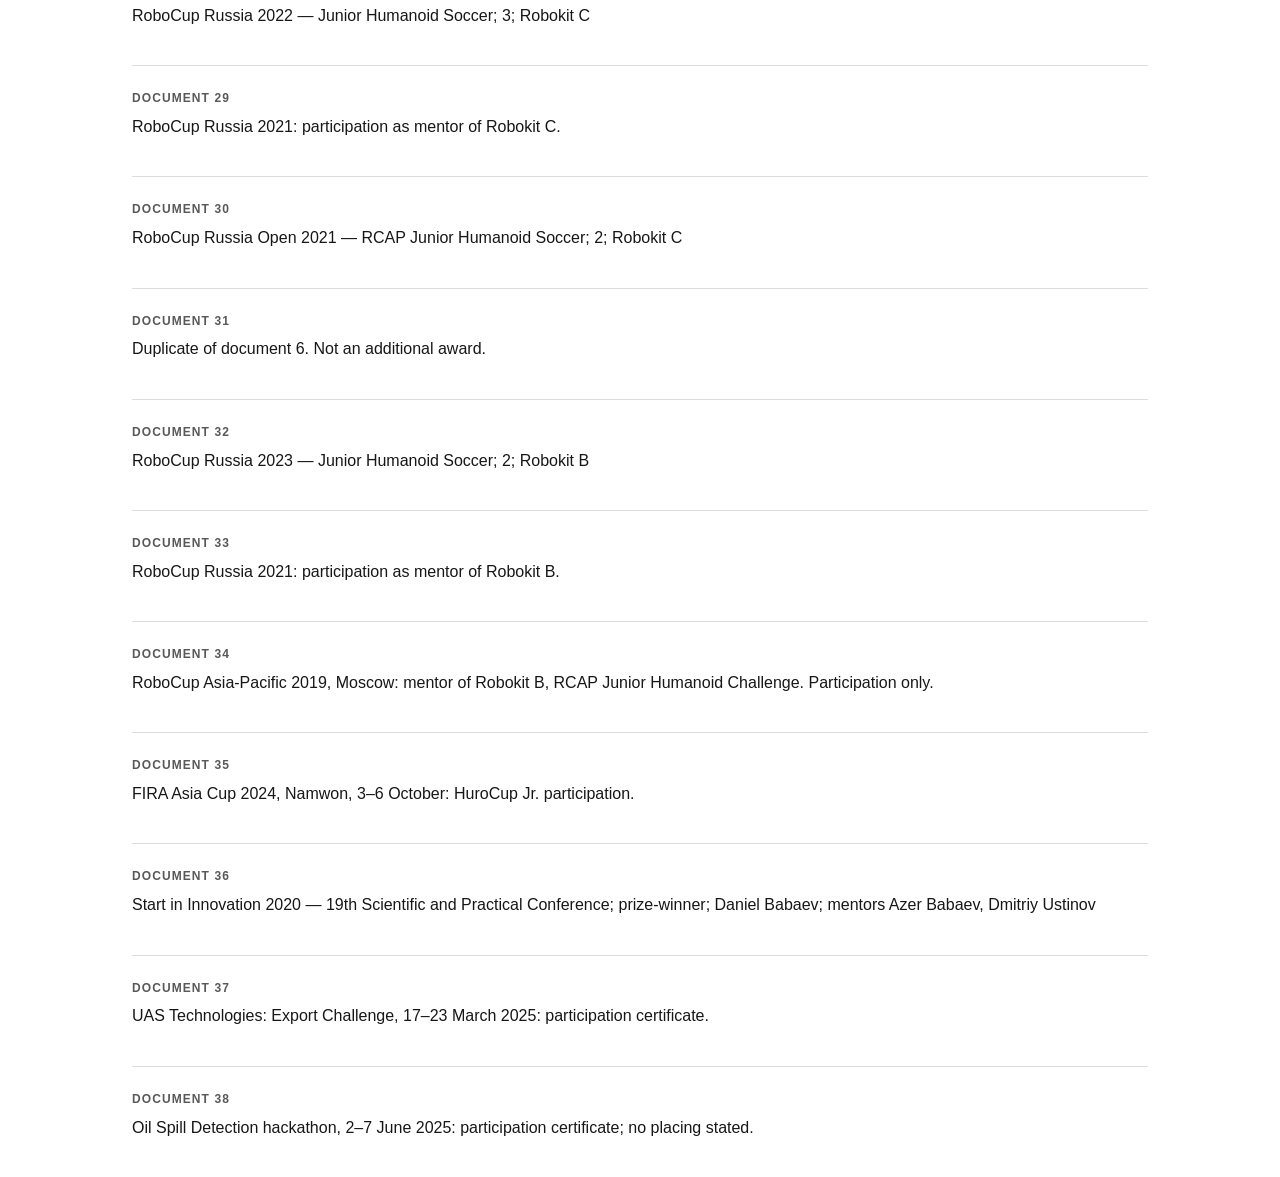
<file: docs/personal-awards-en.html>
<!DOCTYPE html>
<html lang="en"><head><meta charset="utf-8"><meta name="viewport" content="width=device-width,initial-scale=1"><title>Certificates — RoboKit</title><link rel="stylesheet" href="../assets/site.css"></head><body><main class="wrap"><p><a href="../en.html#results">← Home</a></p><h1 style="font-size:36px">Diplomas and certificates</h1><p>Transcribed from Dmitry Ustinov’s personal archive on 14 October 2026. Document numbers refer to embedded images in the supplied DOCX. Duplicate certificates do not count as additional awards.</p><article id="diploma-1" style="padding:18px 0;border-top:1px solid #ddd"><h2>Document 1</h2><p>FIRA RoboWorld Cup 2024, Brazil: participation certificate.</p></article><article id="diploma-2" style="padding:18px 0;border-top:1px solid #ddd"><h2>Document 2</h2><p>FIRA Eurasia 2024: first in HuroCup, Robokit, Ivan Lubimov and Dmitry Ustinov.</p></article><article id="diploma-3" style="padding:18px 0;border-top:1px solid #ddd"><h2>Document 3</h2><p>FIRA Eurasia 2024: first in HuroCup Junior, Robokit.</p></article><article id="diploma-4" style="padding:18px 0;border-top:1px solid #ddd"><h2>Document 4</h2><p>RoboCup Russia 2024: participation as leader of Robokit A.</p></article><article id="diploma-5" style="padding:18px 0;border-top:1px solid #ddd"><h2>Document 5</h2><p>RoboCup Russia 2024: first in humanoid soccer, Robokit A.</p></article><article id="diploma-6" style="padding:18px 0;border-top:1px solid #ddd"><h2>Document 6</h2><p>RoboCup Russia 2023 — Junior Humanoid Soccer; 3; Robokit A</p></article><article id="diploma-7" style="padding:18px 0;border-top:1px solid #ddd"><h2>Document 7</h2><p>RoboCup Russia 2025: third in Junior Humanoid Soccer, Robokit B (Cyrillic Б).</p></article><article id="diploma-8" style="padding:18px 0;border-top:1px solid #ddd"><h2>Document 8</h2><p>RoboCup Russia 2025: second in Junior Humanoid Soccer, Robokit V (Cyrillic В).</p></article><article id="diploma-9" style="padding:18px 0;border-top:1px solid #ddd"><h2>Document 9</h2><p>RoboCup Russia 2025: third in Triple Jump, Robokit V.</p></article><article id="diploma-10" style="padding:18px 0;border-top:1px solid #ddd"><h2>Document 10</h2><p>RoboCup Russia 2025: second in Sprint, Robokit V.</p></article><article id="diploma-11" style="padding:18px 0;border-top:1px solid #ddd"><h2>Document 11</h2><p>RoboCup Russia 2025: third in Junior Humanoid Soccer Entry, Robokit G.</p></article><article id="diploma-12" style="padding:18px 0;border-top:1px solid #ddd"><h2>Document 12</h2><p>Duplicate of document 10. Not an additional award.</p></article><article id="diploma-13" style="padding:18px 0;border-top:1px solid #ddd"><h2>Document 13</h2><p>FIRA Taiwan 2025 — HuroCup Junior Marathon; 2; Robokit A — Nikita Komkov, Ilya Borisov</p></article><article id="diploma-14" style="padding:18px 0;border-top:1px solid #ddd"><h2>Document 14</h2><p>FIRA Taiwan 2025 — HuroCup Junior All Round; 1; Robokit A — Nikita Komkov, Ilya Borisov</p></article><article id="diploma-15" style="padding:18px 0;border-top:1px solid #ddd"><h2>Document 15</h2><p>FIRA Taiwan 2025 — HuroCup Junior Penalty Kick; 1; Robokit A — Nikita Komkov, Ilya Borisov</p></article><article id="diploma-16" style="padding:18px 0;border-top:1px solid #ddd"><h2>Document 16</h2><p>FIRA Taiwan 2025 — HuroCup Junior Basketball; 2; Robokit A — Nikita Komkov, Ilya Borisov</p></article><article id="diploma-17" style="padding:18px 0;border-top:1px solid #ddd"><h2>Document 17</h2><p>FIRA Taiwan 2025 — HuroCup Junior All Round; 3; Robokit B — Daniil Vorobyov, Andrey Firstov</p></article><article id="diploma-18" style="padding:18px 0;border-top:1px solid #ddd"><h2>Document 18</h2><p>FIRA Taiwan 2025 — HuroCup Junior All Round; 2; Robokit C — Maksim Kosarev, Erik Mustakimov</p></article><article id="diploma-19" style="padding:18px 0;border-top:1px solid #ddd"><h2>Document 19</h2><p>FIRA Taiwan 2025 — HuroCup Junior Marathon; 1; Robokit C — Maksim Kosarev, Erik Mustakimov</p></article><article id="diploma-20" style="padding:18px 0;border-top:1px solid #ddd"><h2>Document 20</h2><p>FIRA Taiwan 2025 — HuroCup Junior Weight Lifting; 1; Robokit B — Daniil Vorobyov, Andrey Firstov</p></article><article id="diploma-21" style="padding:18px 0;border-top:1px solid #ddd"><h2>Document 21</h2><p>FIRA Taiwan 2025 — HuroCup Junior Basketball; 1; Robokit C — Maksim Kosarev, Erik Mustakimov</p></article><article id="diploma-22" style="padding:18px 0;border-top:1px solid #ddd"><h2>Document 22</h2><p>FIRA Taiwan 2025 — HuroCup Junior Sprint; 1; Robokit A — Nikita Komkov, Ilya Borisov</p></article><article id="diploma-23" style="padding:18px 0;border-top:1px solid #ddd"><h2>Document 23</h2><p>FIRA RoboWorld Cup 2025, Daegu: Youth Coach participation certificate.</p></article><article id="diploma-24" style="padding:18px 0;border-top:1px solid #ddd"><h2>Document 24</h2><p>RoboCup Russia 2022: participation as leader of Robokit B.</p></article><article id="diploma-25" style="padding:18px 0;border-top:1px solid #ddd"><h2>Document 25</h2><p>RoboCup Russia 2022: participation as leader of Robokit C.</p></article><article id="diploma-26" style="padding:18px 0;border-top:1px solid #ddd"><h2>Document 26</h2><p>FIRA SimulCup, 18–23 August 2022: coach of Robokit B, HuroCup Jr. Participation only.</p></article><article id="diploma-27" style="padding:18px 0;border-top:1px solid #ddd"><h2>Document 27</h2><p>RoboScience Hackathon 2024: appreciation letter for mentoring.</p></article><article id="diploma-28" style="padding:18px 0;border-top:1px solid #ddd"><h2>Document 28</h2><p>RoboCup Russia 2022 — Junior Humanoid Soccer; 3; Robokit C</p></article><article id="diploma-29" style="padding:18px 0;border-top:1px solid #ddd"><h2>Document 29</h2><p>RoboCup Russia 2021: participation as mentor of Robokit C.</p></article><article id="diploma-30" style="padding:18px 0;border-top:1px solid #ddd"><h2>Document 30</h2><p>RoboCup Russia Open 2021 — RCAP Junior Humanoid Soccer; 2; Robokit C</p></article><article id="diploma-31" style="padding:18px 0;border-top:1px solid #ddd"><h2>Document 31</h2><p>Duplicate of document 6. Not an additional award.</p></article><article id="diploma-32" style="padding:18px 0;border-top:1px solid #ddd"><h2>Document 32</h2><p>RoboCup Russia 2023 — Junior Humanoid Soccer; 2; Robokit B</p></article><article id="diploma-33" style="padding:18px 0;border-top:1px solid #ddd"><h2>Document 33</h2><p>RoboCup Russia 2021: participation as mentor of Robokit B.</p></article><article id="diploma-34" style="padding:18px 0;border-top:1px solid #ddd"><h2>Document 34</h2><p>RoboCup Asia-Pacific 2019, Moscow: mentor of Robokit B, RCAP Junior Humanoid Challenge. Participation only.</p></article><article id="diploma-35" style="padding:18px 0;border-top:1px solid #ddd"><h2>Document 35</h2><p>FIRA Asia Cup 2024, Namwon, 3–6 October: HuroCup Jr. participation.</p></article><article id="diploma-36" style="padding:18px 0;border-top:1px solid #ddd"><h2>Document 36</h2><p>Start in Innovation 2020 — 19th Scientific and Practical Conference; prize-winner; Daniel Babaev; mentors Azer Babaev, Dmitriy Ustinov</p></article><article id="diploma-37" style="padding:18px 0;border-top:1px solid #ddd"><h2>Document 37</h2><p>UAS Technologies: Export Challenge, 17–23 March 2025: participation certificate.</p></article><article id="diploma-38" style="padding:18px 0;border-top:1px solid #ddd"><h2>Document 38</h2><p>Oil Spill Detection hackathon, 2–7 June 2025: participation certificate; no placing stated.</p></article></main></body></html>
</file>
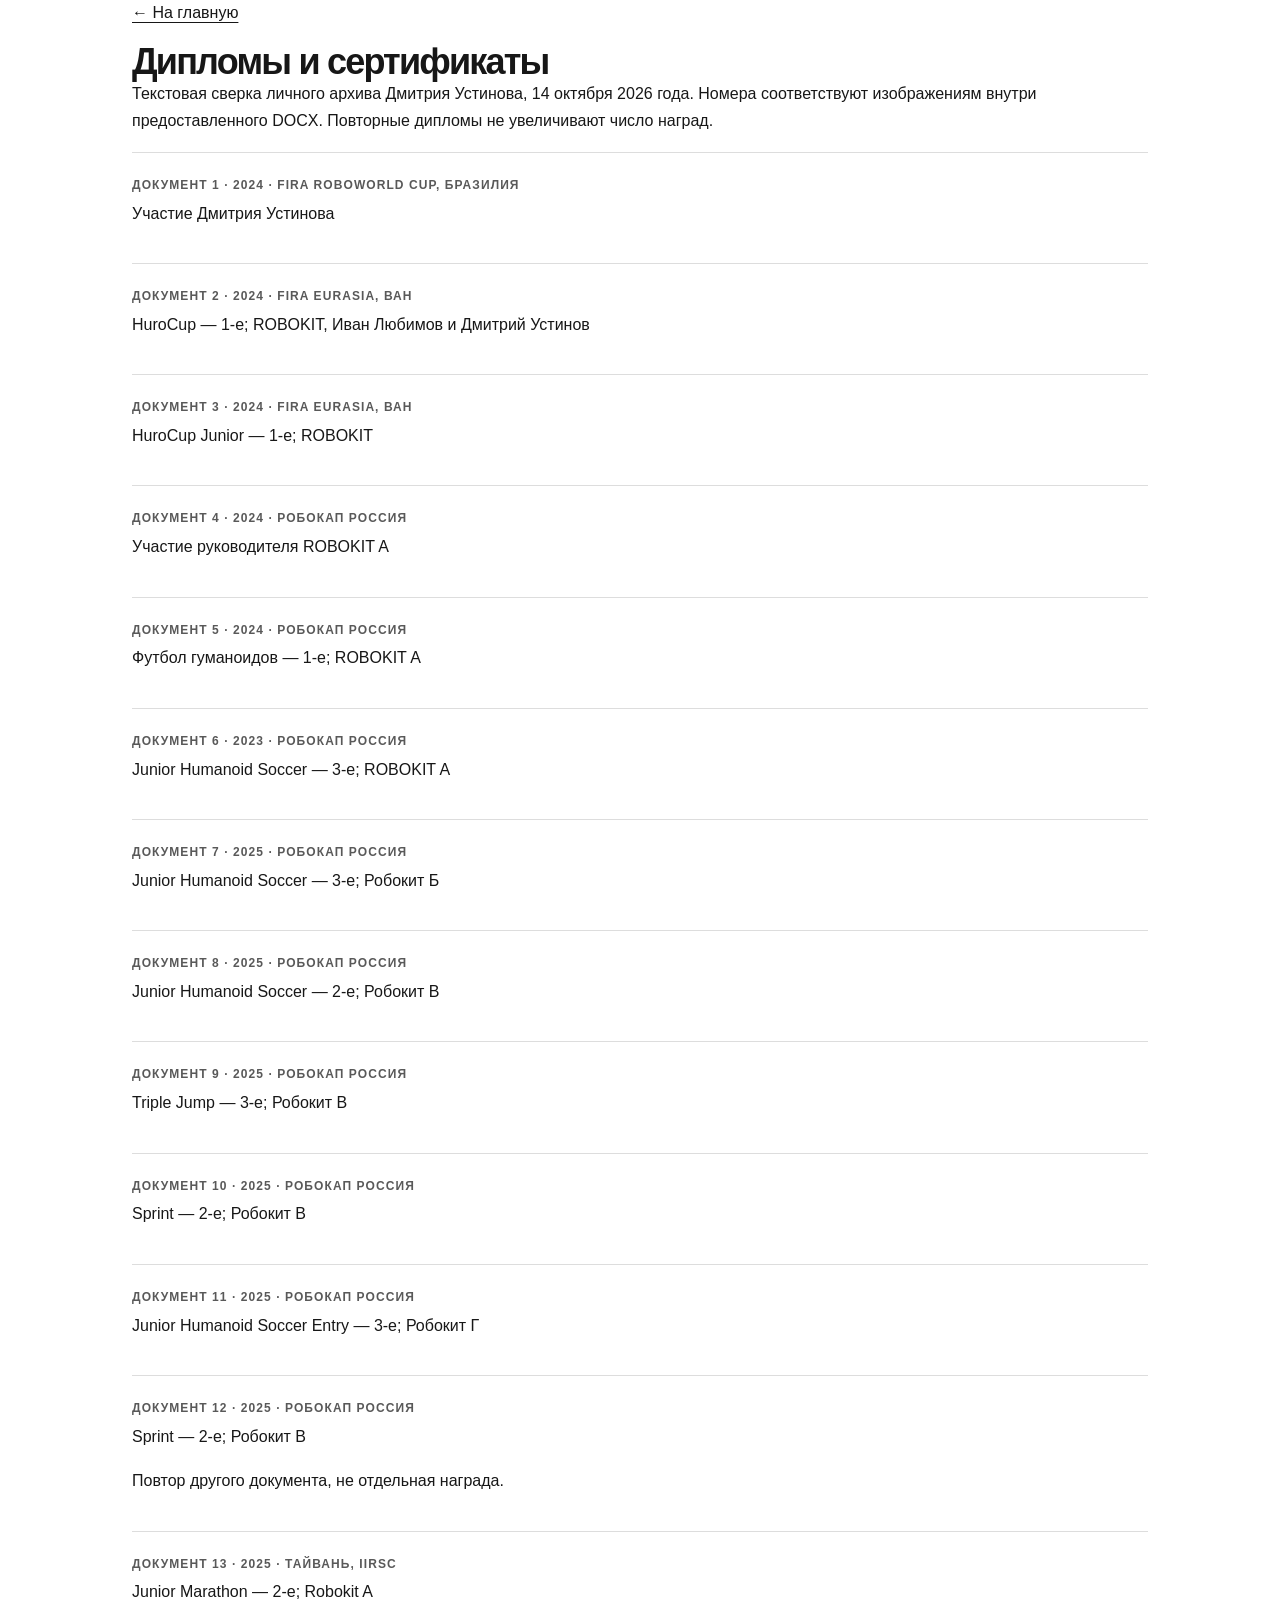
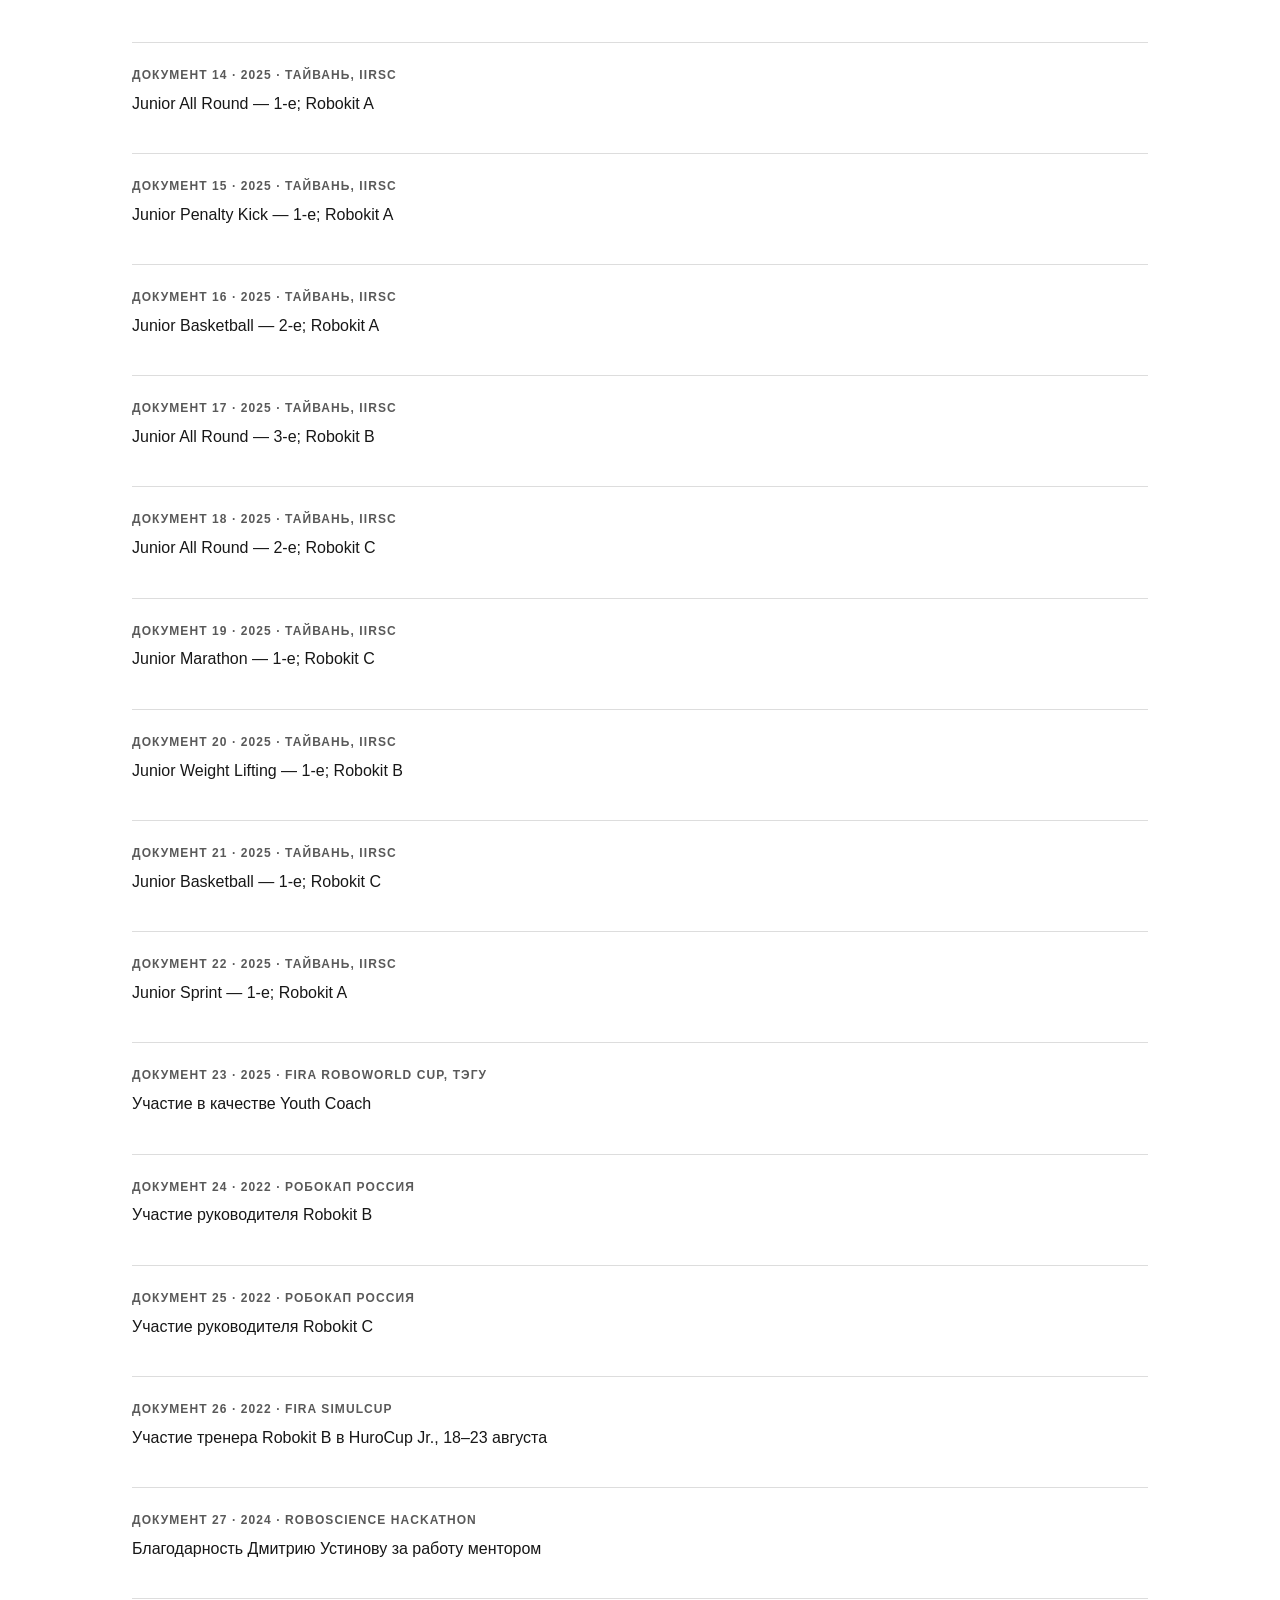
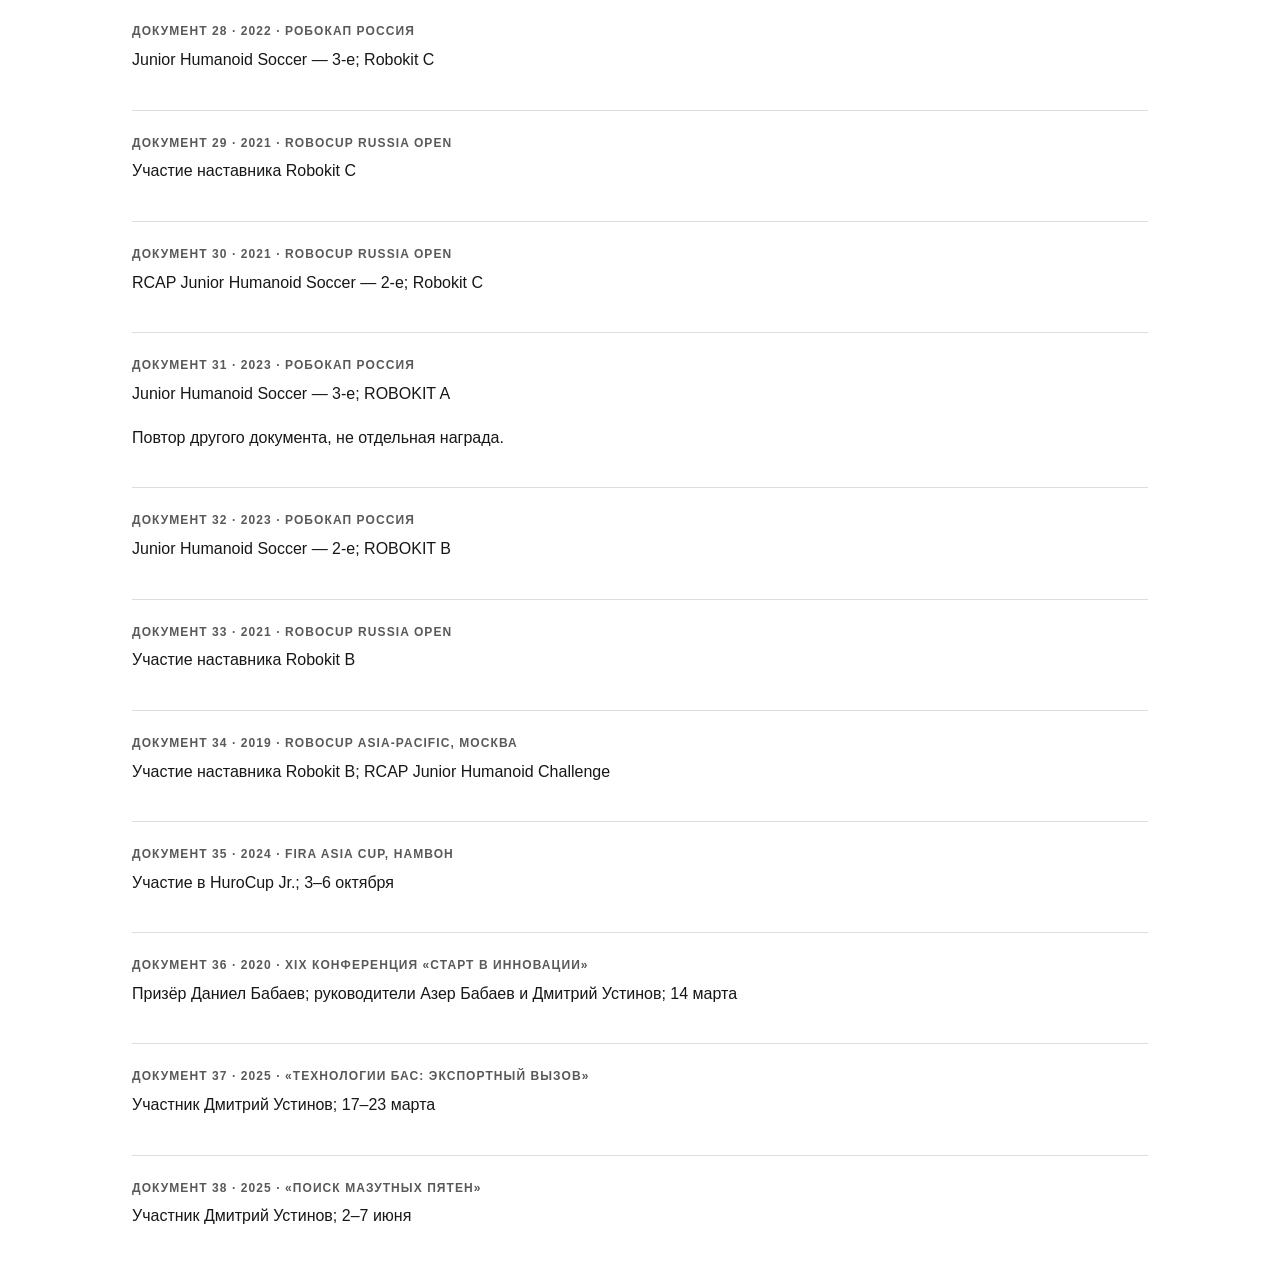
<file: docs/personal-awards.html>
<!DOCTYPE html><html lang="ru"><meta charset="utf-8"><meta name="viewport" content="width=device-width,initial-scale=1"><title>Дипломы — RoboKit</title><link rel="stylesheet" href="../assets/site.css"><body><main class="wrap"><p><a href="../#results">← На главную</a></p><h1 style="font-size:36px">Дипломы и сертификаты</h1><p>Текстовая сверка личного архива Дмитрия Устинова, 14 октября 2026 года. Номера соответствуют изображениям внутри предоставленного DOCX. Повторные дипломы не увеличивают число наград.</p><article id="diploma-1" style="padding:18px 0;border-top:1px solid #ddd"><h2>Документ 1 · 2024 · FIRA RoboWorld Cup, Бразилия</h2><p>Участие Дмитрия Устинова</p></article><article id="diploma-2" style="padding:18px 0;border-top:1px solid #ddd"><h2>Документ 2 · 2024 · FIRA Eurasia, Ван</h2><p>HuroCup — 1-е; ROBOKIT, Иван Любимов и Дмитрий Устинов</p></article><article id="diploma-3" style="padding:18px 0;border-top:1px solid #ddd"><h2>Документ 3 · 2024 · FIRA Eurasia, Ван</h2><p>HuroCup Junior — 1-е; ROBOKIT</p></article><article id="diploma-4" style="padding:18px 0;border-top:1px solid #ddd"><h2>Документ 4 · 2024 · РобоКап Россия</h2><p>Участие руководителя ROBOKIT A</p></article><article id="diploma-5" style="padding:18px 0;border-top:1px solid #ddd"><h2>Документ 5 · 2024 · РобоКап Россия</h2><p>Футбол гуманоидов — 1-е; ROBOKIT A</p></article><article id="diploma-6" style="padding:18px 0;border-top:1px solid #ddd"><h2>Документ 6 · 2023 · РобоКап Россия</h2><p>Junior Humanoid Soccer — 3-е; ROBOKIT A</p></article><article id="diploma-7" style="padding:18px 0;border-top:1px solid #ddd"><h2>Документ 7 · 2025 · РобоКап Россия</h2><p>Junior Humanoid Soccer — 3-е; Робокит Б</p></article><article id="diploma-8" style="padding:18px 0;border-top:1px solid #ddd"><h2>Документ 8 · 2025 · РобоКап Россия</h2><p>Junior Humanoid Soccer — 2-е; Робокит В</p></article><article id="diploma-9" style="padding:18px 0;border-top:1px solid #ddd"><h2>Документ 9 · 2025 · РобоКап Россия</h2><p>Triple Jump — 3-е; Робокит В</p></article><article id="diploma-10" style="padding:18px 0;border-top:1px solid #ddd"><h2>Документ 10 · 2025 · РобоКап Россия</h2><p>Sprint — 2-е; Робокит В</p></article><article id="diploma-11" style="padding:18px 0;border-top:1px solid #ddd"><h2>Документ 11 · 2025 · РобоКап Россия</h2><p>Junior Humanoid Soccer Entry — 3-е; Робокит Г</p></article><article id="diploma-12" style="padding:18px 0;border-top:1px solid #ddd"><h2>Документ 12 · 2025 · РобоКап Россия</h2><p>Sprint — 2-е; Робокит В</p><p>Повтор другого документа, не отдельная награда.</p></article><article id="diploma-13" style="padding:18px 0;border-top:1px solid #ddd"><h2>Документ 13 · 2025 · Тайвань, IIRSC</h2><p>Junior Marathon — 2-е; Robokit A</p></article><article id="diploma-14" style="padding:18px 0;border-top:1px solid #ddd"><h2>Документ 14 · 2025 · Тайвань, IIRSC</h2><p>Junior All Round — 1-е; Robokit A</p></article><article id="diploma-15" style="padding:18px 0;border-top:1px solid #ddd"><h2>Документ 15 · 2025 · Тайвань, IIRSC</h2><p>Junior Penalty Kick — 1-е; Robokit A</p></article><article id="diploma-16" style="padding:18px 0;border-top:1px solid #ddd"><h2>Документ 16 · 2025 · Тайвань, IIRSC</h2><p>Junior Basketball — 2-е; Robokit A</p></article><article id="diploma-17" style="padding:18px 0;border-top:1px solid #ddd"><h2>Документ 17 · 2025 · Тайвань, IIRSC</h2><p>Junior All Round — 3-е; Robokit B</p></article><article id="diploma-18" style="padding:18px 0;border-top:1px solid #ddd"><h2>Документ 18 · 2025 · Тайвань, IIRSC</h2><p>Junior All Round — 2-е; Robokit C</p></article><article id="diploma-19" style="padding:18px 0;border-top:1px solid #ddd"><h2>Документ 19 · 2025 · Тайвань, IIRSC</h2><p>Junior Marathon — 1-е; Robokit C</p></article><article id="diploma-20" style="padding:18px 0;border-top:1px solid #ddd"><h2>Документ 20 · 2025 · Тайвань, IIRSC</h2><p>Junior Weight Lifting — 1-е; Robokit B</p></article><article id="diploma-21" style="padding:18px 0;border-top:1px solid #ddd"><h2>Документ 21 · 2025 · Тайвань, IIRSC</h2><p>Junior Basketball — 1-е; Robokit C</p></article><article id="diploma-22" style="padding:18px 0;border-top:1px solid #ddd"><h2>Документ 22 · 2025 · Тайвань, IIRSC</h2><p>Junior Sprint — 1-е; Robokit A</p></article><article id="diploma-23" style="padding:18px 0;border-top:1px solid #ddd"><h2>Документ 23 · 2025 · FIRA RoboWorld Cup, Тэгу</h2><p>Участие в качестве Youth Coach</p></article><article id="diploma-24" style="padding:18px 0;border-top:1px solid #ddd"><h2>Документ 24 · 2022 · РобоКап Россия</h2><p>Участие руководителя Robokit B</p></article><article id="diploma-25" style="padding:18px 0;border-top:1px solid #ddd"><h2>Документ 25 · 2022 · РобоКап Россия</h2><p>Участие руководителя Robokit C</p></article><article id="diploma-26" style="padding:18px 0;border-top:1px solid #ddd"><h2>Документ 26 · 2022 · FIRA SimulCup</h2><p>Участие тренера Robokit B в HuroCup Jr., 18–23 августа</p></article><article id="diploma-27" style="padding:18px 0;border-top:1px solid #ddd"><h2>Документ 27 · 2024 · RoboScience Hackathon</h2><p>Благодарность Дмитрию Устинову за работу ментором</p></article><article id="diploma-28" style="padding:18px 0;border-top:1px solid #ddd"><h2>Документ 28 · 2022 · РобоКап Россия</h2><p>Junior Humanoid Soccer — 3-е; Robokit C</p></article><article id="diploma-29" style="padding:18px 0;border-top:1px solid #ddd"><h2>Документ 29 · 2021 · RoboCup Russia Open</h2><p>Участие наставника Robokit C</p></article><article id="diploma-30" style="padding:18px 0;border-top:1px solid #ddd"><h2>Документ 30 · 2021 · RoboCup Russia Open</h2><p>RCAP Junior Humanoid Soccer — 2-е; Robokit C</p></article><article id="diploma-31" style="padding:18px 0;border-top:1px solid #ddd"><h2>Документ 31 · 2023 · РобоКап Россия</h2><p>Junior Humanoid Soccer — 3-е; ROBOKIT A</p><p>Повтор другого документа, не отдельная награда.</p></article><article id="diploma-32" style="padding:18px 0;border-top:1px solid #ddd"><h2>Документ 32 · 2023 · РобоКап Россия</h2><p>Junior Humanoid Soccer — 2-е; ROBOKIT B</p></article><article id="diploma-33" style="padding:18px 0;border-top:1px solid #ddd"><h2>Документ 33 · 2021 · RoboCup Russia Open</h2><p>Участие наставника Robokit B</p></article><article id="diploma-34" style="padding:18px 0;border-top:1px solid #ddd"><h2>Документ 34 · 2019 · RoboCup Asia-Pacific, Москва</h2><p>Участие наставника Robokit B; RCAP Junior Humanoid Challenge</p></article><article id="diploma-35" style="padding:18px 0;border-top:1px solid #ddd"><h2>Документ 35 · 2024 · FIRA Asia Cup, Намвон</h2><p>Участие в HuroCup Jr.; 3–6 октября</p></article><article id="diploma-36" style="padding:18px 0;border-top:1px solid #ddd"><h2>Документ 36 · 2020 · XIX конференция «Старт в инновации»</h2><p>Призёр Даниел Бабаев; руководители Азер Бабаев и Дмитрий Устинов; 14 марта</p></article><article id="diploma-37" style="padding:18px 0;border-top:1px solid #ddd"><h2>Документ 37 · 2025 · «Технологии БАС: экспортный вызов»</h2><p>Участник Дмитрий Устинов; 17–23 марта</p></article><article id="diploma-38" style="padding:18px 0;border-top:1px solid #ddd"><h2>Документ 38 · 2025 · «Поиск мазутных пятен»</h2><p>Участник Дмитрий Устинов; 2–7 июня</p></article></main></body></html>
</file>
<file: assets/site.css>
:root{--bg:#fff;--ink:#171717;--muted:#595959;--line:#d4d4d4;--soft:#f5f5f5;--focus:#000}*{box-sizing:border-box}html{scroll-behavior:smooth;scroll-padding-top:90px}body{margin:0;background:var(--bg);color:var(--ink);font:16px/1.65 -apple-system,BlinkMacSystemFont,'Segoe UI',Arial,sans-serif;-webkit-font-smoothing:antialiased}a{color:inherit;text-underline-offset:4px;text-decoration-thickness:1px}a:hover{text-decoration-thickness:2px}a:focus-visible,button:focus-visible,select:focus-visible,input:focus-visible,[tabindex]:focus-visible{outline:2px solid var(--focus);outline-offset:5px}.wrap{max-width:1080px;margin:0 auto;padding:0 32px}.topbar{border-bottom:1px solid var(--line);background:#fff}.topbar-inner{min-height:70px;display:flex;align-items:center;justify-content:space-between;gap:24px}.brand{font-weight:650;text-decoration:none;font-size:14px}nav{display:flex;gap:24px;font-size:13px}nav a{text-decoration:none}.hero{display:grid;grid-template-columns:1fr 245px;gap:48px;align-items:center;padding:78px 0 65px}.eyebrow,h2,.meta,.note,.source,.count,small,figcaption{color:var(--muted)}.eyebrow{font-size:11px;letter-spacing:.08em;text-transform:uppercase;margin:0 0 25px}h1{font-size:clamp(48px,7vw,76px);line-height:1.02;letter-spacing:-.05em;margin:0;font-weight:650}.role{font-size:22px;line-height:1.45;font-weight:500;margin:26px 0 16px}.meta{font-size:14px}.hero-links{display:flex;gap:22px;flex-wrap:wrap;font-size:13px;margin-top:27px}.robot{margin:0;text-align:center}.robot img{display:block;width:200px;height:320px;object-fit:contain;margin:auto}.robot figcaption{font:11px/1.7 ui-monospace,SFMono-Regular,Consolas,monospace;margin-top:12px}.section{border-top:1px solid var(--line);padding:45px 0;display:grid;grid-template-columns:180px minmax(0,1fr);gap:36px}h2{font-size:12px;text-transform:uppercase;letter-spacing:.09em;margin:5px 0;font-weight:600}h3{font-size:16px;margin:0 0 8px;line-height:1.4}p{margin:0 0 18px}.lead{font-size:22px;line-height:1.45;font-weight:550;letter-spacing:-.02em}.section-body>p:last-child{margin-bottom:0}.skills{display:grid;grid-template-columns:1fr 1fr;gap:26px 35px;margin-top:28px}.skills p{font-size:14px;color:var(--muted);margin:0}.project{display:flex;align-items:center;justify-content:space-between;gap:25px;padding:19px 0;border-bottom:1px solid var(--line);text-decoration:none}.project:first-of-type{padding-top:8px}.project:last-of-type{border-bottom:0}.project strong{font-size:17px;font-weight:600}.project small{display:block;margin-top:3px;font-size:13px}.project:hover strong{text-decoration:underline;text-underline-offset:4px}.note{font-size:13px;line-height:1.6}.filters{display:flex;flex-wrap:wrap;align-items:flex-end;gap:12px;margin:26px 0 12px}.filters label{font-size:12px;font-weight:600;display:flex;flex-direction:column;gap:6px}.filters select,.filters input,.filters button{font:14px/1.4 inherit;min-height:40px;border:1px solid #999;border-radius:0;background:#fff;color:var(--ink);padding:8px 10px;font-family:inherit;font-size:14px}.filters .search{flex:1;min-width:180px}.filters input{width:100%;min-width:0}.filters button{cursor:pointer}.filters button:hover{background:var(--soft)}.count{font-size:12px;min-height:20px}.year-title{font:500 25px/1.3 ui-monospace,SFMono-Regular,Consolas,monospace;margin:28px 0 14px}.table-wrap{overflow-x:auto}table{width:100%;border-collapse:collapse;font-size:13px;line-height:1.5;table-layout:fixed}th{text-align:left;color:var(--muted);font-size:11px;font-weight:500;padding:0 12px 10px 0;border-bottom:1px solid var(--ink)}th:first-child{width:52px}th:nth-child(2){width:42%}td{vertical-align:top;padding:14px 12px 14px 0;border-bottom:1px solid var(--line);overflow-wrap:anywhere}td.place{font:500 22px/1.5 ui-monospace,SFMono-Regular,Consolas,monospace}td strong{display:block;font-weight:600}td span{display:block;margin-top:4px}td small{display:block;font-size:11px;margin-top:6px}td .note{font-size:11px}.text-link{display:inline-block;margin:24px 0;font-size:14px}.additional{border-top:1px solid var(--line);padding:18px 0;font-size:14px}.additional summary{cursor:pointer;font-weight:550}.additional[open]>summary{margin-bottom:20px}.additional-item{margin:18px 0;padding-bottom:16px;border-bottom:1px solid var(--line)}.additional-item p{margin:8px 0}.source{font-size:12px}.gallery{display:grid;grid-template-columns:1fr 1fr;gap:28px 22px}.gallery figure{margin:0}.gallery img{display:block;width:100%;height:auto;aspect-ratio:4/3;object-fit:contain;background:var(--soft)}figcaption{font-size:12px;line-height:1.6;margin-top:12px}figcaption strong{display:block;color:var(--ink);font-size:14px;font-weight:600}figcaption span{display:block;margin:3px 0}footer.wrap{border-top:1px solid var(--line);padding-top:34px;padding-bottom:45px;display:flex;justify-content:space-between;gap:24px;font-size:13px}footer p{color:var(--muted);margin-top:4px}.footer-links{display:grid;grid-template-columns:1fr 1fr;gap:7px 28px}.skip{position:absolute;left:16px;top:-100px;background:#fff;padding:12px;z-index:20}.skip:focus{top:10px}.sr-only{position:absolute;width:1px;height:1px;padding:0;margin:-1px;overflow:hidden;clip:rect(0,0,0,0);white-space:nowrap;border:0}[hidden]{display:none!important}@media(max-width:750px){.wrap{padding-left:22px;padding-right:22px}.topbar-inner{align-items:flex-start;flex-direction:column;gap:12px;padding-top:16px;padding-bottom:16px}nav{gap:20px;flex-wrap:wrap}.hero{grid-template-columns:1fr 140px;gap:20px;padding:46px 0}.robot img{width:130px;height:208px}.eyebrow{font-size:10px}.role{font-size:18px}.hero-links{gap:12px}.section{grid-template-columns:1fr;gap:20px;padding:32px 0}.section h2 br{display:none}.lead{font-size:20px}footer.wrap{flex-direction:column}.filters .search{flex-basis:100%}}@media(max-width:450px){.hero{grid-template-columns:1fr}.robot{display:none}.skills,.gallery{grid-template-columns:1fr}.footer-links{grid-template-columns:1fr}table{min-width:560px}.table-wrap{padding-bottom:8px}h1{font-size:57px}}@media(prefers-reduced-motion:reduce){html{scroll-behavior:auto}}@media print{.topbar,.filters,.skip{display:none}.wrap{max-width:none;padding:0}.hero{padding:20px 0}.section{padding:20px 0;grid-template-columns:130px minmax(0,1fr);gap:20px}.year-group,figure{break-inside:avoid}.table-wrap{overflow:visible}table{min-width:0}.gallery{grid-template-columns:1fr 1fr}a{text-decoration:none}}
.section-body{min-width:0}
.annual{display:grid;grid-template-columns:74px minmax(0,1fr);gap:24px;padding:24px 0;border-top:1px solid var(--line)}.annual h3{font:500 24px/1.3 ui-monospace,SFMono-Regular,Consolas,monospace}.annual h4{font-size:17px;font-weight:600;margin:0 0 10px;line-height:1.4}.annual p{font-size:14px;margin:0 0 10px}.annual .annual-counts{font-size:12px;color:var(--muted);font-variant-numeric:tabular-nums}.annual a{font-size:12px}.full-register{border-top:1px solid var(--ink);border-bottom:1px solid var(--line);padding:20px 0;margin-top:24px}.full-register>summary{font-size:15px;font-weight:600;cursor:pointer}@media(max-width:450px){.annual{grid-template-columns:1fr;gap:10px}}
#results{display:block}#results>h2{font-size:30px;letter-spacing:-.025em;text-transform:none;color:var(--ink);margin-bottom:24px}#results>.section-body>p{max-width:800px}.awards-timeline{position:relative;margin:45px 0 28px}.awards-timeline::before{content:"";position:absolute;top:0;bottom:0;left:50%;width:1px;background:var(--line)}.award-row{position:relative;display:grid;grid-template-columns:minmax(0,1fr) minmax(0,1fr);gap:54px;align-items:center;padding:0 0 54px}.award-row::before{content:"";position:absolute;left:calc(50% - 4px);top:36px;width:9px;height:9px;background:var(--ink);border:2px solid white}.award-card{padding:25px;border:1px solid var(--line);background:white;position:relative}.award-year{font:500 29px/1.2 ui-monospace,SFMono-Regular,Consolas,monospace;margin:0 0 17px}.award-card h3{font-size:22px;letter-spacing:-.02em}.award-total{font-size:12px;color:var(--muted)}.event-results{list-style:none;margin:20px 0;padding:0}.event-results li{padding:12px 0;border-top:1px solid var(--line)}.event-results a{font-size:14px;font-weight:600;text-decoration:none}.event-results a:hover{text-decoration:underline}.event-results p{font-size:13px;line-height:1.55;margin:5px 0}.event-results small{font-size:11px}.year-detail{font-size:12px;font-weight:600}.award-image{margin:0}.award-image img{display:block;width:100%;height:auto}.award-image figcaption{font-size:11px}.award-row:nth-child(even) .award-card{grid-column:2;grid-row:1}.award-row:nth-child(even) .award-image,.award-row:nth-child(even) .archive-year{grid-column:1;grid-row:1}.archive-year{text-align:center;padding:35px;background:white}.archive-year>span{font:400 clamp(50px,7vw,86px)/1 ui-monospace,SFMono-Regular,Consolas,monospace;letter-spacing:-.07em}.archive-year p{font-size:13px;color:var(--muted);margin:15px 0 8px}.archive-year small{font-size:11px}.event-section{display:block}.event-section>h2{font-size:25px;text-transform:none;letter-spacing:-.02em;color:var(--ink);margin-bottom:30px}.exhibition-row{display:grid;grid-template-columns:1fr 1fr;gap:54px;align-items:center}.exhibition-row p{font-size:14px}.exhibition-row .award-year{font-size:29px}.exhibition-row a{font-size:13px}.demo-note{margin-top:25px;max-width:800px;font-size:14px}.stats-section{display:block}.stats-section>h2{font-size:27px;letter-spacing:-.02em;text-transform:none;color:var(--ink);margin-bottom:25px}.stat-grid{display:grid;grid-template-columns:repeat(5,1fr);gap:20px;padding:25px 0;margin:25px 0;border-block:1px solid var(--line)}.stat-grid strong{font:500 40px/1.2 ui-monospace,SFMono-Regular,Consolas,monospace;display:block}.stat-grid span{font-size:12px;color:var(--muted)}.stats-table{table-layout:auto}.stats-table th:first-child,.stats-table th:nth-child(2){width:auto}.stats-table td,.stats-table th{padding:12px 14px;text-align:right;font-size:13px}.stats-table th:first-child{text-align:left}.stats-table tfoot{font-weight:650}.scope-heading{margin-top:30px}.scope-list{list-style:none;margin:0 0 25px;padding:0;font-size:14px}.scope-list li{display:flex;justify-content:space-between;gap:30px;padding:8px 0;border-bottom:1px solid var(--line)}@media(max-width:750px){.award-row,.exhibition-row{grid-template-columns:1fr;gap:20px;padding-left:20px}.awards-timeline::before{left:0}.award-row::before{left:-4px}.award-row:nth-child(even) .award-card,.award-row:nth-child(even) .award-image,.award-row:nth-child(even) .archive-year{grid-column:auto;grid-row:auto}.archive-year{display:none}.award-card{padding:20px}.stat-grid{grid-template-columns:repeat(3,1fr)}.stats-table{min-width:570px}.exhibition-row{padding-left:0}}@media print{.awards-timeline::before,.award-row::before{display:none}.award-row{break-inside:avoid}.full-register:not([open]){display:none}}

.hero{grid-template-columns:minmax(0,1fr) 360px;gap:64px}.portrait{margin:0;align-self:stretch;position:relative;min-height:360px}.portrait img{display:block;position:absolute;inset:0;width:100%;height:100%;object-fit:cover;object-position:center}.profile-skills{display:grid;grid-template-columns:minmax(0,1fr) 170px;gap:28px;align-items:center;margin-top:28px}.profile-skills .skills{margin-top:0}.profile-skills .robot img{width:160px;height:256px}@media(max-width:1000px) and (min-width:751px){.hero{grid-template-columns:minmax(0,1fr) 300px;gap:36px}.hero h1{font-size:58px}.hero .role{font-size:19px}.profile-skills .skills{grid-template-columns:1fr}}@media(max-width:750px){.hero{grid-template-columns:minmax(0,1fr) 260px;gap:28px}.hero h1{font-size:48px}.hero .role{font-size:17px}.profile-skills .skills{grid-template-columns:1fr}.profile-skills .robot{display:block}}@media(max-width:600px){.hero{grid-template-columns:1fr}.portrait{width:100%;max-width:360px;justify-self:start;aspect-ratio:1;min-height:0}.portrait img{position:static;aspect-ratio:1}.hero h1{font-size:57px}}@media(max-width:450px){.profile-skills{grid-template-columns:1fr}.profile-skills .robot{justify-self:start}.profile-skills .robot img{margin:0}.profile-skills .robot figcaption{text-align:left}}

/* Phone layout: keep the portrait beside the name and group the platform illustration. */
@media(max-width:600px){
 .wrap{padding-left:18px;padding-right:18px}
 .topbar-inner{gap:6px;padding-top:12px;padding-bottom:10px}
 nav{gap:0 18px}nav a{display:flex;align-items:center;min-height:40px}
 .hero{grid-template-columns:minmax(0,1fr) clamp(112px,36vw,170px);gap:18px 16px;padding:30px 0 34px;align-items:center}
 .hero>div:first-child{display:contents}
 .hero .eyebrow{grid-column:1/-1;grid-row:1;margin:0;font-size:9px;line-height:1.7}
 .hero h1{grid-column:1;grid-row:2;font-size:clamp(32px,10vw,52px);line-height:1.08}
 .hero .portrait{grid-column:2;grid-row:2;align-self:center;width:100%;max-width:none;min-height:0;aspect-ratio:4/5}
 .hero .portrait img{position:absolute;aspect-ratio:auto;height:100%;object-position:center}
 .hero .role{grid-column:1/-1;grid-row:3;margin:0;font-size:18px}
 .hero .meta{grid-column:1/-1;grid-row:4;margin:0;font-size:13px}
 .hero-links{grid-column:1/-1;grid-row:5;margin:0;gap:0 18px}
 .hero-links a{display:inline-flex;align-items:center;min-height:42px}
 .profile-skills{grid-template-columns:1fr;gap:24px;margin-top:24px}
 .profile-skills .skills{grid-template-columns:1fr;gap:22px}
 .profile-skills .robot{display:grid;grid-template-columns:110px minmax(0,1fr);gap:20px;align-items:center;justify-self:stretch;padding:20px;border:1px solid var(--line);width:100%}
 .profile-skills .robot img{width:110px;height:176px;margin:0}
 .profile-skills .robot figcaption{text-align:left;margin:0;font-size:12px;line-height:1.8}
 .profile-skills .robot figcaption a{display:inline-block;padding:8px 0}
 .section{gap:16px;padding:30px 0}.section h2 br{display:initial}
 .project{gap:16px}.project>span:first-child{min-width:0}.project>span:last-child{flex-shrink:0}
 .awards-timeline{margin-top:28px}.awards-timeline::before,.award-row::before{display:none}
 .award-row{padding-left:0;padding-bottom:32px;gap:14px}.award-card{padding:18px}.award-card h3{font-size:21px}
 .year-detail{display:inline-flex;align-items:center;min-height:44px}.award-image figcaption{margin-top:8px}
 #results>h2,.stats-section>h2{font-size:25px}.exhibition-row{gap:16px}
 .gallery{grid-template-columns:1fr;gap:26px}.gallery img{aspect-ratio:auto}
 .stat-grid{gap:20px 12px}.stat-grid strong{font-size:34px}.stat-grid span{display:block;font-size:11px;line-height:1.5;margin-top:6px}
 .stats-table{min-width:0;table-layout:fixed}.stats-table td,.stats-table th{padding:9px 3px;font-size:11px;overflow-wrap:normal}.stats-table th{line-height:1.35}
 .stats-table th:first-child{width:42px}.stats-table th:nth-child(6){width:70px}
 .scope-list li{gap:14px}.scope-list li>:last-child{flex-shrink:0}
 .filters{gap:12px}.filters label{flex:1;min-width:100px}.filters select,.filters input,.filters button{min-height:44px;font-size:16px}
 .full-register .table-wrap{border:1px solid var(--line);padding:10px}.full-register summary{line-height:1.6}
 footer.wrap{gap:20px;padding-top:26px}.footer-links{grid-template-columns:1fr 1fr;gap:0 16px}.footer-links a{display:flex;align-items:center;min-height:44px;font-size:12px}
}

.competition-year{border-top:1px solid var(--line,#ddd);padding:16px 0}.competition-year summary{cursor:pointer;font-size:20px;font-weight:700;min-height:32px}.competition-item{padding:18px 0;border-bottom:1px solid var(--line,#ddd)}.competition-item:last-child{border-bottom:0}.competition-item h3{margin:0 0 10px}.competition-item p{overflow-wrap:anywhere}.competition-link{font-size:13px;margin-top:8px}.competition-sources{font-size:13px}

.personal-hackathon{margin:32px 0 0;display:grid;grid-template-columns:minmax(0,1fr) minmax(0,1fr);gap:24px;align-items:center}.personal-hackathon img{display:block;width:100%;height:auto;max-height:560px;object-fit:contain}.personal-hackathon figcaption strong{display:block;font-size:18px;color:var(--ink)}.personal-hackathon figcaption p{margin:12px 0}.personal-hackathon figcaption a{font-size:13px}@media(max-width:600px){.personal-hackathon{grid-template-columns:1fr;gap:14px}.personal-hackathon img{max-height:none}}

.award-photo-stack{display:grid;gap:24px;align-content:start;min-width:0}.award-photo-stack .award-image img{height:auto;aspect-ratio:auto;object-fit:contain}

.award-row .award-photo-stack .award-image{grid-column:auto;grid-row:auto}.award-row:nth-child(even) .award-photo-stack{grid-column:1;grid-row:1}@media(max-width:750px){.award-row:nth-child(even) .award-photo-stack{grid-column:auto;grid-row:auto}}
.stat-grid{grid-template-columns:repeat(6,minmax(0,1fr))}.language-switch[aria-current="page"]{font-weight:750;text-decoration:underline;text-underline-offset:5px}@media(max-width:750px){.stat-grid{grid-template-columns:repeat(3,minmax(0,1fr))}}

/* Server fundraiser: QR quiet zones stay white. */
.server-fund{display:grid;grid-template-columns:minmax(0,1fr) 260px;gap:24px;align-items:center;margin:38px 0;padding:32px;background:linear-gradient(110deg,#edf8ef,#f7fcf8 53%,#dff2e8);border:1px solid #dce5d5;border-radius:20px;color:#173f2b}
.server-fund-label{margin:0 0 12px;font-size:11px;font-weight:650;letter-spacing:.1em;text-transform:uppercase;color:#37734e}
.server-fund h3{font-size:clamp(27px,3.5vw,36px);line-height:1.15;letter-spacing:-.035em;margin:0 0 18px}
.server-fund-copy>p:not(.server-fund-label){max-width:340px;font-size:15px;color:#42624f;margin-bottom:0}
.server-fund-bank{padding:14px;background:#ffffffb3;border:1px solid #cee5d6;border-radius:16px;text-align:center}
.server-fund-bank h4{margin:0 0 10px;font-size:17px;line-height:1.4}
.server-fund-tbank{border-color:#eddda4;background:linear-gradient(110deg,#fff9e4,#fffdf5 53%,#fff0b0);color:#665013}.server-fund-tbank .server-fund-label,.server-fund-tbank .server-fund-copy>p{color:#755d20}.server-fund-tbank .server-fund-bank{border-color:#eddda4}
.server-fund-qr-link{display:block;background:white;border-radius:10px;overflow:hidden}.server-fund-qr-link img{display:block;width:100%;height:auto}
.server-fund-link{display:inline-flex;justify-content:space-between;align-items:center;gap:16px;min-height:46px;margin-top:12px;padding:10px 16px;border-radius:9px;background:linear-gradient(110deg,#125b3b,#237d43);color:#fff;text-decoration:none;font-size:14px;font-weight:600}
.server-fund-link:hover{text-decoration:underline;filter:brightness(.95)}
.server-fund-tbank .server-fund-link{background:linear-gradient(110deg,#ffdf4f,#ffca28);color:#352b0c}
@media(max-width:640px){.server-fund{grid-template-columns:1fr}.server-fund-bank{width:100%;max-width:280px;justify-self:center}}
@media(max-width:540px){.server-fund{grid-template-columns:1fr;padding:24px 18px;gap:20px;margin:28px 0}.server-fund-copy{grid-column:auto}.server-fund-bank{max-width:290px}}

.server-fund + .demo-note{margin:52px 0}.demo-note + .server-fund{margin-top:52px}
@media(max-width:540px){.server-fund + .demo-note{margin:40px 0}.demo-note + .server-fund{margin-top:40px}}

.featured-projects{margin:52px 0 0}.featured-projects>h3{margin-bottom:20px;font-size:24px}.featured-projects-grid{display:grid;grid-template-columns:repeat(2,minmax(0,1fr));gap:20px}.featured-projects .project{padding:24px;border:1px solid var(--line);border-radius:14px;background:#fff;align-items:flex-start;margin:0}.featured-projects .project small{line-height:1.6;margin-top:10px}
@media(max-width:640px){.featured-projects{margin-top:40px}.featured-projects-grid{grid-template-columns:1fr}}

.project-with-note{min-width:0}.project-integration{font-size:14px;line-height:1.6;margin:12px 0 0;padding:0 4px}

.presentation-download{margin:24px 0 0;display:flex;align-items:center;gap:12px;flex-wrap:wrap}.presentation-download a{display:inline-flex;align-items:center;min-height:46px;padding:12px 18px;background:var(--ink);color:#fff;border-radius:9px;text-decoration:none;font-size:14px;font-weight:600}.presentation-download a:hover{text-decoration:underline}.presentation-download span{font-size:12px;color:var(--muted)}

.video-player{width:100%;aspect-ratio:16/9;background:#111;border-radius:12px;overflow:hidden}.video-player iframe,.video-player video{display:block;width:100%;height:100%;border:0}.video-source{margin:12px 0 0;font-size:13px}

.video-player video{object-fit:contain}

.class-schedule-list{list-style:none;margin:0;padding:0}.class-schedule-list li{display:grid;grid-template-columns:170px minmax(0,1fr);gap:24px;padding:22px 0;border-bottom:1px solid var(--line)}.class-schedule-list li:first-child{padding-top:0}.class-schedule-list li:last-child{border-bottom:0;padding-bottom:0}.class-schedule-time span{display:block;font-size:14px;color:var(--muted);margin-bottom:6px}.class-schedule-time strong{font-size:20px;white-space:nowrap;font-variant-numeric:tabular-nums}.class-schedule-list h3{margin:0 0 6px;font-size:20px;line-height:1.35}.class-schedule-list p{margin:0;font-size:14px;color:var(--muted)}
@media(max-width:540px){.class-schedule-list li{grid-template-columns:1fr;gap:12px}.class-schedule-time{display:flex;align-items:baseline;justify-content:space-between;gap:16px}.class-schedule-time span{margin:0}}
</file>
<file: ftldata/style.css>
:root{--paper:#fff;--cloud:#f6f8fa;--ink:#162d3f;--muted:#657986;--teal:#277d81;--gold:#d7b264;--line:#dce6eb}*{box-sizing:border-box}html{scroll-behavior:smooth;scroll-padding-top:35px}body{margin:0;background:var(--cloud);color:var(--ink);font-family:-apple-system,BlinkMacSystemFont,"Segoe UI",Arial,sans-serif;-webkit-font-smoothing:antialiased}a{color:inherit;text-decoration:none}button,input,select,textarea{font:inherit}button,a,input,textarea,select{-webkit-tap-highlight-color:transparent}button,a{touch-action:manipulation}button{cursor:pointer}.wrap{width:min(1240px,calc(100% - 80px));margin:auto}header{height:104px;display:flex;align-items:center;justify-content:space-between}.brand{display:inline-flex;align-items:center;gap:10px;font-size:21px;letter-spacing:-1px;font-weight:750}.brand-light{font-weight:400;margin-left:3px;color:var(--teal)}nav{display:flex;align-items:center;gap:34px;font-size:14px}.nav-button{background:#e8eef1;border-radius:100px;padding:13px 20px}.hero{padding-top:45px}.hero-top{display:grid;grid-template-columns:1.4fr 1fr;gap:50px;align-items:end;padding-bottom:55px}.eyebrow{font-size:10px;font-weight:650;letter-spacing:1.8px;margin:0 0 24px;color:var(--teal)}h1{font-size:clamp(48px,5.7vw,82px);font-weight:560;line-height:1.02;letter-spacing:-4.6px;margin:0}h1 em{font-style:normal;color:var(--teal)}.hero-aside{padding:0 0 6px 32px;max-width:400px}.hero-aside>p{font-size:19px;line-height:1.7;margin:0 0 30px}.button{display:inline-flex;justify-content:space-between;gap:40px;align-items:center;min-height:54px;padding:16px 24px;border-radius:14px;font-size:14px;font-weight:600;border:0;transition:transform .2s,background .2s}.button:hover{transform:translateY(-2px)}.primary{background:var(--ink);color:white}.primary:hover{background:var(--teal)}.button span{font-size:20px}.quiet{font-size:12px;color:var(--muted);line-height:1.6}.hero-aside>.quiet{display:block;margin-top:16px}.hero-visual{position:relative;margin:0;border-radius:28px;overflow:hidden;background:#e9eff3}.hero-visual>img{display:block;width:100%;height:490px;object-fit:cover;object-position:center 53%}.hero-visual figcaption{position:absolute;bottom:0;left:0;right:0;padding:36px 28px 22px;display:flex;justify-content:space-between;color:white;background:linear-gradient(transparent,#162d3f99);font-size:10px;letter-spacing:1.4px}.hero-visual figcaption span:last-child{letter-spacing:0;opacity:.8}.environment{display:grid;grid-template-columns:1fr 1fr;gap:110px;padding-top:110px;padding-bottom:110px}h2{font-size:clamp(31px,3.6vw,48px);font-weight:550;line-height:1.13;letter-spacing:-1.9px;margin:0}.environment-copy p{font-size:15px;line-height:1.8;color:var(--muted);margin:18px 0}.environment-copy p.lead{font-size:21px;line-height:1.55;margin-top:0;color:var(--ink)}.source-links{display:flex;gap:25px;font-size:13px;margin-top:25px}.source-links a{border-bottom:1px solid var(--line);padding-bottom:6px}.projects-section{background:#eaf0f3;padding:85px 0}.section-heading{display:flex;justify-content:space-between;align-items:end;gap:30px}.section-note{font-size:14px;line-height:1.8;color:var(--muted);max-width:300px;margin:0 0 4px}.filters{display:flex;gap:8px;flex-wrap:wrap;margin:36px 0 26px}.filters button{min-height:44px;border:1px solid #d1dde4;border-radius:30px;padding:12px 18px;background:transparent;color:var(--ink);font-size:12px}.filters button[aria-pressed=true]{background:var(--ink);color:white;border-color:var(--ink)}.filters span{margin-left:12px;opacity:.6}.project-grid{display:grid;grid-template-columns:repeat(3,minmax(0,1fr));gap:18px}.project-card{background:white;border:1px solid #e1e9ee;border-radius:20px;padding:27px;display:flex;flex-direction:column;min-height:325px;transition:transform .2s,box-shadow .2s}.project-card:hover{transform:translateY(-4px);box-shadow:0 14px 35px #16384b09}.card-top{display:flex;align-items:center;justify-content:space-between;margin-bottom:26px}.project-symbol{display:grid;place-items:center;width:42px;height:42px;background:#f0f5f6;border-radius:12px;color:var(--teal);font:600 15px ui-monospace,SFMono-Regular,monospace}.status{font-size:10px;color:#6c7e86;display:flex;gap:6px;align-items:center}.status:before{content:'';width:5px;height:5px;background:var(--gold);border-radius:50%}.tag{font-size:10px;text-transform:uppercase;letter-spacing:1px;color:var(--teal);margin:0 0 9px}.project-card h3{font-size:23px;line-height:1.2;letter-spacing:-.6px;font-weight:550;margin:0 0 14px}.project-card>p:not(.tag){font-size:13px;line-height:1.75;color:var(--muted);margin:0 0 24px}.project-card button{margin-top:auto;border:0;border-top:1px solid var(--line);padding:17px 0 0;background:none;display:flex;justify-content:space-between;color:var(--ink);text-align:left;font-size:12px;min-height:44px}.launch{padding-top:100px;padding-bottom:100px}.steps{display:grid;grid-template-columns:repeat(3,1fr);list-style:none;padding:0;gap:50px;margin:46px 0 0}.steps li{border-top:1px solid #c8d6de;padding-top:22px}.step-number{font:12px ui-monospace,monospace;color:var(--teal)}.steps h3{font-size:21px;font-weight:550;letter-spacing:-.5px;margin:25px 0 10px}.steps p{font-size:14px;line-height:1.7;color:var(--muted);max-width:270px}.brief{display:grid;grid-template-columns:1fr 1fr;gap:95px;background:#fff;border-radius:28px;padding:60px}.brief-intro>p:not(.eyebrow){max-width:310px;line-height:1.8;font-size:15px;color:var(--muted);margin:26px 0}.local-note{display:flex;gap:14px;align-items:flex-start;max-width:310px;margin-top:60px}.local-note>span{font-size:32px;color:var(--teal)}.local-note p{font-size:12px;line-height:1.7;color:var(--muted);margin:2px 0}form label{display:block;font-size:12px;font-weight:600;margin-bottom:10px}input,select,textarea{width:100%;border:1px solid #d8e2e8;background:#f8fafb;border-radius:10px;padding:14px;color:var(--ink);margin-bottom:22px;font-size:16px;line-height:1.5}textarea{resize:vertical}input::placeholder,textarea::placeholder{font-size:13px;color:#82919c}.optional{font-weight:400;color:var(--muted)}form .button{width:100%}#download-status{font-size:12px;color:var(--teal);line-height:1.6}footer{display:flex;gap:25px;align-items:center;padding-top:45px;padding-bottom:45px}footer p{margin-right:auto;font-size:12px;color:var(--muted)}footer>a:last-child{font-size:12px}.skip{position:absolute;top:-100px;left:20px;padding:15px;background:var(--ink);color:white;z-index:5}.skip:focus{top:10px}:focus-visible{outline:3px solid #64a3a8;outline-offset:4px}body .reveal{animation:enter .6s ease both}@keyframes enter{from{opacity:0;transform:translateY(12px)}to{opacity:1;transform:translateY(0)}}@media(min-width:1500px){.hero-visual>img{height:550px}}@media(max-width:900px){.wrap{width:calc(100% - 48px)}.hero-top{gap:25px}.hero-aside{padding-left:0}.hero-aside>p{font-size:16px}h1{letter-spacing:-3px}.hero-visual>img{height:370px}.environment{gap:40px}.project-grid{grid-template-columns:repeat(2,minmax(0,1fr))}.brief{padding:36px;gap:40px}.steps{gap:25px}}@media(max-width:600px){.wrap{width:calc(100% - 36px)}header{height:80px}.brand{font-size:18px}.brand img{width:31px;height:31px}nav{gap:18px;font-size:12px}.about-link{display:none}.nav-button{padding:11px 14px}.hero{padding-top:28px}.hero-top{display:block;padding-bottom:30px}h1{font-size:52px;letter-spacing:-2.8px}.eyebrow{font-size:9px;letter-spacing:1.4px;margin-bottom:20px}.hero-aside{margin-top:24px}.hero-aside>p{font-size:15px;line-height:1.7;margin-bottom:20px}.hero-aside br{display:none}.hero-aside .quiet{font-size:11px}.hero-visual{border-radius:20px}.hero-visual>img{height:310px;object-position:50% 50%}.hero-visual figcaption{padding:25px 15px 15px;font-size:7px;letter-spacing:1px}.hero-visual figcaption span:last-child{font-size:8px}.environment{display:block;padding-top:65px;padding-bottom:65px}.environment-copy{margin-top:27px}.environment-copy p.lead{font-size:19px}.environment-copy p{font-size:14px}.projects-section{padding:60px 0}.section-heading{display:block}.section-note{margin-top:20px;font-size:13px}.filters{gap:6px;margin:24px 0}.filters button{padding:11px 13px;font-size:11px}.filters span{margin-left:6px}.project-grid{grid-template-columns:1fr;gap:13px}.project-card{min-height:270px;padding:23px}.project-card h3{font-size:24px}.card-top{margin-bottom:22px}.launch{padding-top:65px;padding-bottom:60px}.steps{display:block;margin-top:30px}.steps li{margin-bottom:24px;padding-top:18px}.steps h3{margin-top:14px}.steps p{max-width:none}.brief{display:block;padding:26px;border-radius:22px}.brief h2{font-size:34px}.local-note{margin:24px 0 30px}.brief-intro>p:not(.eyebrow){font-size:14px}.brief form{margin-top:30px}footer{flex-wrap:wrap;gap:12px;padding-top:30px;padding-bottom:30px}footer p{width:100%;order:3;margin:0}footer>a:last-child{margin-left:auto}.project-card[hidden]{display:none}}@media(prefers-reduced-motion:reduce){html{scroll-behavior:auto}*,*:before,*:after{animation:none!important;transition:none!important}}[hidden]{display:none!important}

@media(max-width:360px){h1{font-size:44px;letter-spacing:-2.5px}nav{gap:10px}.nav-button{padding:11px 10px}.brand{gap:6px}}

.live-project{display:block;margin-top:auto;padding:17px 0 0;border-top:1px solid var(--line);font-size:13px;min-height:44px;color:var(--teal);font-weight:600}

.service-links{display:flex;flex-wrap:wrap;gap:8px;margin-top:auto;padding-top:17px;border-top:1px solid var(--line)}.service-links a{display:inline-flex;align-items:center;min-height:44px;padding:10px 12px;background:#edf5f5;border-radius:10px;font-size:12px;color:var(--teal)}.service-links a:hover{background:#dceeee}

.project-grid{align-items:start}.project-details{margin-top:auto;border-top:1px solid var(--line)}.project-details summary{list-style:none;cursor:pointer;display:flex;align-items:center;justify-content:space-between;min-height:48px;padding:16px 0 0;font-size:13px;font-weight:600;color:var(--teal)}.project-details summary::-webkit-details-marker{display:none}.project-details summary:after{content:'+';font-size:22px;font-weight:400}.project-details[open] summary:after{content:'−'}.details-body{padding-top:12px;animation:enter .2s ease}.details-body>p,.service-detail p{font-size:13px;line-height:1.7;color:var(--muted);margin:0 0 12px}.service-detail{margin-top:16px;padding:16px;background:#f4f8f9;border-radius:12px}.service-detail h4{font-size:16px;margin:0 0 9px;font-weight:600}.service-open{display:inline-flex;align-items:center;min-height:44px;font-size:12px;color:var(--teal);font-weight:600}.details-body>.project-action{width:100%;margin-top:16px}.project-details[open]{margin-top:0}

/* Full-width editorial project articles */
.project-grid{display:flex;flex-direction:column;gap:22px}.project-card{width:100%;min-height:0;padding:38px 44px;border-radius:22px}.project-card:hover{transform:none;box-shadow:none}.card-top{margin-bottom:20px}.project-symbol{display:none}.project-card .tag{margin-bottom:12px}.project-card h3{font-size:32px;line-height:1.2;margin-bottom:18px}.project-card>p:not(.tag){font-size:18px;line-height:1.65;max-width:920px;margin-bottom:22px;color:var(--ink)}.details-body>p{font-size:15px;line-height:1.8;max-width:920px}.service-detail{padding:22px 24px}.service-detail h4{font-size:21px}.service-detail p{font-size:15px;line-height:1.75;max-width:900px}.service-open{font-size:14px}.project-details{margin-top:0}.project-details summary{padding-top:14px}.details-body>.project-action{max-width:240px;font-size:14px}@media(max-width:600px){.project-card{padding:24px 20px}.project-card h3{font-size:27px}.project-card>p:not(.tag){font-size:16px}.details-body>p,.service-detail p{font-size:14px}.service-detail{padding:18px 16px}.service-detail h4{font-size:19px}}

.project-video{margin:28px 0;max-width:900px}.project-video figcaption{font-size:20px;font-weight:650;margin-bottom:14px;color:var(--ink,#172838)}.project-video video{display:block;width:100%;height:auto;border-radius:16px;background:#101820}.project-video-portrait{max-width:360px}.project-card{scroll-margin-top:90px}@media(max-width:600px){.project-video figcaption{font-size:18px}.project-video-portrait{max-width:100%}.project-video-portrait video{max-height:65vh;object-fit:contain}}

.assistant.wrap{display:block;padding-top:70px;padding-bottom:80px}.chat-heading{display:flex;justify-content:space-between;align-items:center;gap:20px;margin-bottom:28px}.chat-heading h2{font-size:clamp(30px,5vw,52px)}.chat-heading>a,.chat-message a{color:#285fa1;text-decoration:underline;text-underline-offset:3px}.chat-shell{background:#fff;border:1px solid #dde3e8;border-radius:26px;overflow:hidden;box-shadow:0 16px 55px #142b4310}.chat-log{height:520px;overflow:auto;padding:28px;overscroll-behavior:contain}.chat-message{max-width:88%;padding:18px 22px;background:#f4f6f8;border-radius:18px;margin-bottom:20px;font-size:17px;line-height:1.65;overflow-wrap:anywhere}.chat-message strong{display:block;font-size:12px;margin-bottom:6px;color:#66717e}.chat-message>div{white-space:pre-wrap}.chat-message.user{margin-left:auto;background:#eaf1f9}.chat-suggestions{display:flex;gap:8px;flex-wrap:wrap;padding:0 24px 18px}.chat-suggestions button{background:#f3f5f7;border:1px solid #e0e5eb;border-radius:20px;padding:10px 14px;cursor:pointer}#chat-form{display:block;border-top:1px solid #e4e8ec;padding:24px;background:#fafbfc}.chat-label{display:block;font-size:13px;margin-bottom:8px}#chat-input{box-sizing:border-box;width:100%;min-height:110px;max-height:280px;resize:vertical;font:inherit;font-size:17px;line-height:1.5;border:1px solid #ccd5df;border-radius:15px;padding:16px;background:white}.chat-send{display:flex;align-items:center;justify-content:space-between;gap:14px;margin-top:12px}#chat-status{margin:0;font-size:14px}#chat-form button:disabled{opacity:.5;cursor:wait}@media(max-width:600px){.chat-heading{align-items:flex-start;flex-direction:column}.chat-log{height:55svh;min-height:330px;padding:14px}.chat-message{max-width:96%;font-size:16px;padding:14px}.chat-shell{border-radius:18px}#chat-form{padding:14px}.chat-suggestions{padding:0 14px 14px}.chat-send{align-items:flex-end}#chat-input{font-size:16px;min-height:110px}}

#chat-form{margin:0 22px 22px;padding:16px 20px 14px;background:#f1f3f5;border:1px solid #dfe3e7;border-radius:28px}#chat-input{background:transparent;border:0;outline:0;border-radius:0;padding:5px 2px;min-height:92px;resize:vertical;box-shadow:none}#chat-form:focus-within{border-color:#98a6b5;box-shadow:0 0 0 3px #98a6b51a}.chat-send{margin-top:8px;min-height:46px}#chat-form .chat-submit{display:grid;place-items:center;flex:0 0 46px;width:46px;height:46px;min-height:46px;border:0;border-radius:50%;padding:0;background:#172b39;color:white;font-size:30px;line-height:1;cursor:pointer;margin:0 0 0 auto}#chat-form .chat-submit:hover{background:#304b5e}#chat-status{display:flex;align-items:center;gap:9px;color:#66717e}.is-thinking #chat-status:before{content:"";width:15px;height:15px;flex-shrink:0;border:2px solid #ccd3da;border-top-color:#536b7b;border-radius:50%;animation:chat-spin .8s linear infinite}@keyframes chat-spin{to{transform:rotate(360deg)}}@media(prefers-reduced-motion:reduce){.is-thinking #chat-status:before{animation:none}}@media(max-width:600px){#chat-form{margin:0 12px 14px;padding:14px;border-radius:24px}#chat-input{min-height:90px}.chat-send{align-items:center}#chat-form .chat-submit{width:44px;height:44px;min-height:44px;flex-basis:44px}#chat-status{font-size:13px}}
</file>
<file: ftldata/demos/courses/styles.css>
:root{--purple:#7035b3;--purple-dark:#502080;--lime:#9bc83e;--blue:#4578db;--ink:#26232a;--muted:#777580;--line:#e7e4eb;--surface:#f6f5f8;--soft:#f1ebf7;--radius:9px}*{box-sizing:border-box}html{scroll-behavior:smooth}body{margin:0;color:var(--ink);background:#fff;font:16px/1.6 Arial,Helvetica,sans-serif}a{color:var(--purple);text-decoration:none}a:hover{text-decoration:underline}button,input,textarea,select{font:inherit}button,a,input,select,textarea{-webkit-tap-highlight-color:transparent}button{cursor:pointer}button:disabled{opacity:.55;cursor:wait}button:focus-visible,a:focus-visible,input:focus-visible,select:focus-visible,textarea:focus-visible,summary:focus-visible{outline:3px solid #b58ad9;outline-offset:3px}h1,h2,h3,p{margin-top:0}h1{font-size:42px;line-height:1.16;font-weight:500;letter-spacing:-1.1px}h2{font-size:30px;line-height:1.25;font-weight:500;letter-spacing:-.4px}h3{font-size:21px;line-height:1.4;font-weight:500}small,.small{font-size:13px}.muted{color:var(--muted)}.row{display:flex;align-items:center;gap:12px;flex-wrap:wrap}.spread{justify-content:space-between}.stack{display:grid;gap:18px}.wrap{max-width:1160px;margin:auto;padding:0 36px}.page{padding-top:40px;padding-bottom:70px;min-height:68vh}.btn{display:inline-flex;align-items:center;justify-content:center;gap:9px;border:1px solid var(--line);background:white;color:var(--purple);border-radius:6px;padding:11px 19px;font-size:14px;font-weight:600;line-height:1.4;text-decoration:none;transition:.15s}.btn:hover{background:var(--soft);text-decoration:none}.btn.primary,.primary{background:var(--purple);border-color:var(--purple);color:#fff}.btn.primary:hover{background:var(--purple-dark)}.btn.lime{background:var(--lime);border-color:var(--lime);color:#24300e}.btn.secondary{background:#fff}.btn.danger{color:#b03647;border-color:#eac5ce}.btn.small{padding:7px 12px;font-size:12px}.icon-button{background:none;border:0;color:var(--muted);padding:7px}.pill{display:inline-flex;align-items:center;gap:7px;font-size:12px;border-radius:20px;padding:5px 11px;line-height:1.4;background:var(--soft);color:var(--purple)}.offline{background:#f1f7e8;color:#5c7f27}.offline:before{content:'';width:6px;height:6px;background:#80ad31;border-radius:50%}.skip{position:absolute;left:-999px}.skip:focus{left:10px;top:10px;z-index:100;background:white;padding:12px}#header{height:79px;border-bottom:1px solid var(--line);background:white;position:sticky;top:0;z-index:20}.header-inner{height:100%;display:flex;align-items:center;gap:40px;max-width:1440px;margin:auto;padding:0 32px}.brand{color:var(--purple-dark);font-size:24px;letter-spacing:-.7px;white-space:nowrap;display:flex;align-items:center;gap:11px}.brand:hover{text-decoration:none}.brand span{color:#9996a6;font-weight:400}.brand-mark{width:37px;height:37px;position:relative;border:4px dotted #7844a9;border-radius:50%;display:grid;place-items:center}.brand-mark:before{content:'✦';font-size:30px;line-height:1}.header-nav{display:flex;gap:27px;align-self:stretch;align-items:center;flex:1}.header-nav a{height:100%;display:flex;align-items:center;color:#686570;font-size:14px;border-bottom:3px solid transparent;padding-top:3px}.header-nav a.active{color:var(--purple);border-bottom-color:var(--purple)}.profile-button{display:flex;gap:9px;align-items:center;color:var(--ink);background:transparent;border:0;font-size:14px}.avatar{display:grid;place-items:center;width:32px;height:32px;border-radius:50%;background:var(--soft);color:var(--purple);font-size:13px;font-weight:bold}.hero{background:#fbfcf8;border-bottom:1px solid #edf0e7}.hero-inner{display:grid;grid-template-columns:1.3fr 1fr;gap:70px;align-items:center;padding-top:57px;padding-bottom:53px}.eyebrow{text-transform:uppercase;font-size:11px;letter-spacing:1.8px;color:#7b7884;margin-bottom:18px}.hero h1{font-size:45px;margin-bottom:22px;line-height:1.2}.hero h1 em{font-style:normal;color:var(--purple)}.hero p{font-size:16px;max-width:520px;color:#66616c;line-height:1.8;margin-bottom:25px}.hero-graphic{height:255px;position:relative;display:grid;place-items:center}.orbit{position:absolute;border:1px solid #ded4ea;border-radius:50%;width:220px;height:220px}.orbit.second{width:310px;height:150px;transform:rotate(-28deg)}.orbit.third{width:170px;height:270px;transform:rotate(34deg)}.hero-core{width:126px;height:126px;background:#eee6f5;color:var(--purple);border:1px solid #dfd0ed;display:grid;place-items:center;border-radius:50%;font-size:54px;font-family:Georgia,serif}.orb{position:absolute;background:white;border:1px solid var(--line);box-shadow:0 7px 18px #42236509;border-radius:12px;display:grid;place-items:center;width:57px;height:57px;font-size:26px;color:var(--purple)}.orb.o1{left:30px;top:25px;color:#477bbc}.orb.o2{right:25px;top:8px;color:#4b9e83}.orb.o3{right:0;bottom:33px;color:#e0a735}.orb.o4{left:55px;bottom:1px;color:#dd7665}.hero-note{position:absolute;bottom:-19px;font-size:11px;letter-spacing:1.5px;text-transform:uppercase;color:#96909d}.catalog-head{display:flex;align-items:center;justify-content:space-between;gap:22px;margin-bottom:24px}.catalog-head h2{margin:0}.search{width:280px;position:relative}.search input{padding-left:37px}.search:before{content:'⌕';position:absolute;left:13px;top:6px;font-size:24px;color:var(--muted)}input,select,textarea{border:1px solid #dcd8e2;border-radius:5px;padding:10px 12px;background:white;color:var(--ink);width:100%;min-width:0}textarea{resize:vertical;line-height:1.6}input[type=checkbox],input[type=radio]{width:auto;accent-color:var(--purple)}.filters{display:flex;gap:9px;flex-wrap:wrap;margin-bottom:26px}.filter{background:white;border:1px solid var(--line);border-radius:5px;padding:8px 14px;color:#75717e;font-size:13px;cursor:pointer}.filter.active{background:var(--purple);border-color:var(--purple);color:white}.catalog-layout{display:grid;grid-template-columns:1fr 225px;gap:27px;align-items:start}.cards{display:grid;grid-template-columns:repeat(2,minmax(0,1fr));gap:20px}.course-card{border:1px solid var(--line);border-top:4px solid var(--accent,var(--purple));border-radius:7px;background:white;overflow:hidden;display:flex;flex-direction:column;transition:box-shadow .2s,transform .2s}.course-card:hover{box-shadow:0 8px 26px #3420470c;transform:translateY(-2px)}.card-content{padding:21px 23px 18px;flex:1}.card-top{display:flex;align-items:center;justify-content:space-between;margin-bottom:18px}.subject-label{color:var(--accent);font-size:11px;text-transform:uppercase;letter-spacing:1px}.subject-icon{color:var(--accent);background:color-mix(in srgb,var(--accent) 9%,white);width:39px;height:39px;border-radius:50%;display:grid;place-items:center;font:25px Georgia,serif}.course-card h3{font-size:20px;margin:0 0 12px;line-height:1.4}.course-card h3 a{color:var(--ink)}.course-card p{font-size:13px;color:#77717e;line-height:1.65;margin:0 0 17px}.meta{font-size:12px;color:#89828f;display:flex;gap:13px;flex-wrap:wrap}.card-bottom{border-top:1px solid #f0edf3;padding:14px 23px;display:flex;justify-content:space-between;align-items:center;font-size:13px}.card-bottom a{font-weight:600}.side-box{border:1px solid var(--line);padding:23px 20px;border-radius:7px;margin-bottom:18px}.side-box.tint{background:#f7f4fa;border-color:#f0eaf5}.side-box h3{font-size:16px;margin-bottom:12px}.side-box p,.side-box li{font-size:13px;color:#7c7584;line-height:1.7}.side-box ol{padding-left:20px;margin-bottom:0}.side-box li{padding-bottom:9px}.side-box .big{font-size:32px;color:var(--purple);line-height:1.1;display:block;margin-bottom:5px}.tiny-grid{display:grid;grid-template-columns:1fr 1fr;gap:15px}.panel{border:1px solid var(--line);border-radius:8px;padding:26px;background:white}.empty{text-align:center;padding:55px 20px;border:1px dashed #ded6e6;border-radius:8px;color:var(--muted)}.empty h3{color:var(--ink)}.breadcrumb{font-size:13px;color:var(--muted);margin-bottom:25px}.breadcrumb a{color:var(--muted)}.course-hero{background:#faf8fc;border-bottom:1px solid var(--line);padding:38px 0 42px}.course-intro{display:grid;grid-template-columns:1fr 280px;gap:60px;align-items:center}.course-intro h1{font-size:37px;margin:16px 0 19px}.course-intro p{color:#706777;max-width:680px}.course-actions{display:grid;gap:12px}.course-actions .btn{padding:15px}.tabs{display:flex;gap:30px;border-bottom:1px solid var(--line);margin-bottom:28px}.tabs a{padding:15px 0;color:var(--muted);font-size:14px}.tabs a.active{color:var(--purple);border-bottom:3px solid var(--purple)}.module{border:1px solid var(--line);border-radius:7px;margin-bottom:14px;overflow:hidden}.module summary{cursor:pointer;padding:18px 23px;background:#faf9fc;font-size:16px}.module summary .muted{float:right;font-size:12px;margin-top:3px}.lesson-link{display:flex;justify-content:space-between;align-items:center;padding:14px 23px;border-top:1px solid var(--line);font-size:14px;color:#524a5d}.lesson-link:hover{background:#faf8fc;text-decoration:none}.lesson-link .index{color:#aaa0b2;margin-right:13px}.progress-track{height:5px;border-radius:5px;background:#eee9f3;overflow:hidden;margin:11px 0}.progress-track span{height:100%;display:block;background:var(--lime);border-radius:5px}.learning{display:grid;grid-template-columns:280px minmax(0,1fr);max-width:1360px;margin:auto;min-height:80vh}.lesson-sidebar{border-right:1px solid var(--line);padding:27px 21px;background:#fbfafc;position:sticky;top:79px;height:calc(100vh - 79px);overflow:auto}.lesson-sidebar h3{font-size:17px;margin:18px 0 12px}.lesson-sidebar .module-title{font-size:11px;text-transform:uppercase;letter-spacing:.7px;color:#978a9f;margin:25px 8px 10px}.lesson-sidebar a.lesson-nav{font-size:13px;display:flex;gap:9px;color:#746a7e;padding:10px 12px;margin:3px 0;border-radius:5px}.lesson-sidebar a.lesson-nav.active{background:#eee6f5;color:var(--purple);font-weight:600}.lesson-sidebar a.lesson-nav.done:before{content:'✓';color:#6b9a25}.lesson-main{padding:35px 50px 65px;max-width:940px;min-width:0}.lesson-main h1{font-size:32px;margin-bottom:15px}.lesson-toolbar{display:flex;gap:18px;border-bottom:1px solid var(--line);padding:15px 0;margin:18px 0 28px;font-size:13px}.lesson-toolbar a{color:#74677e}.lesson-body{font-size:16px;line-height:1.85}.lesson-body h3{margin:29px 0 12px;color:#4b365e}.lesson-body p{margin-bottom:20px}.lesson-body pre,pre.output{background:#f4f2f7;border:1px solid #e9e4ee;border-radius:6px;padding:20px;font:13px/1.8 ui-monospace,SFMono-Regular,Menlo,monospace;overflow:auto;white-space:pre-wrap;overflow-wrap:anywhere}.task{border:1px solid var(--line);border-radius:8px;padding:25px;margin:20px 0}.task.solved{border-left:4px solid #96bf48}.task-head{font-size:11px;color:var(--purple);letter-spacing:1.1px;text-transform:uppercase;margin-bottom:14px}.task h3{font-size:17px;white-space:pre-wrap}.choice{display:flex;gap:11px;padding:11px 14px;border:1px solid var(--line);border-radius:5px;margin:9px 0;font-size:14px;align-items:baseline;cursor:pointer}.choice:has(input:checked){background:var(--soft);border-color:#c9afd9}.task-controls{margin-top:17px}.feedback{font-size:14px;border-radius:5px;margin-top:16px;padding:13px 16px;white-space:pre-wrap}.feedback.good{color:#4a7429;background:#f0f7e9}.feedback.bad{color:#9e4b31;background:#fff2ed}.code-input{font:13px/1.7 ui-monospace,SFMono-Regular,Menlo,monospace;tab-size:4;min-height:175px;background:#fcfbfd}.answer-input{max-width:320px}.task-example{font-size:12px;color:var(--muted);white-space:pre-wrap;background:#faf9fb;padding:12px;border-radius:4px}.attachment{display:block;margin:15px 0}.attachment img{max-width:100%;max-height:420px;border-radius:6px}.attachment video{width:100%;max-height:440px;background:#20182a;border-radius:6px}.note textarea{min-height:100px;margin:8px 0}.lesson-end{margin-top:35px;border-top:1px solid var(--line);padding-top:25px}.stat-grid{display:grid;grid-template-columns:repeat(3,1fr);gap:20px;margin:25px 0}.stat{padding:22px;border:1px solid var(--line);border-radius:7px}.stat strong{font-size:32px;color:var(--purple);font-weight:500;display:block}.stat span{font-size:13px;color:var(--muted)}.settings-grid{display:grid;grid-template-columns:1fr 1fr;gap:25px}.field{display:grid;gap:7px;font-size:13px}.field>span,.field>label{font-weight:600;color:#65546f}.editor-grid{display:grid;grid-template-columns:1fr 1fr;gap:20px}.editor-grid .full{grid-column:1/-1}.editor-grid textarea{min-height:120px}.editor-module{border-left:3px solid var(--purple);margin:20px 0}.editor-lesson,.editor-task{margin:15px 0;padding:20px;border:1px solid var(--line);border-radius:6px;background:#faf9fc}details>summary{cursor:pointer}.editor-form .panel{margin-bottom:20px}.editor-form label{font-size:13px}.editor-form h2{font-size:23px}.editor-form h3{font-size:18px}dialog{border:1px solid var(--line);border-radius:12px;padding:30px;max-width:500px;width:calc(100% - 32px);box-shadow:0 20px 90px #23113333}dialog::backdrop{background:#28173866}dialog h2{font-size:25px}.profile-list{display:grid;gap:9px;margin:20px 0}.profile-option{justify-content:flex-start;width:100%;font-size:15px}.modal-close{float:right;border:0;background:none;color:var(--muted);font-size:25px}#toast{position:fixed;bottom:28px;left:50%;transform:translateX(-50%) translateY(100px);opacity:0;transition:.2s;background:#3a284b;color:#fff;padding:13px 24px;border-radius:7px;font-size:14px;z-index:99;max-width:calc(100% - 30px);box-shadow:0 8px 25px #301c4433}#toast.show{transform:translateX(-50%) translateY(0);opacity:1}#footer{border-top:1px solid var(--line);background:#faf9fb;padding:30px 0;font-size:12px;color:#93899e}.footer-inner{display:flex;justify-content:space-between;gap:20px;align-items:center}.footer-inner .brand{font-size:18px}.footer-inner .brand-mark{width:27px;height:27px;border-width:3px}.footer-inner .brand-mark:before{font-size:19px}.loading{padding:100px;text-align:center;color:var(--muted)}.lab{background:#f8f6fb;border:1px solid #e7dfee;border-radius:8px;padding:23px;margin:30px 0}.lab h3{font-size:20px}.lab svg{width:100%;max-height:260px;background:white;border-radius:7px;border:1px solid var(--line);margin:15px 0}.lab-controls{display:flex;gap:20px;flex-wrap:wrap}.lab-controls label{font-size:12px;flex:1;min-width:130px}.lab-output{font-size:14px;color:var(--purple)}.certificate{border:9px double #9565ba;padding:65px 50px;text-align:center;max-width:850px;margin:30px auto;background:#fdfbff}.certificate h1{font-size:40px;text-transform:uppercase;letter-spacing:5px;color:var(--purple);margin:35px 0}.certificate .name{font-size:32px;border-bottom:1px solid #d7c5e6;padding-bottom:15px;margin-bottom:25px}.certificate .course-name{font-size:25px}.certificate .brand{justify-content:center}.certificate .seal{margin:30px auto 0;font-size:35px;color:var(--purple)}.visually-hidden{position:absolute;width:1px;height:1px;overflow:hidden;clip:rect(0,0,0,0)}
@media(min-width:1450px){.wrap{max-width:1240px}.hero-inner{gap:120px}.hero h1{font-size:49px}}@media(max-width:1000px){.header-inner{gap:24px;padding:0 20px}.header-nav{gap:18px}.header-inner>.offline{display:none}.hero-inner{gap:20px}.hero h1{font-size:37px}.catalog-layout{grid-template-columns:1fr}.catalog-aside{display:grid;grid-template-columns:1fr 1fr;gap:18px}.learning{grid-template-columns:235px 1fr}.lesson-main{padding:30px}.lesson-sidebar{padding:22px 15px}.hero-graphic{transform:scale(.85)}}@media(max-width:720px){#header{height:auto;position:relative}.header-inner{min-height:72px;flex-wrap:wrap;gap:10px;padding:15px 20px 0}.brand{font-size:22px}.header-nav{order:3;width:100%;gap:25px;overflow:auto;flex:auto;height:43px}.header-nav a{font-size:13px;white-space:nowrap}.profile-button{margin-left:auto}.profile-button .profile-name{display:none}.wrap{padding-left:20px;padding-right:20px}.hero-inner{display:block;padding-top:36px;padding-bottom:35px}.hero h1{font-size:35px;max-width:480px}.hero-graphic{display:none}.hero p{font-size:15px}.hero .row .btn{flex:1;white-space:nowrap}.page{padding-top:28px;padding-bottom:40px}.catalog-head{align-items:start;flex-direction:column;gap:17px}.search{width:100%}.cards{grid-template-columns:1fr}.filters{gap:7px}.filter{padding:8px 11px;font-size:12px}.catalog-aside{grid-template-columns:1fr}.course-intro{grid-template-columns:1fr;gap:20px}.course-intro h1{font-size:30px}.course-actions{grid-template-columns:1fr 1fr}.course-actions .small{grid-column:1/-1}.course-actions .btn{padding:12px}.learning{display:block}.lesson-sidebar{position:relative;height:auto;top:0;border-right:0;border-bottom:1px solid var(--line);max-height:250px}.lesson-main{padding:28px 20px}.lesson-main h1{font-size:28px}.lesson-body{font-size:15px}.task{padding:18px}.stat-grid{gap:9px}.stat{padding:15px}.stat strong{font-size:25px}.settings-grid,.editor-grid{grid-template-columns:1fr}.panel{padding:20px}.footer-inner{flex-direction:column;align-items:start}.certificate{padding:30px 20px}.certificate h1{font-size:25px;letter-spacing:2px}.certificate .name{font-size:25px}.module summary{padding:15px}.module summary .muted{float:none;display:block}.lesson-link{padding:14px 15px}.tabs{gap:20px;overflow:auto}.tabs a{white-space:nowrap}.hero-note{display:none}}@media(prefers-reduced-motion:reduce){html{scroll-behavior:auto}*,*:before,*:after{transition:none!important;animation:none!important}}@media print{#header,#footer,.no-print,#toast,.breadcrumb{display:none!important}.page{padding:0}.certificate{width:100%;margin:0;break-inside:avoid;min-height:85vh}body{background:white}.certificate .brand{display:flex}}
[hidden]{display:none!important}fieldset{border:0;padding:0;margin:0;min-width:0}.editor-grid>aside .btn{margin:4px 0}.editor-grid>section{min-width:0}.editor-grid>aside{align-self:start}.editor-grid{grid-template-columns:240px minmax(0,1fr)}@media(max-width:720px){.editor-grid{grid-template-columns:1fr}}
</file>
<file: ftldata/demos/courses/sirius.css>
/* Visual measurements from the live Sirius catalog, 25 October 2026.
   All code and course content here are independently authored. */
@font-face{font-family:'PT Root UI';src:url('./vendor/fonts/PT-Root-UI_Regular.woff2') format('woff2');font-weight:400;font-display:swap}@font-face{font-family:'PT Root UI';src:url('./vendor/fonts/PT-Root-UI_Medium.woff2') format('woff2');font-weight:500;font-display:swap}@font-face{font-family:'PT Root UI';src:url('./vendor/fonts/PT-Root-UI_Bold.woff2') format('woff2');font-weight:600 900;font-display:swap}
:root{--purple:#7134b5;--purple-dark:#4c227c;--lime:#9dcc36;--ink:#292a32;--muted:#8b8995;--line:#eeeef3}body{font-family:'PT Root UI',Arial,sans-serif;background:#fdfdf8;line-height:1.4}h1,h2{font-weight:600;letter-spacing:-.5px}h1{font-size:36px}h2{font-size:36px}h3{font-weight:600}button,input,textarea,select{font-family:inherit}#header{height:56px;border:0;background:#fdfdf8}.header-inner{max-width:none;padding:0 26px;gap:10px}.brand{font-size:20px;letter-spacing:0;gap:4px;font-weight:500;color:#4e2380}.brand-name{color:inherit!important;font-weight:500;white-space:nowrap}.brand-name>span{color:#b4b0be;font-weight:400}.brand-dots{width:36px;height:36px;flex:none}.header-spacer{flex:1}.brand-dropdown{border:0;background:none;color:#777482;font-size:22px;margin-left:12px;padding:0 10px}.icon-button{color:#8c8995;width:38px;height:38px;display:grid;place-items:center}.bell-button{margin-right:4px}.header-menu{position:absolute;right:20px;top:52px;min-width:280px;max-width:calc(100vw - 40px);background:white;border:1px solid #eee8f1;border-radius:8px;box-shadow:0 8px 35px #24153726;padding:10px 0;z-index:25;display:grid}.header-menu a,.header-menu button{font-size:15px;text-align:left;padding:12px 21px;color:#54445e;border:0;background:none;cursor:pointer;text-decoration:none}.header-menu a:hover,.header-menu button:hover{background:#f4eff9;color:var(--purple)}.menu-offline{font-size:12px;color:#7da43e;border-top:1px solid var(--line);padding:15px 21px 5px}.header-menu a:focus-visible,.header-menu button:focus-visible{outline-offset:-3px}.sirius-catalog{max-width:1380px;margin:auto;padding:43px 50px 80px}.sirius-heading-row{display:flex;align-items:center;gap:25px;flex-wrap:wrap;margin:0 10px 55px}.sirius-heading-row h1{font-size:36px;margin:0;line-height:1.2}.sirius-banners{display:flex;align-items:center;gap:16px;flex-wrap:wrap}.ai-banner,.offline-banner{border:0;border-radius:12px;padding:8px 19px;font-size:13px;line-height:1.3;font-weight:400;display:inline-flex;align-items:center;justify-content:center;gap:12px;cursor:pointer}.ai-banner{background:#4076f4;color:#fff}.ai-banner:hover{background:#3262d5}.offline-banner{background:#f0edf5;color:#5881be}.offline-banner>span{font-size:22px;line-height:15px;color:#7546a7}.my-courses-grid{display:grid;grid-template-columns:repeat(auto-fit,minmax(370px,1fr));gap:20px}.my-courses-empty{width:100%;min-height:300px;padding:26px 16px 22px;border-radius:16px;background:#edeef5;color:#4b4b56;display:flex;align-items:flex-start;flex-direction:column}.my-courses-empty h3{font-size:24px;margin:24px 0 10px}.my-courses-empty p{font-size:15px;color:#8a8794;line-height:1.6;margin:0 0 20px}.my-courses-empty .btn{margin-top:auto;background:#e0dce9;color:var(--purple);border:0;font-weight:600;border-radius:12px;padding:10px 17px}.empty-progress{width:142px;height:6px;border-radius:6px;background:#d1d0d6;margin-left:10px}.available-section{margin-top:106px;scroll-margin-top:75px}.catalog-title-row{display:flex;align-items:center;justify-content:space-between;gap:20px;margin-bottom:30px}.catalog-title-row h2{margin:0;font-size:36px}.catalog-title-row .search{width:240px}.catalog-title-row .search input{background:#f4f4f0;border-color:transparent;border-radius:9px;padding-top:8px;padding-bottom:8px;font-size:13px}.filters{margin-bottom:13px;gap:8px}.filter{border:0;background:#f0edf4;color:#85808e;border-radius:8px;font-size:12px;padding:7px 11px}.filter.active{background:#7134b5;color:#fff}.catalog-tools{display:flex;align-items:center;justify-content:space-between;margin:0 0 17px}.catalog-tools select{font-size:12px;width:auto;border:0;padding:4px 8px;background:transparent;color:var(--muted)}.sirius-cards{display:grid;grid-template-columns:repeat(3,minmax(0,1fr));gap:20px}.sirius-card{border:0;background:var(--accent);color:#fff;border-radius:12px;min-height:240px;display:flex;flex-direction:column;overflow:hidden;position:relative}.sirius-card-body{padding:16px;flex:1}.card-date{font-size:12px;color:#ffffffa8;margin-bottom:15px}.sirius-card h3{font-size:22px;line-height:1.17;letter-spacing:-.25px;font-weight:600;margin:0 0 10px}.sirius-card h3 a{color:white;text-decoration:none}.sirius-card h3 a:hover{text-decoration:underline}.card-details{font-size:13px;line-height:1.4;color:#ffffffb3}.sirius-card-footer{padding:4px 8px 8px 16px;display:flex;align-items:center;gap:30px;min-height:52px}.card-stat{display:inline-flex;align-items:center;gap:9px;font-size:13px;color:#fff;white-space:nowrap}.card-stat svg{width:21px;height:21px;color:#ffffff66}.card-more{padding:11px 20px;background:#ffffff15;border-radius:9px;color:#fff;font-size:16px;margin-left:auto;white-space:nowrap}.card-more:hover{background:#ffffff25;text-decoration:none}.sirius-card.my-course-card{min-height:300px;border-radius:16px}.my-course-card .sirius-card-body{padding-top:26px}.mini-progress{max-width:142px;margin:0 10px 26px}.mini-progress .progress-track{background:#ffffff55;height:6px;margin:0}.mini-progress .progress-track span{background:#b2e34b}.my-course-links{display:flex;gap:12px;flex-wrap:wrap;margin-top:28px}.my-course-links a{background:#ffffff20;color:#fff;padding:9px 16px;border-radius:13px;font-size:14px;font-weight:600}.card-read-progress{color:#ffffffa8;font-size:12px}.attention-section{margin-top:70px}.attention-section h2{margin-bottom:30px}.attention-grid{display:grid;grid-template-columns:1fr 1fr;gap:20px}.attention-grid>a{background:#f0edf5;border-radius:12px;display:flex;align-items:center;gap:20px;padding:22px;color:#5a3f7c;font-size:16px;text-decoration:none}.attention-grid>a:hover{background:#e9e2f3}.attention-grid small{display:block;font-size:12px;color:#93879e;margin-top:7px}.attention-grid>a>span:last-child{margin-left:auto}.attention-icon{font-size:32px}.stat{background:#f0edf5;border:0;border-radius:12px}.stat strong{font-weight:500}#footer{background:#fdfdf8;border-top:0;padding:24px 50px 35px}.footer-inner{max-width:1280px;padding:0}.footer-inner .brand{font-size:18px}.btn{border-radius:10px}.btn.lime{background:#9dcc36;color:white;border-color:#9dcc36;font-weight:600}.course-hero{position:relative;background:linear-gradient(120deg,#153c42,color-mix(in srgb,var(--cover-color,#007a4f) 65%,#466f43));padding:70px 0 0;color:white;border:0;overflow:hidden}.course-hero:before{content:'';position:absolute;left:-5%;top:-100px;width:120%;height:300px;border:55px solid #16324122;border-radius:45%;transform:rotate(-15deg);pointer-events:none}.course-hero .wrap{position:relative;max-width:1380px;padding:0 40px}.course-hero .breadcrumb{display:none}.course-intro{display:block}.course-intro .pill{display:none}.course-intro h1{font-size:48px;font-weight:400;line-height:1.03;max-width:920px;letter-spacing:-.7px;margin:15px 0 60px}.course-intro>div>p,.course-intro>div>.meta{display:none}.course-actions{display:flex;align-items:center;flex-wrap:wrap;gap:18px;margin-bottom:90px}.course-actions>.btn.lime{min-width:260px;height:56px;font-size:18px;border-radius:12px}.course-actions>.btn.secondary{background:#ffffff12;color:white;border-color:transparent;font-weight:400}.course-actions>.small,.course-actions .progress-track{display:none}.course-actions>.btn:not(.lime):not(.secondary){background:#ffffff12;color:white;border:0}.course-cover-tabs{display:flex;gap:30px;color:#ffffff77;font-size:14px;padding:0 25px 20px;margin:0 -40px}.course-cover-tabs a{color:#ffffff77}.cover-header{background:#183d40!important;color:white}#header.cover-header .brand,#header.cover-header .brand-name>span,#header.cover-header .icon-button,#header.cover-header .brand-dropdown{color:white}.study-header{background:color-mix(in srgb,var(--course-color) 52%,#1e1527)!important;color:white}.study-header .icon-button{color:#fff}.study-back{color:white;font-size:24px;padding-right:12px}.study-title{font-size:16px;white-space:nowrap;overflow:hidden;text-overflow:ellipsis;max-width:85%}.course-description{padding:60px 0 30px}.course-description h2{font-size:40px;font-weight:400;margin-bottom:25px}.course-description p{font-size:20px;line-height:1.6;max-width:850px}.module{border-radius:12px;border:0;background:#f0edf5}.module summary{background:#f0edf5;font-weight:500;font-size:18px}.lesson-link{background:#f7f5fa;border-color:white}.learning{background:#fff}.lesson-sidebar{top:56px;height:calc(100vh - 56px);background:#f6f5f9}.lesson-main h1{font-size:32px}.lesson-body{font-size:18px;line-height:1.65}.lesson-toolbar{border:0;gap:8px}.lesson-toolbar a{padding:8px 18px;border-radius:6px;background:#ece7f3;color:#76558e}.task{border-radius:12px}.task-head{letter-spacing:0;font-size:13px;text-transform:none}.panel{border-radius:12px}.page{max-width:1280px}.module-map{display:grid;grid-template-columns:repeat(3,1fr);gap:25px;padding:30px 0 50px;text-align:center;position:relative}.module-map:before{content:'';height:2px;background:#d1cadb;position:absolute;left:16%;right:16%;top:65px}.map-module{position:relative;font-size:14px;color:#6e6279}.map-module .map-pin{width:70px;height:70px;margin:0 auto 14px;display:grid;place-items:center;border:7px solid #c7c3cc;border-radius:50% 50% 50% 10%;transform:rotate(-45deg);background:white;color:#a3c942;box-shadow:0 5px 0 #ece9ef}.map-module .map-pin span{transform:rotate(45deg);font-size:27px;font-weight:600}.map-module.done .map-pin{background:#a3c942;border-color:#92ac5e;color:white}.map-module small{display:block;color:#a19aa9;margin-top:5px}.my-courses-empty .empty-progress{flex:none}
@media(max-width:1100px){.sirius-cards{grid-template-columns:repeat(2,minmax(0,1fr))}.sirius-heading-row{gap:22px;margin-bottom:55px}.sirius-banners{gap:16px}.header-inner{gap:8px}.sirius-heading-row{margin-left:10px;margin-right:0}.ai-banner,.offline-banner{padding:8px 16px}}
@media(max-width:720px){#header{height:56px;position:sticky}.header-inner{min-height:0;height:56px;flex-wrap:nowrap;padding:0 15px;gap:5px}.brand{font-size:19px}.brand-dots{width:33px;height:33px}.brand-dropdown{margin-left:2px;padding:0 8px}.sirius-catalog{padding:32px 20px 50px}.sirius-heading-row{margin:0 0 30px;gap:18px}.sirius-heading-row h1{font-size:30px}.sirius-banners{gap:8px;flex-wrap:wrap}.ai-banner,.offline-banner{font-size:12px;padding:8px 12px;border-radius:9px}.my-courses-grid{grid-template-columns:1fr}.my-courses-empty{min-height:260px}.my-courses-empty h3{font-size:22px}.available-section{margin-top:65px}.catalog-title-row{gap:10px;align-items:center}.catalog-title-row h2{font-size:30px}.catalog-title-row .search{width:180px}.sirius-cards{grid-template-columns:1fr;gap:20px}.sirius-card{min-height:240px}.sirius-card h3{font-size:22px}.filters{gap:6px}.filter{font-size:11px;padding:6px 9px}.attention-grid{grid-template-columns:1fr}.attention-section h2{font-size:30px}.attention-section{margin-top:50px}#footer{padding:20px}.footer-inner{gap:15px}.course-hero{padding:45px 0 0}.course-hero .wrap{padding:0 24px}.course-intro h1{font-size:36px;margin:15px 0 35px}.course-actions{margin-bottom:45px;gap:10px}.course-actions>.btn.lime{min-width:230px;font-size:17px}.course-cover-tabs{gap:18px;margin:0 -24px;padding:0 24px 18px;overflow:auto;white-space:nowrap;font-size:12px}.course-description h2{font-size:30px}.course-description p{font-size:18px}.study-title{font-size:13px}.lesson-sidebar{position:relative;top:0;height:auto;max-height:240px}.lesson-body{font-size:17px}.module-map{gap:8px}.map-module{font-size:12px}.map-module .map-pin{width:58px;height:58px}.module-map:before{top:58px}.attention-grid>a{padding:20px;font-size:15px}}
.map-page #header,.map-page #footer{display:none}.knowledge-map{height:100vh;display:grid;grid-template-columns:376px minmax(0,1fr);background:#2e2e34;color:white;overflow:hidden}.map-sidebar{padding:8px;background:#27282b;box-shadow:5px 0 10px #0002;overflow-y:auto;z-index:2}.map-course-card{background:var(--accent);border-radius:8px;padding:15px 16px 20px;box-shadow:0 2px 4px #0005}.map-course-card>.row{gap:16px}.map-course-card>.row>a{color:white;font-size:25px;line-height:1}.map-side-progress{flex:1;max-width:170px}.map-side-progress .progress-track{background:#ffffff40;height:6px;margin:0}.map-side-progress .progress-track span{background:#bedb71}.map-course-card .icon-button{color:white;margin-left:auto}.map-course-card h1{font-size:24px;line-height:1.32;margin:32px 0 30px;font-weight:600;letter-spacing:0}.map-course-card .my-course-links{margin-top:0;gap:8px}.map-course-card .my-course-links a{padding:10px 14px;font-size:14px;border-radius:13px}.map-module-list{margin-top:8px;background:#37383e;border-radius:12px;overflow:hidden}.map-module-list>summary{display:flex;align-items:center;gap:30px;padding:18px 16px;list-style:none;font-size:16px}.map-module-list summary::-webkit-details-marker{display:none}.map-chevron{margin-left:auto}.map-list-module{padding:12px 16px;border-top:1px solid #4b4b51}.map-list-module h3{font-size:14px;color:#e4e2e8;margin-bottom:10px}.map-list-module a{display:flex;align-items:center;gap:12px;color:#b6b6bf;font-size:13px;padding:9px 0}.map-list-module a:hover{color:white}.map-check{font-size:17px;color:#a0c943}.map-continue{display:block;padding:16px;margin-top:12px;border-radius:12px;background:#9bc83e;color:white;text-align:center;font-weight:600}.map-workspace{position:relative;overflow:auto;display:flex;align-items:center;justify-content:center;min-height:500px}.map-canvas{position:relative;width:min(100%,900px);min-width:440px;aspect-ratio:720/700;transition:transform .2s;transform-origin:center}.knowledge-svg{width:100%;height:100%;display:block}.map-node-link{position:absolute;transform:translate(-50%,-50%);width:55px;height:55px;color:#dadadd;text-decoration:none}.node-hit{display:block;width:100%;height:100%;border-radius:50%}.map-node-link:hover .node-hit{box-shadow:0 0 0 8px #ffffff16}.node-label{position:absolute;top:50%;right:calc(100% + 14px);width:160px;text-align:right;font-size:13px;line-height:1.2;transform:translateY(-50%)}.node-label small{display:block;color:#7d7e85;font-size:11px;margin-top:5px}.map-root-title{position:absolute;left:48.6%;top:96%;transform:translateX(-50%);max-width:210px;font-size:11px;line-height:1.2;text-align:center;text-transform:uppercase;font-weight:600}.map-controls{position:absolute;right:25px;top:40%;display:grid;gap:20px;z-index:3}.map-controls>div{background:white;border-radius:30px;overflow:hidden}.map-controls button{display:block;border:0;background:white;color:#8d8e94;width:50px;height:50px;font-size:33px;line-height:1;cursor:pointer}.map-controls .map-reset{border-radius:50%;font-size:26px;transform:rotate(-35deg)}.map-hint{position:absolute;bottom:15px;left:25px;right:90px;font-size:12px;color:#7f8089}.map-node-link:focus-visible{outline:3px solid #c5dd83;border-radius:50%}
@media(max-width:1000px){.knowledge-map{grid-template-columns:320px minmax(0,1fr)}.map-course-card h1{font-size:22px}.map-node-link .node-label{width:125px;font-size:12px}.map-controls{right:16px}}@media(max-width:720px){.knowledge-map{height:auto;min-height:100vh;display:flex;flex-direction:column;overflow:visible}.map-sidebar{width:100%;box-shadow:none}.map-course-card h1{margin:15px 0;font-size:22px}.map-module-list{max-height:300px;overflow:auto}.map-workspace{min-height:560px;align-items:start}.map-canvas{min-width:350px;width:100%}.node-label{font-size:12px;width:110px!important}.map-root-title{font-size:10px}.map-hint{bottom:8px}.map-controls button{width:42px;height:42px}.map-continue{margin:8px 0}.map-controls{top:40%}}

.map-workspace{display:block}.map-canvas{margin:0 auto}
/* Lesson player measured against Sirius module_passing / task screens, 25 Oct 2026. */
.passing-page{background:#102f21;color:#232943}.passing-page #header,.passing-page #footer{display:none}.passing{display:block;min-height:100vh;max-width:none;margin:0}.passing [hidden]{display:none!important}.passing-header{height:56px;position:fixed;z-index:30;inset:0 0 auto;background:#102f21;display:flex;align-items:center;padding:4px 60px;justify-content:center}.passing-back,.passing-menu{position:absolute;top:16px;width:24px;height:24px;color:white;font-size:25px;line-height:22px;padding:0;border:0;background:transparent}.passing-back{left:16px}.passing-back:hover{text-decoration:none}.passing-menu{right:16px;font-size:20px}.passing-steps{display:flex;gap:10px;max-width:100%;overflow:auto;padding:4px 5px;scrollbar-width:none}.passing-step{flex:0 0 40px;height:40px;border-radius:6px;background:#ffffff14;color:white;display:grid;place-items:center;font-size:18px;line-height:34px;border:2px solid transparent;text-decoration:none}.passing-step:hover{background:#ffffff30;text-decoration:none}.passing-step.active{border-color:white}.passing-step.done{background:#88cc00}.passing .lesson-main{margin:56px 0 0;padding:0;max-width:none;min-width:0;min-height:calc(100vh - 56px);background:white;border-radius:18px 18px 0 0;color:#232943}.passing-subtitle{font-size:16px;line-height:24px;color:#8c8695;text-align:center;padding:18px 45px 0}.passing-content{max-width:1000px;margin:0 auto;padding:30px 45px 100px}.passing-theory h1{font-size:36px;line-height:43px;font-weight:700;letter-spacing:0;margin:25px 0 50px}.passing .lesson-body{font:16px/28px 'PT Root UI',Arial,sans-serif;color:#232943}.passing .lesson-body h3{font-size:24px;font-weight:700;margin:30px 0 18px}.passing .lesson-body pre{background:#f1edfa;border:0;border-radius:8px;color:#232943;padding:20px 24px}.passing .reading-action{margin:36px 0 20px}.passing .btn{font-weight:400;font-size:16px;line-height:20px;border-radius:12px;color:#7b29c9;background:#f1edfa;border:0;padding:12px 20px}.passing .btn.primary,.passing #mark-read{background:#88cc00;color:white}.passing .btn.primary:hover,.passing #mark-read:hover{background:#79b600}.passing-task .passing-content{padding-top:80px}.passing .task{border:0;border-radius:8px;padding:40px 50px;margin:0;background:transparent;color:#232943;box-shadow:none}.passing .task-head{display:none}.passing .task h3{font-size:16px;font-weight:400;line-height:28px;white-space:pre-wrap;letter-spacing:0;margin:0 0 32px}.passing .task .field{font-size:14px;color:#8c8695;gap:8px}.passing .answer-input{height:56px;background:#f1edfa;border:0;border-radius:8px;padding:0 16px;color:#232943;font-size:18px;line-height:22px}.passing .task-controls{margin-top:36px;display:flex;flex-direction:column;align-items:stretch;gap:14px}.passing .task-controls>.btn{width:100%;min-height:56px;border-radius:12px;font-size:18px;line-height:22px;padding:16px}.passing .attempts{text-align:center;color:#8c8695;font-size:13px}.passing .choice{background:#f1edfa;border:2px solid transparent;border-radius:8px;display:flex;align-items:center;gap:14px;padding:16px;margin:10px 0;line-height:24px;font-size:16px}.passing .choice:has(input:checked){border-color:#7b29c9;background:#eee6fa}.passing .choice input{accent-color:#7b29c9;width:20px;height:20px;flex-shrink:0}.passing .feedback{border-radius:8px;padding:18px 20px;font-size:16px;line-height:26px;margin-top:20px}.passing .feedback.good{color:#527800;background:#f0f8e1;border:1px solid #d3e5ab}.passing .feedback.bad{color:#b45159;background:#fceff0;border:1px solid #edcdd0}.passing-tools{display:flex;justify-content:center;margin:16px 0}.passing-tools .btn{border-radius:18px;padding:8px 16px;font-size:16px;line-height:20px}.passing .note{margin:24px 0;padding:24px;background:#faf8fd;border:1px solid #e4deed}.passing .note textarea{background:white;margin:15px 0;min-height:140px}.passing-arrow{position:fixed;top:50%;transform:translateY(-50%);z-index:5;color:#cecece;font:58px/1 Arial;text-decoration:none;width:40px;text-align:center}.passing-arrow:hover{color:#7b29c9;text-decoration:none}.passing-arrow.previous{left:28px}.passing-arrow.next{right:28px}.passing-bottom{display:flex;justify-content:space-between;border-top:1px solid #f0edf4;padding-top:24px;margin-top:44px;font-size:14px;color:#8c8695}.passing-bottom a{color:#7b29c9}.passing .lesson-sidebar{position:fixed;z-index:25;top:56px;right:0;left:auto;width:350px;max-width:100%;height:calc(100vh - 56px);max-height:none;background:#fdfdf8;border:0;box-shadow:-8px 0 25px #0002;padding:24px;overflow:auto}.passing .lesson-sidebar h3{font-size:21px;margin:24px 0}.passing .task-example{white-space:pre-wrap;font:14px/24px 'PT Root UI',Arial,sans-serif;background:#faf9fc;border:0;border-radius:8px;padding:16px;margin-bottom:28px;color:#6b6773}.programming-answer{background:#f1edfa;border:2px solid #c8c5ce;border-radius:12px;margin-top:30px;overflow:hidden}.programming-heading{display:flex;justify-content:space-between;align-items:center;padding:16px;font-size:14px;line-height:22px;color:#44434b}.programming-heading strong{font-size:18px}.code-editor{position:relative;display:flex;height:220px}.passing .code-input{border:0;border-radius:0;background:transparent;color:#232943;font:16px/24px Menlo,Consolas,monospace;padding:12px 14px 12px 56px;height:220px;min-height:220px;resize:vertical;width:100%;tab-size:4}.code-lines{position:absolute;left:0;top:12px;bottom:12px;width:42px;text-align:right;white-space:pre;color:#aaa5b5;font:16px/24px Menlo,Consolas,monospace;overflow:hidden;pointer-events:none}.code-upload{display:inline-block;padding:16px;font:14px/24px 'PT Root UI',Arial,sans-serif;cursor:pointer;color:#44434b}.code-upload:hover{color:#7b29c9}.passing .python-tools{justify-content:space-between}.passing .python-tools .btn{font-size:14px}.passing .output{background:#f8f6fb;color:#232943;border:1px solid #e1dce9;border-radius:8px;white-space:pre-wrap;overflow-wrap:anywhere}.passing .lab{background:#f7f5fa}.passing-page #toast{background:#102f21}.passing button:disabled{cursor:default}
@media(min-width:1150px){.passing-content{max-width:1100px}.passing-arrow.previous{left:calc((100vw - 1100px)/2 - 12px)}.passing-arrow.next{right:calc((100vw - 1100px)/2 - 12px)}}
@media(max-width:720px){.passing-header{padding:4px 44px}.passing-steps{gap:6px;justify-content:flex-start}.passing-step{flex-basis:36px;height:38px}.passing-back{left:12px}.passing-menu{right:12px}.passing .lesson-main{margin-top:56px}.passing-subtitle{font-size:14px;line-height:20px;padding:18px 22px 0}.passing-content,.passing-task .passing-content{padding:28px 22px 60px}.passing-theory h1{font-size:28px;line-height:34px;margin:20px 0 30px}.passing .task{padding:30px 0 15px}.passing .task h3{margin-bottom:28px}.passing-arrow{display:none}.passing .task-controls{margin-top:24px}.passing .code-input{font-size:14px}.passing .python-tools{align-items:flex-start;gap:8px}.passing .python-tools>.small{font-size:11px}.passing .lesson-sidebar{width:100%}.passing .note{padding:16px}.passing-bottom{margin-top:30px}.passing .lesson-body pre{padding:16px;overflow:auto}}
.passing .task-controls>.btn:disabled{background:transparent;color:#c6c2cc;border:1px solid #e1dfe6;opacity:1}
@font-face{font-family:'Source Code Pro';font-style:normal;font-weight:400;src:url('./vendor/fonts/SourceCodePro-Regular.woff2') format('woff2');font-display:swap}
.passing .code-input,.passing .code-lines,.passing .lesson-body pre{font-family:'Source Code Pro',monospace}
.learning.passing{background:transparent}
/* Final comparison: measured module width and result-state rules. */
.passing-content{max-width:900px}.passing .task-controls{margin-top:16px}.passing .attempts{display:none}.passing .code-editor,.passing .code-input{height:180px;min-height:180px}.passing .code-input{resize:none;white-space:pre;overflow:auto;position:relative;z-index:2;color:transparent;-webkit-text-fill-color:transparent;caret-color:#232943}.passing .code-highlight{position:absolute;inset:0;margin:0;border:0;border-radius:0;background:transparent;color:#232943;padding:12px 14px 12px 56px;font:16px/24px 'Source Code Pro',monospace;white-space:pre;overflow:hidden;pointer-events:none;z-index:1}.passing .code-lines{z-index:3}.passing .code-input:focus{outline:none}.passing .code-editor:focus-within{background:white}.passing .programming-answer:focus-within{border-color:#c8c5ce}.passing-step.done[data-kind=task]{color:#88cc00;background:#ffffff14}.passing-step.wrong[data-kind=task]{color:#ff5e73;background:#ffffff14}.passing-step.done[data-kind=theory]{background:#88cc00;color:white}
.passing .token.keyword,.passing .token.function,.passing .token.boolean,.passing .token.constant{color:#7c4dff}.passing .token.string{color:#f6a434}.passing .token.number{color:#f76d47}.passing .token.comment{color:#aabfc9}.passing .token.operator,.passing .token.punctuation,.passing .token.builtin{color:#39adb5}
.passing .language-python::selection,.passing .language-python ::selection,.passing .code-input::selection{background:#cceae7;color:#263238;text-shadow:none}.passing .code-input::selection{-webkit-text-fill-color:#263238}
.passing .solution{margin:32px 0 20px}.solution-title{display:flex;justify-content:space-between;gap:16px;padding:16px;font-size:16px;line-height:24px;font-weight:500}.solution-time{color:#8c8695;font-weight:400}.solution-title strong{color:#36363e}.solution-frame{border:1px solid #e1dfe6;border-radius:12px;overflow:hidden}.solution-code{position:relative;min-height:214px;padding-top:34px;background:#ffebed}.solution-ok .solution-code{background:#ebf7df}.solution-partly .solution-code{background:#fff5d9}.solution-code pre{margin:0;min-height:180px;padding:0 20px 24px 56px;font:16px/24px 'Source Code Pro',monospace;white-space:pre;overflow:auto;background:transparent;color:#232943}.solution-lines{position:absolute;margin:0;padding:0;left:0;top:34px;width:32px;color:#aaa5b5;font:16px/24px 'Source Code Pro',monospace;list-style-position:inside;user-select:none;pointer-events:none}.solution-lines li{height:24px;text-align:right}.solution-actions{display:flex;align-items:center;padding:12px 16px;gap:16px;background:white;border-top:1px solid #e1dfe6}.solution-actions button{padding:0;border:0;background:transparent;font:16px/24px 'PT Root UI',Arial,sans-serif;color:#8c8695;cursor:pointer}.solution-actions button[data-edit-solution]{margin-left:auto;color:#7b29c9;font-size:14px}.solution-verdict{background:#36363e;color:white;font-size:18px;font-weight:500;line-height:26px;padding:16px}.solution-ok .solution-verdict{background:#ebf7df;color:#46712a}.solution-tests{background:white}.solution-tests>summary{padding:12px 24px;display:flex;align-items:center;gap:8px;list-style:none;font-size:16px;font-weight:700;line-height:24px;cursor:pointer}.solution-tests summary::-webkit-details-marker{display:none}.test-badge{display:inline-flex;min-width:24px;height:24px;padding:2px 4px;justify-content:center;align-items:center;border-radius:50%;font:700 12px/20px 'PT Root UI',Arial,sans-serif;color:white;flex-shrink:0}.test-badge.ok{background:#1f8b24}.test-badge.failed{background:#ed5447}.test-badge.skipped{background:#828282}.test-chevron{margin-left:auto}.solution-tests[open]>.test-chevron{transform:rotate(180deg)}.test-rows{border-top:1px solid #e1dfe6;padding:8px 24px}.test-rows>details{padding:10px 0;border-bottom:1px solid #f1edfa}.test-rows>details:last-child{border-bottom:0}.test-rows summary{cursor:pointer;list-style:none;font-size:14px}.test-rows dl{font-size:13px}.test-rows dd{margin:4px 0 12px}.test-rows pre{margin:0;background:#faf9fc;border:0;padding:12px;white-space:pre-wrap;overflow-wrap:anywhere}.passing .has-solution:not(.editing-solution)>.programming-answer,.passing .has-solution:not(.editing-solution)>.python-tools{display:none}.passing .has-solution.editing-solution>.solution-host{display:none}.passing .feedback{border:0;background:transparent!important;text-align:center;font-size:16px;line-height:24px;margin:20px auto 16px;padding:0}.passing .feedback.good{color:#588c00}.passing .feedback.bad{color:#ed5447}.passing .solution-host:empty{display:none}
@media(min-width:1150px){.passing-content{max-width:900px}.passing-arrow.previous{left:calc((100vw - 900px)/2 - 12px)}.passing-arrow.next{right:calc((100vw - 900px)/2 - 12px)}}
@media(max-width:720px){.passing .code-highlight{font-size:14px}.solution-title{font-size:14px;padding:14px 10px}.solution-tests>summary{font-size:13px;padding:12px;flex-wrap:wrap}.solution-actions{padding:12px}.solution-verdict{font-size:16px}.solution-code pre{font-size:14px}.test-rows{padding:8px 12px}.solution-code{min-height:190px}.passing .task h3{overflow-wrap:anywhere}}
@media(forced-colors:active){.passing .code-input{color:CanvasText;-webkit-text-fill-color:CanvasText}.passing .code-highlight{visibility:hidden}}
.passing-step.partly[data-kind=task]{color:#ffbf00;background:#ffffff14}.passing .lesson-video{margin:0 0 48px}.passing .lesson-video video{display:block;width:100%;border-radius:8px;max-height:none;aspect-ratio:16/9;background:#121212}.passing .theory-pane:has(.lesson-video){max-width:720px;margin:auto}.passing .theory-pane:has(.lesson-video) h1{margin:0 0 28px}.passing .lesson-body strong{font-weight:700}.passing .lesson-body p code{font-family:'Source Code Pro',monospace;background:transparent;color:#232943;padding:0}.passing .lesson-body p{margin-bottom:20px}.solution-tests[open]>summary>.test-chevron{transform:rotate(180deg)}
.solution-lines{list-style:none}
.solution-actions button{display:inline-flex;align-items:center}.passing-menu{opacity:.45}.passing-menu:hover,.passing-menu[aria-expanded=true]{opacity:1}.passing .lesson-body p code::selection{background:#cceae7;color:#263238}
/* Preserve program input/output line breaks in distinct, readable examples. */
.passing .task-examples{display:grid;grid-template-columns:repeat(2,minmax(0,1fr));gap:18px;margin:0 0 28px}.passing .task-example-block{min-width:0;border:1px solid #e8e1ef;border-radius:8px;overflow:hidden;background:#faf8fd}.passing .task-example-block h4{font:500 14px/22px 'PT Root UI',Arial,sans-serif;color:#766582;margin:0;padding:12px 18px;border-bottom:1px solid #e8e1ef;background:#f3eef9}.passing .task-example-block pre{margin:0;padding:16px 18px;min-height:80px;overflow-x:auto;white-space:pre;font:16px/26px 'Source Code Pro',monospace;color:#232943;border:0;background:transparent;border-radius:0}.passing .task-example-block code{font:inherit;background:transparent;color:inherit;padding:0;white-space:pre}.passing .task-example-empty{padding:16px 18px;margin:0;font-size:14px;line-height:26px;color:#91849b}
@media(max-width:600px){.passing .task-examples{grid-template-columns:1fr;gap:12px}}
/* Shared task controls across every course and question type. */
.passing .task-example-heading{display:flex;align-items:center;justify-content:space-between;gap:12px;padding:10px 14px;background:#f3eef9;border-bottom:1px solid #e8e1ef;flex-wrap:wrap}.passing .task-example-heading h4{padding:0;border:0;background:none}.passing .example-copy{border:0;border-radius:6px;background:transparent;color:#7b29c9;padding:6px 4px;cursor:pointer;font:400 13px/20px 'PT Root UI',Arial,sans-serif;white-space:nowrap;min-height:32px}.passing .example-copy:hover{background:#e9e0f5}.passing .example-copy:disabled{opacity:.6;cursor:wait}.passing .task-choices{border:0;padding:0;margin:0;min-width:0}.passing .task-choices legend{font-size:14px;line-height:22px;color:#8c8695;padding:0;margin-bottom:6px}.passing .choice-label{min-width:0;white-space:pre-wrap;overflow-wrap:anywhere}.passing .choice{transition:background-color .12s,border-color .12s}.passing .choice:hover{background:#eae2f6}.passing .choice input{flex:0 0 20px}.passing .task .field{gap:10px}.passing .task-text .answer-input{max-width:100%;width:100%}.passing .task-number .answer-input{width:100%;max-width:360px;font-family:'Source Code Pro',monospace}.passing .answer-input:focus{outline:2px solid #7b29c9;outline-offset:2px;background:#faf8fd}.passing .task button:focus-visible,.passing .task input:focus-visible{outline:2px solid #7b29c9;outline-offset:3px}.passing .choice:has(input:focus-visible){outline:2px solid #7b29c9;outline-offset:3px}.passing .task-controls>.btn:disabled{background:#d8e8b9;color:#6a7c4b;cursor:not-allowed}.passing .task .feedback{max-width:100%;overflow-wrap:anywhere}.passing .output{margin-top:20px;border:1px solid #e8e1ef;background:#faf8fd;font:14px/24px 'Source Code Pro',monospace;border-radius:8px;padding:18px;white-space:pre;overflow-x:auto}.passing .task-examples pre::selection,.passing .task-examples code::selection{background:#cceae7;color:#263238}
@media(max-width:600px){.passing .task-example-heading{gap:8px}.passing .example-copy{min-height:40px}.passing .task-number .answer-input{max-width:100%}.passing .choice{padding:14px 12px}}
</file>
<file: ftldata/demos/quiz/style.css>
:root {
  font-family: Arial, Helvetica, sans-serif;
  color: #30303b;
  background: #eef0f2;
  font-size: 15px;
  --purple: #5d20ef;
  --green: #60bd46;
}
* {
  box-sizing: border-box;
}
body {
  margin: 0;
}
header {
  height: 64px;
  background: #4000a8;
  color: white;
  display: flex;
  align-items: center;
  padding: 0 38px;
  gap: 48px;
}
a {
  color: inherit;
  text-decoration: none;
}
header nav {
  display: flex;
  gap: 30px;
  font-size: 14px;
}
.brand {
  font-size: 25px;
  font-weight: 800;
  letter-spacing: -1px;
}
.brand span {
  font-weight: 400;
}
.join-link {
  margin-left: auto;
  font-size: 13px;
}
button,
input,
textarea,
select {
  font: inherit;
}
button {
  cursor: pointer;
  border: 0;
  background: #eee8fc;
  color: #5824b8;
  padding: 11px 20px;
  border-radius: 24px;
  font-weight: 600;
}
button:hover {
  filter: brightness(0.96);
}
button:disabled {
  opacity: 0.5;
  cursor: default;
}
button.primary {
  background: var(--green);
  color: #fff;
}
button.purple {
  background: var(--purple);
  color: white;
}
button.danger {
  color: #bf3b55;
  background: #ffedf0;
}
button.small {
  padding: 7px 12px;
  font-size: 13px;
}
button.ghost {
  background: transparent;
}
input,
textarea,
select {
  border: 1px solid #dcdde4;
  border-radius: 5px;
  background: white;
  color: #30303b;
  padding: 11px;
  width: 100%;
  outline-color: #8f65f4;
}
input[type="checkbox"],
input[type="radio"] {
  width: auto;
  accent-color: var(--purple);
}
input[type="color"] {
  padding: 3px;
  height: 42px;
}
textarea {
  resize: vertical;
  min-height: 80px;
}
label {
  display: block;
  font-size: 13px;
  color: #656575;
  margin-bottom: 16px;
}
label input,
label select,
label textarea {
  margin-top: 7px;
}
h1 {
  font-size: 29px;
  margin: 0 0 24px;
  font-weight: 500;
}
h2 {
  font-size: 22px;
  font-weight: 500;
}
h3 {
  font-size: 17px;
}
.container {
  max-width: 1180px;
  margin: 40px auto;
  padding: 0 24px;
}
.row {
  display: flex;
  align-items: center;
  gap: 12px;
}
.between {
  justify-content: space-between;
}
.muted {
  color: #90909b;
  font-size: 13px;
}
.strip {
  background: #5d20ef;
  color: white;
  padding: 20px 28px;
  border-radius: 6px;
  display: flex;
  align-items: center;
  gap: 20px;
}
.tabs {
  display: flex;
  gap: 8px;
}
.tabs button {
  background: transparent;
  color: inherit;
  border-radius: 0;
  border-bottom: 3px solid transparent;
}
.tabs button.active {
  border-color: #a0e866;
}
.strip input {
  max-width: 280px;
  margin-left: auto;
  background: #ffffff24;
  border-color: #ffffff70;
  color: white;
}
.strip input::placeholder {
  color: #ddd;
}
.grid {
  display: grid;
  grid-template-columns: repeat(3, 1fr);
  gap: 24px;
  margin-top: 28px;
}
.card,
.panel {
  background: white;
  border-radius: 6px;
  box-shadow: 0 2px 5px #33333308;
}
.card {
  overflow: hidden;
}
.cover {
  height: 150px;
  background: linear-gradient(125deg, #7026ec, #ae81f4);
  display: flex;
  align-items: center;
  justify-content: center;
  color: white;
  font-size: 46px;
  background-size: cover;
  background-position: center;
}
.card-body {
  padding: 22px;
}
.card h2 {
  margin: 0 0 12px;
}
.card-actions {
  border-top: 1px solid #eee;
  padding-top: 16px;
  margin-top: 20px;
  display: flex;
  flex-wrap: wrap;
  gap: 7px;
}
.panel {
  padding: 28px;
}
.editor {
  display: grid;
  grid-template-columns: 260px 1fr;
  gap: 24px;
}
.question-list {
  padding: 16px;
}
.question-item {
  display: flex;
  gap: 8px;
  align-items: center;
  border: 1px solid #eee;
  border-radius: 5px;
  margin-bottom: 8px;
  padding: 12px;
  cursor: pointer;
  font-size: 13px;
}
.question-item.active {
  border-color: var(--purple);
  background: #f4efff;
}
.question-item span {
  flex: 1;
}
.editor-grid {
  display: grid;
  grid-template-columns: 1fr 1fr;
  gap: 18px;
}
.option-row {
  display: flex;
  align-items: center;
  gap: 12px;
  margin-bottom: 10px;
}
.option-row input[type="text"] {
  flex: 1;
}
.option-row input[type="checkbox"] {
  width: 20px;
  height: 20px;
}
.section-line {
  border-top: 1px solid #eee;
  margin: 24px 0;
}
.game-band {
  height: 205px;
  background: linear-gradient(110deg, #510dd9, #7c37f0);
  color: white;
  text-align: center;
  padding: 30px 20px;
}
.game-band h1 {
  margin-bottom: 15px;
}
.game-layout {
  max-width: 1120px;
  margin: -85px auto 40px;
  display: grid;
  grid-template-columns: 1fr 275px;
  gap: 24px;
  padding: 0 24px;
  position: relative;
}
.game-main {
  min-height: 420px;
  text-align: center;
  padding: 34px;
}
.game-side .panel {
  margin-bottom: 18px;
  padding: 22px;
}
.code {
  font-size: 48px;
  font-weight: bold;
  letter-spacing: 8px;
  color: #5d20ef;
  margin: 20px 0;
}
.timer {
  display: inline-flex;
  align-items: center;
  justify-content: center;
  width: 66px;
  height: 66px;
  border-radius: 50%;
  border: 5px solid #dfd1ff;
  color: var(--purple);
  font-size: 25px;
  font-weight: bold;
}
.choices {
  display: grid;
  grid-template-columns: 1fr 1fr;
  gap: 14px;
  margin: 28px 0;
}
.answer-option {
  padding: 22px;
  border: 2px solid #e5e3e9;
  border-radius: 6px;
  background: white;
  color: #41414b;
  text-align: left;
  min-height: 75px;
}
.answer-option.selected {
  border-color: #7029ef;
  background: #f2eaff;
}
.answer-option.correct {
  border-color: #60bd46;
  background: #edf8e9;
}
.answer-option.wrong {
  border-color: #e76178;
  background: #fff0f2;
}
.answer-option img {
  width: 100%;
  height: 160px;
  object-fit: contain;
  display: block;
  margin-bottom: 12px;
}
.media {
  max-width: 100%;
  max-height: 260px;
  margin: 18px auto;
  display: block;
}
.people {
  list-style: none;
  padding: 0;
  margin: 15px 0;
}
.people li {
  padding: 11px 0;
  border-bottom: 1px solid #eee;
  display: flex;
  align-items: center;
  justify-content: space-between;
}
.badge {
  display: inline-block;
  padding: 5px 10px;
  background: #eee8fc;
  border-radius: 15px;
  font-size: 12px;
  color: #5d20ef;
}
.big-count {
  font-size: 100px;
  color: #6b26ed;
  margin: 55px;
}
.feedback {
  background: #f0faed;
  color: #4d913b;
  padding: 18px;
  border-radius: 5px;
  margin: 20px 0;
}
.feedback.incorrect {
  background: #fff0f2;
  color: #b34560;
}
.leaderboard {
  width: 100%;
  border-collapse: collapse;
  text-align: left;
  margin-top: 25px;
}
.leaderboard th {
  color: #999;
  font-size: 12px;
  font-weight: 400;
}
.leaderboard td,
.leaderboard th {
  padding: 15px 12px;
  border-bottom: 1px solid #eee;
}
.leaderboard tr.me {
  background: #eee8fc;
}
.cloud {
  display: flex;
  flex-wrap: wrap;
  align-items: center;
  justify-content: center;
  gap: 18px;
  padding: 30px;
  color: #6c28e4;
}
.join-panel {
  max-width: 470px;
  margin: 70px auto;
  text-align: center;
}
.join-panel button {
  width: 100%;
  margin-top: 10px;
}
.empty {
  text-align: center;
  padding: 70px;
  color: #92909a;
}
.toolbar {
  display: flex;
  gap: 10px;
  flex-wrap: wrap;
  margin: 20px 0;
}
.status {
  font-size: 12px;
  color: #777;
}
#toast {
  position: fixed;
  bottom: 25px;
  left: 50%;
  transform: translateX(-50%);
  background: #33214f;
  color: white;
  padding: 14px 24px;
  border-radius: 6px;
  z-index: 50;
  display: none;
}
dialog {
  border: 0;
  border-radius: 8px;
  padding: 28px;
  max-width: 760px;
  width: 90%;
  max-height: 85vh;
}
dialog::backdrop {
  background: #23103988;
}
.type-grid {
  display: grid;
  grid-template-columns: repeat(3, 1fr);
  gap: 12px;
}
.type-grid button {
  border-radius: 6px;
  padding: 20px;
}
.confetti {
  position: fixed;
  pointer-events: none;
  top: -20px;
  width: 10px;
  height: 16px;
  animation: fall 3s ease-in forwards;
  z-index: 20;
}
@keyframes fall {
  to {
    transform: translateY(110vh) rotate(700deg);
  }
}
.progress {
  height: 5px;
  background: #e9dfff;
  margin: 22px 0;
}
.progress div {
  height: 100%;
  background: #6a23ee;
  transition: width 1s linear;
}
.activity canvas {
  max-width: 100%;
  border: 1px solid #ddd;
  touch-action: none;
}
.activity video {
  max-width: 100%;
}
.activity button {
  margin: 8px;
}
.join-url {
  overflow-wrap: anywhere;
  font-size: 13px;
  color: #7247c1;
}
.settings-check {
  display: flex;
  align-items: center;
  gap: 10px;
}
.settings-check input {
  margin: 0;
}
.bank-item {
  padding: 16px;
  border-bottom: 1px solid #eee;
  display: flex;
  justify-content: space-between;
  gap: 20px;
}
@media (max-width: 850px) {
  header {
    padding: 0 18px;
    gap: 24px;
  }
  header nav {
    display: none;
  }
  .grid {
    grid-template-columns: 1fr 1fr;
  }
  .editor {
    grid-template-columns: 200px 1fr;
  }
  .game-layout {
    grid-template-columns: 1fr;
  }
  .game-side {
    display: grid;
    grid-template-columns: 1fr 1fr;
    gap: 15px;
  }
  .strip {
    flex-wrap: wrap;
  }
  .strip input {
    margin: 0;
    max-width: none;
  }
  .tabs {
    flex-wrap: wrap;
  }
  .container {
    margin-top: 25px;
  }
  .editor-grid {
    grid-template-columns: 1fr;
  }
}
@media (max-width: 560px) {
  .grid {
    grid-template-columns: 1fr;
  }
  .editor {
    grid-template-columns: 1fr;
  }
  .question-list {
    max-height: 230px;
    overflow: auto;
  }
  .choices {
    grid-template-columns: 1fr;
  }
  .game-layout {
    padding: 0 12px;
  }
  .game-main {
    padding: 24px 18px;
  }
  .game-side {
    display: block;
  }
  .game-band {
    height: 180px;
  }
  .brand {
    font-size: 22px;
  }
  .join-link {
    font-size: 11px;
  }
  .container {
    padding: 0 14px;
  }
  .panel {
    padding: 20px;
  }
  .row {
    flex-wrap: wrap;
  }
  .type-grid {
    grid-template-columns: 1fr 1fr;
  }
  .code {
    font-size: 36px;
  }
  .tabs button {
    padding: 10px;
  }
  .leaderboard td {
    padding: 13px 6px;
  }
}
/* Library follows the original compact timeline layout. */
.container:has(.quiz-timeline) {
  max-width: 1160px;
}
.container:has(.quiz-timeline) > h1 {
  font-size: 30px;
  margin-bottom: 18px;
}
.container:has(.quiz-timeline) > .toolbar {
  margin: 0 0 28px;
}
.strip:has(+ .quiz-timeline) {
  display: block;
  background: #5d20ef;
  padding: 0 0 20px;
  border-radius: 0;
}
.strip:has(+ .quiz-timeline) .tabs {
  display: grid;
  grid-template-columns: repeat(3, 1fr);
  gap: 0;
  background: #eef0f2;
}
.strip:has(+ .quiz-timeline) .tabs button {
  background: white;
  color: #54535d;
  border: 0;
  border-radius: 0;
  font-size: 18px;
  padding: 20px 10px;
}
.strip:has(+ .quiz-timeline) .tabs button.active {
  background: #5d20ef;
  color: white;
}
.strip:has(+ .quiz-timeline) input {
  display: block;
  width: calc(100% - 42px);
  max-width: none;
  margin: 20px 21px 0;
  background: white;
  border: 0;
  border-radius: 22px;
  color: #555;
  padding: 12px 22px;
}
.strip:has(+ .quiz-timeline) input::placeholder {
  color: #a6a2b0;
}
.quiz-timeline {
  margin: 35px 0 0 9px;
  padding-left: 25px;
  border-left: 2px solid #d7c7fa;
}
.timeline-entry {
  position: relative;
  padding: 0 0 35px 8px;
}
.timeline-dot {
  position: absolute;
  left: -42px;
  top: 1px;
  width: 16px;
  height: 16px;
  background: #6623ea;
  border-radius: 50%;
  border: 4px solid #eef0f2;
}
.quiz-date {
  font-size: 12px;
  color: #96939e;
  margin-bottom: 17px;
}
.quiz-row {
  display: flex;
  align-items: center;
  justify-content: space-between;
  gap: 24px;
  border-bottom: 1px solid #dedee4;
  padding-bottom: 25px;
}
.quiz-summary {
  min-width: 0;
}
.quiz-summary h2 {
  font-size: 20px;
  font-weight: 500;
  margin: 0;
}
.id-chip {
  background: #dedee4;
  color: #8b8794;
  font-size: 11px;
  padding: 5px 9px;
  border-radius: 3px;
}
.quiz-summary p {
  margin: 12px 0 7px;
}
.compact-actions {
  display: flex;
  gap: 4px;
  flex-wrap: wrap;
}
.compact-actions .small {
  padding: 5px 8px;
  font-size: 12px;
  font-weight: 400;
  color: #77717e;
}
.quiz-row > .primary {
  min-width: 130px;
}
.quiz-row .row {
  gap: 12px;
}
@media (max-width: 560px) {
  .strip:has(+ .quiz-timeline) .tabs button {
    font-size: 13px;
    padding: 17px 5px;
  }
  .quiz-row {
    gap: 10px;
    align-items: flex-start;
  }
  .quiz-summary h2 {
    font-size: 17px;
  }
  .quiz-row > .primary {
    min-width: 0;
    padding: 9px 14px;
    font-size: 12px;
  }
  .quiz-summary .row {
    display: block;
  }
  .id-chip {
    display: inline-block;
    margin-bottom: 9px;
  }
  .compact-actions {
    gap: 0;
  }
  .quiz-timeline {
    padding-left: 18px;
  }
  .timeline-dot {
    left: -35px;
  }
}
/* Game geometry and answer rows match the observed desktop layout. */
.game-band {
  height: 302px;
  padding: 20px 24px;
  text-align: left;
}
.game-band h1 {
  font-size: 16px;
  font-weight: 400;
  max-width: 918px;
  margin: 0 auto 6px;
}
.game-band > span {
  display: block;
  max-width: 918px;
  margin: auto;
  font-size: 12px;
  color: #e1d1ff;
}
.game-layout {
  max-width: 966px;
  margin: -254px auto 40px;
  grid-template-columns: minmax(0, 606px) 294px;
  gap: 18px;
  padding: 0 24px;
}
.game-main {
  text-align: left;
  padding: 32px 48px 40px;
  min-height: 420px;
}
.game-main h2 {
  font-size: 22px;
  line-height: 1.4;
  margin: 24px 0 20px;
}
.game-main > .row {
  justify-content: space-between;
}
.game-side .panel {
  padding: 20px 24px;
}
.game-side h3 {
  font-size: 15px;
  font-weight: 500;
  margin: 6px 0;
}
.game-main .choices {
  grid-template-columns: 1fr;
  gap: 10px;
  margin: 24px 0;
}
.game-main .answer-option {
  min-height: 48px;
  padding: 10px 14px;
  display: flex;
  align-items: center;
  gap: 12px;
  font-size: 14px;
  font-weight: 400;
  border-width: 1px;
  border-color: #ddd9e4;
}
.option-letter {
  width: 25px;
  height: 25px;
  flex: 0 0 25px;
  border-radius: 50%;
  background: #f2f1f5;
  color: #777082;
  display: flex;
  align-items: center;
  justify-content: center;
  font-size: 12px;
}
.option-text {
  flex: 1;
}
.option-percent {
  margin-left: auto;
  font-size: 13px;
  color: #51495e;
}
.game-main .answer-option.correct {
  background: #94df52;
  border-color: #94df52;
  color: #294621;
}
.game-main .answer-option.correct .option-letter {
  background: #ffffff66;
  color: #355b28;
}
.stage-reveal .game-main .answer-option:not(.correct) {
  border-color: #eaa4cf;
  background: white;
}
.game-main .picture-choices {
  grid-template-columns: 1fr 1fr;
}
.picture-choices .answer-option {
  display: flex;
  flex-wrap: wrap;
}
.picture-choices .answer-option img {
  width: 100%;
}
.game-main .timer {
  width: 48px;
  height: 48px;
  font-size: 19px;
  border-width: 3px;
}
.game-main .badge {
  background: none;
  padding: 0;
  font-size: 11px;
  text-transform: uppercase;
  letter-spacing: 0.6px;
}
.stage-lobby .game-main,
.stage-countdown .game-main,
.stage-finished .game-main {
  text-align: center;
}
.stage-lobby .game-main .toolbar {
  justify-content: center;
}
.stage-finished .game-main .leaderboard {
  text-align: left;
}
@media (max-width: 850px) {
  .game-layout {
    grid-template-columns: minmax(0, 1fr) 240px;
    gap: 16px;
    padding: 0 20px;
  }
  .game-main {
    padding: 28px;
  }
  .game-side {
    display: block;
  }
  .game-band h1,
  .game-band > span {
    max-width: none;
  }
}
@media (max-width: 650px) {
  .game-band {
    height: 245px;
    padding: 20px;
  }
  .game-layout {
    margin-top: -195px;
    padding: 0 12px;
    grid-template-columns: 1fr;
  }
  .game-main {
    padding: 24px 22px;
  }
  .game-main h2 {
    font-size: 20px;
  }
  .game-side {
    display: grid;
    grid-template-columns: 1fr 1fr;
    gap: 12px;
  }
  .game-side .panel {
    padding: 18px;
  }
  .game-main .picture-choices {
    grid-template-columns: 1fr 1fr;
  }
}
@media (max-width: 450px) {
  .game-side {
    display: block;
  }
  .game-main .picture-choices {
    grid-template-columns: 1fr;
  }
}
.stage-finished .game-band {
  height: 267px;
  text-align: center;
  padding-top: 15px;
}
.winner-heading {
  font-size: 20px;
  font-weight: 600;
  margin-bottom: 20px;
}
.winner-avatar {
  width: 60px;
  height: 60px;
  background: #3e158f;
  border: 3px solid white;
  border-radius: 50%;
  display: flex;
  align-items: center;
  justify-content: center;
  margin: 0 auto 10px;
  font-size: 25px;
}
.winner-name {
  font-size: 14px;
  margin-bottom: 8px;
}
.winner-score {
  font-size: 20px;
  font-weight: 600;
}
.winner-home {
  display: inline-block;
  margin-top: 23px;
  padding: 11px 34px;
  border-radius: 24px;
  background: #60bd46;
  color: white;
  font-size: 13px;
}
.stage-finished .game-layout {
  display: block;
  max-width: 966px;
  margin: 0 auto 40px;
}
.stage-finished .game-main {
  padding: 0;
  min-height: 0;
  background: transparent;
  box-shadow: none;
}
.stage-finished .leaderboard {
  background: white;
  margin-top: 0;
}
.stage-finished .leaderboard th {
  height: 50px;
  color: #30283b;
  font-weight: 600;
}
.stage-finished .leaderboard td {
  height: 57px;
}
.stage-finished .leaderboard tbody tr:first-child {
  background: #f6e6a3;
}
.stage-finished .game-side {
  display: flex;
  gap: 18px;
  margin-top: 24px;
}
.stage-finished .game-side > .panel {
  flex: 1;
}
.stage-finished .game-side .people {
  display: none;
}
@media (max-width: 650px) {
  .stage-finished .game-layout {
    padding: 0 20px;
  }
  .stage-finished .game-side {
    display: block;
  }
  .stage-finished .game-band {
    height: 267px;
  }
}
.game-main {
  position: relative;
}
.paused-overlay {
  position: absolute;
  inset: 0;
  z-index: 5;
  border-radius: 6px;
  background: #ffffffdb;
  backdrop-filter: blur(2px);
  display: flex;
  align-items: center;
  justify-content: center;
  text-align: center;
  color: #5d20ef;
  font-size: 24px;
  font-weight: 600;
}
.paused-overlay small {
  display: block;
  font-size: 13px;
  font-weight: 400;
  color: #777081;
  margin-top: 12px;
}
.is-paused #answer-area {
  pointer-events: none;
}
</file>
<file: ftldata/demos/quiz/parity.css>
/* Independently implemented from observed UI, without original assets. */
@font-face {
  font-family: Montserrat;
  src: url("./fonts/montserrat-cyrillic-400-normal.woff2") format("woff2");
  font-weight: 400;
  unicode-range: U+0400-045F, U+0490-0491, U+04B0-04B1, U+2116;
  font-display: swap;
}
@font-face {
  font-family: Montserrat;
  src: url("./fonts/montserrat-latin-400-normal.woff2") format("woff2");
  font-weight: 400;
  font-display: swap;
}
@font-face {
  font-family: Montserrat;
  src: url("./fonts/montserrat-cyrillic-600-normal.woff2") format("woff2");
  font-weight: 600 800;
  unicode-range: U+0400-045F, U+0490-0491, U+04B0-04B1, U+2116;
  font-display: swap;
}
@font-face {
  font-family: Montserrat;
  src: url("./fonts/montserrat-latin-600-normal.woff2") format("woff2");
  font-weight: 600 800;
  font-display: swap;
}
:root {
  font-family: Montserrat, Arial, sans-serif;
  color: #282334;
  background: #eff0f2;
  --green: #60bd46;
  --purple: #6020ee;
}
header {
  padding: 0 32px;
  background: #3c00a0;
}
h2,
h3 {
  font-weight: 600;
}
button {
  font-size: 13px;
}
.brand {
  font-weight: 800;
}
.brand span {
  font-weight: 800;
}
.game-band {
  background:
    radial-gradient(ellipse at 15% 100%, #9224a8, transparent 50%),
    radial-gradient(ellipse at 65% 15%, #6834ff, transparent 65%), #4600bc;
  height: 302px;
  padding-top: 16px;
}
.game-band h1 {
  font-size: 12px;
  font-weight: 600;
}
.game-band > span {
  display: none;
}
.game-layout {
  max-width: 966px;
  margin-top: -254px;
  grid-template-columns: minmax(0, 606px) 294px;
  gap: 18px;
}
.game-main {
  padding: 48px;
  min-height: 0;
  box-shadow: none;
  border: 1px solid #e2e2e5;
  border-radius: 6px;
}
.game-main h2 {
  font-size: 18px;
  line-height: 1.45;
  margin: 8px 0 30px;
}
.game-side .panel {
  padding: 28px 30px;
  border: 1px solid #e2e2e5;
  box-shadow: none;
  border-radius: 5px;
  margin-bottom: 18px;
}
.local-notice {
  background: #efe9fc;
  color: #6020cc;
  padding: 14px 8px;
  text-align: center;
  font-size: 12px;
  font-weight: 600;
  border-radius: 5px;
  margin-bottom: 30px;
}
.question-counter {
  font-size: 12px;
  font-weight: 600;
}
.question-counter span {
  color: #c8c6cf;
}
.game-main > .row {
  height: 20px;
  margin-bottom: 8px;
}
.game-main .timer {
  position: absolute;
  right: 48px;
  top: 119px;
  width: 30px;
  height: 30px;
  font-size: 12px;
  border-width: 2px;
}
.game-main .choices {
  gap: 9px;
  margin: 0;
}
.game-main .answer-option {
  height: auto;
  min-height: 48px;
  border: 1px solid #dedee1;
  border-radius: 6px;
  background: #f8f8f8;
  font-size: 12px;
  padding: 8px 12px;
  gap: 12px;
}
.game-main .option-letter {
  font-size: 28px;
  font-weight: 700;
  border-radius: 0;
  background: none;
  color: #b99ae9;
  width: 22px;
  height: 30px;
}
.game-main .answer-option.selected {
  border: 2px solid #6822e9;
  background: #eee7fc;
}
.game-main .answer-option.correct {
  background: #94df52;
  border-color: #8bc879;
}
.game-main .answer-option.correct .option-letter {
  background: none;
  color: #72ae78;
}
.stage-reveal .game-main .answer-option:not(.correct) {
  background: #f8f8f8;
  border-color: #e6b5cd;
}
.stage-reveal .answer-option:not(.correct) .option-letter {
  color: #df7ba9;
}
.game-main .option-percent {
  font-size: 12px;
  color: #282334;
}
.game-main #submit-answer {
  display: block;
  margin: 24px auto 0;
  min-width: 180px;
}
.game-main #answer-area > p.muted {
  font-size: 12px;
}
.answer-accepted {
  text-align: center;
  color: #6020cc;
  font-size: 13px;
  margin-top: 26px;
}
.game-main .answered-choices {
  opacity: 0.75;
}
.host-controls {
  background: white;
  border-radius: 5px;
  padding: 13px 12px;
  display: flex;
  gap: 5px;
  margin-bottom: 22px;
}
.host-controls button {
  padding: 10px 9px;
  font-size: 10px;
  white-space: nowrap;
}
.stop-game {
  background: #e62068;
  color: white;
}
.local-mode {
  background: #d3fbb5;
  text-align: center;
  padding: 9px;
  font-size: 16px;
  font-weight: 700;
  border-radius: 8px;
  margin: 18px 0 24px;
}
.room-code-panel {
  text-align: center;
}
.room-code-panel p {
  font-size: 12px;
  margin: 20px 0 5px;
}
.room-code {
  font-size: 30px;
  font-weight: 800;
  letter-spacing: 1px;
}
.room-qr {
  width: 160px;
  height: 160px;
}
.room-code-panel .outline-link {
  font-size: 10px;
  padding: 9px 12px;
  border: 2px solid #85838d;
  border-radius: 30px;
  background: white;
  white-space: nowrap;
}
.link-copy {
  border: 1px solid #ddd;
  background: white;
  width: 100%;
  border-radius: 4px;
  font-size: 11px;
  text-overflow: ellipsis;
  overflow: hidden;
  white-space: nowrap;
  font-weight: 400;
  padding: 10px;
}
.room-stats {
  display: flex;
  justify-content: space-around;
  gap: 8px;
  margin-top: 24px;
}
.room-stats > div {
  text-align: center;
}
.room-stats b {
  border: 2px solid #60bd46;
  border-radius: 50%;
  width: 42px;
  height: 42px;
  display: flex;
  align-items: center;
  justify-content: center;
  margin: auto;
  font-size: 13px;
}
.room-stats > div:nth-child(2) b {
  border-color: #6020ee;
}
.room-stats small {
  display: block;
  font-size: 9px;
  margin-top: 6px;
}
.game-progress {
  font-size: 12px;
}
.game-progress details {
  margin-top: 24px;
}
.game-progress summary {
  cursor: pointer;
}
.rules {
  font-size: 11px;
  line-height: 1.4;
}
.rules ol {
  padding-left: 12px;
}
.rules li {
  margin: 14px 0;
}
.stage-lobby .game-main {
  text-align: left;
  padding-top: 36px;
  padding-bottom: 36px;
}
.stage-lobby .game-main h2 {
  margin-top: 30px;
}
.lobby-actions {
  display: flex;
  gap: 18px;
}
.lobby-actions button {
  flex: 1;
  font-size: 12px;
}
.waiting-clock {
  background: #3e009e;
  padding: 28px 15px 34px;
  border-radius: 6px;
  text-align: center;
  color: white;
  font-size: 12px;
}
.waiting-dots {
  font-size: 20px;
  letter-spacing: 5px;
  margin: 15px;
}
.clock-blocks {
  display: flex;
  justify-content: center;
  gap: 15px;
}
.clock-blocks strong {
  display: block;
  background: linear-gradient(#6529d9, #5314c4);
  padding: 10px 20px;
  font-size: 30px;
  border-radius: 6px;
  font-weight: 500;
}
.clock-blocks small {
  display: block;
  font-size: 11px;
  margin-top: 7px;
}
.waiting-clock + .local-notice {
  border-radius: 0 0 5px 5px;
}
.player-status {
  text-align: center;
}
.player-avatar {
  width: 48px;
  height: 48px;
  display: grid;
  place-items: center;
  border-radius: 50%;
  background: #efe9fc;
  color: #6020cc;
  margin: 0 auto 10px;
  font-size: 24px;
}
.player-status > b {
  font-size: 13px;
}
.player-score {
  font-size: 30px;
  font-weight: 600;
  margin: 20px;
}
.player-score small {
  display: block;
  font-size: 12px;
}
.status-message {
  padding: 12px 0;
  border-top: 1px solid #eee;
  font-size: 12px;
  color: #6020cc;
}
.mini-leaderboard {
  padding: 16px !important;
}
.mini-leaderboard h3 {
  font-size: 14px;
}
.mini-leaderboard table {
  font-size: 10px;
}
.mini-leaderboard th,
.mini-leaderboard td {
  padding: 8px 4px;
}
.mini-leaderboard th:nth-child(3),
.mini-leaderboard td:nth-child(3) {
  display: none;
}
.paused-overlay {
  position: fixed;
  inset: auto auto 24px 50%;
  transform: translateX(-50%);
  background: #fffce5;
  box-shadow: 0 5px 20px #0002;
  border-radius: 6px;
  font-size: 12px;
  color: #373324;
  padding: 18px;
  backdrop-filter: none;
  z-index: 20;
}
.stage-countdown .game-band {
  height: calc(100vh - 64px);
}
.stage-countdown .game-band > * {
  display: none;
}
.stage-countdown .game-layout {
  position: absolute;
  inset: 64px 0 0;
  margin: 0;
  max-width: none;
  display: grid;
  place-items: center;
  padding: 0;
}
.stage-countdown .game-main {
  background: none;
  border: 0;
  padding: 0;
  min-height: 0;
}
.stage-countdown .game-main h2 {
  display: none;
}
.stage-countdown .big-count {
  border: 18px solid #60bd46;
  border-radius: 50%;
  width: 216px;
  height: 216px;
  display: grid;
  place-items: center;
  color: white;
  font-size: 88px;
  line-height: 1;
  margin: 0;
}
.stage-countdown .game-side {
  display: none;
}
.start-confirm {
  text-align: center;
  background: #6020ee;
  color: white;
  padding: 25px;
}
.start-confirm .toolbar {
  justify-content: center;
}
.stage-finished .game-layout {
  display: block;
  margin-top: 0;
}
.stage-finished .game-main {
  border: 0;
}
.stage-finished .game-band {
  height: 267px;
}
.stage-finished .game-band .winner-heading {
  font-size: 20px;
}
.stage-finished .game-side {
  display: none;
}
/* Editor: step list and full-width question sheets. */
.editing {
  background: #efe9fc;
}
.editing header nav,
.editing header .join-link {
  display: none;
}
.editor-page {
  padding-bottom: 84px;
}
.editor-tabs {
  display: flex;
  background: #3c00a0;
  padding: 8px;
  gap: 0;
  height: 64px;
}
.editor-tabs button {
  width: 50%;
  color: #bda5e6;
  text-transform: uppercase;
  font-size: 14px;
  border-radius: 30px;
  background: none;
}
.editor-tabs button.active {
  background: white;
  color: #6020cc;
}
.question-index {
  background: white;
  padding: 32px 8px 72px;
  min-height: 210px;
}
.question-step {
  display: flex;
  align-items: center;
  text-align: left;
  width: 100%;
  border-radius: 7px;
  background: #6020ee;
  color: white;
  min-height: 80px;
  gap: 8px;
  padding: 16px 32px;
  margin-bottom: 14px;
  font-size: 16px;
}
.step-icon {
  padding: 8px;
  border-radius: 7px;
  background: #d0f1b4;
  color: #60aa4d;
  font-size: 24px;
}
.step-more {
  margin-left: auto;
}
.question-index > #bank {
  margin-top: 18px;
}
.editor-footer {
  position: fixed;
  bottom: 0;
  left: 0;
  right: 0;
  background: #6020ee;
  display: flex;
  align-items: center;
  justify-content: flex-end;
  gap: 16px;
  padding: 16px 12px;
  z-index: 15;
  box-shadow: 0 -4px 20px #0001;
}
.editor-footer button,
.editor-footer .outline-link {
  min-width: 142px;
  text-align: center;
  height: 40px;
  padding: 10px 22px;
  font-size: 14px;
  border-radius: 24px;
}
.editor-footer .outline-link {
  color: white;
  border: 2px solid white;
}
.editor-footer .status {
  margin-right: auto;
  color: white;
  font-size: 12px;
}
.question-sheet {
  background: white;
  padding: 24px 16px 90px;
}
.question-sheet > .row {
  border-bottom: 1px solid #ddd;
  padding-bottom: 18px;
}
.question-sheet > h2 {
  font-size: 20px;
  margin: 22px 0;
}
.question-top-grid {
  display: grid;
  grid-template-columns: 1fr 1fr;
  gap: 24px;
}
.question-top-grid textarea {
  height: 200px;
  font-size: 16px;
  resize: vertical;
  border-color: #bfc0c3;
}
.question-top-grid label {
  font-size: 14px;
  color: #282334;
}
.media-drop {
  background: #f5f5f5;
  border: 2px dashed #d4d3da;
  border-radius: 7px;
  align-self: center;
  height: 200px;
  display: flex;
  flex-direction: column;
  align-items: center;
  justify-content: center;
  color: #85828c;
  font-size: 14px;
}
.media-symbol {
  font-size: 42px;
  color: #c8c4d2;
}
.media-drop button {
  background: white;
  min-width: 140px;
}
.question-sheet #options .option-row {
  margin-bottom: 28px;
  gap: 24px;
}
.question-sheet #options input[type="checkbox"] {
  appearance: none;
  width: 34px;
  height: 34px;
  border-radius: 50%;
  border: 1px solid #bfc0c3;
  background: #eef1f5;
  flex-shrink: 0;
  cursor: pointer;
}
.question-sheet #options input[type="checkbox"]:checked {
  background: #60bd46;
  border-color: #60bd46;
}
.question-sheet #options input[type="checkbox"]:checked:after {
  content: "✓";
  color: white;
  display: block;
  text-align: center;
  line-height: 30px;
  font-size: 20px;
}
.question-sheet #options input[type="text"] {
  height: 48px;
  font-size: 16px;
}
.question-sheet .media-url-field {
  margin-top: 24px;
}
.question-bottom {
  display: flex;
  justify-content: flex-end;
  gap: 10px;
  margin-top: 26px;
  border-top: 1px solid #ddd;
  padding-top: 16px;
}
.question-bottom button {
  min-width: 120px;
}
.editor-page #editor-content > .panel {
  border: 0;
  border-radius: 0;
  padding: 32px;
  background: white;
}
.question-sheet #add-option {
  background: none;
  color: #6020cc;
  margin-left: 40px;
}
.editor-footer ~ * {
  clear: both;
}
@media (min-width: 1000px) {
  .question-sheet {
    max-width: 1100px;
    margin: 0 auto;
  }
  .question-index {
    padding-left: max(24px, calc((100vw - 1180px) / 2));
    padding-right: max(24px, calc((100vw - 1180px) / 2));
  }
}
@media (max-width: 650px) {
  .game-layout {
    grid-template-columns: 1fr;
    padding: 0 12px;
    margin-top: -254px;
  }
  .game-main {
    padding: 28px 22px;
  }
  .game-main .timer {
    top: 98px;
    right: 22px;
  }
  .game-side {
    display: block;
  }
  .game-band h1 {
    font-size: 10px;
  }
  .game-main h2 {
    font-size: 17px;
  }
  .host-controls {
    justify-content: center;
  }
  .game-main .local-notice {
    font-size: 10px;
  }
  .room-code-panel {
    padding: 20px !important;
  }
  .stage-countdown .game-layout {
    margin: 0;
  }
  .clock-blocks {
    gap: 8px;
  }
  .clock-blocks strong {
    padding: 10px 13px;
  }
  .editor-tabs {
    height: 56px;
  }
  .editor-footer {
    gap: 6px;
    flex-wrap: wrap;
    padding: 10px;
  }
  .editor-footer button,
  .editor-footer .outline-link {
    min-width: 0;
    font-size: 11px;
    padding: 10px 14px;
  }
  .editor-footer .status {
    display: none;
  }
  .question-top-grid {
    grid-template-columns: 1fr;
  }
  .question-sheet > .row {
    flex-wrap: wrap;
  }
  .question-step {
    font-size: 13px;
    padding: 12px;
  }
  .question-sheet #options .option-row {
    gap: 10px;
  }
  .stage-finished .game-layout {
    margin-top: 0;
  }
}
@media (prefers-reduced-motion: reduce) {
  *,
  *:before,
  *:after {
    animation: none !important;
    transition: none !important;
  }
}
.question-open header,
.question-open .editor-tabs,
.question-open .editor-footer {
  display: none;
}
.question-open {
  background: white;
}
.question-open .question-sheet {
  max-width: none;
  margin: 0;
  padding: 0 16px 90px;
}
.question-sheet > h2 {
  display: flex;
  align-items: center;
  justify-content: space-between;
  min-height: 74px;
  border-bottom: 1px solid #bbb;
  margin: 0 -16px 28px;
  padding: 16px 40px;
  gap: 15px;
}
.question-sheet > h2 > .row {
  border: 0;
  padding: 0;
}
.question-sheet > h2 .badge {
  display: none;
}
.question-sheet > h2 button {
  font-size: 10px;
  padding: 6px 9px;
}
.question-bottom {
  position: fixed;
  bottom: 0;
  left: 0;
  right: 0;
  background: white;
  padding: 16px;
  z-index: 16;
  margin: 0;
}
.question-bottom button {
  height: 48px;
}
.question-bottom #question-back {
  border: 2px solid #60bd46;
  color: #60bd46;
  background: white;
}
.question-sheet #choice-kind {
  max-width: 440px;
}
.question-sheet #add-option {
  margin-bottom: 24px;
}
.media-drop.dragging {
  border-color: #6020ee;
  background: #eee6ff;
}
.settings-section {
  margin: 0;
}
.settings-category {
  background: #efe9fc;
  padding: 24px 16px;
  color: #858191;
  font-size: 14px;
}
.settings-category small {
  display: block;
  margin-top: 4px;
  font-size: 12px;
}
.settings-section summary {
  list-style: none;
  padding: 26px 16px;
  border-bottom: 1px solid #ddd;
  font-weight: 600;
  cursor: pointer;
}
.settings-section summary:after {
  content: "›";
  float: right;
  color: #6020ee;
  font-size: 24px;
  line-height: 18px;
}
.settings-section details[open] summary:after {
  transform: rotate(90deg);
}
.settings-detail {
  padding: 24px;
  max-width: 950px;
  margin: auto;
}
.editor-page #editor-content > .panel {
  padding: 0;
}
.question-top-grid .media-drop {
  position: relative;
}
.question-top-grid .media-drop:before {
  content: "Медиа";
  position: absolute;
  left: 0;
  top: -27px;
  font-size: 14px;
  color: #282334;
}
@media (max-width: 650px) {
  .question-sheet > h2 {
    font-size: 16px;
    padding: 16px;
    flex-wrap: wrap;
  }
  .question-top-grid .media-drop {
    margin-top: 16px;
  }
  .question-sheet #options .option-row {
    margin-bottom: 18px;
  }
}
.game-main #submit-answer[hidden] {
  display: none;
}
.game-main .answer-option.selected {
  background: #6020ee;
  border-color: #6020ee;
  color: white;
}
.game-main .answer-option.selected .option-letter {
  color: #b99ae9;
}
.received-panel {
  font-size: 12px;
  padding: 20px 18px !important;
}
.received-person {
  display: flex;
  align-items: center;
  gap: 12px;
  margin-top: 14px;
}
.received-person .player-avatar {
  width: 44px;
  height: 44px;
  margin: 0;
  font-size: 20px;
}
.game-main .answered-choices {
  opacity: 1;
}
.solo-controls {
  display: flex;
  gap: 10px;
}
.stage-countdown .solo-controls {
  position: fixed;
  bottom: 20px;
  left: 50%;
  transform: translateX(-50%);
}
.game-layout {
  align-items: start;
}
.stage-lobby .game-band h1 {
  visibility: hidden;
}
.lobby-actions button {
  height: 42px;
}
.room-code-panel {
  padding: 20px 30px !important;
}
.connection-status {
  font-size: 10px;
  color: #8d8999;
  text-align: center;
  margin: 12px 0;
}
.reconnecting #connection {
  background: #fff5ce;
  color: #6c5100;
  padding: 12px;
  border-radius: 6px;
  font-size: 12px;
}
.host-view .game-main .timer {
  display: none;
}

/* Phase time is visible for both roles and interpolated from server timestamps. */
.phase-clock {
  display: flex;
  align-items: center;
  justify-content: center;
  gap: 18px;
  padding: 18px;
  background: white;
  border-radius: 12px;
  color: #343346;
}
.clock-ring {
  flex: none;
  width: 92px;
  height: 92px;
  display: grid;
  place-items: center;
  border-radius: 50%;
  background: conic-gradient(
    #25bf8a calc(var(--progress, 1) * 1turn),
    #edf0f4 0
  );
  position: relative;
}
.clock-ring::before {
  content: "";
  position: absolute;
  inset: 7px;
  background: white;
  border-radius: 50%;
}
.clock-ring strong {
  position: relative;
  font-size: 32px;
  font-variant-numeric: tabular-nums;
}
.phase-clock [data-clock-label] {
  font-size: 13px;
  font-weight: 600;
  max-width: 130px;
}
.phase-clock.urgent .clock-ring {
  background: conic-gradient(#f05a63 calc(var(--progress) * 1turn), #edf0f4 0);
}
.phase-clock.is-paused {
  opacity: 0.65;
}
.stage-countdown .phase-clock {
  background: transparent;
  flex-direction: column;
}
.stage-countdown .clock-ring {
  width: 216px;
  height: 216px;
}
.stage-countdown .clock-ring::before {
  inset: 10px;
}
.stage-countdown .clock-ring strong {
  font-size: 92px;
}
.stage-countdown .phase-clock [data-clock-label] {
  max-width: none;
}
.answer-option {
  position: relative;
  overflow: hidden;
  transition: none;
}
.answer-option.selected {
  animation: none;
}
.answer-accepted {
  animation: answer-arrive 0.35s ease-out;
}
#received-players > *,
.submitted-text {
  animation: answer-arrive 0.3s ease-out;
}
.stage-reveal .answer-option::before {
  content: "";
  position: absolute;
  inset: 0 auto 0 0;
  width: var(--answer-share, 0%);
  background: rgba(94, 35, 232, 0.09);
  pointer-events: none;
}
.stage-reveal .answer-option.correct::before {
  background: rgba(25, 160, 100, 0.12);
}
.stage-reveal.type-poll .answer-option {
  background: #f4f0ff;
  color: #46258b;
  border-color: #d9cbfa;
}
.player-score {
  animation: answer-arrive 0.45s ease-out;
}
.submitted-text {
  padding: 20px;
  background: #f4f0ff;
  border-radius: 10px;
}
@keyframes answer-arrive {
  from {
    opacity: 0;
    transform: translateY(12px);
  }
  to {
    opacity: 1;
    transform: translateY(0);
  }
}
@media (max-width: 700px) {
  .phase-clock {
    padding: 10px;
  }
  .clock-ring {
    width: 64px;
    height: 64px;
  }
  .clock-ring strong {
    font-size: 26px;
  }
}
@media (prefers-reduced-motion: reduce) {
  .answer-option,
  .answer-accepted,
  #received-players > *,
  .submitted-text,
  .player-score,
  .stage-reveal .answer-option::before {
    animation: none;
    transition: none;
  }
}
.stage-countdown .game-layout {
  grid-template-columns: 1fr;
}
.stage-countdown .game-main {
  width: auto;
  box-shadow: none;
}
.stage-countdown .clock-ring {
  background: none;
}
.stage-countdown .clock-ring::before {
  inset: 0;
  background: conic-gradient(
    #60bd46 calc(var(--progress, 0) * 1turn),
    rgba(255, 255, 255, 0.14) 0
  );
  mask: radial-gradient(farthest-side, transparent calc(100% - 18px), #000 0);
}
.stage-countdown .clock-ring strong,
.stage-countdown [data-clock-label] {
  color: white;
}
@media (max-width: 700px) {
  .stage-question .game-side,
  .stage-reveal .game-side {
    display: contents;
  }
  .stage-question .phase-clock,
  .stage-reveal .phase-clock {
    grid-row: 1;
  }
  .stage-question .game-main,
  .stage-reveal .game-main {
    grid-row: 2;
  }
  .host-view.stage-question .host-controls,
  .host-view.stage-reveal .host-controls {
    grid-row: 2;
  }
  .host-view.stage-question .game-main,
  .host-view.stage-reveal .game-main {
    grid-row: 3;
  }
}
/* Observed result bars use vote share, rather than a fully painted correct tile. */
.stage-reveal .game-main .answer-option.correct {
  background: #f8f8f8;
  border-color: #b8d1b4;
}
.stage-reveal .answer-option::before {
  background: #f3dce7;
  border-radius: 5px;
}
.stage-reveal .answer-option.correct::before {
  background: #a7d977;
}
.stage-reveal .answer-option > * {
  position: relative;
  z-index: 1;
}
.stage-reveal .option-percent {
  font-weight: 600;
}
.stage-reveal.type-poll .answer-option::before {
  background: #d4c4f4;
}
.stage-reveal.type-poll .answer-option .option-letter {
  color: #956fd0;
}
header {
  background: #39299a;
}
.game-band {
  background:
    radial-gradient(ellipse at 8% 100%, #9444ac, transparent 65%),
    radial-gradient(ellipse at 42% 0%, #6952e5, transparent 70%), #4934c6;
}
.container:has(.quiz-timeline) {
  max-width: 1280px;
  padding-top: 64px;
}
.container:has(.quiz-timeline) > h1 {
  font-size: 28px;
  font-weight: 700;
  margin: 0 0 4px;
}
.library-description {
  margin: 0 0 28px;
  font-size: 16px;
}
.container:has(.quiz-timeline) > .toolbar {
  margin-bottom: 48px;
}
.strip:has(+ .quiz-timeline) {
  background: #6047e2;
  border-radius: 7px;
  padding-bottom: 16px;
}
.strip:has(+ .quiz-timeline) .tabs {
  display: flex;
  background: #eff0f2;
}
.strip:has(+ .quiz-timeline) .tabs button {
  border: 1px solid #ccc;
  border-bottom: 0;
  border-radius: 9px 9px 0 0;
  font-size: 12px;
  font-weight: 700;
  padding: 15px 20px;
  text-transform: uppercase;
}
.strip:has(+ .quiz-timeline) .tabs button.active {
  background: #6047e2;
  border-color: #6047e2;
}
.strip:has(+ .quiz-timeline) input {
  margin-top: 16px;
  font-size: 14px;
}
@media (max-width: 600px) {
  .container:has(.quiz-timeline) {
    padding-top: 28px;
  }
  .strip:has(+ .quiz-timeline) .tabs button {
    padding: 14px 8px;
    font-size: 10px;
    flex: 1;
  }
  .library-description {
    font-size: 13px;
  }
}

/* Start and stop confirmations observed in the host flow. */
dialog:has(.game-confirm) {
  width: 404px;
  max-width: calc(100vw - 32px);
  padding: 0;
  border: 0;
  border-radius: 3px;
  overflow: visible;
}
dialog:has(.game-confirm)::backdrop {
  background: #000b;
}
.game-confirm {
  position: relative;
  padding: 52px 50px 35px;
  background: #6046e5;
  color: white;
  text-align: center;
}
.game-confirm h2 {
  font-size: 20px;
  line-height: 1.25;
  margin: 0 0 24px;
  color: white;
}
.game-confirm .confirm-close {
  position: absolute;
  right: 16px;
  top: 10px;
  background: transparent;
  border: 0;
  color: white;
  font-size: 30px;
  font-weight: 300;
  padding: 0 6px;
}
.game-confirm .toolbar {
  display: flex;
  flex-wrap: nowrap;
  gap: 18px;
  margin: 30px 0 0;
}
.game-confirm .toolbar button {
  flex: 1;
  min-width: 0;
  padding: 13px 12px;
  border-radius: 24px;
  font-size: 12px;
}
.game-confirm .toolbar [data-close] {
  background: transparent;
  border: 1px solid white;
  color: white;
}
.game-confirm .toolbar .primary {
  background: #80be62;
  border: 1px solid #80be62;
  color: white;
}
.confirm-count {
  display: inline-block;
  padding: 12px;
  background: #ffffff21;
  border-radius: 6px;
  font-size: 12px;
  margin: 0 0 24px;
}
#confirm-empty:not([hidden]) {
  display: block;
  margin-top: 6px;
}
.confirm-connect {
  display: flex;
  text-align: left;
  align-items: center;
  gap: 18px;
  font-size: 12px;
  line-height: 1.65;
}
.confirm-connect p {
  flex: 1;
  margin: 0;
}
.confirm-connect img {
  width: 120px;
  height: 120px;
  padding: 8px;
  background: white;
  border-radius: 6px;
}
.confirm-warning {
  width: 120px;
  height: 120px;
  border-radius: 50%;
  background: #39299a;
  display: grid;
  place-items: center;
  margin: -16px auto 24px;
  font-size: 60px;
}
@media (max-width: 430px) {
  .game-confirm {
    padding: 50px 25px 30px;
  }
  .confirm-connect img {
    width: 104px;
    height: 104px;
  }
}
.confirm-connect[hidden] {
  display: none;
}
.stage-countdown .phase-clock [data-clock-label] {
  display: none;
}
/* Library rows: timeline, title, launch, edit, overflow menu. */
.container:has(.quiz-timeline) {
  margin-top: 0;
  padding: 68px 28px 40px;
}
.container:has(.quiz-timeline) > .toolbar {
  margin-top: 0;
  gap: 24px;
}
.container:has(.quiz-timeline) > .toolbar button {
  min-height: 48px;
  padding: 0 36px;
  font-size: 16px;
}
.quiz-timeline {
  margin: 16px 0 0;
  padding: 0;
  border: 0;
}
.timeline-entry {
  display: grid;
  grid-template-columns: 120px 36px minmax(0, 1fr);
  gap: 0;
  align-items: center;
  min-height: 112px;
  padding: 0;
}
.quiz-date {
  color: #24242a;
  text-align: center;
  font-size: 13px;
  margin: 0;
  padding-right: 12px;
}
.timeline-entry::before {
  content: "";
  position: absolute;
  left: 138px;
  top: 0;
  bottom: 0;
  width: 2px;
  background: #dedee4;
}
.timeline-entry:first-child::before {
  top: 50%;
}
.timeline-entry:last-child::before {
  bottom: 50%;
}
.timeline-dot {
  position: relative;
  left: auto;
  top: auto;
  width: 36px;
  height: 36px;
  border: 12px solid #e3e2ea;
  background: #6047e2;
  z-index: 1;
}
.quiz-row {
  display: grid;
  grid-template-columns: 120px minmax(160px, 1fr) 280px 48px 48px;
  gap: 16px;
  padding: 0 0 0 24px;
  border: 0;
}
.question-count {
  background: #e3e3e8;
  border-radius: 28px;
  padding: 16px 12px;
  text-align: center;
  font-size: 13px;
  font-weight: 600;
}
.quiz-summary h2 {
  font-size: 15px;
  font-weight: 600;
  line-height: 1.45;
  overflow-wrap: anywhere;
}
.quiz-row > .primary {
  width: 100%;
  min-height: 48px;
  font-size: 15px;
  font-weight: 600;
  padding: 12px;
  background: #80be62;
}
.quiz-edit,
.quiz-menu summary {
  width: 48px;
  height: 48px;
  border-radius: 50%;
  padding: 0;
  display: grid;
  place-items: center;
  border: 0;
  font-size: 26px;
}
.quiz-edit {
  background: #6047e2;
  color: white;
}
.quiz-menu {
  position: relative;
}
.quiz-menu summary {
  background: #e5e1f2;
  color: #6047e2;
  cursor: pointer;
  list-style: none;
}
.quiz-menu summary::-webkit-details-marker {
  display: none;
}
.quiz-menu-items {
  position: absolute;
  right: 0;
  top: 54px;
  width: 160px;
  border: 1px solid #dedee4;
  border-radius: 6px;
  padding: 6px;
  background: white;
  box-shadow: 0 6px 24px #0002;
  z-index: 10;
}
.quiz-menu-items button {
  width: 100%;
  text-align: left;
  padding: 10px 12px;
  background: white;
  font-size: 13px;
}
.quiz-menu-items button:hover {
  background: #eee8fc;
}
@media (max-width: 1100px) {
  .quiz-row {
    grid-template-columns: 90px minmax(130px, 1fr) 200px 42px 42px;
    gap: 10px;
    padding-left: 14px;
  }
  .quiz-edit,
  .quiz-menu summary {
    width: 42px;
    height: 42px;
  }
}
@media (max-width: 760px) {
  .container:has(.quiz-timeline) {
    padding: 28px 16px;
  }
  .timeline-entry {
    grid-template-columns: 24px minmax(0, 1fr);
    padding: 22px 0;
  }
  .quiz-date {
    display: none;
  }
  .timeline-dot {
    width: 24px;
    height: 24px;
    border-width: 7px;
  }
  .timeline-entry::before {
    left: 11px;
  }
  .quiz-row {
    grid-template-columns: minmax(0, 1fr) 42px 42px;
    padding-left: 12px;
  }
  .question-count {
    display: none;
  }
  .quiz-summary {
    grid-column: 1 / -1;
  }
  .quiz-row > .primary {
    font-size: 12px;
    min-height: 42px;
  }
  .container:has(.quiz-timeline) > .toolbar button {
    padding: 0 20px;
    font-size: 13px;
  }
}
/* Desktop editor frame and persistent navigation, based on observed editor. */
@media (min-width: 761px) {
  body.editing,
  body.question-open {
    background: #6046e5;
  }
  .editing .editor-page {
    position: relative;
    width: calc(100% - 116px);
    max-width: 1440px;
    height: calc(100dvh - 126px);
    min-height: 420px;
    margin: 20px auto 42px;
    padding: 0 0 68px;
    background: white;
    border-radius: 8px;
    overflow: hidden;
  }
  .editing .editor-tabs {
    position: absolute;
    top: 0;
    left: 0;
    width: 33.333%;
    height: 56px;
    padding: 0;
    background: #39299a;
    z-index: 2;
  }
  .editing .editor-tabs button {
    border-radius: 8px 8px 0 0;
    font-size: 13px;
    color: #a89bdd;
    padding: 10px;
  }
  .editing .editor-tabs button.active {
    background: #f6f6f6;
    color: #6046e5;
  }
  .editing #editor-content {
    height: 100%;
    overflow: hidden;
  }
  .editor-questions #editor-content {
    display: grid;
    grid-template-columns: 33.333% minmax(0, 1fr);
  }
  .editing .question-index {
    padding: 86px 8px 24px;
    background: #f6f6f6;
    overflow: auto;
    min-height: 0;
  }
  .editing .question-step {
    padding: 12px;
    min-height: 76px;
    margin-bottom: 12px;
    font-size: 14px;
    background: transparent;
    color: #33313e;
  }
  .editing .question-step.active {
    background: #6046e5;
    color: white;
  }
  .editing .question-step b {
    overflow: hidden;
    text-overflow: ellipsis;
    white-space: nowrap;
  }
  .editing .step-icon {
    font-size: 20px;
    padding: 6px;
    flex: none;
  }
  .editing .editor-empty {
    padding: 38px;
  }
  .editing .editor-empty h2 {
    font-size: 20px;
  }
  .editing .editor-empty p {
    color: #817e8a;
    line-height: 1.6;
  }
  .editing .editor-footer {
    position: absolute;
    bottom: 0;
    left: 0;
    right: 0;
    height: 68px;
    background: white;
    border-top: 1px solid #eee;
    padding: 12px 18px;
    gap: 16px;
    box-shadow: none;
    display: flex;
  }
  .editing .editor-footer .outline-link {
    color: #7ab85c;
    border: 1px solid #7ab85c;
  }
  .editing .editor-footer .status {
    color: #817e8a;
  }
  .editing .editor-footer button,
  .editing .editor-footer .outline-link {
    min-width: 120px;
    height: 38px;
    font-size: 13px;
  }
  .editing #editor-add {
    background: #6046e5;
    color: white;
  }
  .question-open header {
    display: flex;
  }
  .question-open .editor-tabs {
    display: flex;
  }
  .question-open .question-sheet {
    margin: 0;
    padding: 0 38px 24px;
    overflow: auto;
    max-width: none;
  }
  .question-open .question-sheet > h2 {
    margin: 0 -38px 28px;
    padding: 20px 38px;
    font-size: 18px;
    min-height: 78px;
    border-color: #ddd;
  }
  .question-open .question-top-grid {
    grid-template-columns: minmax(0, 1fr) minmax(0, 1fr);
    gap: 24px;
  }
  .question-open .question-bottom {
    position: static;
    padding: 16px 0;
  }
  .editor-settings #editor-content > .panel {
    height: 100%;
    margin: 0;
    padding: 0;
    background: linear-gradient(to right, #f6f6f6 33.333%, white 33.333%);
  }
  .editor-settings .settings-section {
    display: block;
    margin: 0;
    border: 0;
  }
  .editor-settings .settings-category {
    position: absolute;
    left: 8px;
    width: calc(33.333% - 16px);
    top: 86px;
    padding: 18px;
    text-align: left;
    background: transparent;
    border-radius: 7px;
    color: #33313e;
    min-height: 76px;
  }
  .editor-settings .settings-section:nth-child(2) .settings-category {
    top: 172px;
  }
  .editor-settings .settings-section:nth-child(3) .settings-category {
    top: 258px;
  }
  .editor-settings .settings-section:nth-child(4) .settings-category {
    top: 344px;
  }
  .editor-settings .settings-category b {
    display: block;
    font-size: 15px;
  }
  .editor-settings .settings-category small {
    display: block;
    margin-top: 4px;
    color: #8e8998;
    line-height: 1.45;
  }
  .editor-settings .settings-section.active .settings-category {
    background: #6046e5;
    color: white;
  }
  .editor-settings .settings-section.active .settings-category small {
    color: #c8bff5;
  }
  .editor-settings .settings-section > details {
    display: none;
  }
  .editor-settings .settings-section.active > details {
    display: block;
    position: absolute;
    left: 33.333%;
    top: 0;
    bottom: 68px;
    right: 0;
    overflow: auto;
    border: 0;
    padding: 48px 38px;
    border-radius: 0;
  }
  .editor-settings .settings-section > details > summary {
    display: none;
  }
  .editor-settings .settings-detail {
    padding: 0;
  }
  .editor-settings textarea {
    min-height: 180px;
  }
}
@media (max-width: 760px) {
  .editor-empty {
    display: none;
  }
  .question-open .question-index {
    display: none;
  }
}
@media (min-width: 761px) {
  body.editing {
    height: 100dvh;
    overflow: hidden;
  }
  .editor-settings .settings-section {
    background: transparent;
  }
  .editor-settings input:not([type="checkbox"]):not([type="color"]),
  .editor-settings select {
    min-height: 54px;
  }
  .editor-settings .settings-detail label {
    color: #302d3e;
    font-size: 14px;
  }
  .question-open .media-drop p {
    white-space: normal;
    padding: 0 16px;
    font-size: 13px;
  }
}
/* Independent host controller and player moderation. */
.host-tools {
  display: flex;
  gap: 22px;
  justify-content: center;
  padding: 18px 8px;
  color: #6245d5;
}
.host-tools a {
  text-decoration: none;
  font-weight: 600;
}
#app.remote-page {
  max-width: none;
  margin: 0;
  min-height: calc(100dvh - 64px);
  background: #796cf5;
  display: grid;
  place-items: center;
  padding: 60px 16px 24px;
}
.remote-phone {
  position: relative;
  width: min(360px, 100%);
  min-height: 580px;
  border: 20px solid #fafafa;
  border-radius: 42px;
  background: #f2f2f2;
  box-shadow: 0 14px 25px #34288a55;
  padding: 42px 16px 24px;
  text-align: center;
}
.phone-notch {
  position: absolute;
  top: -1px;
  left: 26%;
  width: 48%;
  height: 30px;
  background: #fafafa;
  border-radius: 0 0 28px 28px;
  border-bottom: 1px solid #ccc;
}
.remote-phone h2 {
  font-size: 22px;
}
.remote-phone .remote-clock {
  display: block;
}
.remote-phone .phase-clock {
  margin: 18px auto;
  background: white;
}
.remote-buttons {
  display: grid;
  gap: 10px;
  margin: 20px 0;
}
.remote-buttons button {
  border-radius: 40px;
  min-height: 54px;
  font-size: 17px;
}
.remote-phone .outline-link {
  display: inline-block;
  font-size: 13px;
}
.remote-page #remote-status {
  color: #696178;
}
#app.moderation-page {
  max-width: none;
  padding: 48px 28px;
}
.moderation-page h1 {
  font-size: 28px;
  margin-bottom: 40px;
}
.moderation-page input {
  border-radius: 28px;
  height: 48px;
}
.moderation-tabs {
  display: flex;
  margin-top: 40px;
  gap: 8px;
}
.moderation-tabs button {
  background: #efebff;
  color: #6245d5;
  border: none;
  border-radius: 8px 8px 0 0;
  padding: 18px 32px;
  font-weight: 700;
}
.moderation-tabs button.active {
  background: white;
}
.moderation-tabs b {
  background: #f1edfc;
  padding: 7px 10px;
  border-radius: 8px;
  margin-left: 5px;
}
.moderation-table {
  background: white;
  width: 100%;
  border-collapse: collapse;
  border-radius: 8px;
  overflow: hidden;
}
.moderation-table th,
.moderation-table td {
  text-align: left;
  padding: 20px;
}
.moderation-table th:first-child {
  width: 70px;
}
.moderation-table th:last-child {
  width: 210px;
}
.moderation-table button {
  color: #674bd6;
  border: 1px solid #ddd4fa;
  background: white;
}
.moderation-page #moderation-empty {
  text-align: center;
  color: #777;
  padding: 30px;
}
@media (max-width: 600px) {
  #app.moderation-page {
    padding: 24px 12px;
  }
  .moderation-tabs button {
    padding: 12px;
    font-size: 11px;
  }
  .moderation-table th,
  .moderation-table td {
    padding: 12px 8px;
  }
  .moderation-page .row {
    flex-wrap: wrap;
  }
  .moderation-page h1 {
    margin-bottom: 10px;
  }
  .remote-phone {
    min-height: 520px;
  }
}
.remote-phone .phase-clock {
  display: flex;
  flex-direction: column;
  justify-content: center;
  gap: 22px;
  border-radius: 0;
  min-height: 214px;
  background: #fff;
}
.remote-phone .clock-ring {
  width: 126px;
  height: 126px;
}
.remote-phone .clock-ring strong {
  font-size: 46px;
  color: #303030;
}
.remote-phone .phase-clock [data-clock-label] {
  color: #80bc68;
}
.remote-phone .remote-buttons {
  gap: 8px;
}
.remote-phone h2 {
  max-height: 78px;
  overflow: auto;
}

@media (min-width: 761px) {
  #app.moderation-page {
    padding-top: 66px;
  }
  .moderation-page h1 {
    font-weight: 700;
    margin-bottom: 48px;
  }
  .moderation-table th:first-child,
  .moderation-table td:first-child {
    padding-left: 44px;
    width: 88px;
  }
  .moderation-tabs button {
    min-width: 198px;
  }
}
@media (max-width: 760px) {
  .editor-settings .settings-category {
    display: block;
    width: 100%;
    border-radius: 0;
    background: #f6f6f8;
    text-align: left;
    padding: 18px 20px;
    color: #373143;
  }
  .editor-settings .settings-category b {
    display: block;
  }
  .editor-settings .settings-category small {
    margin-top: 5px;
    display: block;
  }
  .editor-settings .settings-section.active .settings-category {
    background: #6046e5;
    color: #fff;
  }
  .editor-settings .settings-section.active .settings-category small {
    color: #e0d9ff;
  }
  .editor-settings .settings-section > details > summary {
    display: none;
  }
  .editor-settings .settings-section {
    display: block;
  }
  .editor-settings .settings-detail {
    padding: 20px;
  }
  .editor-settings #editor-content {
    padding-bottom: 118px;
  }
}
.advanced-group {
  border: 0;
  border-bottom: 1px solid #ddd;
  border-radius: 0;
  background: white;
  margin: 0;
}
.advanced-group > summary {
  display: block !important;
  padding: 22px 8px;
  color: #302d3e;
  font-weight: 700;
  font-size: 17px;
  cursor: pointer;
}
.advanced-group > summary:before {
  content: "⌄";
  color: #6245dd;
  margin-right: 16px;
}
.advanced-group[open] > summary:before {
  content: "⌃";
}
.advanced-group > div {
  padding: 4px 16px 20px;
}
.hidden-ranking {
  text-align: center;
  padding: 32px;
  font-size: 20px;
}
.advanced-group > summary:after {
  display: none;
}
#account-nav {
  display: flex;
  align-items: center;
  gap: 14px;
  margin-left: 20px;
  color: #fff;
  font-size: 13px;
}
#account-nav a {
  color: inherit;
  text-decoration: none;
}
#account-nav button {
  color: #fff;
  border: 1px solid #ffffff88;
  background: transparent;
  padding: 8px 18px;
  font-size: 13px;
}
.auth-page {
  display: grid;
  place-items: center;
  min-height: calc(100dvh - 64px);
  padding: 36px 16px !important;
  max-width: none !important;
  margin: 0 !important;
  background: linear-gradient(140deg, #6246e5, #8070f7);
}
.auth-card {
  width: min(440px, 100%);
  padding: 36px;
  background: white;
  border-radius: 12px;
  box-shadow: 0 16px 45px #2c186433;
}
.auth-card h1 {
  font-size: 28px;
  font-weight: 700;
}
.auth-card > p {
  color: #777;
  font-size: 14px;
}
.auth-card label {
  display: block;
  text-align: left;
  margin-top: 20px;
}
.auth-card input {
  width: 100%;
  height: 48px;
}
.auth-card form button {
  width: 100%;
  margin-top: 12px;
}
.auth-card a {
  color: #6046e5;
}
.auth-error {
  color: #b52a4a;
  min-height: 20px;
  margin-top: 16px;
  font-size: 14px;
}
.auth-card button:disabled {
  opacity: 0.55;
  cursor: wait;
}
@media (max-width: 700px) {
  #account-nav {
    gap: 8px;
    margin-left: 0;
    font-size: 11px;
  }
  #account-nav button {
    padding: 6px 10px;
  }
  header .join-link {
    display: none;
  }
  .auth-card {
    padding: 24px;
  }
  .editing #account-nav {
    display: none;
  }
}
.question-advanced {
  margin-top: 24px;
  border: 1px solid #e3deef;
  padding: 18px;
  border-radius: 8px;
}
.question-advanced summary {
  cursor: pointer;
  font-weight: 700;
}
.question-advanced label {
  margin-top: 16px;
}
.elimination-notice {
  padding: 20px;
  margin-bottom: 20px;
  border-radius: 8px;
  background: #fce7ef;
  color: #8b2447;
  font-weight: 600;
}
.elimination-notice.survived {
  background: #e6f5e2;
  color: #387130;
}
.reaction-panel {
  min-height: 64px;
}
.reaction-buttons {
  display: flex;
  justify-content: center;
  gap: 12px;
  margin-top: 10px;
}
.reaction-buttons button {
  font-size: 24px;
  background: #f1edff;
  border: 0;
  padding: 8px 14px;
}
.reaction-panel #reactions {
  line-height: 1.8;
  font-size: 15px;
}
#join-entry-error {
  color: #b32949;
}
[hidden] {
  display: none !important;
}
.reaction-chip {
  display: inline-block;
  border-radius: 20px;
  background: #eee8ff;
  padding: 5px 10px;
  margin: 3px;
  animation: reaction-enter 0.45s ease-out both;
}
@keyframes reaction-enter {
  from {
    opacity: 0;
    transform: translateY(18px) scale(0.7);
  }
  to {
    opacity: 1;
    transform: translateY(0) scale(1);
  }
}
@media (prefers-reduced-motion: reduce) {
  .reaction-chip {
    animation: none;
  }
}
.prize-card { padding: 22px; margin: 20px 0; border-radius: 8px; background: #f1edfc; color: #38324d; }
.prize-card p { white-space: pre-wrap; overflow-wrap: anywhere; }
.prize-card strong { color: #6342ba; }
/* v9: observed game shell and compact intermediate results. */
.game-menu { display: none; }
body:has(.game-page) header > nav,
body:has(.game-page) header > .join-link,
body:has(.game-page) #account-nav > span,
body:has(.game-page) #account-nav > a[href="#/register"] { display: none; }
body:has(.game-page) #account-nav { margin-left: auto; }
body:has(.game-page) #account-nav > a,
body:has(.game-page) #account-nav button { border: 1px solid #fff; border-radius: 30px; min-width: 134px; text-align: center; padding: 12px 20px; }
body:has(.game-page) .game-menu { display: block; position: relative; margin-left: 22px; color: white; }
.game-menu summary { cursor: pointer; list-style: none; font-size: 28px; line-height: 1; }
.game-menu summary::-webkit-details-marker { display: none; }
.game-menu nav { position: absolute; right: 0; top: 42px; width: 210px; display: flex; flex-direction: column; background: white; color: #38324d; border-radius: 6px; padding: 18px; z-index: 30; box-shadow: 0 8px 24px #27203c33; }
.game-menu nav a { color: #38324d; margin: 0; padding: 8px; }
.stage-lobby .game-band h1 { visibility: hidden; }
.presence-stats { grid-template-columns: repeat(3, 1fr); }
.presence-stats > div:nth-child(2) b { border-color: #df5476; }
.presence-stats > div:nth-child(3) b { border-color: #6550de; }
.player-view.stage-question .answer-accepted { position: fixed; left: 50%; bottom: 18px; transform: translateX(-50%); margin: 0; padding: 14px 26px; color: white; background: #6046e5; border-radius: 6px; box-shadow: 0 4px 12px #28233433; z-index: 20; text-align: center; font-size: 12px; font-weight: 600; animation: accepted-toast .25s ease-out; }
@keyframes accepted-toast { from { opacity: 0; translate: 0 10px; } to { opacity: 1; translate: 0 0; } }
.mini-leaderboard { padding: 18px !important; }
.mini-leaderboard h3 { font-size: 12px; margin: 0 0 7px; }
.mini-leaderboard thead { display: none; }
.mini-leaderboard td { padding: 5px 0; font-size: 12px; border: 0; background: transparent; }
.mini-leaderboard td:first-child { width: 16px; }
.mini-leaderboard td:nth-child(2) { display: flex; align-items: center; gap: 10px; min-height: 35px; }
.mini-leaderboard td:last-child { text-align: right; }
.mini-leaderboard td:last-child b { background: #f8f8fa; padding: 4px 6px; border-radius: 5px; }
.leader-avatar { flex: 0 0 28px; width: 28px; height: 28px; border-radius: 50%; background: #ebe6fc; color: #6451c7; display: inline-flex; align-items: center; justify-content: center; font-weight: 600; }
.leader-ban { margin-left: auto; opacity: 0; border: 0; padding: 3px; min-width: 20px; }
.mini-leaderboard tr:hover .leader-ban, .leader-ban:focus-visible { opacity: 1; }
@media (prefers-reduced-motion: reduce) { .player-view.stage-question .answer-accepted { animation: none; } }
@media (max-width: 600px) { body:has(.game-page) header { padding: 0 18px; } body:has(.game-page) #account-nav > a, body:has(.game-page) #account-nav button { min-width: 75px; padding: 9px 14px; } }
body:has(.game-page) #account-nav { order: 2; }
body:has(.game-page) .game-menu { order: 3; }
.game-menu summary { font-family: Arial, sans-serif; font-size: 30px; }
.room-code-panel #qr-full { width: 100%; font-size: 11px; border-width: 3px; padding: 8px 4px; }
.host-tools { display: flex; justify-content: space-around; background: white; border: 1px solid #e2e2e5; border-radius: 5px; padding: 15px 8px; margin-bottom: 18px; gap: 4px; }
.host-tools a, .host-tools button { background: transparent; border: none; font-size: 9px; font-weight: 500; color: #282334; text-decoration: none; padding: 0; text-align: center; }
.host-tools span { display: block; font-size: 20px; margin-bottom: 6px; line-height: 1; }
@font-face { font-family: Montserrat; src: url('./fonts/montserrat-latin-800-normal.woff2') format('woff2'); font-weight: 800; font-display: swap; }
@font-face { font-family: Montserrat; src: url('./fonts/montserrat-cyrillic-800-normal.woff2') format('woff2'); font-weight: 800; unicode-range: U+0400-045F, U+0490-0491, U+04B0-04B1, U+2116; font-display: swap; }
body:has(.game-page) header { gap: 24px; }
body:has(.game-page) .game-menu { margin-left: 0; }
.game-menu summary { font-size: 0; width: 26px; height: 24px; background: linear-gradient(white,white) 0 1px/26px 3px no-repeat, linear-gradient(white,white) 0 10px/26px 3px no-repeat, linear-gradient(white,white) 0 19px/26px 3px no-repeat; }
.stage-countdown .clock-ring strong { font-weight: 800; }
.player-view.stage-question .answer-accepted { left: calc(50% - 156px); min-width: 192px; box-sizing: border-box; }
.answer-option.selected { background: #6047e3; border-color: #6047e3; }
.answer-option .option-text { font-weight: 600; }
@media (max-width: 900px) { .player-view.stage-question .answer-accepted { left: 50%; } }
.game-context-tools { display: flex; flex-direction: column; border-top: 1px solid #eee; margin-top: 6px; padding-top: 6px; }
.host-view.stage-question .host-tools, .host-view.stage-reveal .host-tools { display: none; }
.host-view.stage-question .game-progress, .host-view.stage-reveal .game-progress { display: none; }
.reconnecting .game-progress { display: block !important; }
.reaction-panel .reaction-buttons { display: flex; justify-content: space-between; align-items: center; gap: 3px; }
.reaction-panel .reaction-buttons button, .reaction-stat { display: flex; flex-direction: column; align-items: center; padding: 3px; background: transparent; border: 0; border-radius: 8px; min-width: 28px; }
.reaction-panel .reaction-buttons span, .reaction-stat span { font-size: 23px; line-height: 32px; }
.reaction-panel .reaction-buttons small { font-size: 10px; color: #38324d; }
.reaction-panel button[aria-pressed="true"] span { transform: scale(1.3); }
.reaction-panel button[aria-pressed="true"] { background: #eee8fc; }
.reaction-panel { padding: 14px 18px !important; }
.reaction-report { margin-top: 20px; }
.retry-feedback { padding: 12px; background: #f8e9ef; border-radius: 5px; color: #9f3653; font-size: 13px; }
.stage-reveal .phase-clock { flex-direction: column-reverse; gap: 14px; padding: 22px 18px; border-radius: 6px; margin-bottom: 18px; }
.stage-reveal .phase-clock [data-clock-label] { max-width: none; text-align: center; }
.stage-reveal .clock-ring { background: conic-gradient(#6047e3 calc(var(--progress, 1) * 1turn), #edf0f4 0); }
.stage-reveal .clock-ring::after { content: ''; position: absolute; inset: 0; border-radius: 50%; background: repeating-conic-gradient(transparent 0deg 33deg, white 33deg 36deg); mask: radial-gradient(farthest-side, transparent calc(100% - 8px), black 0); pointer-events: none; }
/* Final result: wide shared banner and table, independently drawn trophy. */
.stage-finished .game-band { height: 302px; padding: 0; position: relative; text-align: left; overflow: hidden; }
.stage-finished .final-summary { position: relative; z-index: 1; max-width: 1140px; height: 100%; margin: auto; padding-top: 65px; display: grid; grid-template-columns: 60px 220px 1fr; grid-template-rows: 48px 28px 34px 60px; column-gap: 18px; align-content: start; }
.stage-finished .winner-heading { grid-column: 1 / 4; margin: 0; }
.stage-finished .winner-avatar { grid-column: 1; grid-row: 2 / 4; margin: 0; width: 60px; height: 60px; }
.stage-finished .winner-name { grid-column: 2; grid-row: 2; margin: 0; font-weight: 600; }
.stage-finished .winner-score { grid-column: 2; grid-row: 3; }
.stage-finished .winner-home { grid-column: 1 / 3; grid-row: 4; justify-self: start; align-self: end; margin: 0; font-size: 12px; min-width: 150px; text-align: center; padding: 11px 24px; }
.final-fullscreen { position: absolute; left: 168px; bottom: 65px; width: 38px; height: 38px; border-radius: 50%; padding: 0; background: #80be55; color: white; font-size: 25px; }
.final-trophy { position: absolute; width: 620px; height: 310px; right: max(0px, calc((100vw - 1280px) / 2)); top: 0; pointer-events: none; }
.stage-finished .game-layout { max-width: 1188px; margin-top: 12px; }
.stage-finished .leaderboard th { height: 47px; font-size: 11px; }
.stage-finished .leaderboard td:first-child { width: 72px; text-align: center; font-weight: 600; }
.stage-finished .leaderboard th:nth-child(3), .stage-finished .leaderboard td:nth-child(3) { width: 114px; }
.stage-finished .leaderboard th:nth-child(4), .stage-finished .leaderboard td:nth-child(4) { width: 138px; }
.stage-finished .leaderboard td { height: 58px; }
.final-row-avatar { display: inline-flex; width: 30px; height: 30px; align-items: center; justify-content: center; border-radius: 50%; background: #6047b5; color: white; margin-right: 18px; }
.winning-score { display: inline-block; min-width: 88px; padding: 4px 12px; background: white; border-radius: 20px; }
.winning-score::after { content: ' 🏆'; }
.final-tie-notice { display: flex; align-items: center; justify-content: center; gap: 14px; position: relative; min-height: 42px; border: 1px solid #ddd; border-radius: 5px; margin-bottom: 12px; padding: 8px 45px 8px 20px; font-size: 12px; font-weight: 600; }
.final-tie-notice button { position: absolute; right: 8px; padding: 0; width: 26px; background: transparent; color: #343044; font-size: 22px; }
@media(max-width: 1200px) { .stage-finished .final-summary { margin-inline: 36px; } }
@media(max-width: 700px) {
  .stage-finished .final-summary { margin-inline: 22px; padding-top: 38px; grid-template-columns: 60px minmax(0, 1fr); }
  .stage-finished .game-band { height: 280px; }
  .final-trophy { width: 360px; height: 180px; right: -190px; top: 65px; opacity: .35; }
  .final-fullscreen { bottom: 70px; }
  .stage-finished .game-layout { padding-inline: 12px; }
  .stage-finished .leaderboard th, .stage-finished .leaderboard td { padding: 9px 6px; font-size: 12px; }
  .stage-finished .leaderboard td:first-child { width: 36px; }
  .stage-finished .leaderboard th:nth-child(3), .stage-finished .leaderboard td:nth-child(3) { width: 62px; }
  .stage-finished .leaderboard th:nth-child(4), .stage-finished .leaderboard td:nth-child(4) { width: 64px; }
  .final-row-avatar { display: none; }
  .winning-score { min-width: 0; padding: 3px 7px; }
}
.player-view.stage-finished .winner-score { display: flex; gap: 16px; }
.final-place, .final-points { display: block; line-height: 22px; }
.final-place { border-right: 1px solid #ffffff88; padding-right: 16px; }
.winner-score small { display: block; font-size: 11px; line-height: 16px; font-weight: 400; }
.player-view.stage-finished .final-summary { padding-top: 38px; grid-template-rows: 52px 28px 44px 62px; }
body:has(.stage-finished) { background: #f8f8f8; }
.player-view.stage-finished .game-band { height: 311px; }
@media(max-width:700px) { .player-view.stage-finished .game-band { height: 280px; } }
/* Account names must not push control screens beyond narrow phone viewports. */
@media (max-width: 700px) {
  header { gap: 12px; }
  header .brand { flex-shrink: 0; }
  #account-nav { min-width: 0; margin-left: auto; }
  #account-nav > span { min-width: 0; overflow: hidden; text-overflow: ellipsis; white-space: nowrap; }
  #account-nav > button, #account-nav > a { flex-shrink: 0; }
}
.participation-gift { background: white; border-radius: 8px; padding: 24px; margin: 0 auto 18px; max-width: 440px; text-align: center; overflow-wrap: anywhere; }
.participation-gift img { display: block; width: 100%; max-width: 240px; aspect-ratio: 3 / 4; object-fit: contain; margin: 12px auto; }
.participation-gift p, .gift-banner span { white-space: pre-wrap; }
.gift-banner { display: block; color: #6047b5; }
#gift-fields[hidden] { display: none; }
.greeting-toolbar { display: flex; gap: 5px; margin: 8px 0; }
.greeting-toolbar button { padding: 6px 12px; border-radius: 4px; }
.rich-greeting { line-height: 1.6; overflow-wrap: anywhere; }
.rich-greeting ul { text-align: left; }
@media (max-width: 700px) {
  .host-controls button { min-width: 44px; min-height: 44px; font-size: 11px; padding: 10px 8px; }
}

.prize-toggle{display:flex;align-items:center;gap:10px;margin:14px 0}.prize-toggle input{width:18px;flex:0 0 18px}.prize-place{display:flex;align-items:end;gap:12px;margin:14px 0}.prize-place label{flex:1;min-width:0}.prize-place button{min-width:44px;min-height:44px;margin-bottom:8px}.advanced-group [hidden]{display:none!important}

/* v12: measured Russian editor navigation, 1280×720 reference. */
@media (min-width: 761px) {
  .editor-settings .settings-category {
    min-height: 91.2px;
    padding: 15.2px 48px 15.2px 64.8px;
  }
  .editor-settings .settings-section:nth-child(2) .settings-category { top: 177.2px; }
  .editor-settings .settings-section:nth-child(3) .settings-category { top: 268.4px; }
  .editor-settings .settings-section:nth-child(4) .settings-category { top: 359.6px; }
  .editor-settings .settings-category::before {
    content: '✓';
    position: absolute;
    left: 11.4px;
    top: 50%;
    transform: translateY(-50%);
    width: 38px;
    height: 38px;
    display: grid;
    place-items: center;
    border-radius: 50%;
    color: white;
    background: #80bc68;
    font-size: 18px;
    font-weight: 500;
  }
  .editor-settings .settings-section.active .settings-category::before {
    content: '✎';
    background: #ffffff26;
    font-size: 25px;
  }
  .editor-settings .settings-category b { font-size: 16px; line-height: 20px; }
  .editor-settings .settings-category small { font-size: 14px; line-height: 20px; font-weight: 500; }
  .editor-settings input[data-field="title"] { font-size: 16px; font-weight: 500; }
}
@media (min-width: 761px) {
  .editor-settings .settings-category { height: 91.2px; padding-bottom: 12px; }
  .editor-settings .settings-category b { font-weight: 700; line-height: 19px; }
  .editor-settings .settings-category small { line-height: 19px; margin-top: 3.8px; }
}
/* Keep answer markers centered rather than inheriting text-input padding. */
.question-sheet #options input[type="checkbox"] { padding: 0; display: grid; place-items: center; }
.question-sheet #options input[type="checkbox"]:checked::after { line-height: 1; }
@media (min-width: 761px) {
  .question-open .question-top-grid textarea,
  .question-open .question-top-grid .media-drop { height: 190px; }
  .question-open .question-top-grid textarea { border-color: #dedee1; border-radius: 7px; font-weight: 500; }
  .question-open .question-sheet #options .option-row { gap: 24px; }
  .question-open .question-sheet #options input[type="checkbox"] { width: 32px; height: 32px; margin-inline: 0; }
}
@media (min-width: 761px) {
  .strip:has(+ .quiz-timeline) .tabs button { min-width: 197px; }
  .strip:has(+ .quiz-timeline) input { height: 48px; font-size: 16px; }
}

/* v12 settings navigation mirrors the observed section workflow. */
.editor-settings .editor-footer #preview,.editor-settings .editor-footer #editor-add,.editor-questions .settings-navigation{display:none}
.editor-footer #editor-fullscreen{margin-right:auto;white-space:nowrap}
.editor-settings .editor-footer #save,.editor-settings .editor-footer>a,.editor-settings .settings-navigation{min-width:134px}
.editor-settings .settings-navigation{background:#6048df;color:white;border-radius:24px;min-height:38px}
.editor-settings .settings-navigation:disabled{opacity:.45}
.editor-footer #save-status:empty{display:none}
@media(max-width:700px){
 .editor-footer #editor-fullscreen{display:none}
 .editor-settings .editor-footer{display:grid;grid-template-columns:repeat(4,minmax(0,1fr));gap:6px;padding:10px}
 .editor-settings .editor-footer #save,.editor-settings .editor-footer>a,.editor-settings .settings-navigation{min-width:0;width:100%;padding:8px 3px;font-size:11px;min-height:44px}
 .editor-settings .editor-footer #save-status{grid-column:1/-1}
}

/* v12: host waiting screen is wider than player/question layouts. */
@media (min-width: 1000px) {
  .host-view.stage-lobby .game-band { height: 402px; }
  .host-view.stage-lobby .game-layout { max-width: 1188px; grid-template-columns: minmax(0, 1fr) 392px; gap: 24px; margin-top: -336px; }
  .host-view.stage-lobby .game-main { padding: 48px 64px; }
  .host-view.stage-lobby .local-notice { font-size: 16px; padding: 18px 8px; margin-bottom: 40px; }
  .host-view.stage-lobby .game-main h2 { font-size: 24px; margin: 40px 0; line-height: 1.4; }
  .host-view.stage-lobby .lobby-actions { gap: 24px; }
  .host-view.stage-lobby .lobby-actions button { height: 52px; font-size: 14px; }
  .host-view.stage-lobby .room-code-panel { padding: 24px 40px !important; }
  .host-view.stage-lobby .room-code-panel #qr-full { height: 48px; font-size: 14px; }
  .host-view.stage-lobby .room-code-panel p { font-size: 14px; margin-top: 28px; }
  .host-view.stage-lobby .room-code { font-size: 40px; }
  .host-view.stage-lobby .room-qr { width: 208px; height: 208px; }
  .host-view.stage-lobby .link-copy { height: 48px; font-size: 14px; text-align: left; padding: 10px 16px; }
  .host-view.stage-lobby .local-mode { margin: 24px 0 32px; }
  .host-view.stage-lobby .room-stats b { width: 54px; height: 54px; font-size: 16px; border-width: 3px; }
  .host-view.stage-lobby .room-stats small { font-size: 12px; line-height: 17px; }
  .host-view.stage-lobby .host-tools { padding: 24px 16px; margin-top: 24px; margin-bottom: 24px; }
  .host-view.stage-lobby .host-tools a, .host-view.stage-lobby .host-tools button { font-size: 12px; }
  .host-view.stage-lobby .rules { font-size: 14px; }
  .player-view.stage-lobby .game-main h2 { margin-top: 60px; }
}
.player-view.stage-lobby .waiting-clock { background: #39299a; }
/* v12: same-question desktop comparison, retaining local guidance and timer. */
@media (min-width: 1000px) {
  .stage-question .game-main > .local-notice,
  .stage-reveal .game-main > .local-notice { margin-bottom: 27px; }
  .stage-question .game-main > h2,
  .stage-reveal .game-main > h2 { margin-top: 5px; }
  .host-view.stage-reveal .game-side > .local-mode { margin-bottom: 4px; }
  .host-view .host-controls { padding: 13px 12px; }
  .host-view .host-controls button { flex: 1; font-size: 11px; padding-inline: 5px; min-height: 36px; }
  .host-view .host-controls button:first-child { flex: 0 0 36px; width: 36px; background: #6047e3; color: white; border-radius: 50%; padding: 0; }
}

.field-count{display:block;text-align:right;font-size:12px;font-weight:400;margin-top:6px;color:#625d6d}
.description-editor{border:1px solid #ddd;border-radius:8px;overflow:hidden;font-weight:400}
.description-editor [role="toolbar"]{display:flex;flex-wrap:wrap;gap:4px;border-bottom:1px solid #ddd;padding:6px;background:#fafafa}
.description-editor [role="toolbar"] button{border:0;background:transparent;min-width:32px;min-height:32px;padding:4px;color:#62539a}
.description-editor [contenteditable]{min-height:124px;max-height:280px;overflow:auto;padding:12px;outline:none;font-size:14px;line-height:1.6;overflow-wrap:anywhere;white-space:pre-wrap}
.description-editor [contenteditable]:focus{box-shadow:inset 0 0 0 2px #7460d7}
.description-editor [contenteditable] p{margin:0;min-height:1.6em}
.description-editor [role="status"]{display:block;font-size:12px;text-align:right;padding:4px 10px;color:#625d6d}
.description-editor input{min-width:0;max-width:100%}
.quiz-description{line-height:1.6;overflow-wrap:anywhere;margin:18px 0}
.quiz-description p{margin:6px 0}
@media(max-width:700px){.description-editor [role="toolbar"] button{min-width:40px;min-height:40px}}
@media (min-width: 1000px) {
  .stage-question .game-main > .row,
  .stage-reveal .game-main > .row { margin-bottom: 5px; }
}
/* An absent explanation still renders <p></p>; its default 1em margin
   adds 15px below the answers. Preserve real explanations and mobile layout. */
@media (min-width: 1000px) {
  .stage-reveal #answer-area > p:empty { display: none; }
}

/* v12 observed editor counters sit inside the title field and toolbar. */
.editor-settings label:has(> input[data-field="title"]){position:relative}
.editor-settings input[data-field="title"]{padding-right:76px}
.editor-settings label:has(> input[data-field="title"])>.field-count{position:absolute;right:10px;bottom:18px;margin:0}
.description-editor{position:relative;border-radius:6px}
.description-editor [role="toolbar"]{padding:3px 80px 3px 3px;gap:0;background:white}
.description-editor [role="toolbar"] button{min-width:27px;min-height:32px;color:#8b8c94}
.description-editor [role="toolbar"] button[aria-label="Зачёркнутый"]{text-decoration:line-through}
.description-editor [role="toolbar"] button[aria-label="Полужирный"]{font-weight:700}
.description-editor [role="toolbar"] button[aria-label="Курсив"]{font-style:italic}
.description-editor [role="toolbar"] button[aria-label="Подчёркнутый"]{text-decoration:underline}
.description-editor .description-count{position:absolute;right:0;top:0;margin:0;padding:9px;color:#8b8c94;pointer-events:none}
.description-editor [contenteditable]{min-height:142px}
@media(max-width:700px){.description-editor [role="toolbar"]{padding-right:65px}.description-editor [role="toolbar"] button{min-width:36px;min-height:40px}.description-editor .description-count{font-size:10px}}

/* Independently drawn, functional cover picker; room codes remain runtime-only. */
.editor-settings .cover-editor { margin: 24px 0; }
.editor-settings .cover-heading { color: #302d3e; font-size: 14px; margin-bottom: 10px; }
.editor-settings .cover-dropzone { position: relative; width: min(334px, 100%); aspect-ratio: 16 / 9; border: 1px dashed #cccbd2; border-radius: 6px; background: #f7f7f8; overflow: hidden; cursor: pointer; display: grid; place-items: center; }
.editor-settings .cover-dropzone:focus-visible { outline: 3px solid #6046e5; outline-offset: 3px; }
.editor-settings .cover-dropzone.drag-over { border-color: #6046e5; background: #efebff; }
.editor-settings .cover-dropzone[aria-disabled="true"] { cursor: progress; opacity: .7; }
.editor-settings .cover-placeholder { display: grid; justify-items: center; gap: 12px; padding: 22px; text-align: center; font-size: 13px; line-height: 1.4; color: #85828e; }
.editor-settings .cover-placeholder svg { width: 56px; height: 44px; color: #c9c6d1; }
.editor-settings #cover-preview { width: 100%; height: 100%; min-height: 0; object-fit: contain; }
.editor-settings .cover-ratio { position: absolute; right: 8px; bottom: 6px; background: #f7f7f8cc; color: #85828e; font-size: 12px; padding: 2px; }
.editor-settings .cover-actions { display: flex; flex-wrap: wrap; gap: 8px; margin-top: 12px; }
.editor-settings .cover-actions button { min-height: 40px; font-size: 12px; }
.editor-settings #cover-status { font-size: 12px; line-height: 1.5; color: #645875; overflow-wrap: anywhere; margin: 8px 0; }
.editor-settings #cover-status:empty { display: none; }
.editor-settings .cover-url { border: 0; padding: 0; margin: 12px 0 0; background: transparent; }
.editor-settings .cover-url > summary { display: list-item !important; padding: 4px 0; cursor: pointer; font-size: 12px; color: #6046e5; }
.editor-settings .cover-url label { display: block; margin-top: 8px; }
@media(max-width:760px) { .editor-settings .cover-actions button { min-height: 44px; } }

@media(min-width:761px){.editor-settings label:has(>input[data-field="title"]){margin-bottom:25px}.editor-settings .description-editor{margin-top:7px}}

/* v13: moderation must retain the action column beside long player names. */
@media (max-width: 600px) {
  .moderation-table { table-layout: fixed; }
  .moderation-table th:first-child { width: 28px; }
  .moderation-table th:last-child { width: 132px; }
  .moderation-table th, .moderation-table td { overflow-wrap: anywhere; }
  .moderation-table th { font-size: 12px; }
  .moderation-table td { font-size: 12px; line-height: 1.45; }
  .moderation-table button { width: 100%; min-height: 44px; padding: 8px 5px; font-size: 11px; white-space: normal; overflow-wrap: anywhere; }
  .moderation-tabs { gap: 4px; }
  .moderation-tabs button { min-width: 0; padding: 12px 7px; white-space: normal; }
  .moderation-tabs b { padding: 5px; margin-left: 3px; }
}
/* v13: long unbroken quiz titles must not widen the remote grid track. */
@media (max-width: 600px) {
  #app.remote-page { grid-template-columns: minmax(0, 1fr); }
  .remote-phone { min-width: 0; max-width: 100%; }
  .remote-phone h2, .remote-phone #remote-status { overflow-wrap: anywhere; }
  .remote-buttons button { min-width: 0; padding-inline: 8px; font-size: 14px; white-space: normal; }
}

/* v13: an unbroken question title must not set the mobile game's grid minimum. */
@media (max-width: 650px) {
  .game-layout { grid-template-columns: minmax(0, 1fr); }
  .game-main, .game-side { min-width: 0; }
  .game-main h2 { overflow-wrap: anywhere; }
  .game-band h1 { overflow-wrap: anywhere; line-height: 1.4; }
  .stage-question .game-band, .stage-reveal .game-band { height: auto; min-height: 302px; padding-bottom: 260px; }
}

/* v14: received-player names are flex items and must shrink before wrapping. */
@media (max-width: 650px) {
  .received-person { min-width: 0; }
  .received-person > span:last-child { min-width: 0; overflow-wrap: anywhere; }
  .received-person .player-avatar { flex-shrink: 0; }
}
/* v14: preserve full names and all result columns on small screens. */
@media (max-width: 650px) {
  .stage-finished .winner-heading { grid-column: 1 / -1; }
  .stage-finished .winner-name { min-width: 0; overflow-wrap: anywhere; }
  .stage-finished .final-summary { height: auto; padding-bottom: 38px; grid-template-rows: 48px minmax(28px, auto) 44px 62px; }
  .player-view.stage-finished .final-summary { grid-template-rows: 52px minmax(28px, auto) 44px 62px; }
  .stage-finished .game-band, .player-view.stage-finished .game-band { height: auto; min-height: 280px; }
  .stage-finished .leaderboard { table-layout: fixed; }
  .stage-finished .leaderboard th:first-child, .stage-finished .leaderboard td:first-child { width: 54px; }
  .stage-finished .leaderboard th:first-child { white-space: nowrap; }
  .stage-finished .leaderboard th:nth-child(3), .stage-finished .leaderboard td:nth-child(3) { width: 54px; }
  .stage-finished .leaderboard th:nth-child(4), .stage-finished .leaderboard td:nth-child(4) { width: 72px; }
  .stage-finished .leaderboard th, .stage-finished .leaderboard td { overflow-wrap: anywhere; }
}

/* Keep recovery visible even when countdown or remote views have no sidebar. */
.connection-banner {
  position: fixed;
  z-index: 1200;
  bottom: 12px;
  left: 50%;
  transform: translateX(-50%);
  width: max-content;
  max-width: calc(100vw - 24px);
  margin: 0;
  padding: 12px 16px;
  border-radius: 8px;
  background: #fff4d6;
  color: #493700;
  box-shadow: 0 2px 12px #0002;
  font-size: 13px;
  overflow-wrap: anywhere;
}

@media (max-width: 650px) {
  .mini-leaderboard .leaderboard { width: 100%; table-layout: fixed; }
  .mini-leaderboard td:first-child { width: 24px; }
  .mini-leaderboard td:last-child { width: 40px; }
  .mini-leaderboard td:nth-child(2) { min-width: 0; gap: 6px; }
  .mini-leaderboard td:nth-child(2) > span:nth-child(2) { min-width: 0; overflow-wrap: anywhere; }
  .mini-leaderboard .leader-avatar, .mini-leaderboard .leader-ban { flex-shrink: 0; }
}

/* v15: the mobile participant keeps the question directly below a compact score strip. */
.mobile-score-strip { display: none; }
@media (max-width: 650px) {
  .player-view:is(.stage-question, .stage-reveal) { background: white; }
  .player-view:is(.stage-question, .stage-reveal) .game-band { display: none; }
  .player-view:is(.stage-question, .stage-reveal) .game-layout { margin: 0 auto; padding: 0; gap: 0; }
  .player-view:is(.stage-question, .stage-reveal) .mobile-score-strip { display: block; grid-row: 1; padding: 15px 16px; border-bottom: 1px solid #e4e4e4; font-size: 14px; }
  .player-view:is(.stage-question, .stage-reveal) .mobile-score-strip strong { font-weight: 500; }
  .player-view:is(.stage-question, .stage-reveal) .phase-clock { grid-row: 2; margin: 12px 16px 0; }
  .player-view:is(.stage-question, .stage-reveal) .game-main { grid-row: 3; padding: 16px; border: 0; border-radius: 0; box-shadow: none; min-height: 0; }
  .player-view:is(.stage-question, .stage-reveal) .game-main > .local-notice { margin: 0 0 24px; }
  .player-view:is(.stage-question, .stage-reveal) .game-main h2 { font-size: 18px; margin: 20px 0 24px; }
  .player-view:is(.stage-question, .stage-reveal) .player-status { display: none; }
  .player-view:is(.stage-question, .stage-reveal) .mini-leaderboard { margin: 16px; }
}
@media (max-width: 650px) {
  .player-view:is(.stage-question, .stage-reveal) .received-panel { grid-row: 4; margin: 0 16px 16px; }
  .player-view:is(.stage-question, .stage-reveal) .reaction-panel { grid-row: 5; margin: 0 16px 16px; }
  .player-view:is(.stage-question, .stage-reveal) .mini-leaderboard { grid-row: 6; }
}
@media (max-width: 650px) {
  .player-view:is(.stage-question, .stage-reveal) .game-side > #connection { grid-row: 7; }
}

/* v16: observed mobile timing uses a horizontal elapsed-time rail. */
@media (max-width: 650px) {
 .player-view:is(.stage-question,.stage-reveal) .phase-clock {
   grid-row:1; position:relative; margin:0; padding:12px 8px 18px; gap:4px;
   border-radius:0; min-height:48px; box-sizing:border-box;
 }
 .player-view:is(.stage-question,.stage-reveal) .phase-clock [data-clock-label] { order:0; max-width:none; font-size:14px; }
 .player-view:is(.stage-question,.stage-reveal) .phase-clock [data-clock-label]::after { content: ":"; }
 .player-view:is(.stage-question,.stage-reveal) .clock-ring { order:1; display:block; width:auto; height:auto; border-radius:0; background:none; }
 .player-view:is(.stage-question,.stage-reveal) .clock-ring::before { display:none; }
 .player-view:is(.stage-question,.stage-reveal) .clock-ring strong { font-size:16px; }
 .player-view:is(.stage-question,.stage-reveal) .phase-clock::after { content:""; position:absolute; bottom:0; left:0; width:100%; height:8px; background:linear-gradient(to right,#80b66b calc((1 - var(--progress))*100%),#f1f2f4 0); }
 .player-view.stage-reveal .phase-clock::after { background:linear-gradient(to right,#8171ef calc((1 - var(--progress))*100%),#f1f2f4 0); }
 .player-view:is(.stage-question,.stage-reveal) .mobile-score-strip { grid-row:2; }
}
@media (max-width: 650px) {
  .stage-countdown .clock-ring { width:min(288px,calc(100vw - 32px)); height:min(288px,calc(100vw - 32px)); }
  .stage-countdown .clock-ring strong { font-size:120px; }
  .stage-countdown .clock-ring::before { mask:radial-gradient(farthest-side,transparent calc(100% - 24px),#000 0); }
}

/* Observed empty host result: no invented winner avatar or zero-score badge. */
.empty-final-host .final-summary {
  grid-template-columns: 150px 38px minmax(0, 1fr);
  grid-template-rows: 36px auto 60px;
  column-gap: 18px;
  padding-top: 80px;
}
.empty-final-host .winner-heading { grid-column: 1 / -1; grid-row: 1; }
.empty-final-host .winner-name {
  grid-column: 1 / -1;
  grid-row: 2;
  max-width: 345px;
  font-size: 14px;
  line-height: 18px;
}
.empty-final-host .winner-home { grid-column: 1; grid-row: 3; align-self: end; }
.empty-final-host .final-fullscreen {
  position: static;
  grid-column: 2;
  grid-row: 3;
  align-self: end;
}
.empty-final-host .empty-leaders {
  display: flex;
  flex-direction: column;
  align-items: center;
  gap: 12px;
  margin: 0;
  min-height: 320px;
  padding: 140px 20px 20px;
  color: #92949c;
  text-align: center;
  font-size: 16px;
}
.empty-final-host .empty-leaders img { width: 160px; height: 140px; }
@media (max-width: 700px) {
  .empty-final-host .final-summary { padding-top: 38px; grid-template-rows: 36px auto 60px; }
  .empty-final-host .winner-name { max-width: 100%; }
  .empty-final-host .empty-leaders { padding-top: 80px; }
}
</file>
<file: ftldata/demos/quiz/branding.css>
body[data-game-branding] { background: var(--brand-background); }
body[data-game-branding] header, body[data-game-branding] #app .game-band { background: var(--brand-primary) !important; color: var(--brand-ink); }
body[data-game-branding] header .brand, body[data-game-branding] header .brand span { color: var(--brand-ink); }
body[data-game-branding] #app .primary, body[data-game-branding] #app .purple { background: var(--brand-primary); color: var(--brand-ink); border-color: var(--brand-primary); }
body[data-game-branding] #app.game-page, body[data-game-branding] #app.remote-page, body[data-game-branding] #app.moderation-page { background: var(--brand-background); }
.game-brand-logo { display: block; width: auto; max-width: min(230px, 34vw); max-height: 46px; object-fit: contain; }
.branding-colors, .branding-previews { display: flex; flex-wrap: wrap; gap: 16px; margin: 16px 0; }
.branding-previews section { min-width: 0; border: 1px solid #ccc; border-radius: 10px; overflow: hidden; text-align: center; padding: 12px; color: #30303b; }
.branding-previews [data-brand-preview="desktop"] { flex: 2 1 220px; }
.branding-previews [data-brand-preview="mobile"] { flex: 1 1 110px; }
.branding-preview-header { margin: 10px -12px; min-height: 46px; padding: 8px; overflow-wrap: anywhere; }
.branding-preview-header img { max-width: 100%; max-height: 46px; object-fit: contain; }
.branding-previews button:disabled { opacity: 1; cursor: default; max-width: 100%; }
.branding-editor .row { flex-wrap: wrap; }
.branding-editor button { white-space: normal; }
@media(max-width: 430px) { .game-brand-logo { max-width: 105px; max-height: 32px; } }
body[data-game-branding] #account-nav, body[data-game-branding] #account-nav button, body[data-game-branding]:has(.game-page) .game-menu { color: var(--brand-ink); }
body[data-game-branding] #account-nav > a, body[data-game-branding] #account-nav button { border-color: var(--brand-ink); }
body[data-game-branding] #app .game-band > span { color: var(--brand-ink); }
body[data-game-branding] #app .winner-home { background: var(--brand-ink); color: var(--brand-primary); }
body[data-game-branding] #app .winner-avatar { color: #fff; }
/* The menu icon uses painted bars, so inherited text color alone is insufficient. */
body[data-game-branding] .game-menu summary {
  color: var(--brand-ink);
  background: linear-gradient(currentColor,currentColor) 0 1px/26px 3px no-repeat, linear-gradient(currentColor,currentColor) 0 10px/26px 3px no-repeat, linear-gradient(currentColor,currentColor) 0 19px/26px 3px no-repeat;
}
/* Question/reveal/remote clocks sit on white cards; countdown sits on the theme. */
body[data-game-branding] #app .phase-clock { color: #30303b; }
body[data-game-branding] #app .phase-clock .clock-ring strong,
body[data-game-branding] #app .phase-clock [data-clock-label] { color: #30303b; }
body[data-game-branding] #app.stage-countdown .clock-ring { background: var(--brand-primary); }
body[data-game-branding] #app.stage-countdown .phase-clock .clock-ring strong,
body[data-game-branding] #app.stage-countdown .phase-clock [data-clock-label] { color: var(--brand-ink); }
body[data-game-branding] #app .phase-clock.is-paused { opacity: 1; }
/* These final notices sit outside the white table on the custom page background. */
body[data-game-branding] #app .final-tie-notice,
body[data-game-branding] #app.stage-finished .hidden-ranking,
body[data-game-branding] #app.stage-finished .game-main > h3 { background: #fff; color: #30303b; border-radius: 5px; }
body[data-game-branding] #app .final-tie-notice button { color: #30303b; }
body[data-game-branding] #app.stage-finished .game-main > h3 { padding: 12px; }
body[data-game-branding] #app .final-place { border-color: currentColor; }
</file>
